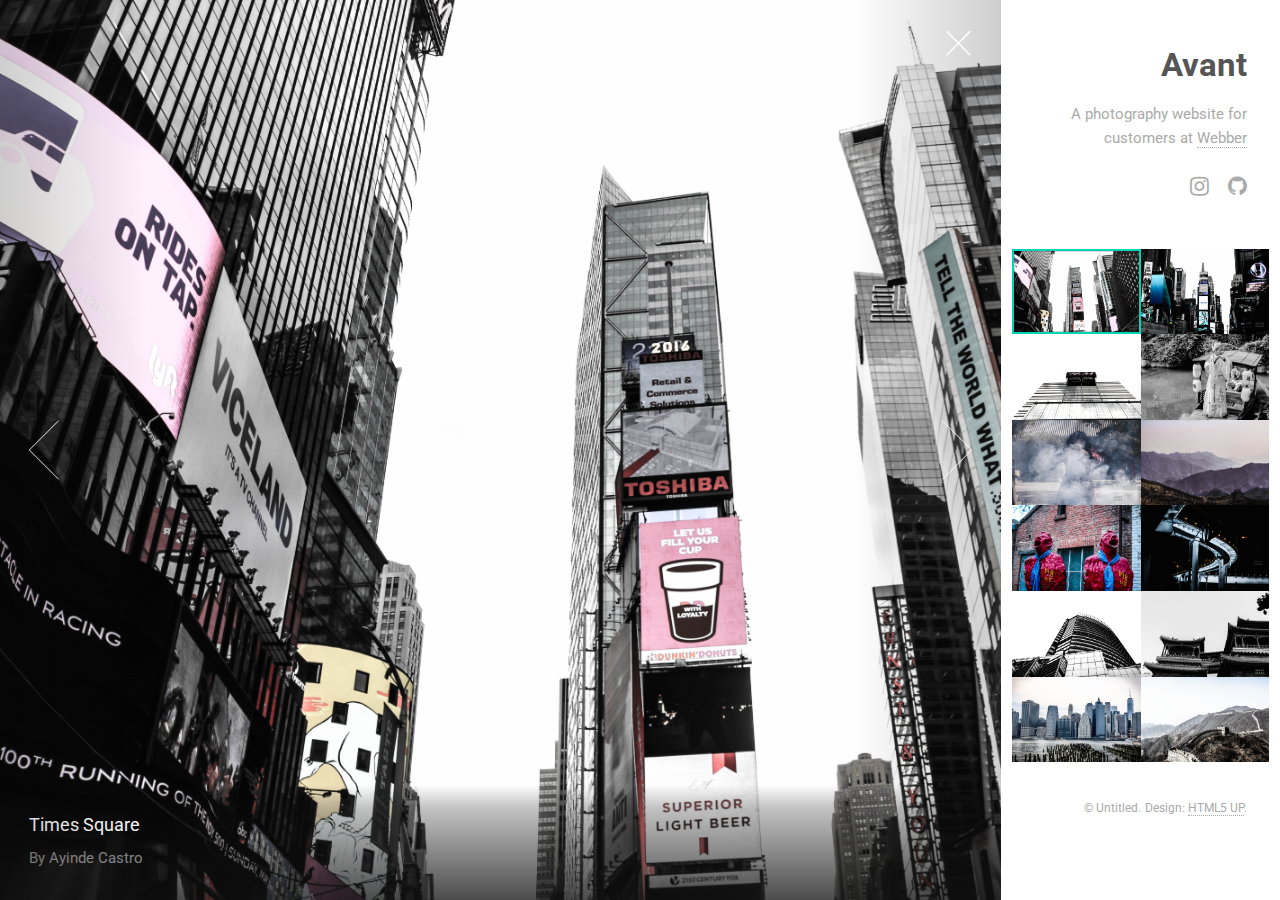
<file: LayoutOptions/AvantGarde/index.html>
<!DOCTYPE HTML>
<!--
	Lens by HTML5 UP
	html5up.net | @ajlkn
	Free for personal and commercial use under the CCA 3.0 license (html5up.net/license)
-->
<html>
	<head>
		<title>Avant for Webber</title>
		<meta charset="utf-8" />
		<meta name="viewport" content="width=device-width, initial-scale=1" />
		<!--[if lte IE 8]><script src="assets/js/ie/html5shiv.js"></script><![endif]-->
		<link rel="stylesheet" href="assets/css/main.css" />
		<!--[if lte IE 8]><link rel="stylesheet" href="assets/css/ie8.css" /><![endif]-->
		<!--[if lte IE 9]><link rel="stylesheet" href="assets/css/ie9.css" /><![endif]-->
		<noscript><link rel="stylesheet" href="assets/css/noscript.css" /></noscript>
	</head>
	<body class="is-loading-0 is-loading-1 is-loading-2">

		<!-- Main -->
			<div id="main">

				<!-- Header -->
					<header id="header">
						<h1>Avant</h1>
						<p>A photography website for customers at <a href="https://webberwebsites.github.io/Webber.github.io/">Webber</a></p>
						<ul class="icons">
							
							<li><a href="https://instagram.com/avantgarde.nyc " target="_blank" class="icon fa-instagram"><span class="label">Instagram</span></a></li>
							<li><a href="https://github.com/Ayindecastro/AyindeCastro-ComputerScience-Projects" class="icon fa-github"><span class="label">Github</span></a></li>
					
						</ul>
					</header>

				<!-- Thumbnail -->
					<section id="thumbnails">
						<article>
							<a class="thumbnail" href="images/fulls/pic1.jpg" data-position="left center"><img src="images/fulls/pic1.jpg" alt="" /></a>
							<h2>Times Square</h2>
							<p> By Ayinde Castro</p>
						</article>
						<article>
							<a class="thumbnail" href="images/fulls/pic2.jpg"><img src="images/fulls/pic2.jpg" alt="" /></a>
							<h2>Times Square</h2>
							<p> By Ayinde Castro</p>
						</article>
						<article>
							<a class="thumbnail" href="images/fulls/pic3.jpg" data-position="top center"><img src="images/fulls/pic3.jpg" alt="" /></a>
							<h2> Building</h2>
							<p> By Ayinde Castro</p>
						</article>
						<article>
							<a class="thumbnail" href="images/fulls/pic4.jpg"><img src="images/fulls/pic4.jpg" alt="" /></a>
							<h2>Flute Plauer</h2>
							<p> By Ayinde Castro</p>
						</article>
						<article>
							<a class="thumbnail" href="images/fulls/pic5.jpg" data-position="top center"><img src="images/fulls/pic5.jpg" alt="" /></a>
							<h2>Prayers</h2>
				            <p>By Ayinde Castro</p>
						</article>
						<article>
							<a class="thumbnail" href="images/fulls/pic6.jpg"><img src="images/fulls/pic6.jpg" alt="" /></a>
							<h2>The Great Wall of China</h2>
						  <p> By Ayinde Castro</p>
						</article>
						<article>
							<a class="thumbnail" href="images/fulls/pic7.jpg"><img src="images/fulls/pic7.jpg" alt="" /></a>
							<h2>Scream</h2>
							<p>By Ayinde Castro</p>
						</article>
						<article>
							<a class="thumbnail" href="images/fulls/pic8.jpg"><img src="images/fulls/pic8.jpg" alt="" /></a>
							<h2>Ultralight Beam</h2>
							<p>By Ayinde Castro</p>
						</article>
						<article>
							<a class="thumbnail" href="images/fulls/pic9.jpg"><img src="images/fulls/pic9.jpg" alt="" /></a>
							<h2>Building</h2>
							<p>By Ayinde Castro</p>
						</article>
						<article>
							<a class="thumbnail" href="images/fulls/pic10.jpg"><img src="images/fulls/pic10.jpg" alt="" /></a>
							<h2>Pagoda</h2>
							<p>By Ayinde Castro</p>
						</article>
						<article>
							<a class="thumbnail" href="images/fulls/pic11.jpg"><img src="images/fulls/pic11.jpg" alt="" /></a>
							<h2>NYC skyline</h2>
							<p>By Ayinde Castro</p>
						</article>
						<article>
							<a class="thumbnail" href="images/fulls/pic12.jpg"><img src="images/fulls/pic12.jpg" alt="" /></a>
							<h2>The Great Wall of China</h2>
							<p>By Ayinde Castro</p>
						</article>
					</section>

				<!-- Footer -->
					<footer id="footer">
						<ul class="copyright">
							<li>&copy; Untitled.</li><li>Design: <a href="http://html5up.net">HTML5 UP</a>.</li>
						</ul>
					</footer>

			</div>

		<!-- Scripts -->
			<script src="assets/js/jquery.min.js"></script>
			<script src="assets/js/skel.min.js"></script>
			<!--[if lte IE 8]><script src="assets/js/ie/respond.min.js"></script><![endif]-->
			<script src="assets/js/main.js"></script>

	</body>
</html>
</file>
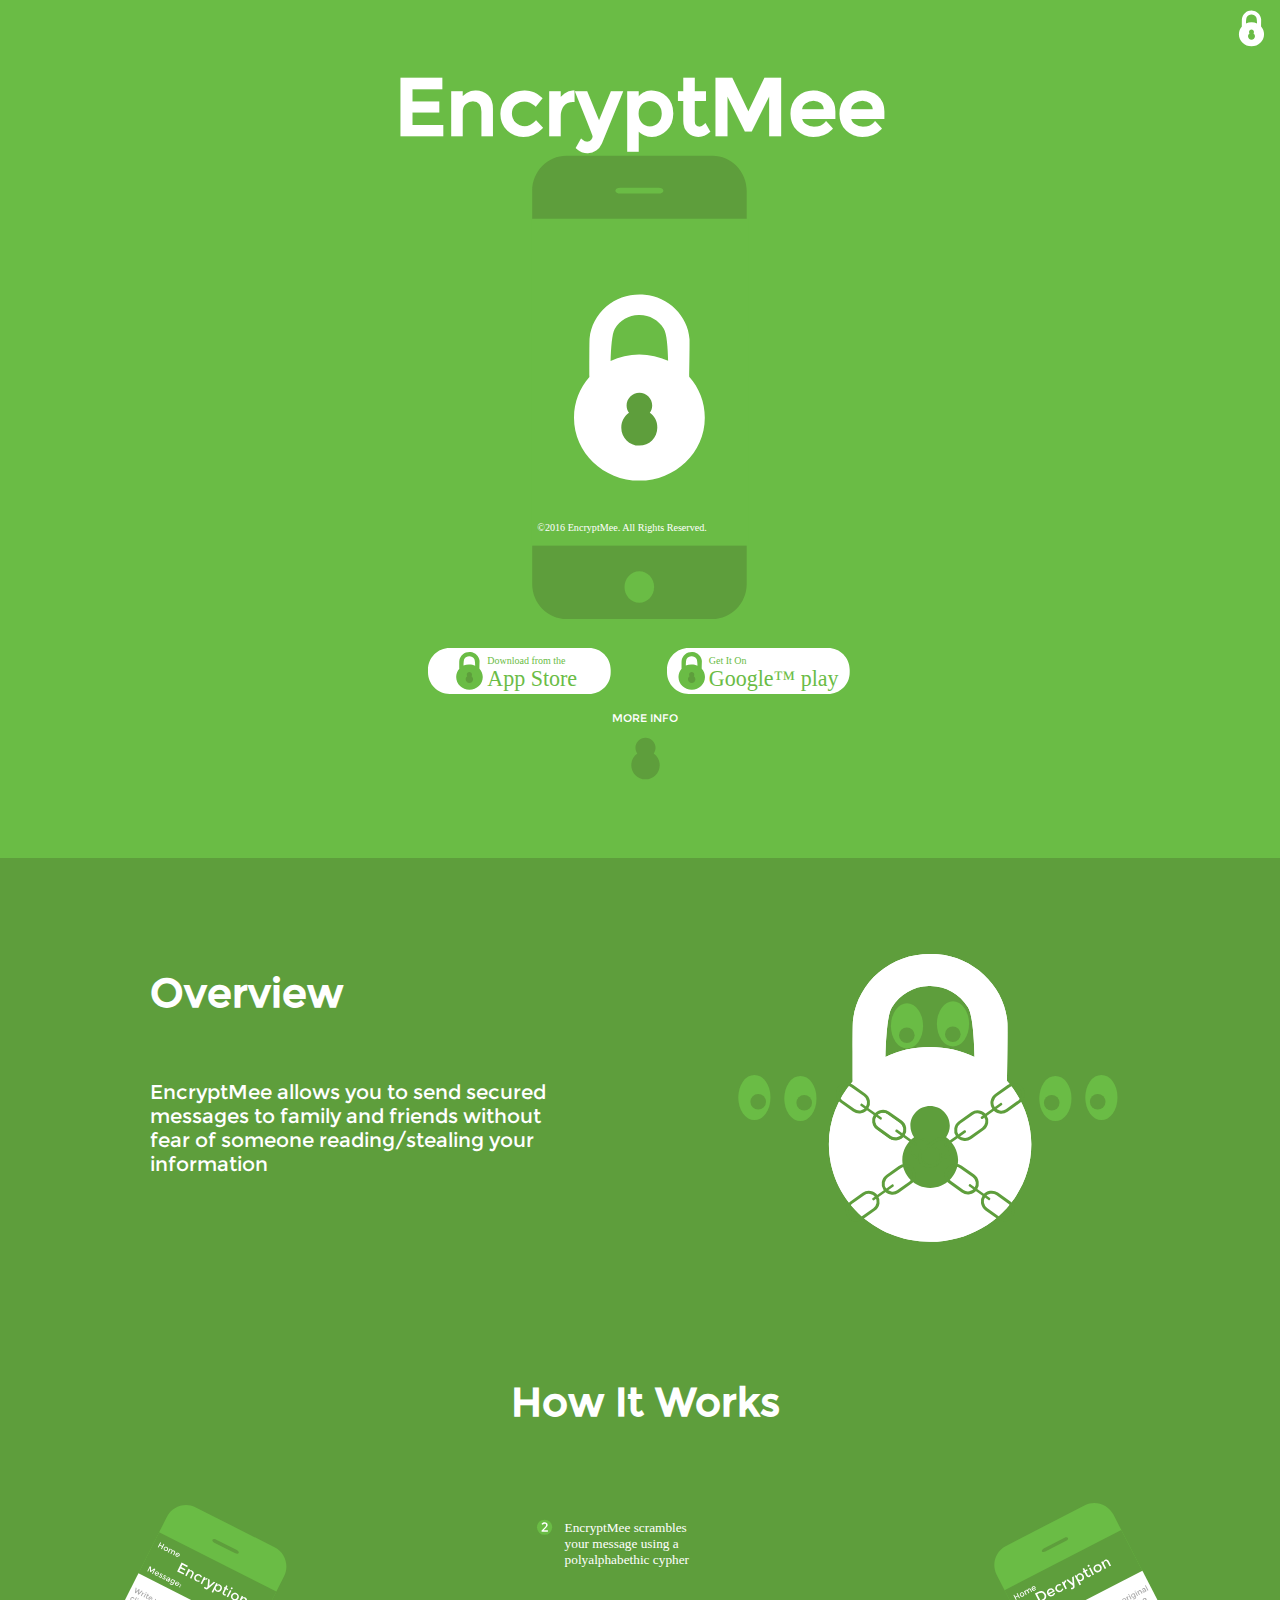
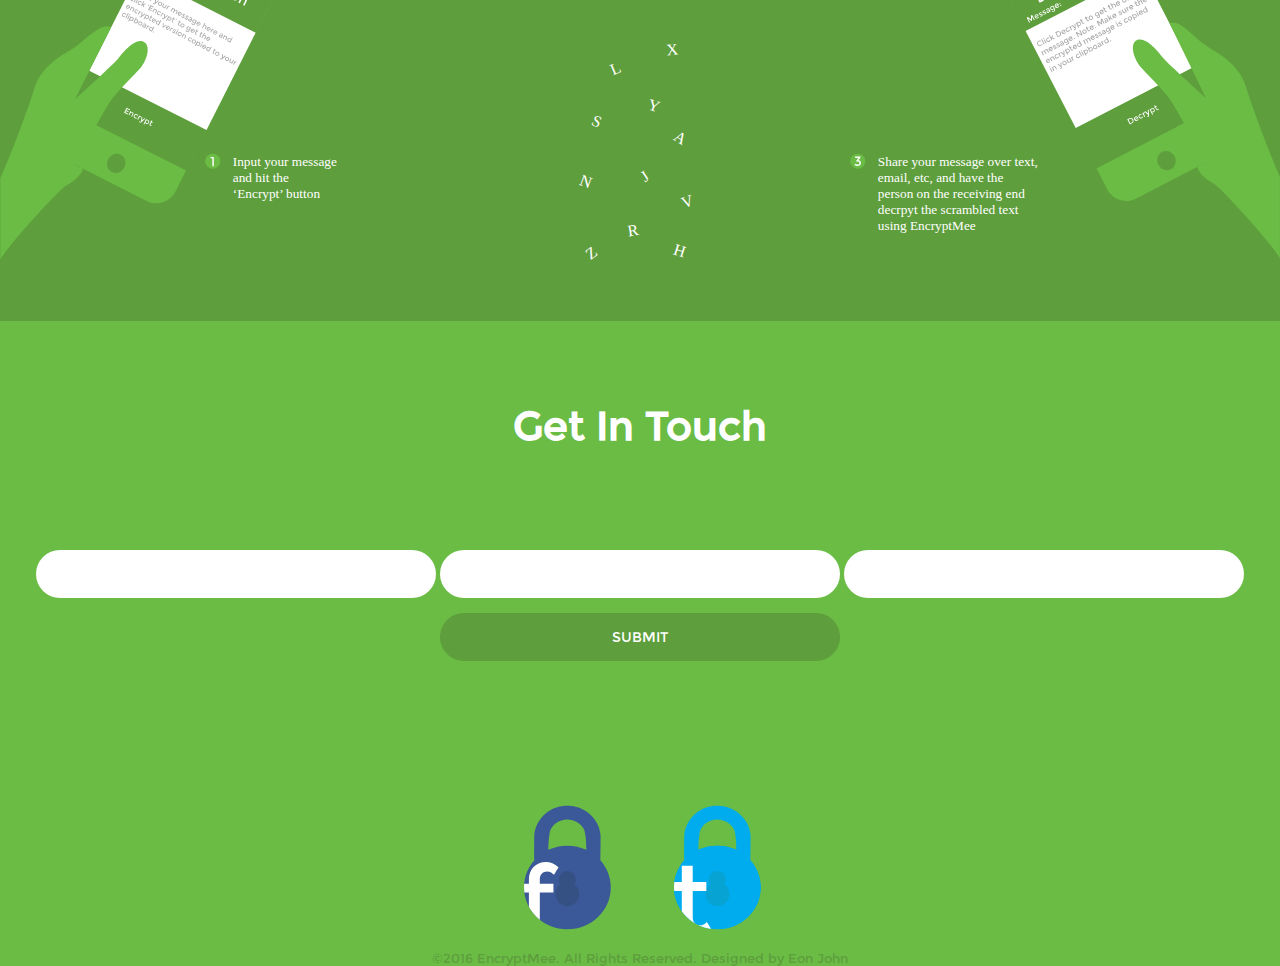
<file: LayoutOptions/Bizz/index.html>
<!DOCTYPE html>
<html >
  <head>
    <meta charset="UTF-8">
    <title>EncryptMee | Developed By Robert Vitali</title>
    
    <link rel='shortcut icon' type='image/x-icon' href='favicon.ico' />
    
    
        <link rel="stylesheet" href="css/style.css">

    
    
    
  </head>

  <body >
  <header class="site-header">
  <nav>
    <button class="dropdown-trigger" type="button">
      <span class="nav-icon"></span>
    </button>
    <div class="dropdown-nav">
      <a class="nav-item smoothScroll" href="#home">Home</a>
      <a class="nav-item smoothScroll" href="#more-info">Overview</a>
      <a class="nav-item smoothScroll" href="#how-it-works">How It Works</a>
      <a class="nav-item smoothScroll" href="#contact-rob">Get In Touch</a>
    </div>
  </nav>
</header>
 <! Home section starts-->
 <section id="home" class="home"> 
<h1 style="margin-top:10px;">EncryptMee</h1>
 
<div    class="center-buttons" >
 <img style="  max-width: 25em;
     display:block; margin: 0 auto; text-align:center;margin-top:-5em;" src="img/home.svg"/>
<apple>
<a href="https://itunes.apple.com/us/app/encryptmee/id1112796000?mt=8" target="_blank"><img src="img/apple.svg"/></a>  </apple>
<android><a href=""  ><img src="img/google.svg"/></a> </android>
</div>
<div id="scrolldown" >
  <p>More Info</p>
    <a href="#more-info" class="smoothScroll">
  <div class="mouse">
    <span></span>
      </div></a>
</div>
 </section>

   <! Home section ends-->  
      <! More-Info section starts--> 
     <section id="more-info" class="more-info" style="    max-width: 1000px;
" >
      <h2>Overview</h2>
      <div class="left-column"> <p> EncryptMee allows you to send secured messages to family and friends without fear of someone reading/stealing your information</p> </div>
      <div  class="right-column" style="   margin-top: -8em;
" ><p><img width="100%"  max-width="200px" src="img/screenshot.svg"></p></div >
       
    
       
  </section> 
   <section id="how-it-works"   style="margin-top:20em; margin-bottom:3em;" >
   
    
      <div  ><h2 style="background-color:transparent; text-align:center;">How It Works</h2> </div >
      <img style="padding:none;margin:0; width:100%;" src="img/hiw.svg"/>  
  </section> 

 <! More-Info section ends--> 
 <! Contact section starts--> 
<section id="contact-rob" class="contact">
<h1 style="text-align:center; font-size:40px; color:#fff; margin-top:2em;">Get In Touch</h1>
<form action="?" method="POST">

  <input type="text" placeholder="Name" name="name" required>

  <input type="email" placeholder="Email" name="email" required>

  <input  placeholder="Message" name="message" required></input>



  <input type="submit" type="submit" name="send" value="submit">

</form>
 <p id=“feedback”><?php echo $feedback;?></p>
</section>

 <! Contact section ends--> 


<! Footer starts--> 
<footer>

    <div class="footer-fixed" ><a href="put your facebook link here"> 
<img  src="img/facebook.svg"/></a><a href="put your twitter link here" ><img  src="img/twitter.svg"/></a>
      <p>©2016 <a href="index.html">EncryptMee</a>. All Rights Reserved. Designed by <a href="http://www.eonjohn.me"  target="_blank" >Eon John</a></p>

    </div>
 
</footer>
<! Footer ends--> 

<script type="text/javascript" src="js/jquery-2.2.0.min.js"></script>
 <script type="text/javascript" src="js/smoothscroll.js"></script>
    <script type="text/javascript">
     var global_nav = {
  
  init:function(){
    
    // if trigger is clicked...
    $('.dropdown-trigger').click(function(e){
      
      // prevent default behaviour
      e.preventDefault();
      
      // prevent bubbling
      e.stopPropagation();
      
      // toggle selected styling
      $(this).toggleClass('selected');
      
      // toggle the display of the dropdown navigation
      $('.dropdown-nav') .fadeIn( "fast", function() {
    // Animation complete
  }).toggleClass('open');

    });
    
    // if the dropdown navigation is clicked...
    $('.dropdown-nav').click(function(e){
      
      // prevent bubbling
      e.stopPropagation();
    });
    
    // if the document is clicked...
    $(document).click(function(){
      
      // remove selected styling
      $('.dropdown-trigger').removeClass('selected open');
      
      // remove the visibility of the dropdown navigation
      $('.dropdown-nav').removeClass('open').fadeOut( "fast", function() {
    // Animation complete
  });
    });
  }
}

global_nav.init(); 

    </script>

    
 
  </body>
</html>
</file>
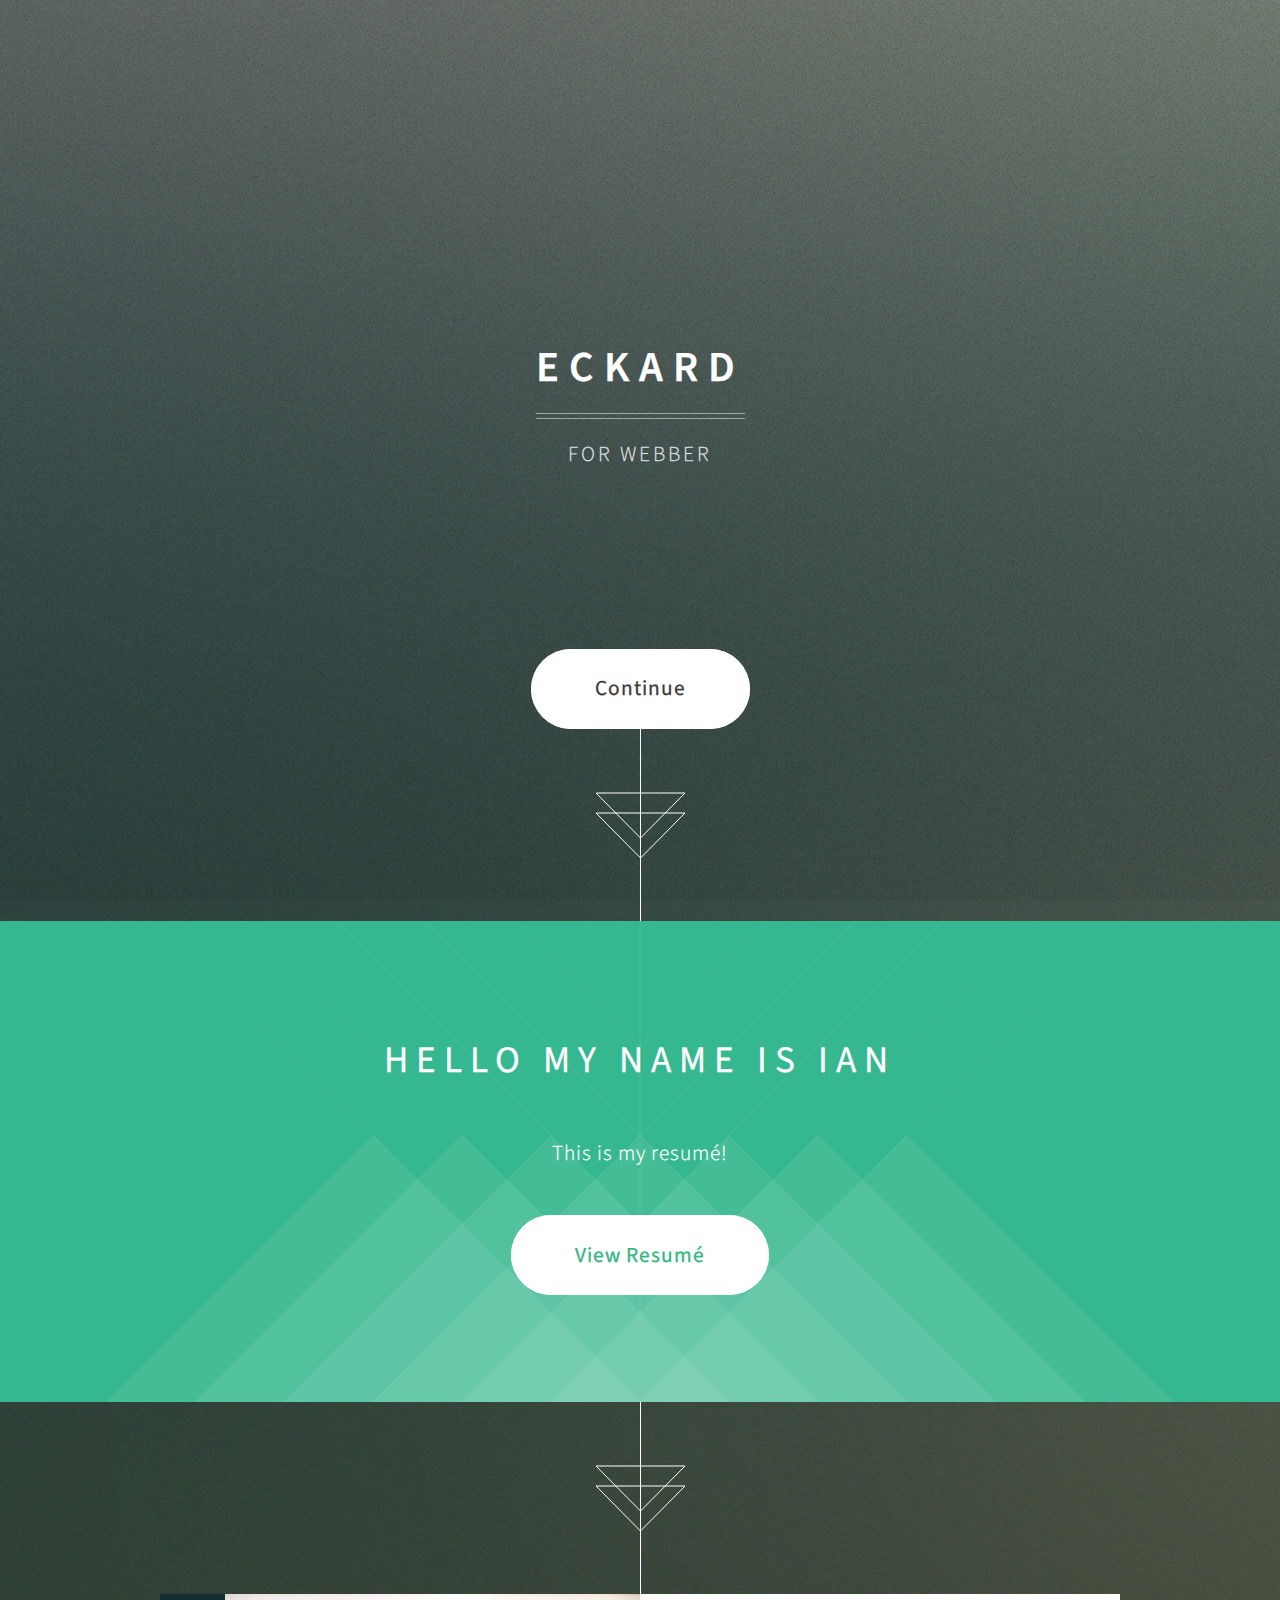
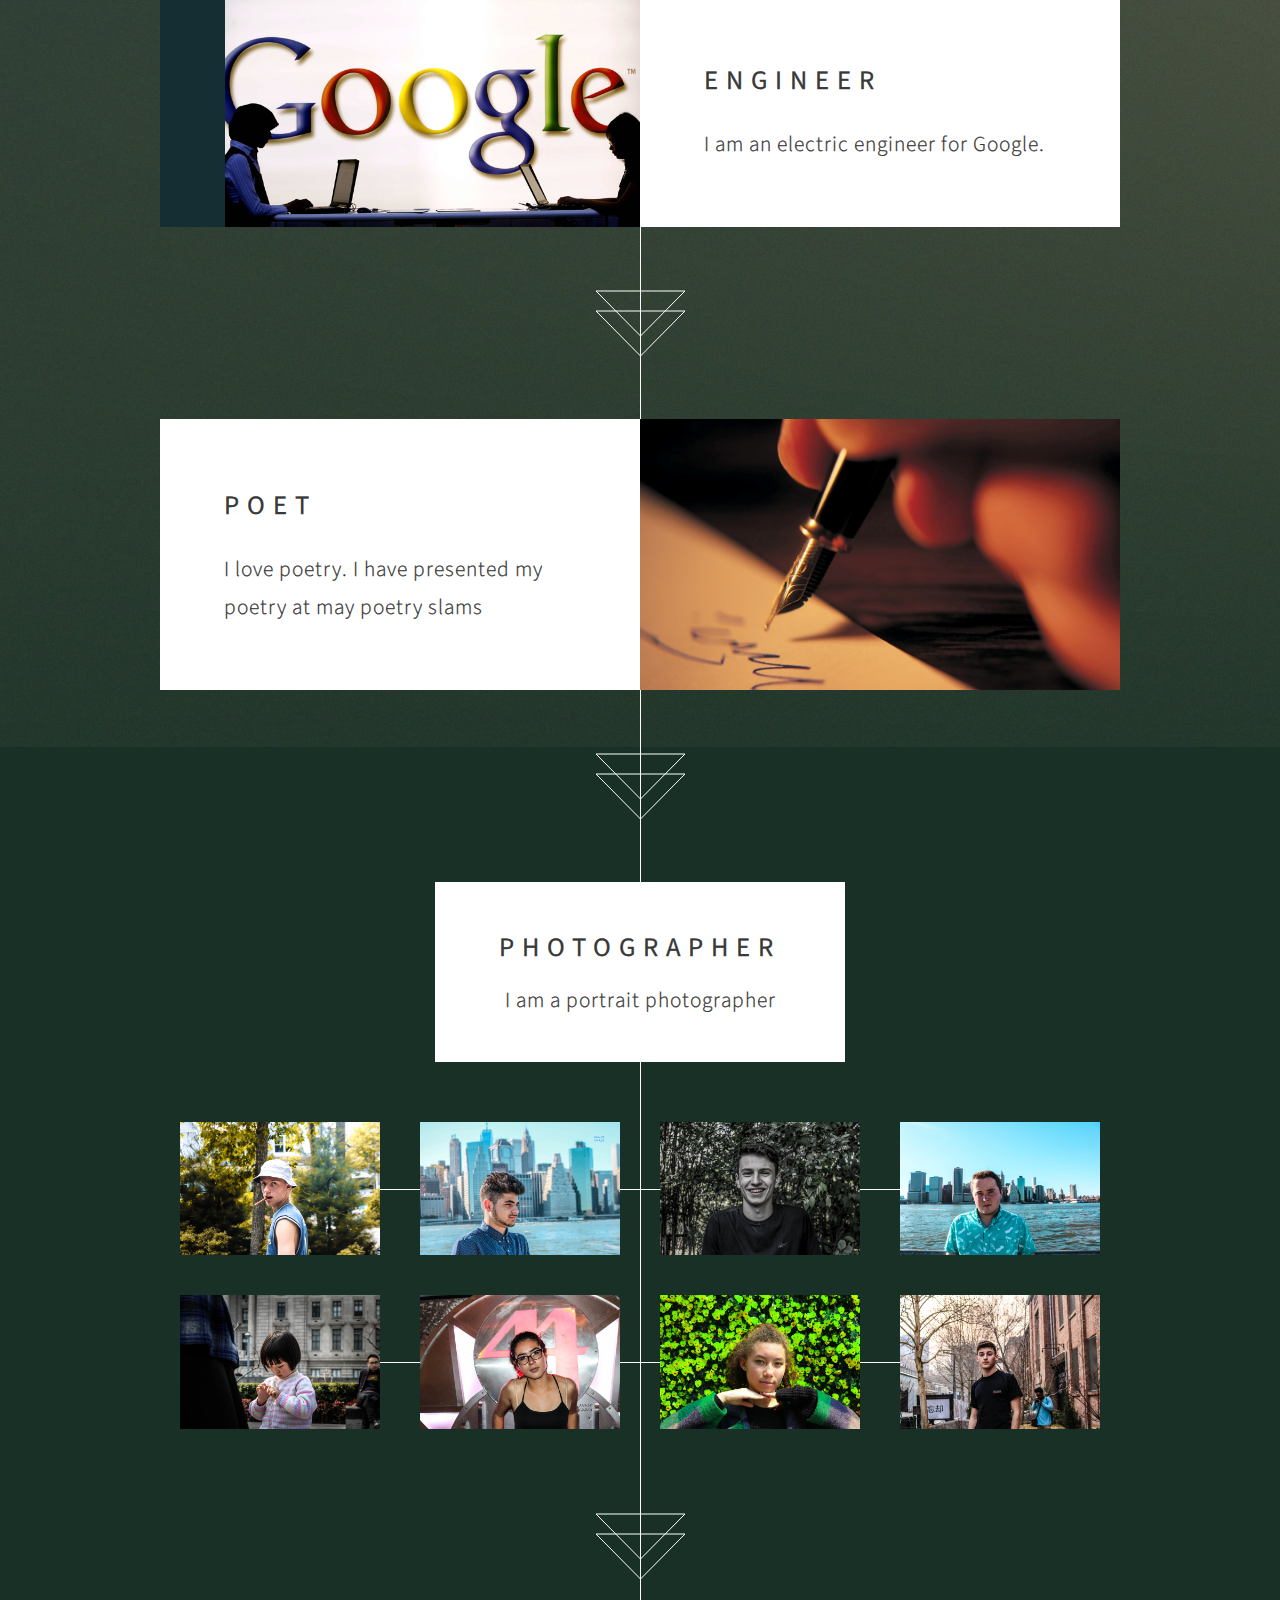
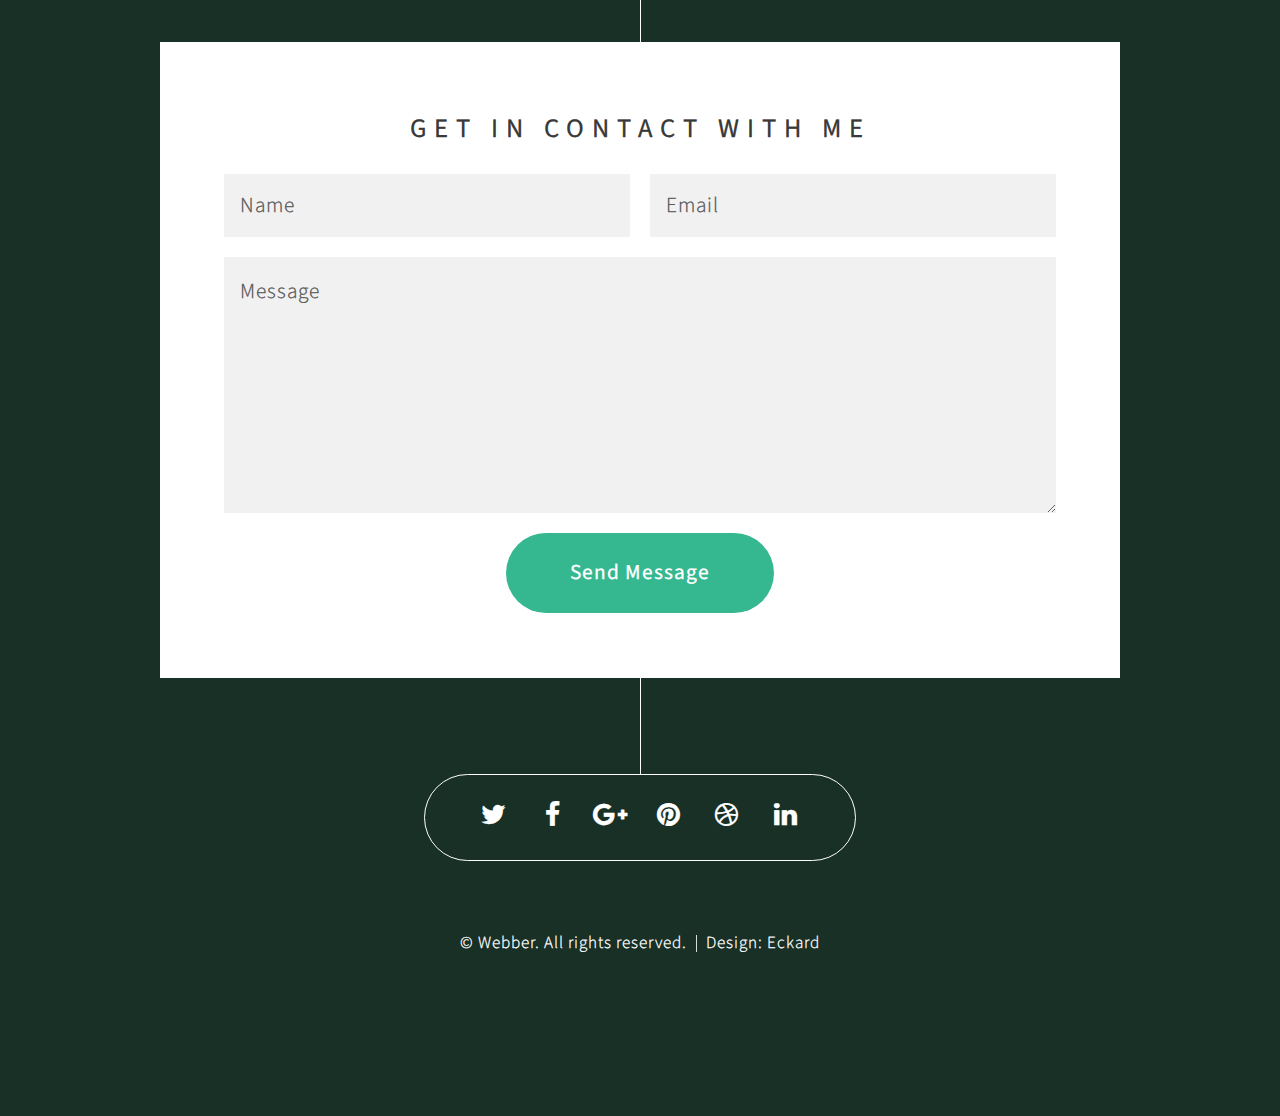
<file: LayoutOptions/Eckard/index.html>
<!DOCTYPE HTML>
<!--
	Overflow by HTML5 UP
	html5up.net | @ajlkn
	Free for personal and commercial use under the CCA 3.0 license (html5up.net/license)
-->
<html>
	<head>
		<title>Eckard for Webber</title>
		<meta charset="utf-8" />
		<meta name="viewport" content="width=device-width, initial-scale=1" />
		<!--[if lte IE 8]><script src="assets/js/ie/html5shiv.js"></script><![endif]-->
		<link rel="stylesheet" href="assets/css/main.css" />
		<!--[if lte IE 8]><link rel="stylesheet" href="assets/css/ie8.css" /><![endif]-->
	</head>
	<body>

		<!-- Header -->
			<section id="header">
				<header>
					<h1>Eckard</h1>
					<p>For Webber</p>
				</header>
				<footer>
					<a href="#banner" class="button style2 scrolly-middle">Continue</a>
				</footer>
			</section>

		<!-- Banner -->
			<section id="banner">
				<header>
					<h2>Hello My Name is Ian</h2>
				</header>
				<p>This is my resumé!</p>
				<footer>
					<a href="#first" class="button style2 scrolly">View Resumé</a>
				</footer>
			</section>

		<!-- Feature 1 -->
			<article id="first" class="container box style1 right">
				<a href="#" class="image fit"><img src="images/fulls/googleEngineer.jpg" alt="" /></a>
				<div class="inner">
					<header>
						<h2>Engineer</h2>
					</header>
					<p>I am an electric engineer for Google. </p>
				</div>
			</article>

		<!-- Feature 2 -->
			<article class="container box style1 left">
				<a href="#" class="image fit"><img src="images/fulls/poetryhand.jpg" alt="" /></a>
				<div class="inner">
					<header>
						<h2>Poet</h2>
					</header>
					<p>I love poetry. I have presented my poetry at may poetry slams</p>
				</div>
			</article>

		<!-- Portfolio -->
			<article class="container box style2">
				<header>
					<h2>Photographer</h2>
					<p>I am a portrait photographer </p>
				</header>
				<div class="inner gallery">
					<div class="row 0%">
						<div class="3u 12u(mobile)"><a href="images/fulls/eli.jpg" class="image fit"><img src="images/fulls/eli.jpg" alt="" title="Eli" /></a></div>
						<div class="3u 12u(mobile)"><a href="images/fulls/coletta.jpg" class="image fit"><img src="images/fulls/coletta.jpg" alt="" title="Matthew" /></a></div>
						<div class="3u 12u(mobile)"><a href="images/fulls/ian.jpg" class="image fit"><img src="images/fulls/ian.jpg" alt="" title="Ian" /></a></div>
						<div class="3u 12u(mobile)"><a href="images/fulls/joseph.jpg" class="image fit"><img src="images/fulls/joseph.jpg" alt="" title="Joseph" /></a></div>
					</div>
					<div class="row 0%">
						<div class="3u 12u(mobile)"><a href="images/fulls/littlegirl.jpg" class="image fit"><img src="images/fulls/littlegirl.jpg" alt="" title="Sarah" /></a></div>
						<div class="3u 12u(mobile)"><a href="images/fulls/ellie.jpg" class="image fit"><img src="images/fulls/ellie.jpg" alt="" title="Ellie" /></a></div>
						<div class="3u 12u(mobile)"><a href="images/fulls/georgia.jpg" class="image fit"><img src="images/fulls/georgia.jpg" alt="" title="Georgia" /></a></div>
						<div class="3u 12u(mobile)"><a href="images/fulls/dylan.jpg" class="image fit"><img src="images/fulls/dylan.jpg" alt="" title="Dylan" /></a></div>
					</div>
				</div>
			</article>

		<!-- Contact -->
			<article class="container box style3">
				<header>
					<h2>Get in contact with me</h2>
					
				</header>
				<form method="post" action="#">
					<div class="row 50%">
						<div class="6u 12u$(mobile)"><input type="text" class="text" name="name" placeholder="Name" /></div>
						<div class="6u$ 12u$(mobile)"><input type="text" class="text" name="email" placeholder="Email" /></div>
						<div class="12u$">
							<textarea name="message" placeholder="Message"></textarea>
						</div>
						<div class="12u$">
							<ul class="actions">
								<li><input type="submit" value="Send Message" /></li>
							</ul>
						</div>
					</div>
				</form>
			</article>

		<!-- Generic -->
		<!--
			<article class="container box style3">
				<header>
					<h2>Generic Box</h2>
					<p>Just a generic box. Nothing to see here.</p>
				</header>
				<section>
					<header>
						<h3>Paragraph</h3>
						<p>This is a subtitle</p>
					</header>
					<p>Phasellus nisl nisl, varius id <sup>porttitor sed pellentesque</sup> ac orci. Pellentesque
					habitant <strong>strong</strong> tristique <b>bold</b> et netus <i>italic</i> malesuada <em>emphasized</em> ac turpis egestas. Morbi
					leo suscipit ut. Praesent <sub>id turpis vitae</sub> turpis pretium ultricies. Vestibulum sit
					amet risus elit.</p>
				</section>
				<section>
					<header>
						<h3>Blockquote</h3>
					</header>
					<blockquote>Fringilla nisl. Donec accumsan interdum nisi, quis tincidunt felis sagittis eget.
					tempus euismod. Vestibulum ante ipsum primis in faucibus.</blockquote>
				</section>
				<section>
					<header>
						<h3>Divider</h3>
					</header>
					<p>Donec consectetur <a href="#">vestibulum dolor et pulvinar</a>. Etiam vel felis enim, at viverra
					ligula. Ut porttitor sagittis lorem, quis eleifend nisi ornare vel. Praesent nec orci
					facilisis leo magna. Cras sit amet urna eros, id egestas urna. Quisque aliquam
					tempus euismod. Vestibulum ante ipsum primis in faucibus orci luctus et ultrices
					posuere cubilia.</p>
					<hr />
					<p>Donec consectetur vestibulum dolor et pulvinar. Etiam vel felis enim, at viverra
					ligula. Ut porttitor sagittis lorem, quis eleifend nisi ornare vel. Praesent nec orci
					facilisis leo magna. Cras sit amet urna eros, id egestas urna. Quisque aliquam
					tempus euismod. Vestibulum ante ipsum primis in faucibus orci luctus et ultrices
					posuere cubilia.</p>
				</section>
				<section>
					<header>
						<h3>Unordered List</h3>
					</header>
					<ul class="default">
						<li>Donec consectetur vestibulum dolor et pulvinar. Etiam vel felis enim, at viverra ligula. Ut porttitor sagittis lorem, quis eleifend nisi ornare vel.</li>
						<li>Donec consectetur vestibulum dolor et pulvinar. Etiam vel felis enim, at viverra ligula. Ut porttitor sagittis lorem, quis eleifend nisi ornare vel.</li>
						<li>Donec consectetur vestibulum dolor et pulvinar. Etiam vel felis enim, at viverra ligula. Ut porttitor sagittis lorem, quis eleifend nisi ornare vel.</li>
						<li>Donec consectetur vestibulum dolor et pulvinar. Etiam vel felis enim, at viverra ligula. Ut porttitor sagittis lorem, quis eleifend nisi ornare vel.</li>
					</ul>
				</section>
				<section>
					<header>
						<h3>Ordered List</h3>
					</header>
					<ol class="default">
						<li>Donec consectetur vestibulum dolor et pulvinar. Etiam vel felis enim, at viverra ligula. Ut porttitor sagittis lorem, quis eleifend nisi ornare vel.</li>
						<li>Donec consectetur vestibulum dolor et pulvinar. Etiam vel felis enim, at viverra ligula. Ut porttitor sagittis lorem, quis eleifend nisi ornare vel.</li>
						<li>Donec consectetur vestibulum dolor et pulvinar. Etiam vel felis enim, at viverra ligula. Ut porttitor sagittis lorem, quis eleifend nisi ornare vel.</li>
						<li>Donec consectetur vestibulum dolor et pulvinar. Etiam vel felis enim, at viverra ligula. Ut porttitor sagittis lorem, quis eleifend nisi ornare vel.</li>
					</ol>
				</section>
				<section>
					<header>
						<h3>Table</h3>
					</header>
					<div class="table-wrapper">
						<table class="default">
							<thead>
								<tr>
									<th>ID</th>
									<th>Name</th>
									<th>Description</th>
									<th>Price</th>
								</tr>
							</thead>
							<tbody>
								<tr>
									<td>45815</td>
									<td>Something</td>
									<td>Ut porttitor sagittis lorem quis nisi ornare.</td>
									<td>29.99</td>
								</tr>
								<tr>
									<td>24524</td>
									<td>Nothing</td>
									<td>Ut porttitor sagittis lorem quis nisi ornare.</td>
									<td>19.99</td>
								</tr>
								<tr>
									<td>45815</td>
									<td>Something</td>
									<td>Ut porttitor sagittis lorem quis nisi ornare.</td>
									<td>29.99</td>
								</tr>
								<tr>
									<td>24524</td>
									<td>Nothing</td>
									<td>Ut porttitor sagittis lorem quis nisi ornare.</td>
									<td>19.99</td>
								</tr>
							</tbody>
							<tfoot>
								<tr>
									<td colspan="3"></td>
									<td>100.00</td>
								</tr>
							</tfoot>
						</table>
					</div>
				</section>
				<section>
					<header>
						<h3>Form</h3>
					</header>
					<form method="post" action="#">
						<div class="row">
							<div class="6u">
								<input class="text" type="text" name="name" id="name" value="" placeholder="John Doe" />
							</div>
							<div class="6u">
								<input class="text" type="text" name="email" id="email" value="" placeholder="johndoe@domain.tld" />
							</div>
						</div>
						<div class="row">
							<div class="12u">
								<select name="department" id="department">
									<option value="">Choose a department</option>
									<option value="1">Manufacturing</option>
									<option value="2">Administration</option>
									<option value="3">Support</option>
								</select>
							</div>
						</div>
						<div class="row">
							<div class="12u">
								<input class="text" type="text" name="subject" id="subject" value="" placeholder="Enter your subject" />
							</div>
						</div>
						<div class="row">
							<div class="12u">
								<textarea name="message" id="message" placeholder="Enter your message"></textarea>
							</div>
						</div>
						<div class="row">
							<div class="12u">
								<ul class="actions">
									<li><input type="submit" value="Submit" /></li>
									<li><input type="reset" class="style3" value="Clear Form" /></li>
								</ul>
							</div>
						</div>
					</form>
				</section>
			</article>
		-->

		<section id="footer">
			<ul class="icons">
				<li><a href="#" class="icon fa-twitter"><span class="label">Twitter</span></a></li>
				<li><a href="#" class="icon fa-facebook"><span class="label">Facebook</span></a></li>
				<li><a href="#" class="icon fa-google-plus"><span class="label">Google+</span></a></li>
				<li><a href="#" class="icon fa-pinterest"><span class="label">Pinterest</span></a></li>
				<li><a href="#" class="icon fa-dribbble"><span class="label">Dribbble</span></a></li>
				<li><a href="#" class="icon fa-linkedin"><span class="label">LinkedIn</span></a></li>
			</ul>
			<div class="copyright">
				<ul class="menu">
					<li>&copy; Webber. All rights reserved.</li><li>Design: Eckard</li>
				</ul>
			</div>
		</section>

		<!-- Scripts -->
			<script src="assets/js/jquery.min.js"></script>
			<script src="assets/js/jquery.scrolly.min.js"></script>
			<script src="assets/js/jquery.poptrox.min.js"></script>
			<script src="assets/js/skel.min.js"></script>
			<script src="assets/js/util.js"></script>
			<!--[if lte IE 8]><script src="assets/js/ie/respond.min.js"></script><![endif]-->
			<script src="assets/js/main.js"></script>

	</body>
</html>
</file>
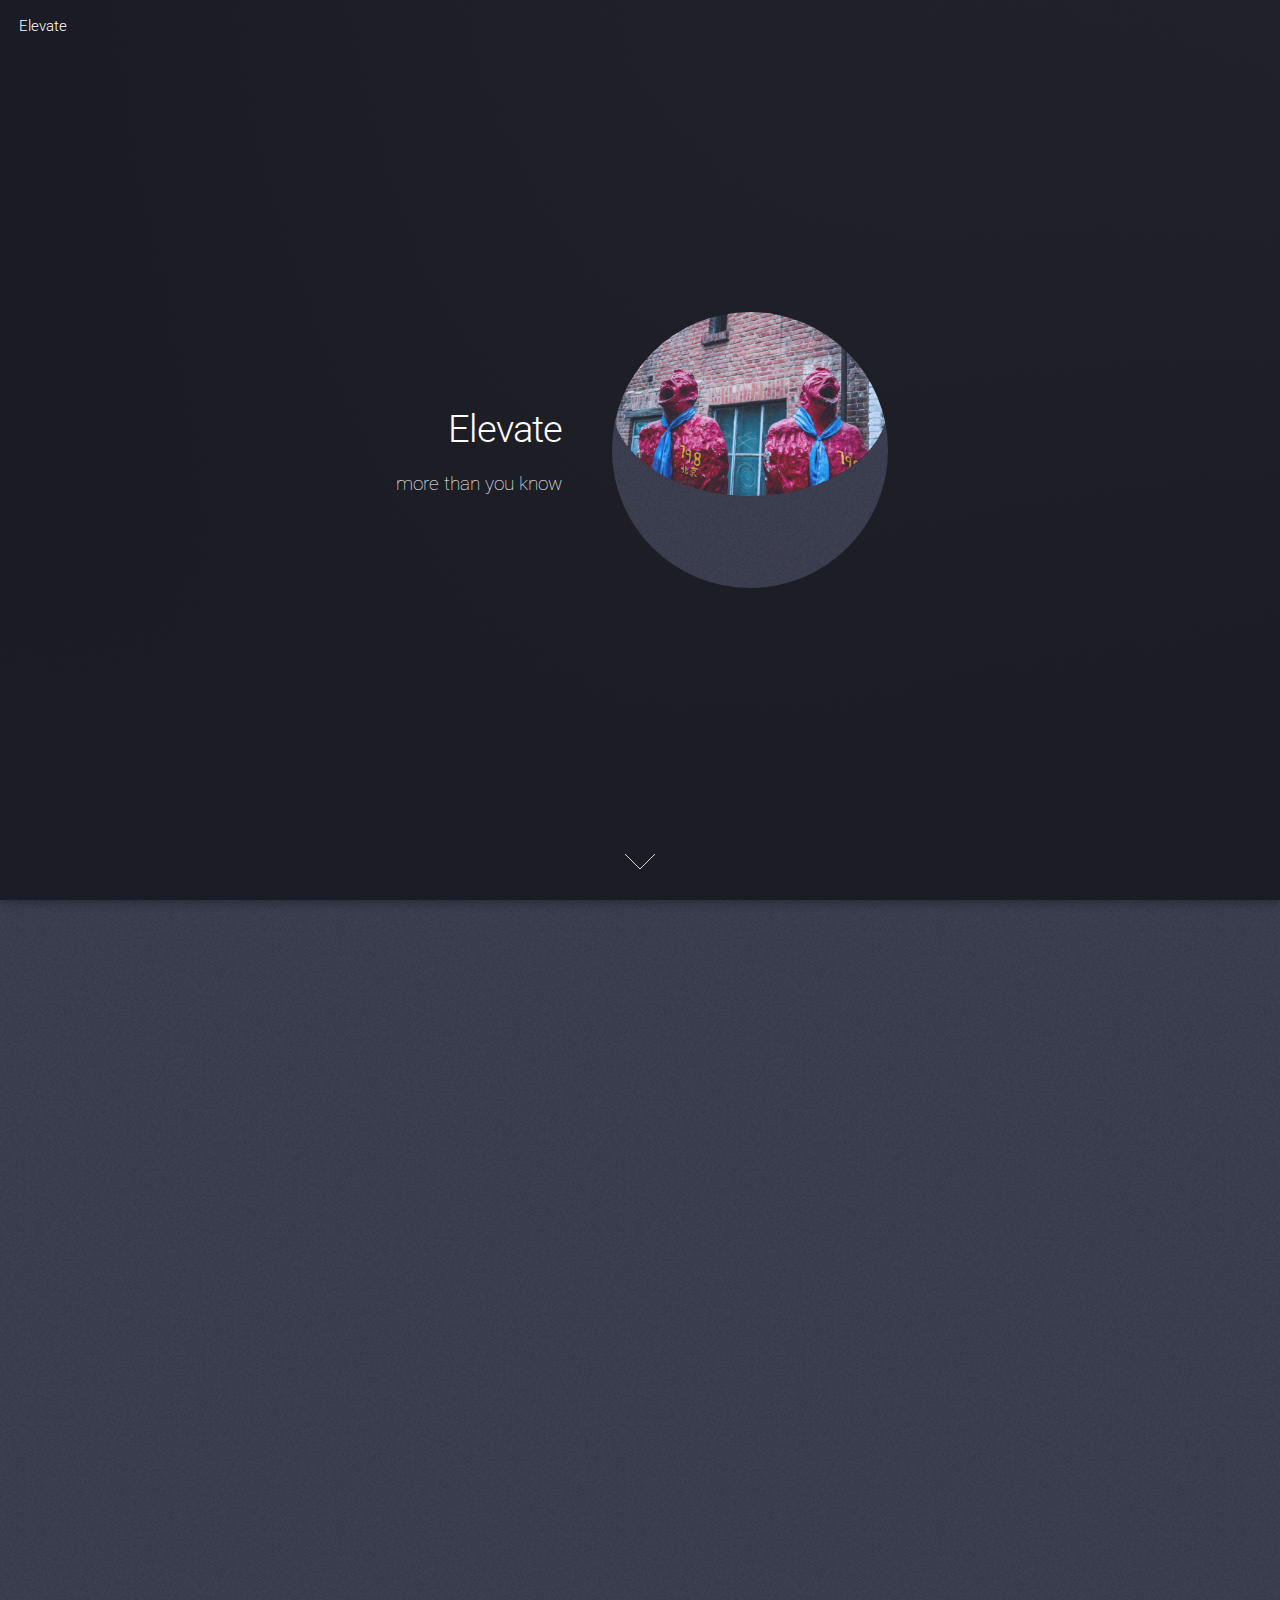
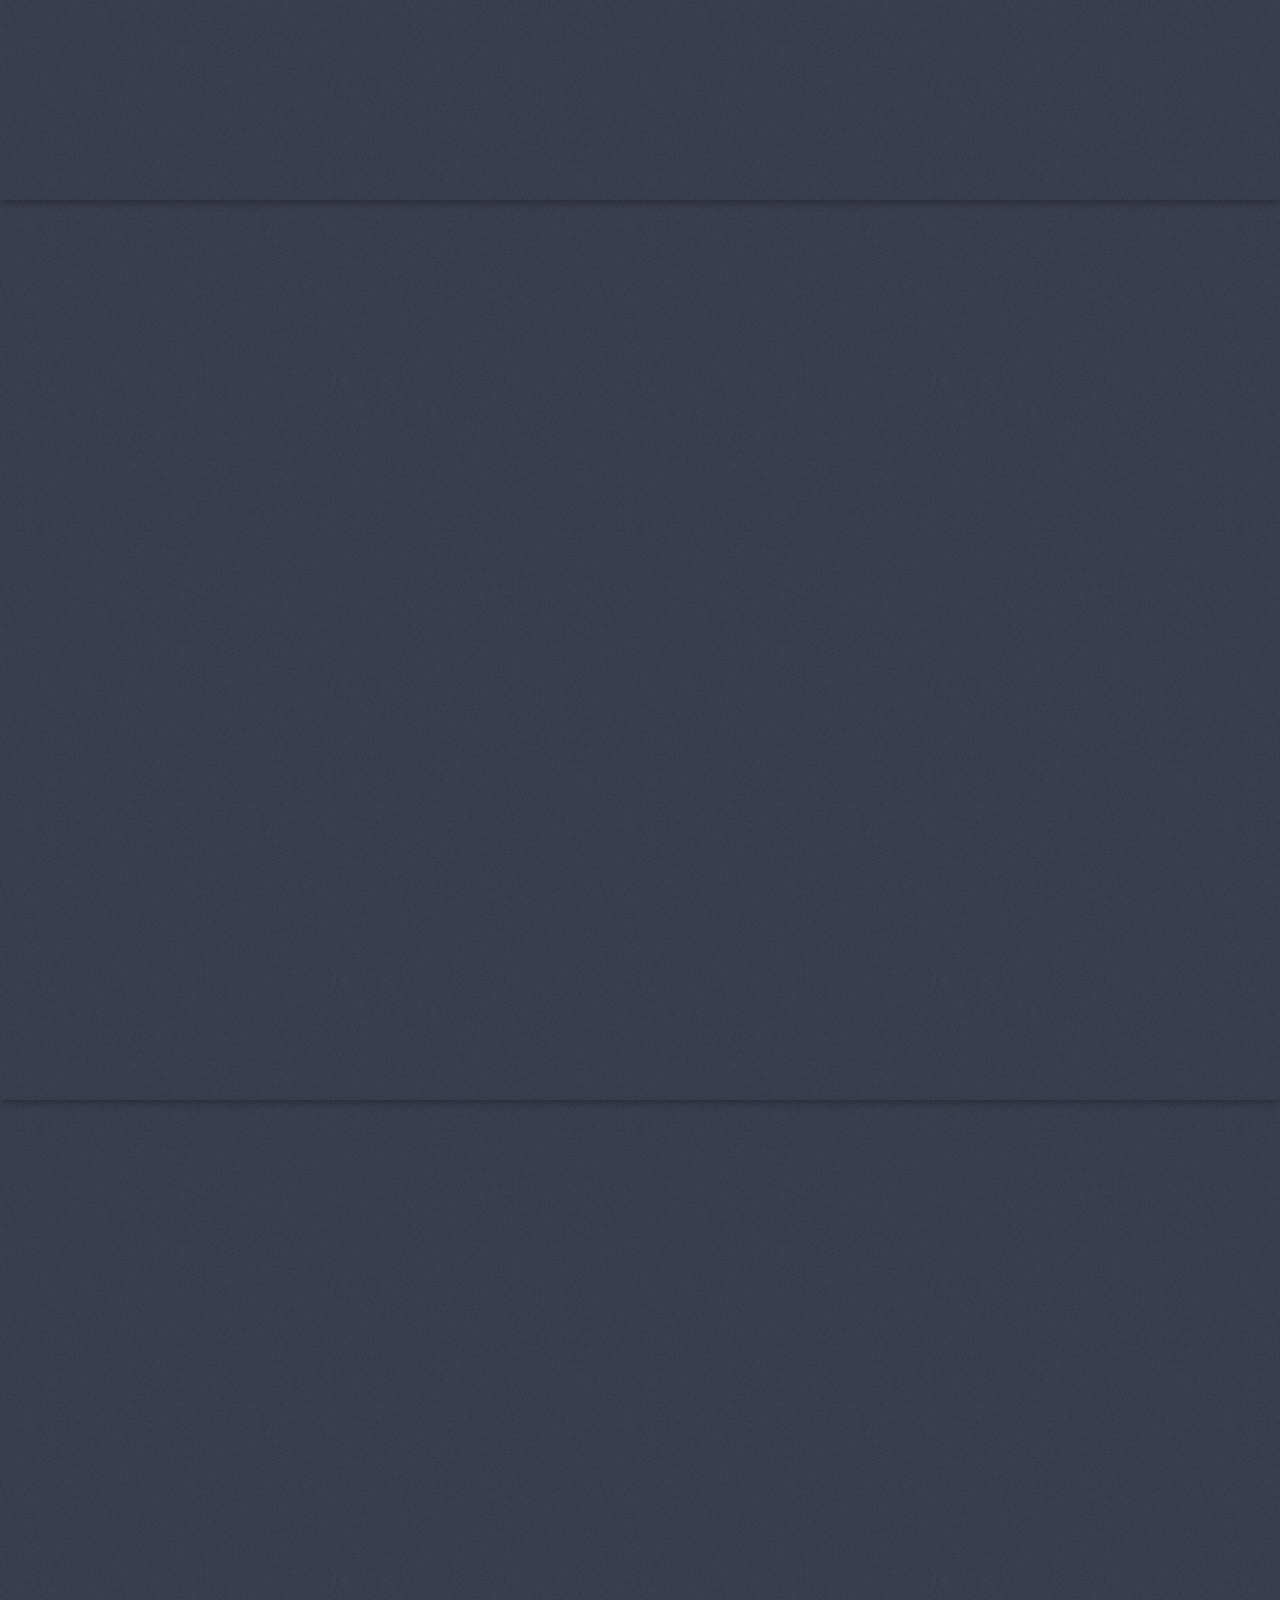
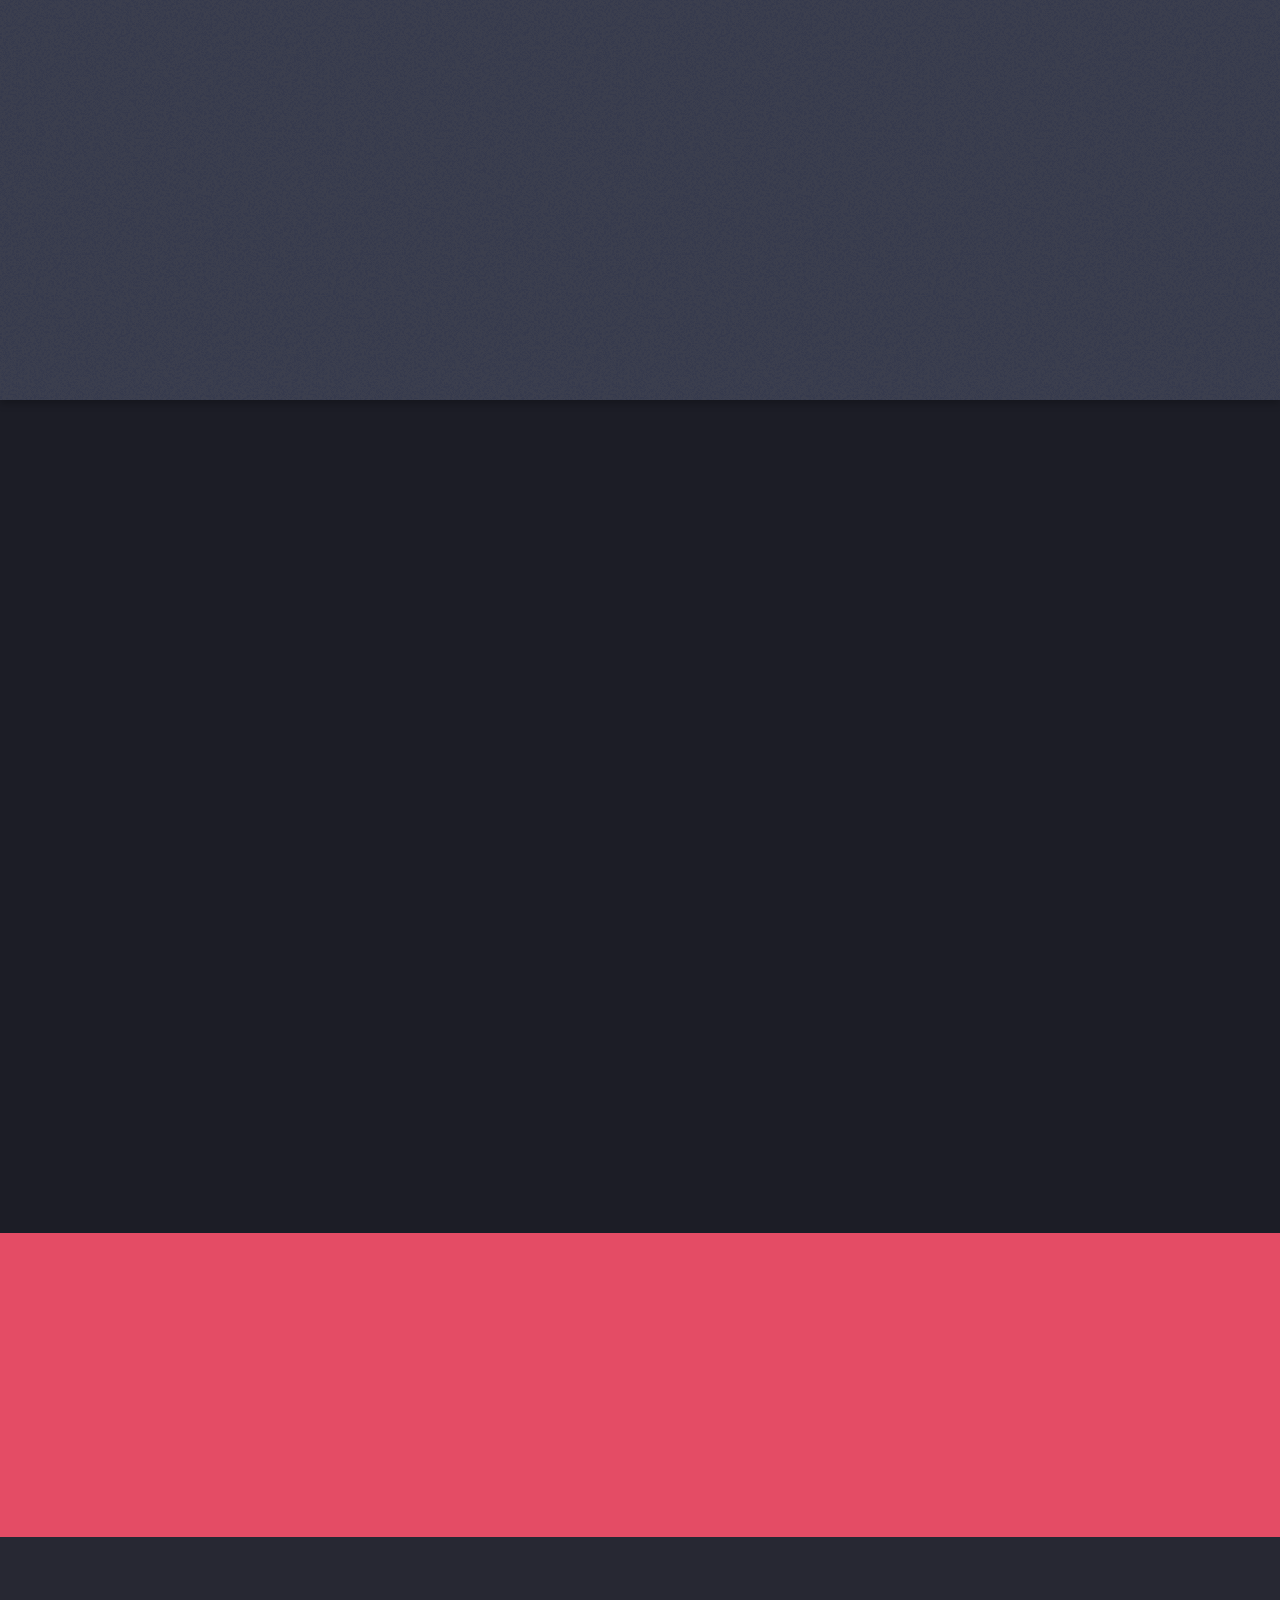
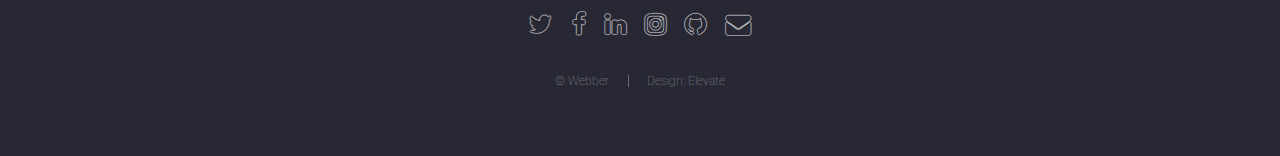
<file: LayoutOptions/Elevate/index.html>
<!DOCTYPE HTML>
<!--
	Landed by HTML5 UP
	html5up.net | @ajlkn
	Free for personal and commercial use under the CCA 3.0 license (html5up.net/license)
-->
<html>
	<head>
		<title>Elevate for Webber</title>
		<meta charset="utf-8" />
		<meta name="viewport" content="width=device-width, initial-scale=1" />
		<!--[if lte IE 8]><script src="assets/js/ie/html5shiv.js"></script><![endif]-->
		<link rel="stylesheet" href="assets/css/main.css" />
		<!--[if lte IE 9]><link rel="stylesheet" href="assets/css/ie9.css" /><![endif]-->
		<!--[if lte IE 8]><link rel="stylesheet" href="assets/css/ie8.css" /><![endif]-->
	</head>
	<body class="landing">
		<div id="page-wrapper">

			<!-- Header -->
				<header id="header">
					<h1 id="logo"><a href="index.html">Elevate</a></h1>
					<nav id="nav">
					
					</nav>
				</header>

			<!-- Banner -->
				<section id="banner">
					<div class="content">
						<header>
							<h2>Elevate</h2>
							<p>more than you know</p>
						</header>
						<span class="image"><img src="images/pic7.jpg" alt="" /></span>
					</div>
					<a href="#one" class="goto-next scrolly">Next</a>
				</section>

			<!-- One -->
				<section id="one" class="spotlight style1 bottom">
					<span class="image fit main"><img src="images/pic02.jpg" alt="" /></span>
					<div class="content">
						<div class="container">
							<div class="row">
								<div class="4u 12u$(medium)">
									<header>
										<h2>Johnsons Research Facilities</h2>
										<p>Where we discover the undiscovered.</p>
									</header>
								</div>
								<div class="4u 12u$(medium)">
									<p>Our motto is " We will find it"</p>
								</div>
								<div class="4u$ 12u$(medium)">
									<p>Join the team! You will learn a lot with your experience here</p>
								</div>
							</div>
						</div>
					</div>
					<a href="#two" class="goto-next scrolly">Next</a>
				</section>

			<!-- Two -->
				<section id="two" class="spotlight style2 right">
					<span class="image fit main"><img src="images/pic03.jpg" alt="" /></span>
					<div class="content">
						<header>
							<h2>Science is the the key to success</h2>
							<p>Our research facilities are the best of the best</p>
						</header>
						<p>We have twenty two research labs across the United States.</p>
						<ul class="actions">
							<li><a href="#" class="button">Learn More</a></li>
						</ul>
					</div>
					<a href="#three" class="goto-next scrolly">Next</a>
				</section>

			<!-- Three -->
				<section id="three" class="spotlight style3 left">
					<span class="image fit main bottom"><img src="images/pic04.jpg" alt="" /></span>
					<div class="content">
						<header>
							<h2>What we have discovered</h2>
							<p>We have discovered more meriodic elements</p>
						</header>
						<p>We combined Mercury with Beryllium.</p>
						<ul class="actions">
							<li><a href="#" class="button">Learn More</a></li>
						</ul>
					</div>
					<a href="#four" class="goto-next scrolly">Next</a>
				</section>

			<!-- Four -->
				<section id="four" class="wrapper style1 special fade-up">
					<div class="container">
						<header class="major">
							<h2>Johnson's research facilities</h2>
							<p></p>
						</header>
						<div class="box alt">
							<div class="row uniform">
								<section class="4u 6u(medium) 12u$(xsmall)">
									<span class="icon alt major fa-area-chart"></span>
									<h3>Charts</h3>
									<p>We will give you statistics on your progress. </p>
								</section>
								<section class="4u 6u$(medium) 12u$(xsmall)">
									<span class="icon alt major fa-comment"></span>
									<h3>Messages</h3>
									<p>You can message our staff if you have questions.</p>
								</section>
								<section class="4u$ 6u(medium) 12u$(xsmall)">
									<span class="icon alt major fa-flask"></span>
									<h3>Science</h3>
									<p> We promote new discoveries</p>
								</section>
								<section class="4u 6u$(medium) 12u$(xsmall)">
									<span class="icon alt major fa-paper-plane"></span>
									<h3>Email</h3>
									<p> You can email us to inquire about our services</p>
								</section>
								<section class="4u 6u(medium) 12u$(xsmall)">
									<span class="icon alt major fa-file"></span>
									<h3>Documents</h3>
									<p>We will write you personally.</p>
								</section>
								<section class="4u$ 6u$(medium) 12u$(xsmall)">
									<span class="icon alt major fa-lock"></span>
									<h3>Confedential</h3>
									<p>We are strictially confidential</p>
								</section>
							</div>
						</div>
						<footer class="major">
							<ul class="actions">
								<li><a href="#" class="button">Learn More</a></li>
							</ul>
						</footer>
					</div>
				</section>

			<!-- Five -->
				<section id="five" class="wrapper style2 special fade">
					<div class="container">
						<header>
							<h2>Contact us </h2>
							<p>We have personel waiting for your inquiry</p>
						</header>
						<form method="post" action="#" class="container 50%">
							<div class="row uniform 50%">
								<div class="8u 12u$(xsmall)"><input type="email" name="email" id="email" placeholder="Your Email Address" /></div>
								<div class="4u$ 12u$(xsmall)"><input type="submit" value="Get Started" class="fit special" /></div>
							</div>
						</form>
					</div>
				</section>

			<!-- Footer -->
				<footer id="footer">
					<ul class="icons">
						<li><a href="#" class="icon alt fa-twitter"><span class="label">Twitter</span></a></li>
						<li><a href="#" class="icon alt fa-facebook"><span class="label">Facebook</span></a></li>
						<li><a href="#" class="icon alt fa-linkedin"><span class="label">LinkedIn</span></a></li>
						<li><a href="#" class="icon alt fa-instagram"><span class="label">Instagram</span></a></li>
						<li><a href="#" class="icon alt fa-github"><span class="label">GitHub</span></a></li>
						<li><a href="#" class="icon alt fa-envelope"><span class="label">Email</span></a></li>
					</ul>
					<ul class="copyright">
						<li>&copy; Webber </li><li>Design: Elevate </li>
					</ul>
				</footer>

		</div>

		<!-- Scripts -->
			<script src="assets/js/jquery.min.js"></script>
			<script src="assets/js/jquery.scrolly.min.js"></script>
			<script src="assets/js/jquery.dropotron.min.js"></script>
			<script src="assets/js/jquery.scrollex.min.js"></script>
			<script src="assets/js/skel.min.js"></script>
			<script src="assets/js/util.js"></script>
			<!--[if lte IE 8]><script src="assets/js/ie/respond.min.js"></script><![endif]-->
			<script src="assets/js/main.js"></script>

	</body>
</html>
</file>
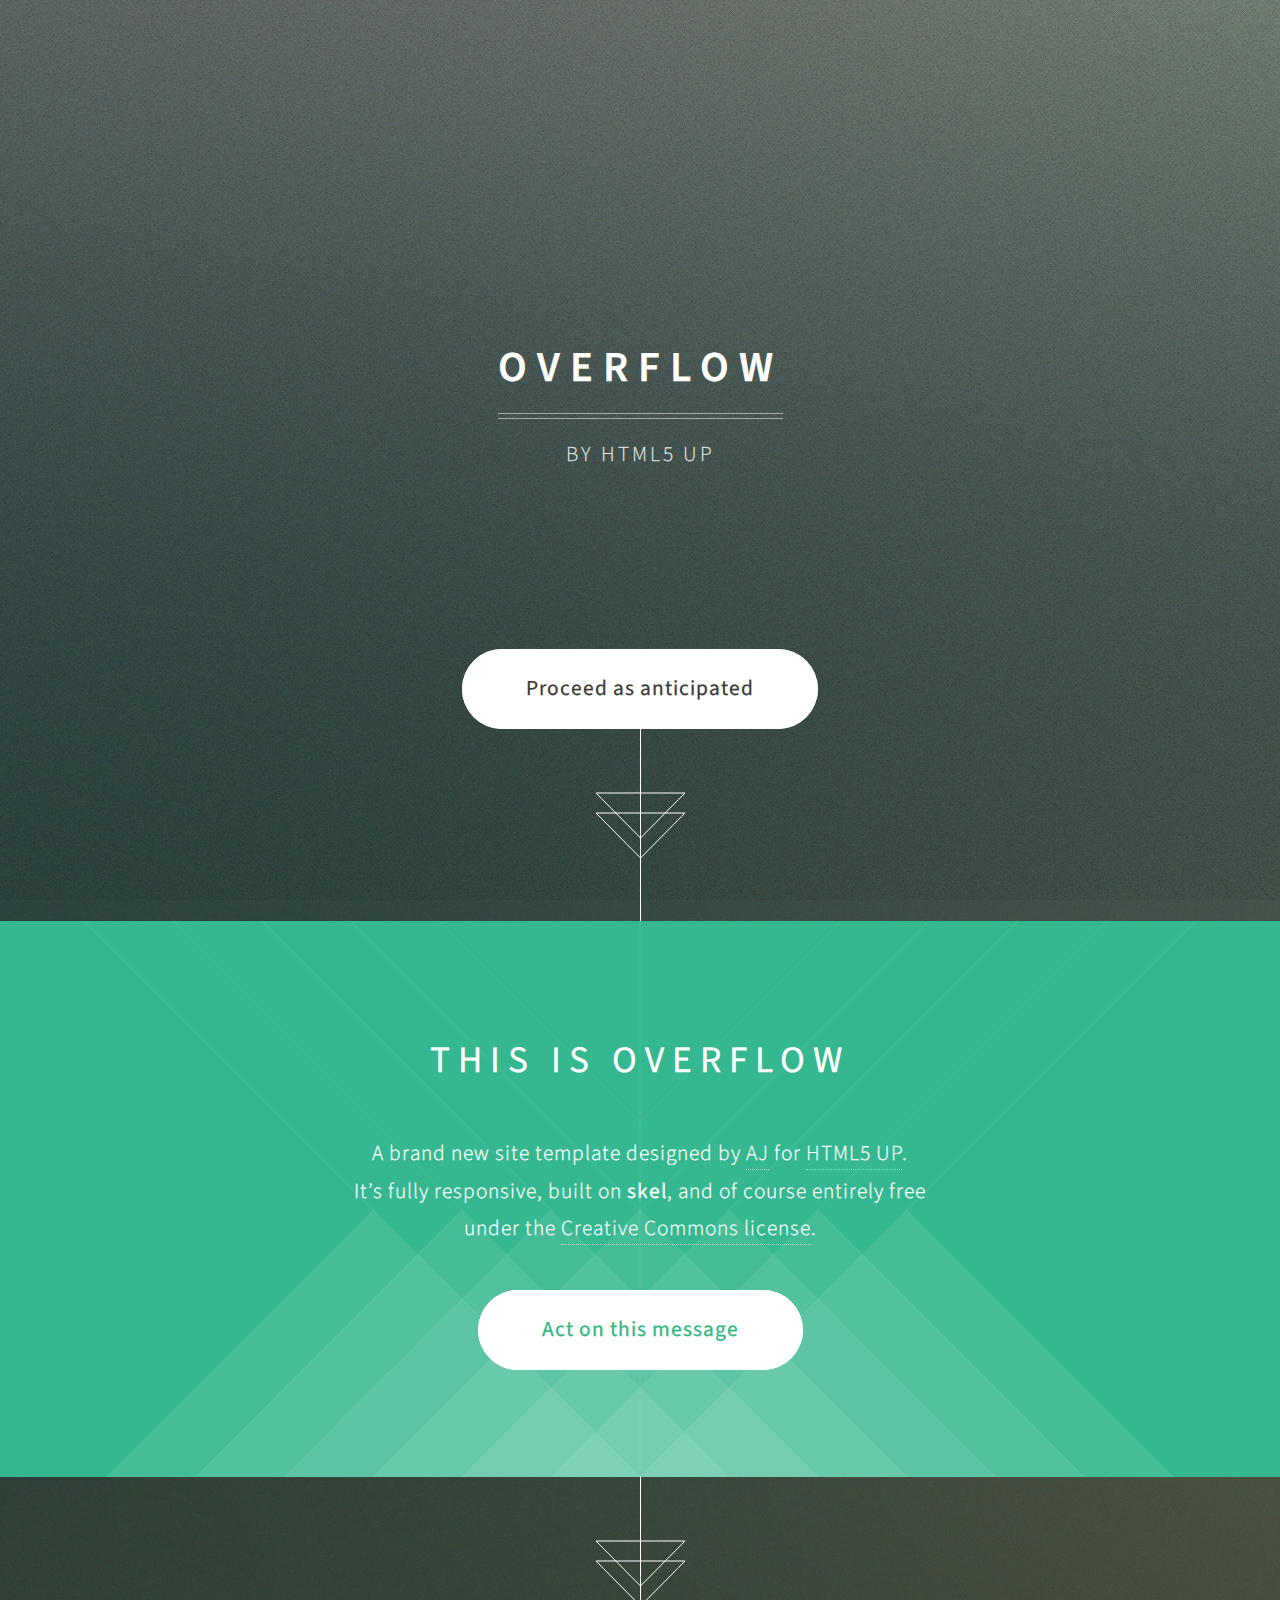
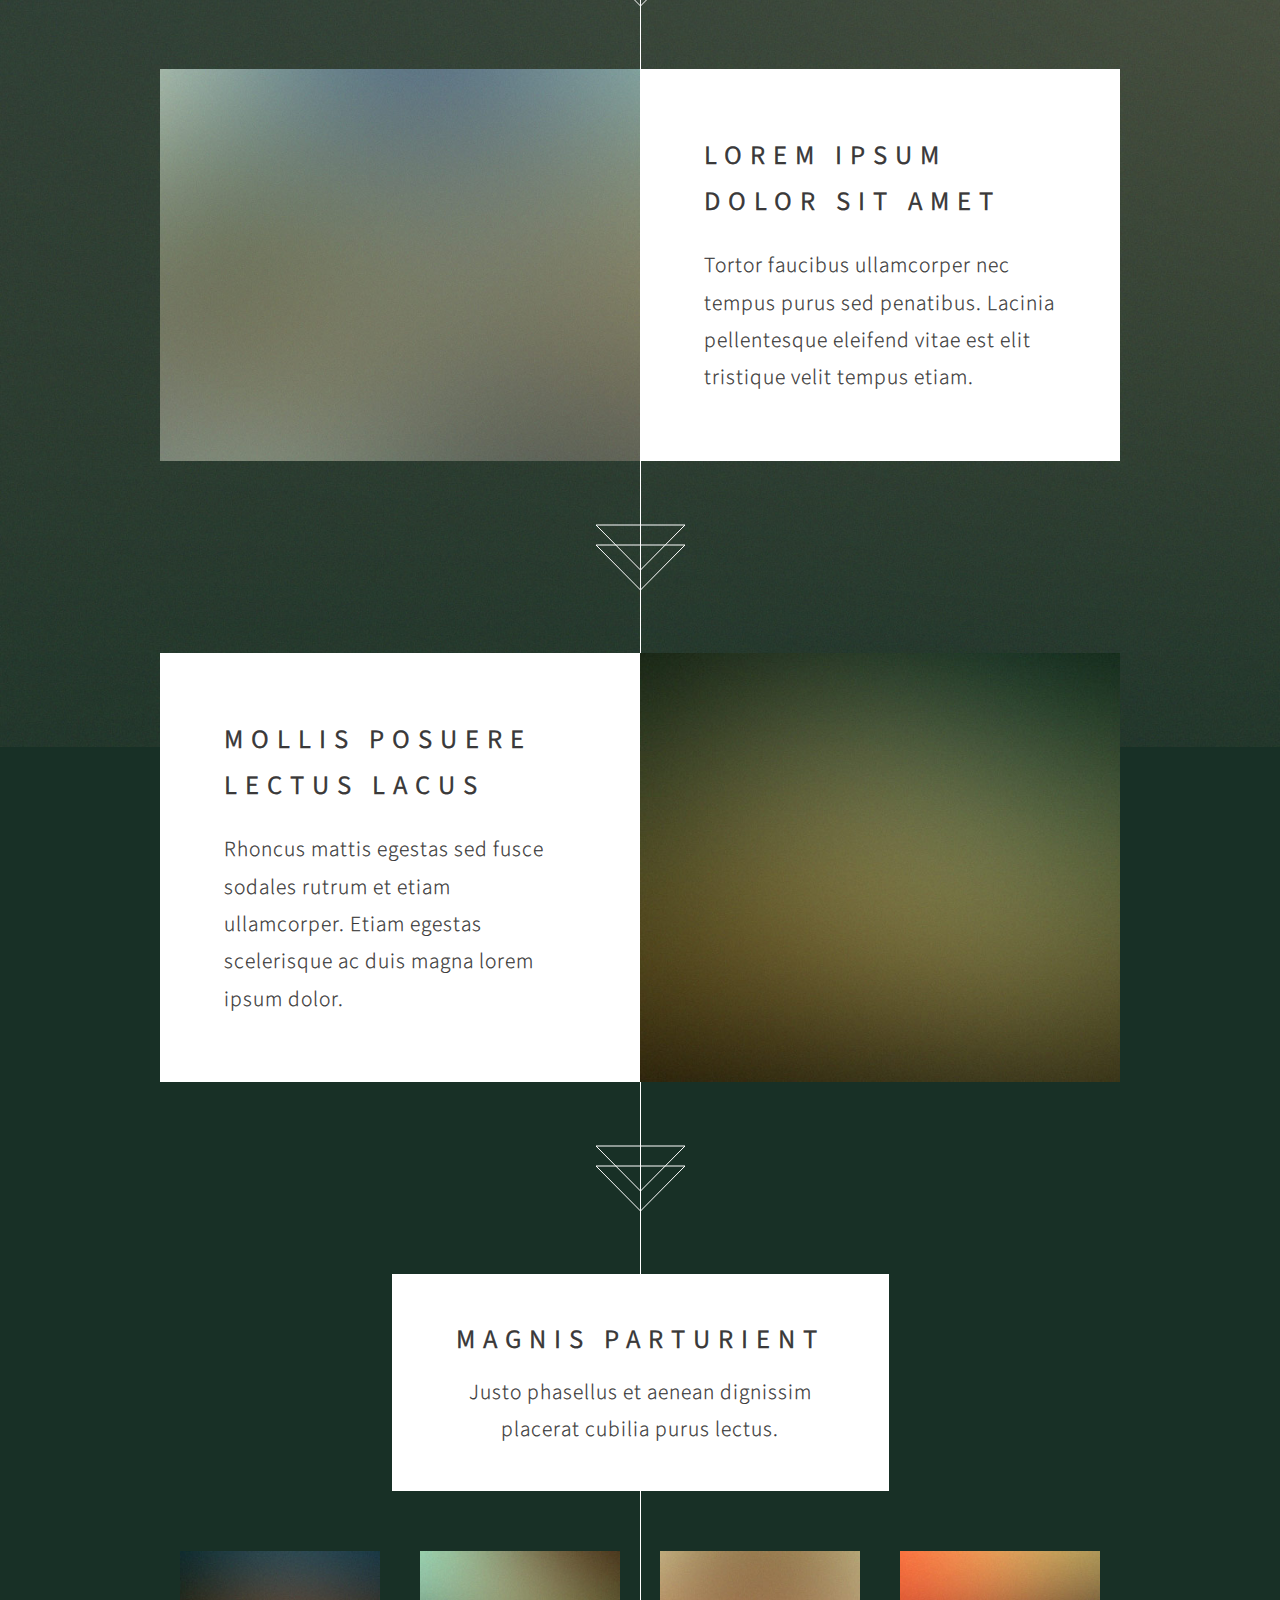
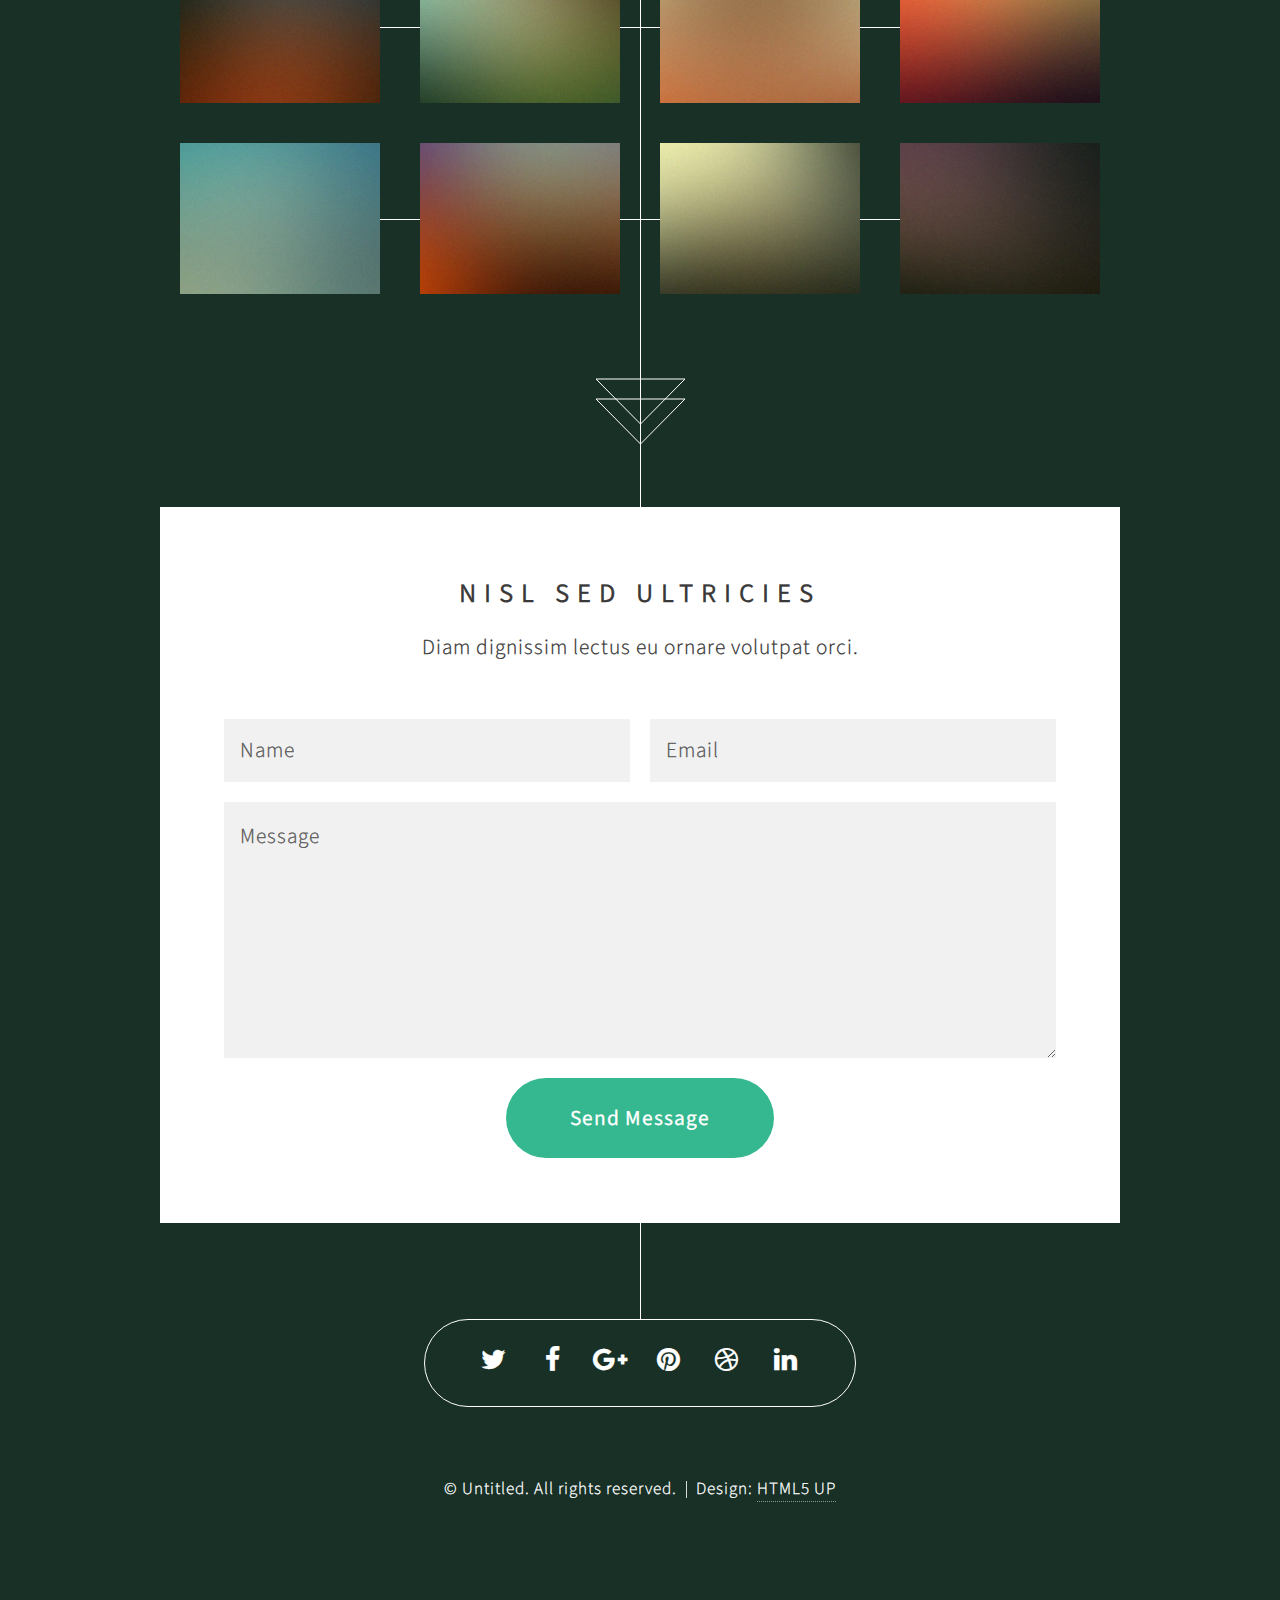
<file: LayoutOptions/Greta/index.html>
<!DOCTYPE HTML>
<!--
	Overflow by HTML5 UP
	html5up.net | @ajlkn
	Free for personal and commercial use under the CCA 3.0 license (html5up.net/license)
-->
<html>
	<head>
		<title>Overflow by HTML5 UP</title>
		<meta charset="utf-8" />
		<meta name="viewport" content="width=device-width, initial-scale=1" />
		<!--[if lte IE 8]><script src="assets/js/ie/html5shiv.js"></script><![endif]-->
		<link rel="stylesheet" href="assets/css/main.css" />
		<!--[if lte IE 8]><link rel="stylesheet" href="assets/css/ie8.css" /><![endif]-->
	</head>
	<body>

		<!-- Header -->
			<section id="header">
				<header>
					<h1>Overflow</h1>
					<p>By HTML5 UP</p>
				</header>
				<footer>
					<a href="#banner" class="button style2 scrolly-middle">Proceed as anticipated</a>
				</footer>
			</section>

		<!-- Banner -->
			<section id="banner">
				<header>
					<h2>This is Overflow</h2>
				</header>
				<p>A brand new site template designed by <a href="http://twitter.com/ajlkn">AJ</a> for <a href="http://html5up.net">HTML5 UP</a>.<br />
				It’s fully responsive, built on <strong>skel</strong>, and of course entirely free<br />
				under the <a href="http://html5up.net/license">Creative Commons license</a>.</p>
				<footer>
					<a href="#first" class="button style2 scrolly">Act on this message</a>
				</footer>
			</section>

		<!-- Feature 1 -->
			<article id="first" class="container box style1 right">
				<a href="#" class="image fit"><img src="images/pic01.jpg" alt="" /></a>
				<div class="inner">
					<header>
						<h2>Lorem ipsum<br />
						dolor sit amet</h2>
					</header>
					<p>Tortor faucibus ullamcorper nec tempus purus sed penatibus. Lacinia pellentesque eleifend vitae est elit tristique velit tempus etiam.</p>
				</div>
			</article>

		<!-- Feature 2 -->
			<article class="container box style1 left">
				<a href="#" class="image fit"><img src="images/pic02.jpg" alt="" /></a>
				<div class="inner">
					<header>
						<h2>Mollis posuere<br />
						lectus lacus</h2>
					</header>
					<p>Rhoncus mattis egestas sed fusce sodales rutrum et etiam ullamcorper. Etiam egestas scelerisque ac duis magna lorem ipsum dolor.</p>
				</div>
			</article>

		<!-- Portfolio -->
			<article class="container box style2">
				<header>
					<h2>Magnis parturient</h2>
					<p>Justo phasellus et aenean dignissim<br />
					placerat cubilia purus lectus.</p>
				</header>
				<div class="inner gallery">
					<div class="row 0%">
						<div class="3u 12u(mobile)"><a href="images/fulls/01.jpg" class="image fit"><img src="images/thumbs/01.jpg" alt="" title="Ad infinitum" /></a></div>
						<div class="3u 12u(mobile)"><a href="images/fulls/02.jpg" class="image fit"><img src="images/thumbs/02.jpg" alt="" title="Dressed in Clarity" /></a></div>
						<div class="3u 12u(mobile)"><a href="images/fulls/03.jpg" class="image fit"><img src="images/thumbs/03.jpg" alt="" title="Raven" /></a></div>
						<div class="3u 12u(mobile)"><a href="images/fulls/04.jpg" class="image fit"><img src="images/thumbs/04.jpg" alt="" title="I'll have a cup of Disneyland, please" /></a></div>
					</div>
					<div class="row 0%">
						<div class="3u 12u(mobile)"><a href="images/fulls/05.jpg" class="image fit"><img src="images/thumbs/05.jpg" alt="" title="Cherish" /></a></div>
						<div class="3u 12u(mobile)"><a href="images/fulls/06.jpg" class="image fit"><img src="images/thumbs/06.jpg" alt="" title="Different." /></a></div>
						<div class="3u 12u(mobile)"><a href="images/fulls/07.jpg" class="image fit"><img src="images/thumbs/07.jpg" alt="" title="History was made here" /></a></div>
						<div class="3u 12u(mobile)"><a href="images/fulls/08.jpg" class="image fit"><img src="images/thumbs/08.jpg" alt="" title="People come and go and walk away" /></a></div>
					</div>
				</div>
			</article>

		<!-- Contact -->
			<article class="container box style3">
				<header>
					<h2>Nisl sed ultricies</h2>
					<p>Diam dignissim lectus eu ornare volutpat orci.</p>
				</header>
				<form method="post" action="#">
					<div class="row 50%">
						<div class="6u 12u$(mobile)"><input type="text" class="text" name="name" placeholder="Name" /></div>
						<div class="6u$ 12u$(mobile)"><input type="text" class="text" name="email" placeholder="Email" /></div>
						<div class="12u$">
							<textarea name="message" placeholder="Message"></textarea>
						</div>
						<div class="12u$">
							<ul class="actions">
								<li><input type="submit" value="Send Message" /></li>
							</ul>
						</div>
					</div>
				</form>
			</article>

		<!-- Generic -->
		<!--
			<article class="container box style3">
				<header>
					<h2>Generic Box</h2>
					<p>Just a generic box. Nothing to see here.</p>
				</header>
				<section>
					<header>
						<h3>Paragraph</h3>
						<p>This is a subtitle</p>
					</header>
					<p>Phasellus nisl nisl, varius id <sup>porttitor sed pellentesque</sup> ac orci. Pellentesque
					habitant <strong>strong</strong> tristique <b>bold</b> et netus <i>italic</i> malesuada <em>emphasized</em> ac turpis egestas. Morbi
					leo suscipit ut. Praesent <sub>id turpis vitae</sub> turpis pretium ultricies. Vestibulum sit
					amet risus elit.</p>
				</section>
				<section>
					<header>
						<h3>Blockquote</h3>
					</header>
					<blockquote>Fringilla nisl. Donec accumsan interdum nisi, quis tincidunt felis sagittis eget.
					tempus euismod. Vestibulum ante ipsum primis in faucibus.</blockquote>
				</section>
				<section>
					<header>
						<h3>Divider</h3>
					</header>
					<p>Donec consectetur <a href="#">vestibulum dolor et pulvinar</a>. Etiam vel felis enim, at viverra
					ligula. Ut porttitor sagittis lorem, quis eleifend nisi ornare vel. Praesent nec orci
					facilisis leo magna. Cras sit amet urna eros, id egestas urna. Quisque aliquam
					tempus euismod. Vestibulum ante ipsum primis in faucibus orci luctus et ultrices
					posuere cubilia.</p>
					<hr />
					<p>Donec consectetur vestibulum dolor et pulvinar. Etiam vel felis enim, at viverra
					ligula. Ut porttitor sagittis lorem, quis eleifend nisi ornare vel. Praesent nec orci
					facilisis leo magna. Cras sit amet urna eros, id egestas urna. Quisque aliquam
					tempus euismod. Vestibulum ante ipsum primis in faucibus orci luctus et ultrices
					posuere cubilia.</p>
				</section>
				<section>
					<header>
						<h3>Unordered List</h3>
					</header>
					<ul class="default">
						<li>Donec consectetur vestibulum dolor et pulvinar. Etiam vel felis enim, at viverra ligula. Ut porttitor sagittis lorem, quis eleifend nisi ornare vel.</li>
						<li>Donec consectetur vestibulum dolor et pulvinar. Etiam vel felis enim, at viverra ligula. Ut porttitor sagittis lorem, quis eleifend nisi ornare vel.</li>
						<li>Donec consectetur vestibulum dolor et pulvinar. Etiam vel felis enim, at viverra ligula. Ut porttitor sagittis lorem, quis eleifend nisi ornare vel.</li>
						<li>Donec consectetur vestibulum dolor et pulvinar. Etiam vel felis enim, at viverra ligula. Ut porttitor sagittis lorem, quis eleifend nisi ornare vel.</li>
					</ul>
				</section>
				<section>
					<header>
						<h3>Ordered List</h3>
					</header>
					<ol class="default">
						<li>Donec consectetur vestibulum dolor et pulvinar. Etiam vel felis enim, at viverra ligula. Ut porttitor sagittis lorem, quis eleifend nisi ornare vel.</li>
						<li>Donec consectetur vestibulum dolor et pulvinar. Etiam vel felis enim, at viverra ligula. Ut porttitor sagittis lorem, quis eleifend nisi ornare vel.</li>
						<li>Donec consectetur vestibulum dolor et pulvinar. Etiam vel felis enim, at viverra ligula. Ut porttitor sagittis lorem, quis eleifend nisi ornare vel.</li>
						<li>Donec consectetur vestibulum dolor et pulvinar. Etiam vel felis enim, at viverra ligula. Ut porttitor sagittis lorem, quis eleifend nisi ornare vel.</li>
					</ol>
				</section>
				<section>
					<header>
						<h3>Table</h3>
					</header>
					<div class="table-wrapper">
						<table class="default">
							<thead>
								<tr>
									<th>ID</th>
									<th>Name</th>
									<th>Description</th>
									<th>Price</th>
								</tr>
							</thead>
							<tbody>
								<tr>
									<td>45815</td>
									<td>Something</td>
									<td>Ut porttitor sagittis lorem quis nisi ornare.</td>
									<td>29.99</td>
								</tr>
								<tr>
									<td>24524</td>
									<td>Nothing</td>
									<td>Ut porttitor sagittis lorem quis nisi ornare.</td>
									<td>19.99</td>
								</tr>
								<tr>
									<td>45815</td>
									<td>Something</td>
									<td>Ut porttitor sagittis lorem quis nisi ornare.</td>
									<td>29.99</td>
								</tr>
								<tr>
									<td>24524</td>
									<td>Nothing</td>
									<td>Ut porttitor sagittis lorem quis nisi ornare.</td>
									<td>19.99</td>
								</tr>
							</tbody>
							<tfoot>
								<tr>
									<td colspan="3"></td>
									<td>100.00</td>
								</tr>
							</tfoot>
						</table>
					</div>
				</section>
				<section>
					<header>
						<h3>Form</h3>
					</header>
					<form method="post" action="#">
						<div class="row">
							<div class="6u">
								<input class="text" type="text" name="name" id="name" value="" placeholder="John Doe" />
							</div>
							<div class="6u">
								<input class="text" type="text" name="email" id="email" value="" placeholder="johndoe@domain.tld" />
							</div>
						</div>
						<div class="row">
							<div class="12u">
								<select name="department" id="department">
									<option value="">Choose a department</option>
									<option value="1">Manufacturing</option>
									<option value="2">Administration</option>
									<option value="3">Support</option>
								</select>
							</div>
						</div>
						<div class="row">
							<div class="12u">
								<input class="text" type="text" name="subject" id="subject" value="" placeholder="Enter your subject" />
							</div>
						</div>
						<div class="row">
							<div class="12u">
								<textarea name="message" id="message" placeholder="Enter your message"></textarea>
							</div>
						</div>
						<div class="row">
							<div class="12u">
								<ul class="actions">
									<li><input type="submit" value="Submit" /></li>
									<li><input type="reset" class="style3" value="Clear Form" /></li>
								</ul>
							</div>
						</div>
					</form>
				</section>
			</article>
		-->

		<section id="footer">
			<ul class="icons">
				<li><a href="#" class="icon fa-twitter"><span class="label">Twitter</span></a></li>
				<li><a href="#" class="icon fa-facebook"><span class="label">Facebook</span></a></li>
				<li><a href="#" class="icon fa-google-plus"><span class="label">Google+</span></a></li>
				<li><a href="#" class="icon fa-pinterest"><span class="label">Pinterest</span></a></li>
				<li><a href="#" class="icon fa-dribbble"><span class="label">Dribbble</span></a></li>
				<li><a href="#" class="icon fa-linkedin"><span class="label">LinkedIn</span></a></li>
			</ul>
			<div class="copyright">
				<ul class="menu">
					<li>&copy; Untitled. All rights reserved.</li><li>Design: <a href="http://html5up.net">HTML5 UP</a></li>
				</ul>
			</div>
		</section>

		<!-- Scripts -->
			<script src="assets/js/jquery.min.js"></script>
			<script src="assets/js/jquery.scrolly.min.js"></script>
			<script src="assets/js/jquery.poptrox.min.js"></script>
			<script src="assets/js/skel.min.js"></script>
			<script src="assets/js/util.js"></script>
			<!--[if lte IE 8]><script src="assets/js/ie/respond.min.js"></script><![endif]-->
			<script src="assets/js/main.js"></script>

	</body>
</html>
</file>
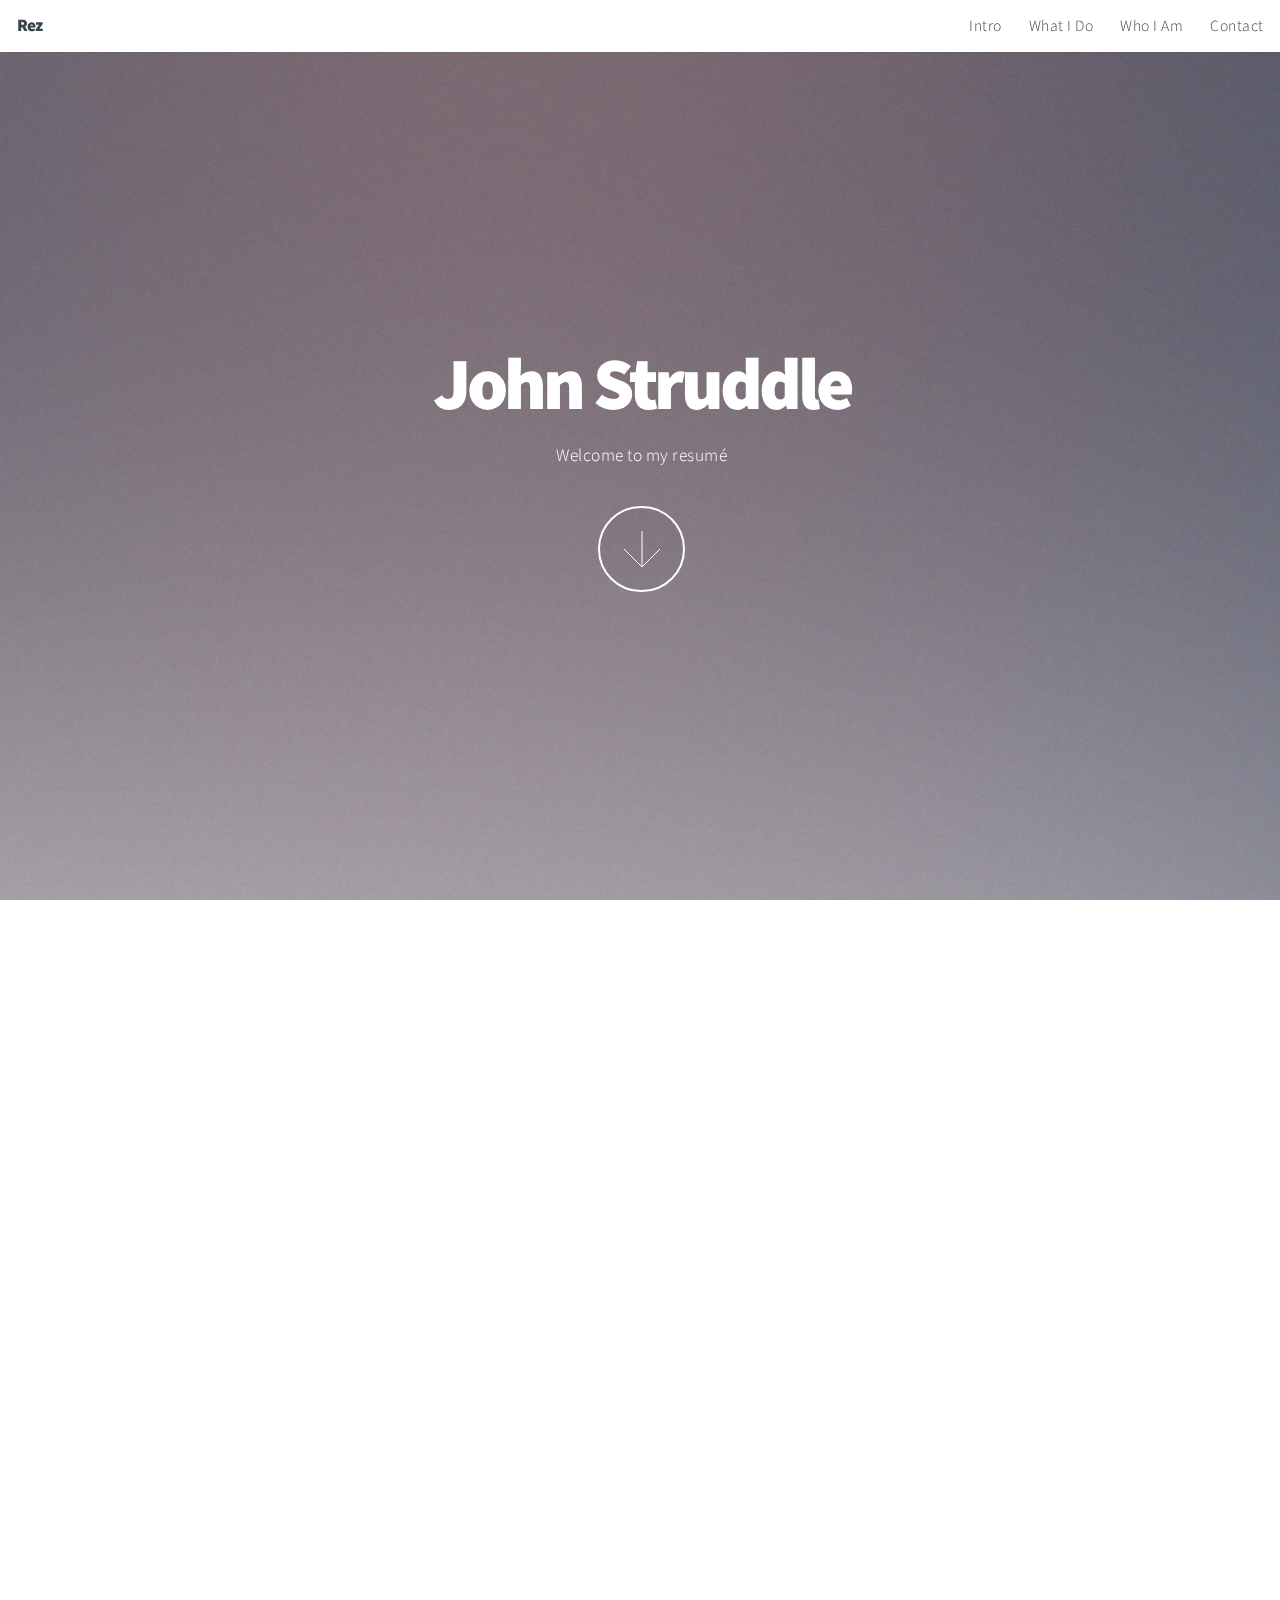
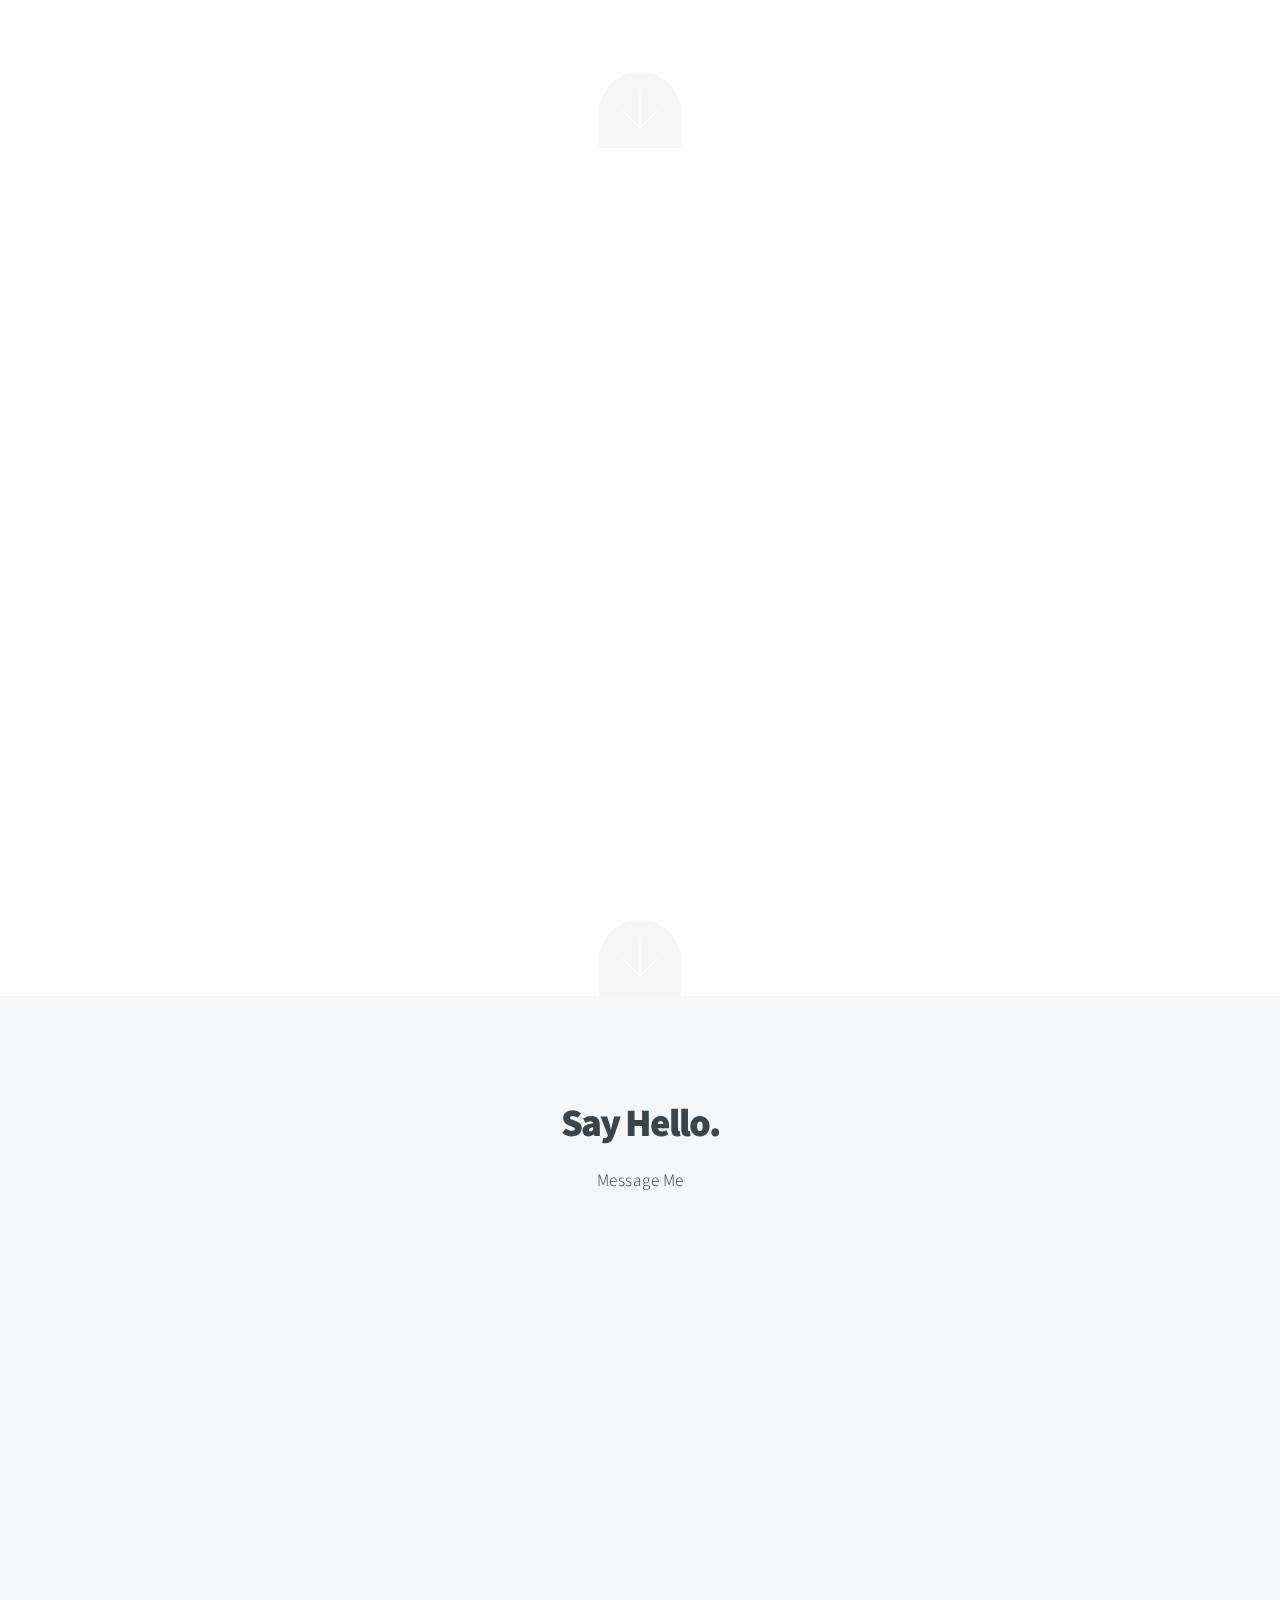
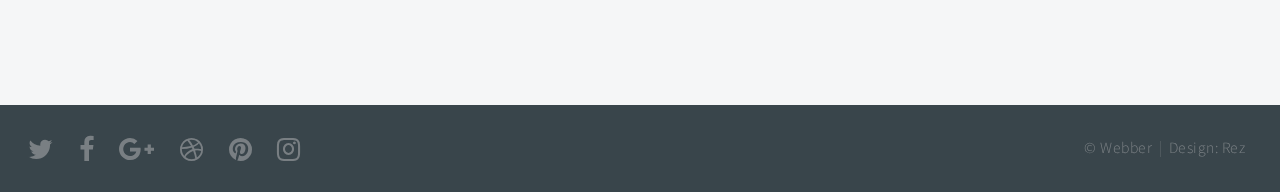
<file: LayoutOptions/Rez/index.html>
<!DOCTYPE HTML>
<!--
	Big Picture by HTML5 UP
	html5up.net | @ajlkn
	Free for personal and commercial use under the CCA 3.0 license (html5up.net/license)
-->
<html>
	<head>
		<title>Rez for Webber</title>
		<meta charset="utf-8" />
		<meta name="viewport" content="width=device-width, initial-scale=1" />
		<!--[if lte IE 8]><script src="assets/js/ie/html5shiv.js"></script><![endif]-->
		<link rel="stylesheet" href="assets/css/main.css" />
		<!--[if lte IE 8]><link rel="stylesheet" href="assets/css/ie8.css" /><![endif]-->
		<!--[if lte IE 9]><link rel="stylesheet" href="assets/css/ie9.css" /><![endif]-->
	</head>
	<body>

		<!-- Header -->
			<header id="header">

				<!-- Logo -->
					<h1 id="logo">Rez</h1>

				<!-- Nav -->
					<nav id="nav">
						<ul>
							<li><a href="#intro">Intro</a></li>
							<li><a href="#one">What I Do</a></li>
							<li><a href="#two">Who I Am</a></li>
							
							<li><a href="#contact">Contact</a></li>
						</ul>
					</nav>

			</header>

		<!-- Intro -->
			<section id="intro" class="main style1 dark fullscreen">
				<div class="content container 75%">
					<header>
						<h2>John Struddle</h2>
					</header>
					<p>Welcome to my resumé</p>
					<footer>
						<a href="#one" class="button style2 down">More</a>
					</footer>
				</div>
			</section>

		<!-- One -->
			<section id="one" class="main style2 right dark fullscreen">
				<div class="content box style2">
					<header>
						<h2>What I Do</h2>
					</header>
					<p>I code for Microsoft.</p>
				</div>
				<a href="#two" class="button style2 down anchored">Next</a>
			</section>

		<!-- Two -->
			<section id="two" class="main style2 left dark fullscreen">
				<div class="content box style2">
					<header>
						<h2>Who I Am</h2>
					</header>
					<p>I am 22 years old</p>
				</div>
				<a href="#work" class="button style2 down anchored">Next</a>
			</section>

		
		<!-- Contact -->
			<section id="contact" class="main style3 secondary">
				<div class="content container">
					<header>
						<h2>Say Hello.</h2>
						<p>Message Me</p>
					</header>
					<div class="box container 75%">

					<!-- Contact Form -->
							<form method="post" action="#">
								<div class="row 50%">
									<div class="6u 12u(mobile)"><input type="text" name="name" placeholder="Name" /></div>
									<div class="6u 12u(mobile)"><input type="email" name="email" placeholder="Email" /></div>
								</div>
								<div class="row 50%">
									<div class="12u"><textarea name="message" placeholder="Message" rows="6"></textarea></div>
								</div>
								<div class="row">
									<div class="12u">
										<ul class="actions">
											<li><input type="submit" value="Send Message" /></li>
										</ul>
									</div>
								</div>
							</form>

					</div>
				</div>
			</section>

		<!-- Footer -->
			<footer id="footer">

				<!-- Icons -->
					<ul class="actions">
						<li><a href="#" class="icon fa-twitter"><span class="label">Twitter</span></a></li>
						<li><a href="#" class="icon fa-facebook"><span class="label">Facebook</span></a></li>
						<li><a href="#" class="icon fa-google-plus"><span class="label">Google+</span></a></li>
						<li><a href="#" class="icon fa-dribbble"><span class="label">Dribbble</span></a></li>
						<li><a href="#" class="icon fa-pinterest"><span class="label">Pinterest</span></a></li>
						<li><a href="#" class="icon fa-instagram"><span class="label">Instagram</span></a></li>
					</ul>

				<!-- Menu -->
					<ul class="menu">
						<li>&copy; Webber</li><li>Design: Rez </li>
					</ul>

			</footer>

		<!-- Scripts -->
			<script src="assets/js/jquery.min.js"></script>
			<script src="assets/js/jquery.poptrox.min.js"></script>
			<script src="assets/js/jquery.scrolly.min.js"></script>
			<script src="assets/js/jquery.scrollex.min.js"></script>
			<script src="assets/js/skel.min.js"></script>
			<script src="assets/js/util.js"></script>
			<!--[if lte IE 8]><script src="assets/js/ie/respond.min.js"></script><![endif]-->
			<script src="assets/js/main.js"></script>

	</body>
</html>
</file>
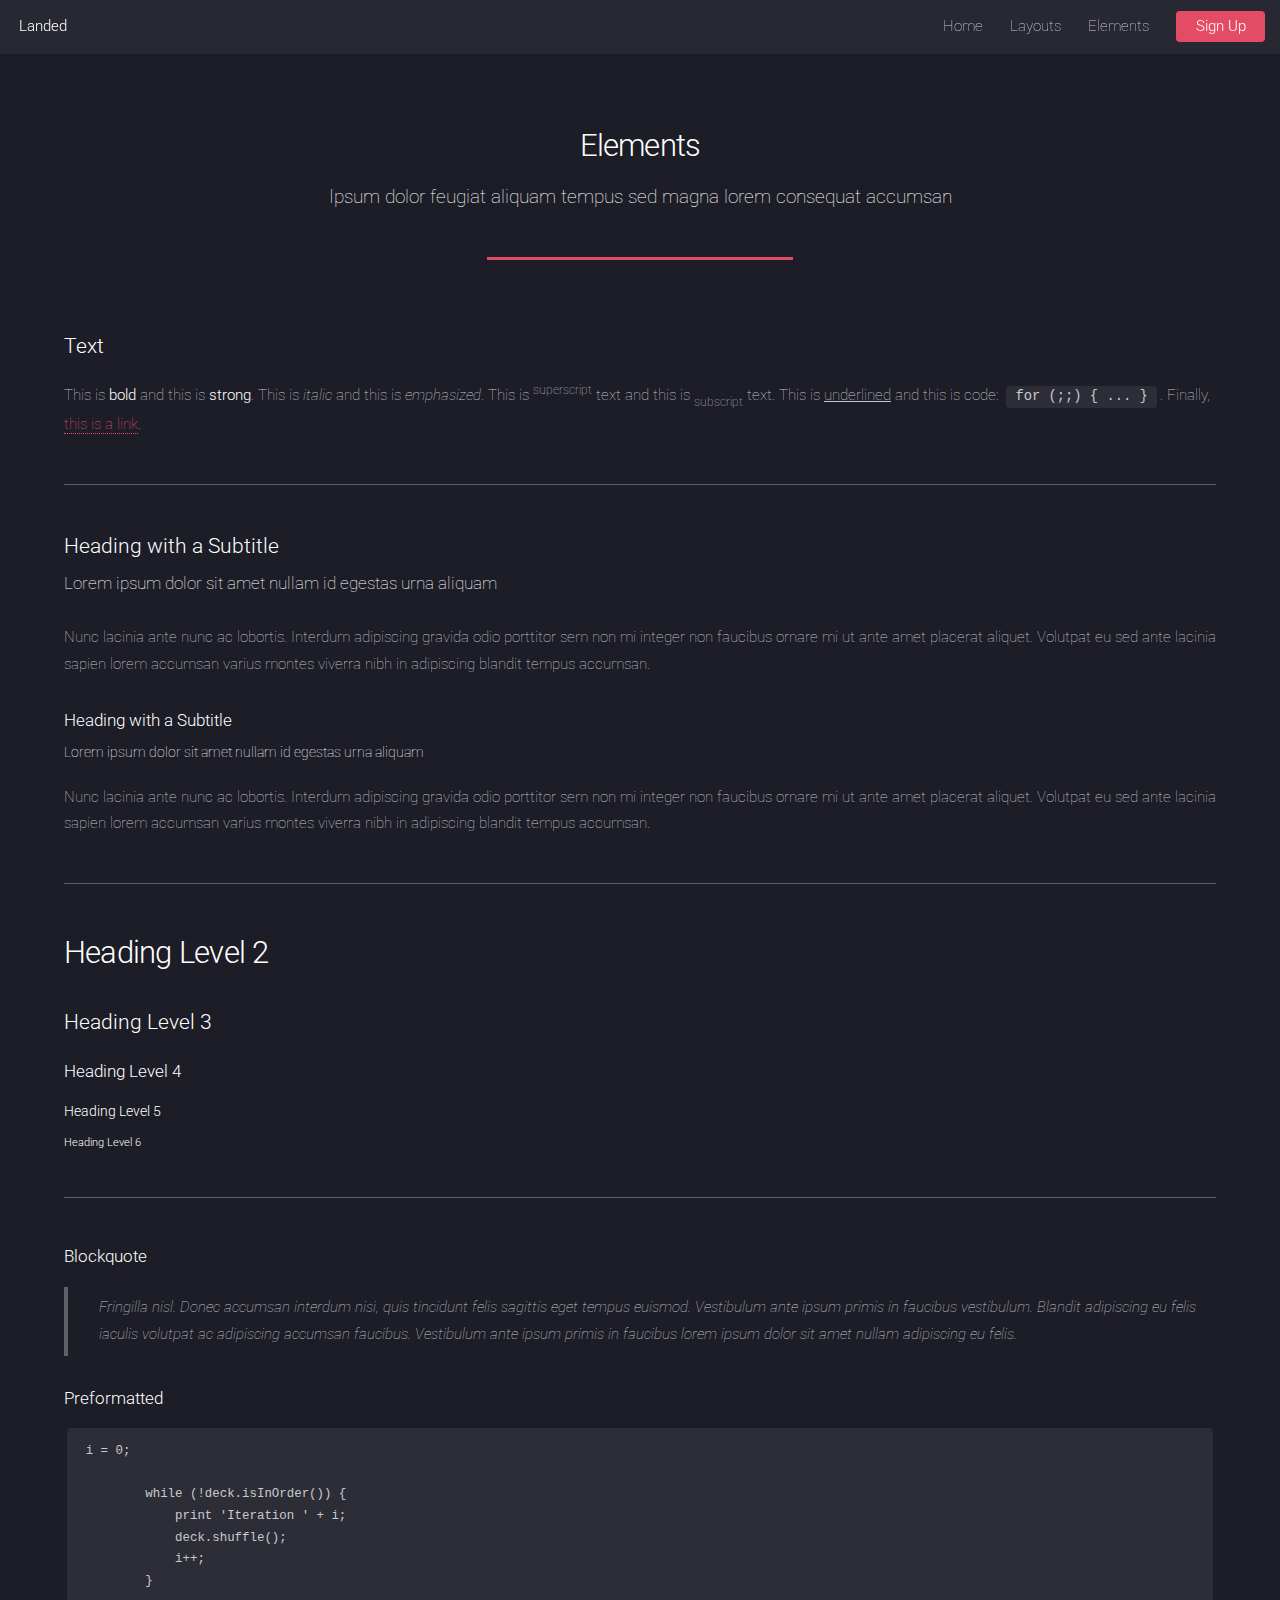
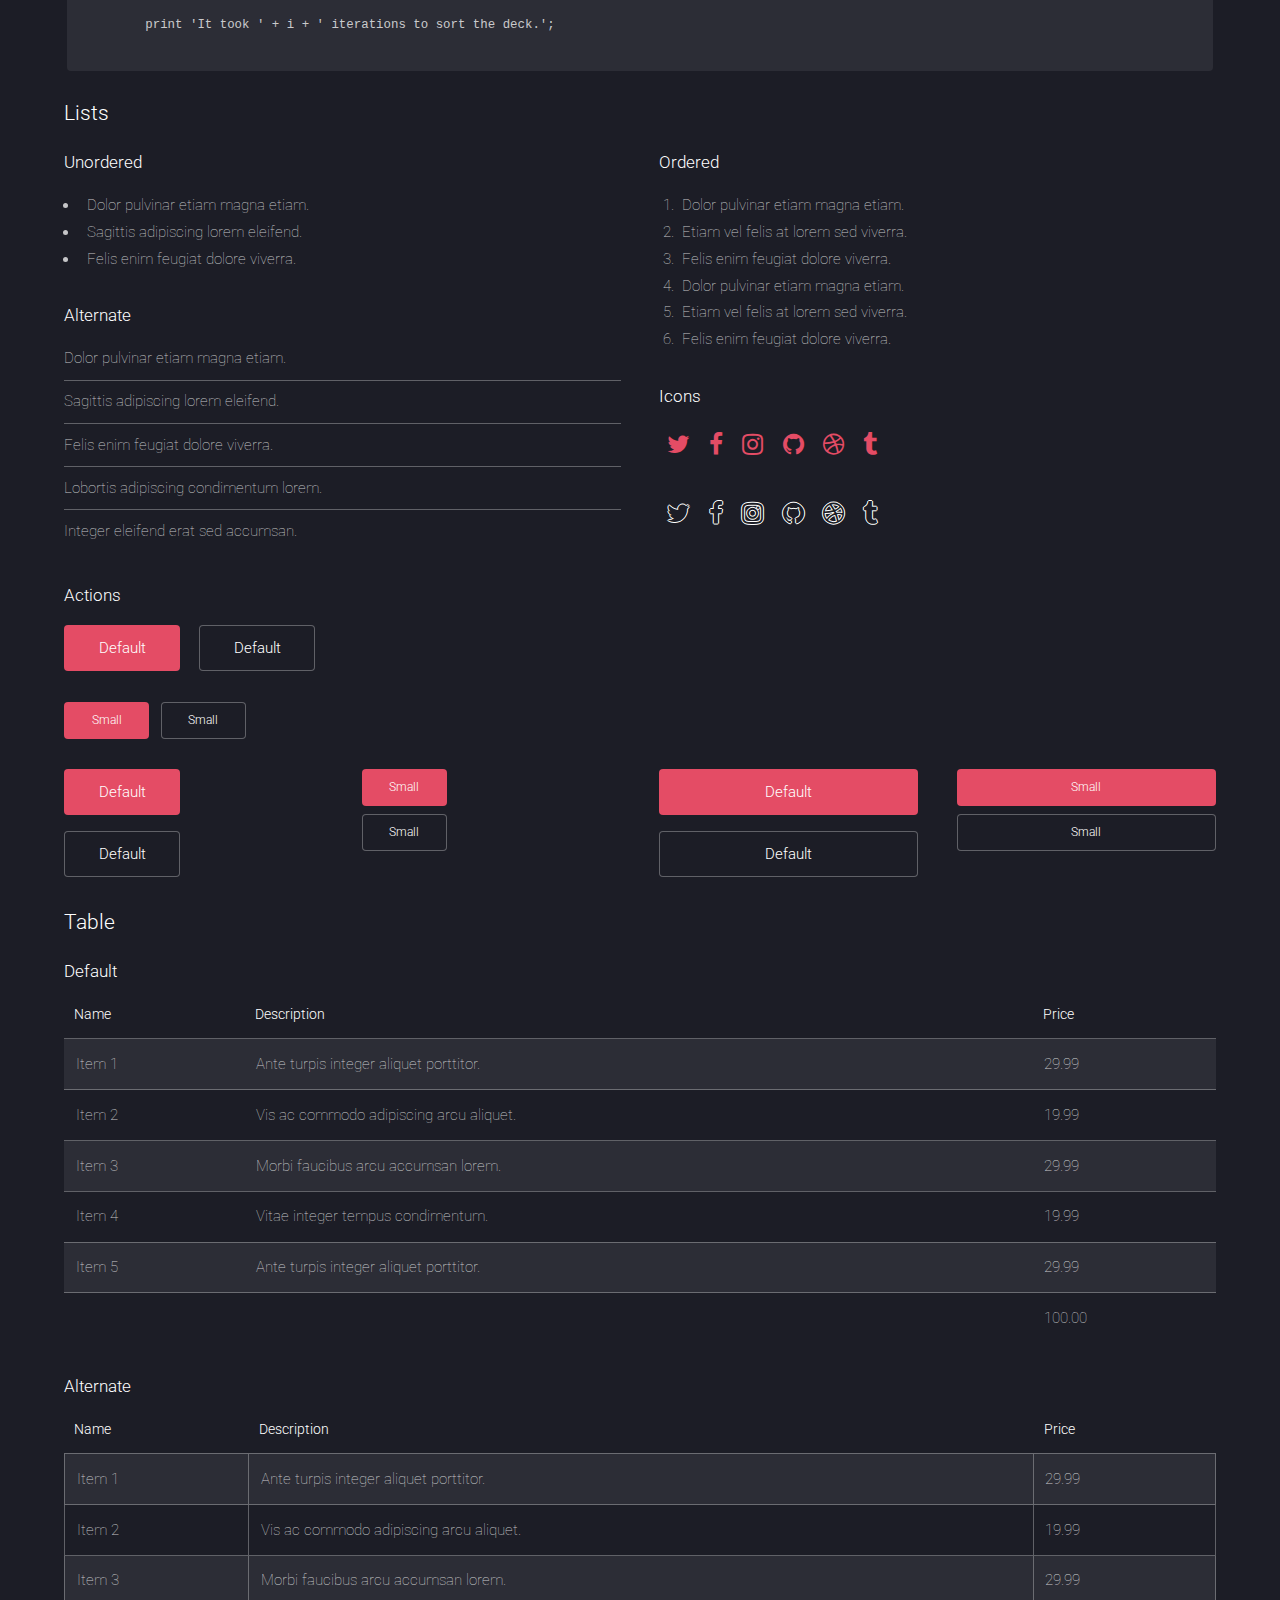
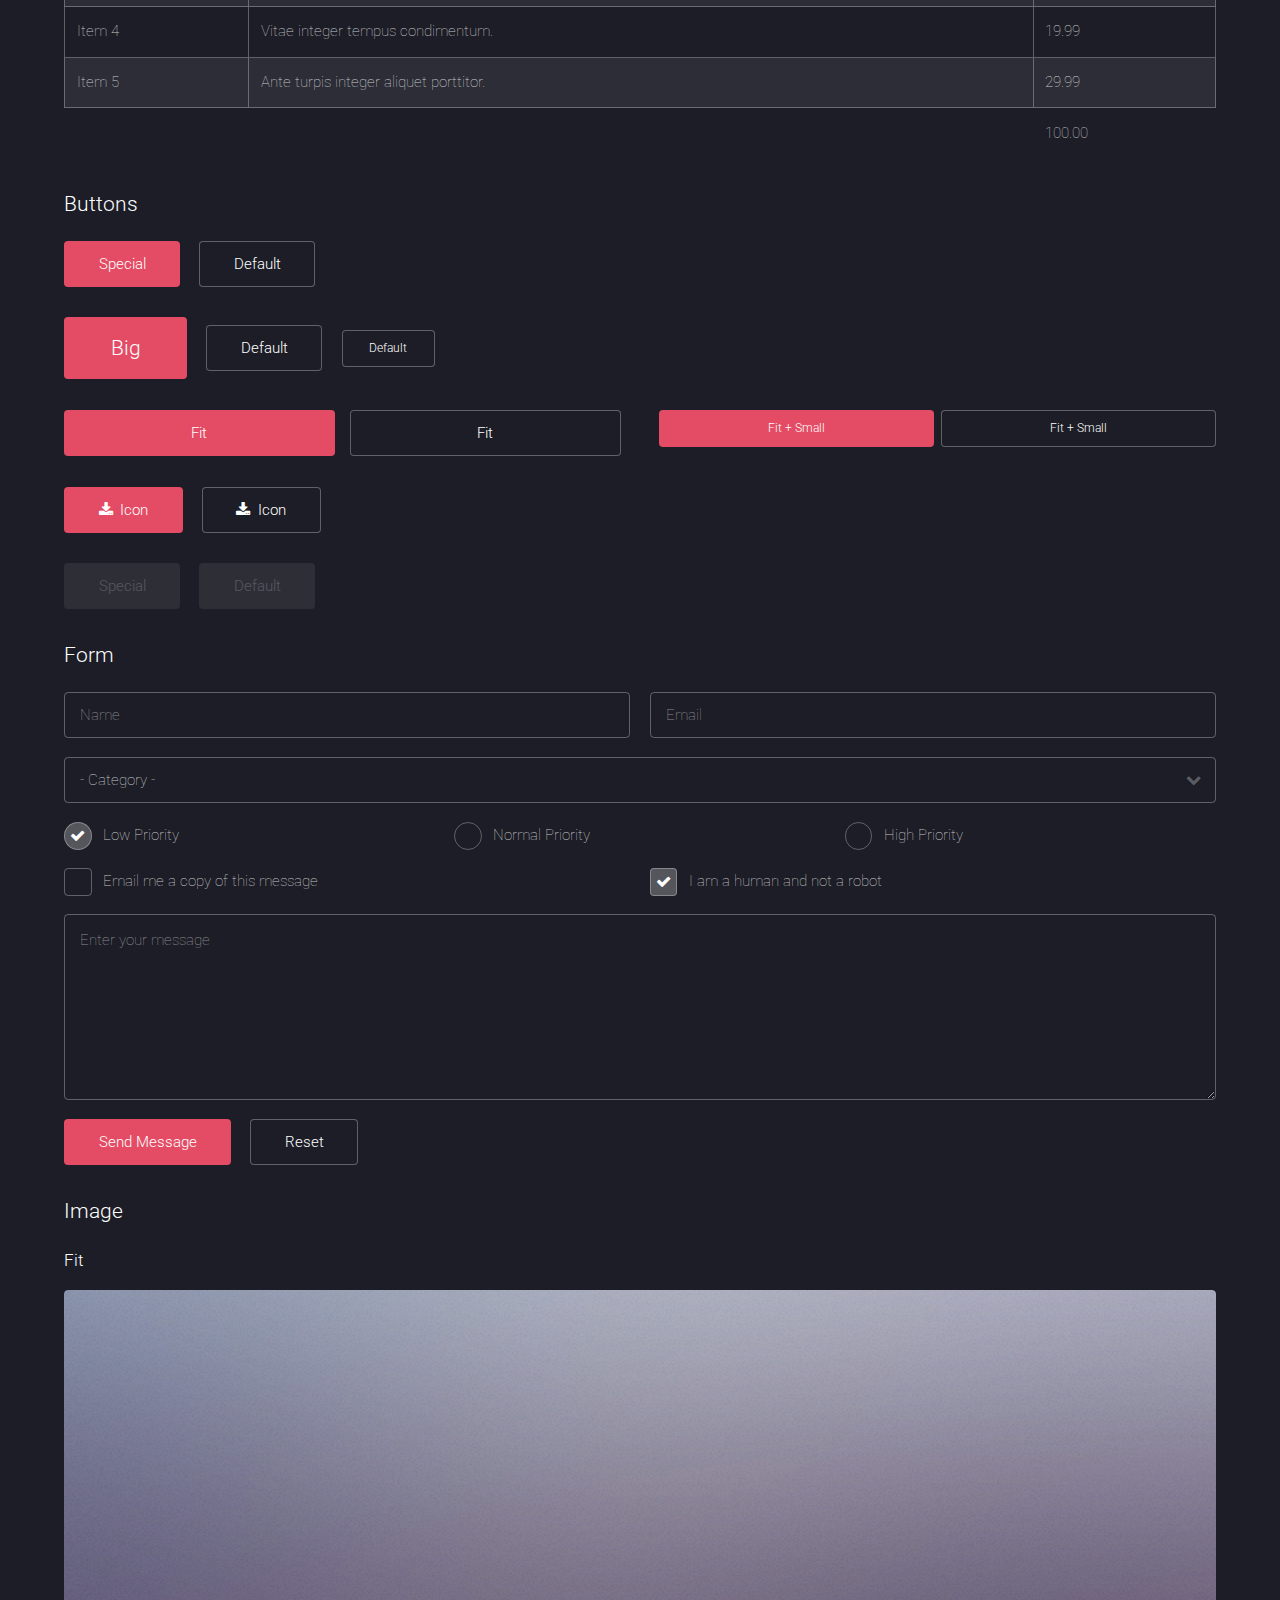
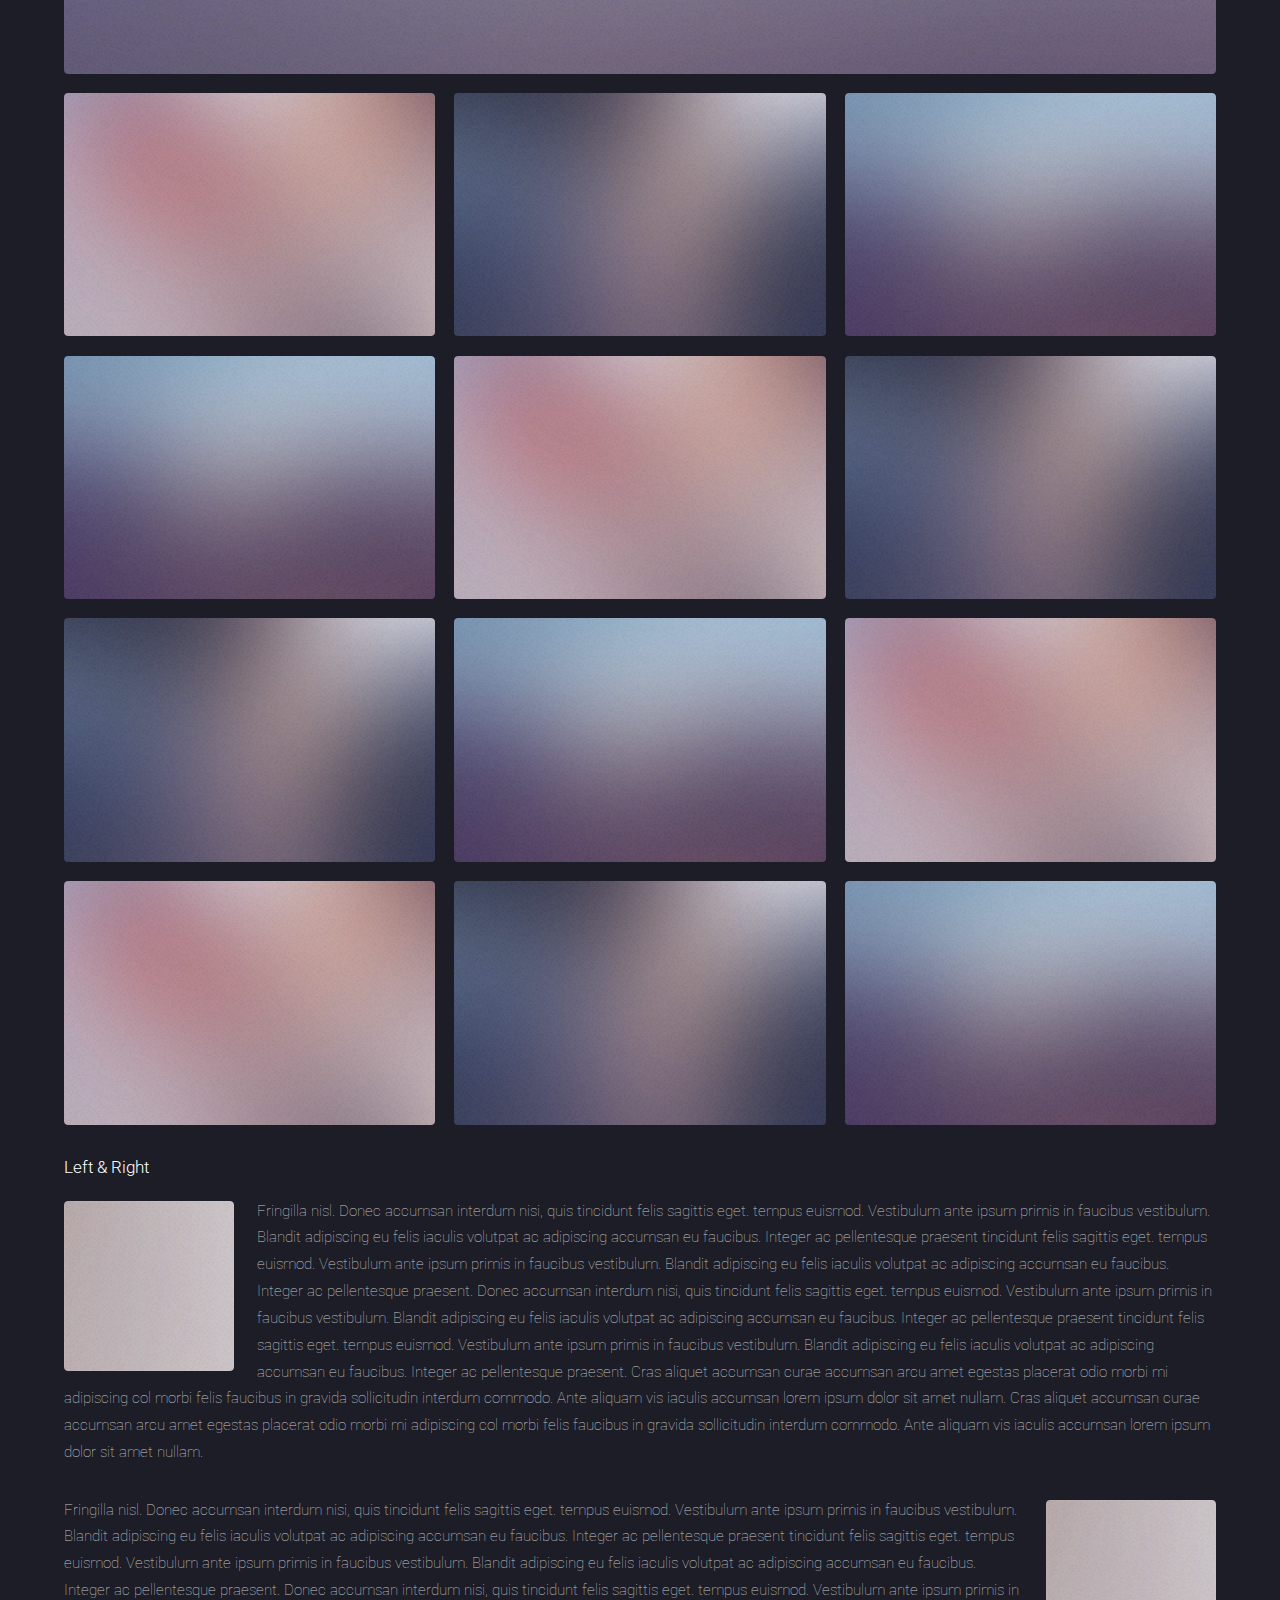
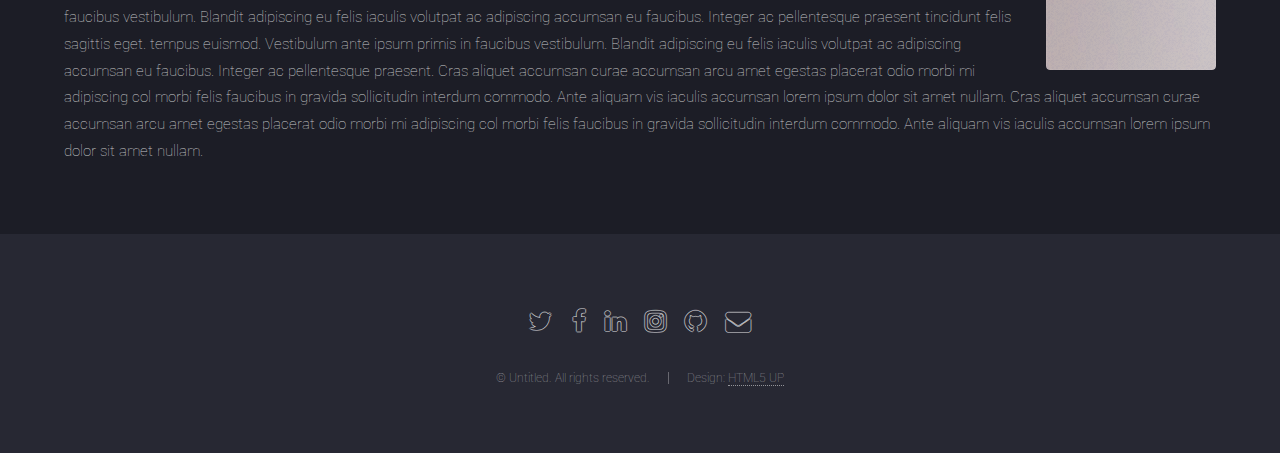
<file: LayoutOptions/Elevate/elements.html>
<!DOCTYPE HTML>
<!--
	Landed by HTML5 UP
	html5up.net | @ajlkn
	Free for personal and commercial use under the CCA 3.0 license (html5up.net/license)
-->
<html>
	<head>
		<title>Elements - Landed by HTML5 UP</title>
		<meta charset="utf-8" />
		<meta name="viewport" content="width=device-width, initial-scale=1" />
		<!--[if lte IE 8]><script src="assets/js/ie/html5shiv.js"></script><![endif]-->
		<link rel="stylesheet" href="assets/css/main.css" />
		<!--[if lte IE 9]><link rel="stylesheet" href="assets/css/ie9.css" /><![endif]-->
		<!--[if lte IE 8]><link rel="stylesheet" href="assets/css/ie8.css" /><![endif]-->
	</head>
	<body>
		<div id="page-wrapper">

			<!-- Header -->
				<header id="header">
					<h1 id="logo"><a href="index.html">Landed</a></h1>
					<nav id="nav">
						<ul>
							<li><a href="index.html">Home</a></li>
							<li>
								<a href="#">Layouts</a>
								<ul>
									<li><a href="left-sidebar.html">Left Sidebar</a></li>
									<li><a href="right-sidebar.html">Right Sidebar</a></li>
									<li><a href="no-sidebar.html">No Sidebar</a></li>
									<li>
										<a href="#">Submenu</a>
										<ul>
											<li><a href="#">Option 1</a></li>
											<li><a href="#">Option 2</a></li>
											<li><a href="#">Option 3</a></li>
											<li><a href="#">Option 4</a></li>
										</ul>
									</li>
								</ul>
							</li>
							<li><a href="elements.html">Elements</a></li>
							<li><a href="#" class="button special">Sign Up</a></li>
						</ul>
					</nav>
				</header>

			<!-- Main -->
				<div id="main" class="wrapper style1">
					<div class="container">
						<header class="major">
							<h2>Elements</h2>
							<p>Ipsum dolor feugiat aliquam tempus sed magna lorem consequat accumsan</p>
						</header>

						<!-- Text -->
							<section>
								<h3>Text</h3>
								<p>This is <b>bold</b> and this is <strong>strong</strong>. This is <i>italic</i> and this is <em>emphasized</em>.
								This is <sup>superscript</sup> text and this is <sub>subscript</sub> text.
								This is <u>underlined</u> and this is code: <code>for (;;) { ... }</code>. Finally, <a href="#">this is a link</a>.</p>

								<hr />

								<header>
									<h3>Heading with a Subtitle</h3>
									<p>Lorem ipsum dolor sit amet nullam id egestas urna aliquam</p>
								</header>
								<p>Nunc lacinia ante nunc ac lobortis. Interdum adipiscing gravida odio porttitor sem non mi integer non faucibus ornare mi ut ante amet placerat aliquet. Volutpat eu sed ante lacinia sapien lorem accumsan varius montes viverra nibh in adipiscing blandit tempus accumsan.</p>
								<header>
									<h4>Heading with a Subtitle</h4>
									<p>Lorem ipsum dolor sit amet nullam id egestas urna aliquam</p>
								</header>
								<p>Nunc lacinia ante nunc ac lobortis. Interdum adipiscing gravida odio porttitor sem non mi integer non faucibus ornare mi ut ante amet placerat aliquet. Volutpat eu sed ante lacinia sapien lorem accumsan varius montes viverra nibh in adipiscing blandit tempus accumsan.</p>

								<hr />

								<h2>Heading Level 2</h2>
								<h3>Heading Level 3</h3>
								<h4>Heading Level 4</h4>
								<h5>Heading Level 5</h5>
								<h6>Heading Level 6</h6>

								<hr />

								<h4>Blockquote</h4>
								<blockquote>Fringilla nisl. Donec accumsan interdum nisi, quis tincidunt felis sagittis eget tempus euismod. Vestibulum ante ipsum primis in faucibus vestibulum. Blandit adipiscing eu felis iaculis volutpat ac adipiscing accumsan faucibus. Vestibulum ante ipsum primis in faucibus lorem ipsum dolor sit amet nullam adipiscing eu felis.</blockquote>

								<h4>Preformatted</h4>
								<pre><code>i = 0;

	while (!deck.isInOrder()) {
	    print 'Iteration ' + i;
	    deck.shuffle();
	    i++;
	}

	print 'It took ' + i + ' iterations to sort the deck.';
	</code></pre>
							</section>

						<!-- Lists -->
							<section>
								<h3>Lists</h3>
								<div class="row">
									<div class="6u 12u(xsmall)">

										<h4>Unordered</h4>
										<ul>
											<li>Dolor pulvinar etiam magna etiam.</li>
											<li>Sagittis adipiscing lorem eleifend.</li>
											<li>Felis enim feugiat dolore viverra.</li>
										</ul>

										<h4>Alternate</h4>
										<ul class="alt">
											<li>Dolor pulvinar etiam magna etiam.</li>
											<li>Sagittis adipiscing lorem eleifend.</li>
											<li>Felis enim feugiat dolore viverra.</li>
											<li>Lobortis adipiscing condimentum lorem.</li>
											<li>Integer eleifend erat sed accumsan.</li>
										</ul>

									</div>
									<div class="6u 12u(xsmall)">

										<h4>Ordered</h4>
										<ol>
											<li>Dolor pulvinar etiam magna etiam.</li>
											<li>Etiam vel felis at lorem sed viverra.</li>
											<li>Felis enim feugiat dolore viverra.</li>
											<li>Dolor pulvinar etiam magna etiam.</li>
											<li>Etiam vel felis at lorem sed viverra.</li>
											<li>Felis enim feugiat dolore viverra.</li>
										</ol>

										<h4>Icons</h4>
										<ul class="icons">
											<li><a href="#" class="icon fa-twitter"><span class="label">Twitter</span></a></li>
											<li><a href="#" class="icon fa-facebook"><span class="label">Facebook</span></a></li>
											<li><a href="#" class="icon fa-instagram"><span class="label">Instagram</span></a></li>
											<li><a href="#" class="icon fa-github"><span class="label">Github</span></a></li>
											<li><a href="#" class="icon fa-dribbble"><span class="label">Dribbble</span></a></li>
											<li><a href="#" class="icon fa-tumblr"><span class="label">Tumblr</span></a></li>
										</ul>
										<ul class="icons">
											<li><a href="#" class="icon alt fa-twitter"><span class="label">Twitter</span></a></li>
											<li><a href="#" class="icon alt fa-facebook"><span class="label">Facebook</span></a></li>
											<li><a href="#" class="icon alt fa-instagram"><span class="label">Instagram</span></a></li>
											<li><a href="#" class="icon alt fa-github"><span class="label">Github</span></a></li>
											<li><a href="#" class="icon alt fa-dribbble"><span class="label">Dribbble</span></a></li>
											<li><a href="#" class="icon alt fa-tumblr"><span class="label">Tumblr</span></a></li>
										</ul>

									</div>
								</div>

								<h4>Actions</h4>
								<ul class="actions">
									<li><a href="#" class="button special">Default</a></li>
									<li><a href="#" class="button">Default</a></li>
								</ul>
								<ul class="actions small">
									<li><a href="#" class="button special small">Small</a></li>
									<li><a href="#" class="button small">Small</a></li>
								</ul>
								<div class="row">
									<div class="3u 6u(medium) 12u$(xsmall)">
										<ul class="actions vertical">
											<li><a href="#" class="button special">Default</a></li>
											<li><a href="#" class="button">Default</a></li>
										</ul>
									</div>
									<div class="3u 6u$(medium) 12u$(xsmall)">
										<ul class="actions vertical small">
											<li><a href="#" class="button special small">Small</a></li>
											<li><a href="#" class="button small">Small</a></li>
										</ul>
									</div>
									<div class="3u 6u(medium) 12u$(xsmall)">
										<ul class="actions vertical">
											<li><a href="#" class="button special fit">Default</a></li>
											<li><a href="#" class="button fit">Default</a></li>
										</ul>
									</div>
									<div class="3u$ 6u$(medium) 12u$(xsmall)">
										<ul class="actions vertical small">
											<li><a href="#" class="button special small fit">Small</a></li>
											<li><a href="#" class="button small fit">Small</a></li>
										</ul>
									</div>
								</div>
							</section>

						<!-- Table -->
							<section>
								<h3>Table</h3>
								<h4>Default</h4>
								<div class="table-wrapper">
									<table>
										<thead>
											<tr>
												<th>Name</th>
												<th>Description</th>
												<th>Price</th>
											</tr>
										</thead>
										<tbody>
											<tr>
												<td>Item 1</td>
												<td>Ante turpis integer aliquet porttitor.</td>
												<td>29.99</td>
											</tr>
											<tr>
												<td>Item 2</td>
												<td>Vis ac commodo adipiscing arcu aliquet.</td>
												<td>19.99</td>
											</tr>
											<tr>
												<td>Item 3</td>
												<td> Morbi faucibus arcu accumsan lorem.</td>
												<td>29.99</td>
											</tr>
											<tr>
												<td>Item 4</td>
												<td>Vitae integer tempus condimentum.</td>
												<td>19.99</td>
											</tr>
											<tr>
												<td>Item 5</td>
												<td>Ante turpis integer aliquet porttitor.</td>
												<td>29.99</td>
											</tr>
										</tbody>
										<tfoot>
											<tr>
												<td colspan="2"></td>
												<td>100.00</td>
											</tr>
										</tfoot>
									</table>
								</div>
								<h4>Alternate</h4>
								<div class="table-wrapper">
									<table class="alt">
										<thead>
											<tr>
												<th>Name</th>
												<th>Description</th>
												<th>Price</th>
											</tr>
										</thead>
										<tbody>
											<tr>
												<td>Item 1</td>
												<td>Ante turpis integer aliquet porttitor.</td>
												<td>29.99</td>
											</tr>
											<tr>
												<td>Item 2</td>
												<td>Vis ac commodo adipiscing arcu aliquet.</td>
												<td>19.99</td>
											</tr>
											<tr>
												<td>Item 3</td>
												<td> Morbi faucibus arcu accumsan lorem.</td>
												<td>29.99</td>
											</tr>
											<tr>
												<td>Item 4</td>
												<td>Vitae integer tempus condimentum.</td>
												<td>19.99</td>
											</tr>
											<tr>
												<td>Item 5</td>
												<td>Ante turpis integer aliquet porttitor.</td>
												<td>29.99</td>
											</tr>
										</tbody>
										<tfoot>
											<tr>
												<td colspan="2"></td>
												<td>100.00</td>
											</tr>
										</tfoot>
									</table>
								</div>
							</section>

						<!-- Buttons -->
							<section>
								<h3>Buttons</h3>
								<ul class="actions">
									<li><a href="#" class="button special">Special</a></li>
									<li><a href="#" class="button">Default</a></li>
								</ul>
								<ul class="actions">
									<li><a href="#" class="button special big">Big</a></li>
									<li><a href="#" class="button">Default</a></li>
									<li><a href="#" class="button small">Default</a></li>
								</ul>
								<div class="row">
									<div class="6u 12u$(xsmall)">
										<ul class="actions fit">
											<li><a href="#" class="button special fit">Fit</a></li>
											<li><a href="#" class="button fit">Fit</a></li>
										</ul>
									</div>
									<div class="6u$ 12u$(xsmall)">
										<ul class="actions fit small">
											<li><a href="#" class="button special fit small">Fit + Small</a></li>
											<li><a href="#" class="button fit small">Fit + Small</a></li>
										</ul>
									</div>
								</div>
								<ul class="actions">
									<li><a href="#" class="button special icon fa-download">Icon</a></li>
									<li><a href="#" class="button icon fa-download">Icon</a></li>
								</ul>
								<ul class="actions">
									<li><span class="button special disabled">Special</span></li>
									<li><span class="button disabled">Default</span></li>
								</ul>
							</section>

						<!-- Form -->
							<section>
								<h3>Form</h3>
								<form method="post" action="#">
									<div class="row uniform 50%">
										<div class="6u 12u$(xsmall)">
											<input type="text" name="name" id="name" value="" placeholder="Name" />
										</div>
										<div class="6u$ 12u$(xsmall)">
											<input type="email" name="email" id="email" value="" placeholder="Email" />
										</div>
										<div class="12u$">
											<div class="select-wrapper">
												<select name="category" id="category">
													<option value="">- Category -</option>
													<option value="1">Manufacturing</option>
													<option value="1">Shipping</option>
													<option value="1">Administration</option>
													<option value="1">Human Resources</option>
												</select>
											</div>
										</div>
										<div class="4u 12u$(medium)">
											<input type="radio" id="priority-low" name="priority" checked>
											<label for="priority-low">Low Priority</label>
										</div>
										<div class="4u 12u$(medium)">
											<input type="radio" id="priority-normal" name="priority">
											<label for="priority-normal">Normal Priority</label>
										</div>
										<div class="4u$ 12u$(medium)">
											<input type="radio" id="priority-high" name="priority">
											<label for="priority-high">High Priority</label>
										</div>
										<div class="6u 12u$(medium)">
											<input type="checkbox" id="copy" name="copy">
											<label for="copy">Email me a copy of this message</label>
										</div>
										<div class="6u$ 12u$(medium)">
											<input type="checkbox" id="human" name="human" checked>
											<label for="human">I am a human and not a robot</label>
										</div>
										<div class="12u$">
											<textarea name="message" id="message" placeholder="Enter your message" rows="6"></textarea>
										</div>
										<div class="12u$">
											<ul class="actions">
												<li><input type="submit" value="Send Message" class="special" /></li>
												<li><input type="reset" value="Reset" /></li>
											</ul>
										</div>
									</div>
								</form>
							</section>

						<!-- Image -->
							<section>
								<h3>Image</h3>
								<h4>Fit</h4>
								<div class="box alt">
									<div class="row 50% uniform">
										<div class="12u$"><span class="image fit"><img src="images/pic07.jpg" alt="" /></span></div>
										<div class="4u  6u(xsmall)"><span class="image fit"><img src="images/pic02.jpg" alt="" /></span></div>
										<div class="4u  6u$(xsmall)"><span class="image fit"><img src="images/pic03.jpg" alt="" /></span></div>
										<div class="4u$ 6u(xsmall)"><span class="image fit"><img src="images/pic04.jpg" alt="" /></span></div>
										<div class="4u  6u$(xsmall)"><span class="image fit"><img src="images/pic04.jpg" alt="" /></span></div>
										<div class="4u  6u(xsmall)"><span class="image fit"><img src="images/pic02.jpg" alt="" /></span></div>
										<div class="4u$ 6u$(xsmall)"><span class="image fit"><img src="images/pic03.jpg" alt="" /></span></div>
										<div class="4u  6u(xsmall)"><span class="image fit"><img src="images/pic03.jpg" alt="" /></span></div>
										<div class="4u  6u$(xsmall)"><span class="image fit"><img src="images/pic04.jpg" alt="" /></span></div>
										<div class="4u$ 6u(xsmall)"><span class="image fit"><img src="images/pic02.jpg" alt="" /></span></div>
										<div class="4u  6u$(xsmall)"><span class="image fit"><img src="images/pic02.jpg" alt="" /></span></div>
										<div class="4u  6u(xsmall)"><span class="image fit"><img src="images/pic03.jpg" alt="" /></span></div>
										<div class="4u$ 6u$(xsmall)"><span class="image fit"><img src="images/pic04.jpg" alt="" /></span></div>
									</div>
								</div>

								<h4>Left &amp; Right</h4>
								<p><span class="image left"><img src="images/pic08.jpg" alt="" /></span>Fringilla nisl. Donec accumsan interdum nisi, quis tincidunt felis sagittis eget. tempus euismod. Vestibulum ante ipsum primis in faucibus vestibulum. Blandit adipiscing eu felis iaculis volutpat ac adipiscing accumsan eu faucibus. Integer ac pellentesque praesent tincidunt felis sagittis eget. tempus euismod. Vestibulum ante ipsum primis in faucibus vestibulum. Blandit adipiscing eu felis iaculis volutpat ac adipiscing accumsan eu faucibus. Integer ac pellentesque praesent. Donec accumsan interdum nisi, quis tincidunt felis sagittis eget. tempus euismod. Vestibulum ante ipsum primis in faucibus vestibulum. Blandit adipiscing eu felis iaculis volutpat ac adipiscing accumsan eu faucibus. Integer ac pellentesque praesent tincidunt felis sagittis eget. tempus euismod. Vestibulum ante ipsum primis in faucibus vestibulum. Blandit adipiscing eu felis iaculis volutpat ac adipiscing accumsan eu faucibus. Integer ac pellentesque praesent. Cras aliquet accumsan curae accumsan arcu amet egestas placerat odio morbi mi adipiscing col morbi felis faucibus in gravida sollicitudin interdum commodo. Ante aliquam vis iaculis accumsan lorem ipsum dolor sit amet nullam. Cras aliquet accumsan curae accumsan arcu amet egestas placerat odio morbi mi adipiscing col morbi felis faucibus in gravida sollicitudin interdum commodo. Ante aliquam vis iaculis accumsan lorem ipsum dolor sit amet nullam.</p>
								<p><span class="image right"><img src="images/pic08.jpg" alt="" /></span>Fringilla nisl. Donec accumsan interdum nisi, quis tincidunt felis sagittis eget. tempus euismod. Vestibulum ante ipsum primis in faucibus vestibulum. Blandit adipiscing eu felis iaculis volutpat ac adipiscing accumsan eu faucibus. Integer ac pellentesque praesent tincidunt felis sagittis eget. tempus euismod. Vestibulum ante ipsum primis in faucibus vestibulum. Blandit adipiscing eu felis iaculis volutpat ac adipiscing accumsan eu faucibus. Integer ac pellentesque praesent. Donec accumsan interdum nisi, quis tincidunt felis sagittis eget. tempus euismod. Vestibulum ante ipsum primis in faucibus vestibulum. Blandit adipiscing eu felis iaculis volutpat ac adipiscing accumsan eu faucibus. Integer ac pellentesque praesent tincidunt felis sagittis eget. tempus euismod. Vestibulum ante ipsum primis in faucibus vestibulum. Blandit adipiscing eu felis iaculis volutpat ac adipiscing accumsan eu faucibus. Integer ac pellentesque praesent. Cras aliquet accumsan curae accumsan arcu amet egestas placerat odio morbi mi adipiscing col morbi felis faucibus in gravida sollicitudin interdum commodo. Ante aliquam vis iaculis accumsan lorem ipsum dolor sit amet nullam. Cras aliquet accumsan curae accumsan arcu amet egestas placerat odio morbi mi adipiscing col morbi felis faucibus in gravida sollicitudin interdum commodo. Ante aliquam vis iaculis accumsan lorem ipsum dolor sit amet nullam.</p>
							</section>

					</div>
				</div>

			<!-- Footer -->
				<footer id="footer">
					<ul class="icons">
						<li><a href="#" class="icon alt fa-twitter"><span class="label">Twitter</span></a></li>
						<li><a href="#" class="icon alt fa-facebook"><span class="label">Facebook</span></a></li>
						<li><a href="#" class="icon alt fa-linkedin"><span class="label">LinkedIn</span></a></li>
						<li><a href="#" class="icon alt fa-instagram"><span class="label">Instagram</span></a></li>
						<li><a href="#" class="icon alt fa-github"><span class="label">GitHub</span></a></li>
						<li><a href="#" class="icon alt fa-envelope"><span class="label">Email</span></a></li>
					</ul>
					<ul class="copyright">
						<li>&copy; Untitled. All rights reserved.</li><li>Design: <a href="http://html5up.net">HTML5 UP</a></li>
					</ul>
				</footer>

		</div>

		<!-- Scripts -->
			<script src="assets/js/jquery.min.js"></script>
			<script src="assets/js/jquery.scrolly.min.js"></script>
			<script src="assets/js/jquery.dropotron.min.js"></script>
			<script src="assets/js/jquery.scrollex.min.js"></script>
			<script src="assets/js/skel.min.js"></script>
			<script src="assets/js/util.js"></script>
			<!--[if lte IE 8]><script src="assets/js/ie/respond.min.js"></script><![endif]-->
			<script src="assets/js/main.js"></script>

	</body>
</html>
</file>
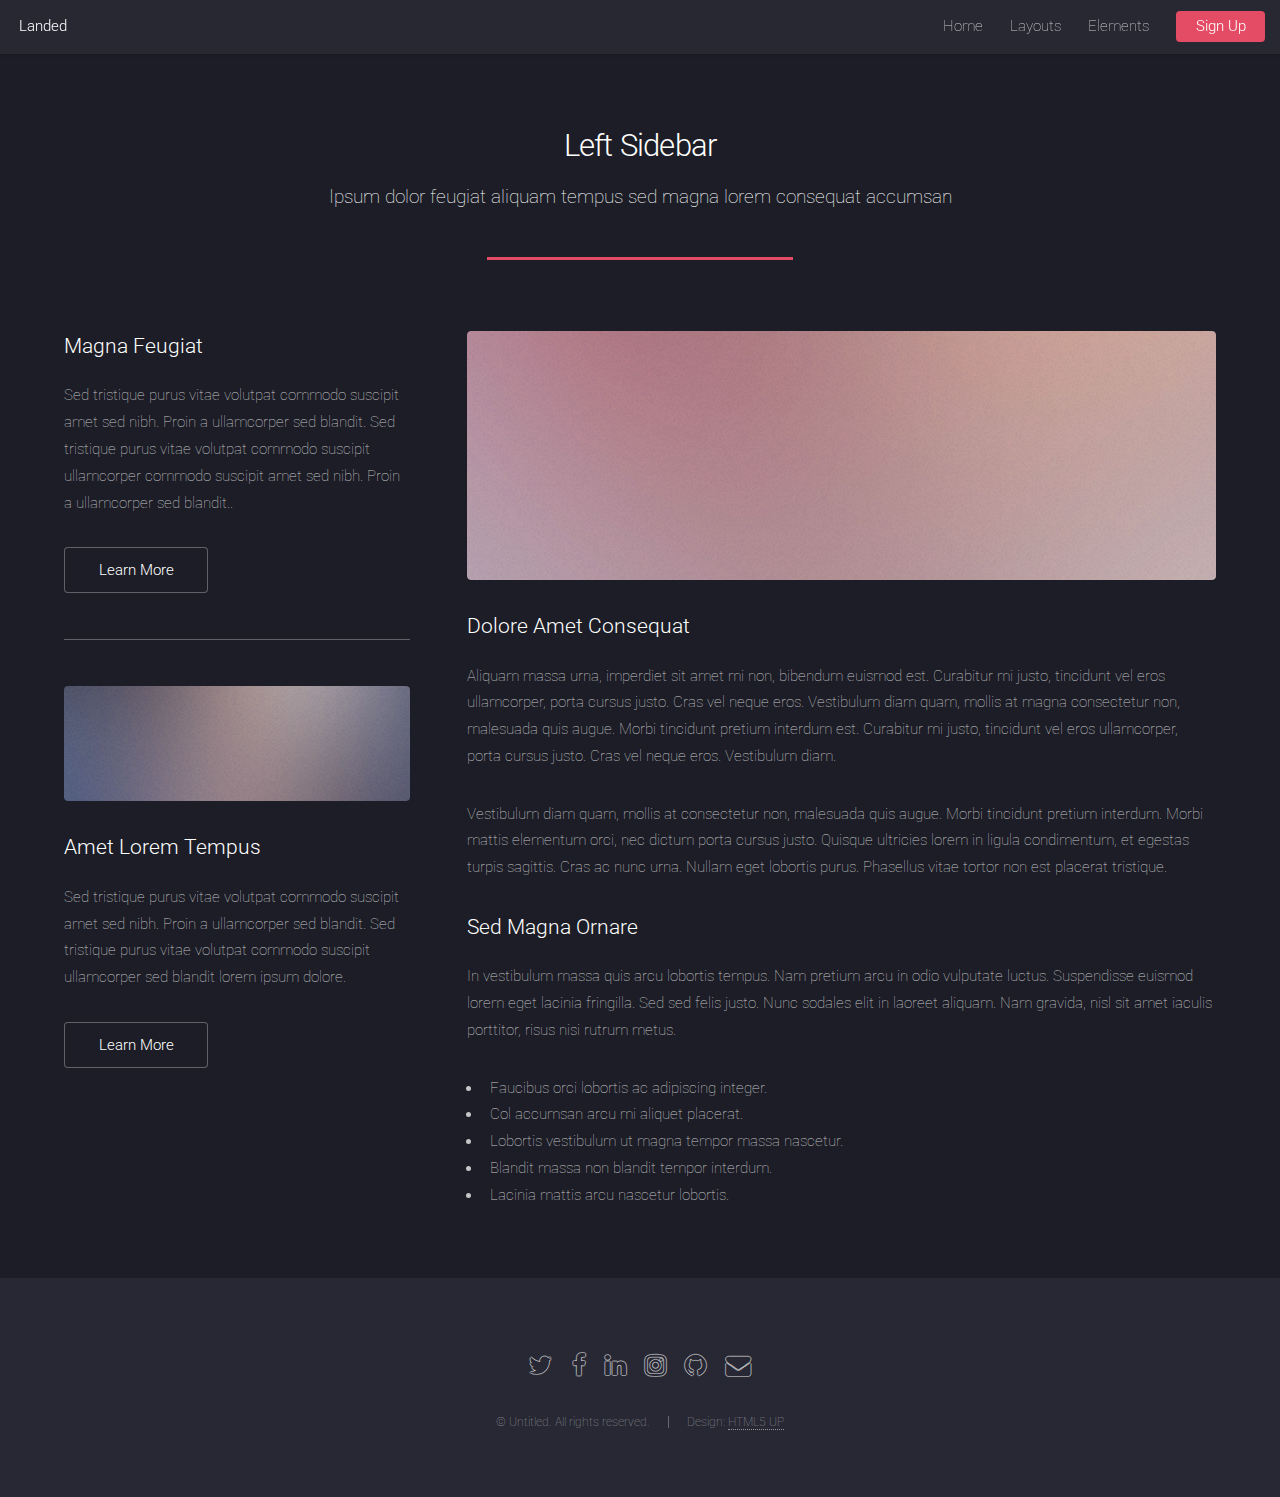
<file: LayoutOptions/Elevate/left-sidebar.html>
<!DOCTYPE HTML>
<!--
	Landed by HTML5 UP
	html5up.net | @ajlkn
	Free for personal and commercial use under the CCA 3.0 license (html5up.net/license)
-->
<html>
	<head>
		<title>Left Sidebar - Landed by HTML5 UP</title>
		<meta charset="utf-8" />
		<meta name="viewport" content="width=device-width, initial-scale=1" />
		<!--[if lte IE 8]><script src="assets/js/ie/html5shiv.js"></script><![endif]-->
		<link rel="stylesheet" href="assets/css/main.css" />
		<!--[if lte IE 9]><link rel="stylesheet" href="assets/css/ie9.css" /><![endif]-->
		<!--[if lte IE 8]><link rel="stylesheet" href="assets/css/ie8.css" /><![endif]-->
	</head>
	<body>
		<div id="page-wrapper">

			<!-- Header -->
				<header id="header">
					<h1 id="logo"><a href="index.html">Landed</a></h1>
					<nav id="nav">
						<ul>
							<li><a href="index.html">Home</a></li>
							<li>
								<a href="#">Layouts</a>
								<ul>
									<li><a href="left-sidebar.html">Left Sidebar</a></li>
									<li><a href="right-sidebar.html">Right Sidebar</a></li>
									<li><a href="no-sidebar.html">No Sidebar</a></li>
									<li>
										<a href="#">Submenu</a>
										<ul>
											<li><a href="#">Option 1</a></li>
											<li><a href="#">Option 2</a></li>
											<li><a href="#">Option 3</a></li>
											<li><a href="#">Option 4</a></li>
										</ul>
									</li>
								</ul>
							</li>
							<li><a href="elements.html">Elements</a></li>
							<li><a href="#" class="button special">Sign Up</a></li>
						</ul>
					</nav>
				</header>

			<!-- Main -->
				<div id="main" class="wrapper style1">
					<div class="container">
						<header class="major">
							<h2>Left Sidebar</h2>
							<p>Ipsum dolor feugiat aliquam tempus sed magna lorem consequat accumsan</p>
						</header>
						<div class="row 150%">
							<div class="4u 12u$(medium)">

								<!-- Sidebar -->
									<section id="sidebar">
										<section>
											<h3>Magna Feugiat</h3>
											<p>Sed tristique purus vitae volutpat commodo suscipit amet sed nibh. Proin a ullamcorper sed blandit. Sed tristique purus vitae volutpat commodo suscipit ullamcorper commodo suscipit amet sed nibh. Proin a ullamcorper sed blandit..</p>
											<footer>
												<ul class="actions">
													<li><a href="#" class="button">Learn More</a></li>
												</ul>
											</footer>
										</section>
										<hr />
										<section>
											<a href="#" class="image fit"><img src="images/pic06.jpg" alt="" /></a>
											<h3>Amet Lorem Tempus</h3>
											<p>Sed tristique purus vitae volutpat commodo suscipit amet sed nibh. Proin a ullamcorper sed blandit. Sed tristique purus vitae volutpat commodo suscipit ullamcorper sed blandit lorem ipsum dolore.</p>
											<footer>
												<ul class="actions">
													<li><a href="#" class="button">Learn More</a></li>
												</ul>
											</footer>
										</section>
									</section>

							</div>
							<div class="8u$ 12u$(medium) important(medium)">

								<!-- Content -->
									<section id="content">
										<a href="#" class="image fit"><img src="images/pic05.jpg" alt="" /></a>
										<h3>Dolore Amet Consequat</h3>
										<p>Aliquam massa urna, imperdiet sit amet mi non, bibendum euismod est. Curabitur mi justo, tincidunt vel eros ullamcorper, porta cursus justo. Cras vel neque eros. Vestibulum diam quam, mollis at magna consectetur non, malesuada quis augue. Morbi tincidunt pretium interdum est. Curabitur mi justo, tincidunt vel eros ullamcorper, porta cursus justo. Cras vel neque eros. Vestibulum diam.</p>
										<p>Vestibulum diam quam, mollis at consectetur non, malesuada quis augue. Morbi tincidunt pretium interdum. Morbi mattis elementum orci, nec dictum porta cursus justo. Quisque ultricies lorem in ligula condimentum, et egestas turpis sagittis. Cras ac nunc urna. Nullam eget lobortis purus. Phasellus vitae tortor non est placerat tristique.</p>
										<h3>Sed Magna Ornare</h3>
										<p>In vestibulum massa quis arcu lobortis tempus. Nam pretium arcu in odio vulputate luctus. Suspendisse euismod lorem eget lacinia fringilla. Sed sed felis justo. Nunc sodales elit in laoreet aliquam. Nam gravida, nisl sit amet iaculis porttitor, risus nisi rutrum metus.</p>
										<ul>
											<li>Faucibus orci lobortis ac adipiscing integer.</li>
											<li>Col accumsan arcu mi aliquet placerat.</li>
											<li>Lobortis vestibulum ut magna tempor massa nascetur.</li>
											<li>Blandit massa non blandit tempor interdum.</li>
											<li>Lacinia mattis arcu nascetur lobortis.</li>
										</ul>
									</section>

							</div>
						</div>
					</div>
				</div>

			<!-- Footer -->
				<footer id="footer">
					<ul class="icons">
						<li><a href="#" class="icon alt fa-twitter"><span class="label">Twitter</span></a></li>
						<li><a href="#" class="icon alt fa-facebook"><span class="label">Facebook</span></a></li>
						<li><a href="#" class="icon alt fa-linkedin"><span class="label">LinkedIn</span></a></li>
						<li><a href="#" class="icon alt fa-instagram"><span class="label">Instagram</span></a></li>
						<li><a href="#" class="icon alt fa-github"><span class="label">GitHub</span></a></li>
						<li><a href="#" class="icon alt fa-envelope"><span class="label">Email</span></a></li>
					</ul>
					<ul class="copyright">
						<li>&copy; Untitled. All rights reserved.</li><li>Design: <a href="http://html5up.net">HTML5 UP</a></li>
					</ul>
				</footer>

		</div>

		<!-- Scripts -->
			<script src="assets/js/jquery.min.js"></script>
			<script src="assets/js/jquery.scrolly.min.js"></script>
			<script src="assets/js/jquery.dropotron.min.js"></script>
			<script src="assets/js/jquery.scrollex.min.js"></script>
			<script src="assets/js/skel.min.js"></script>
			<script src="assets/js/util.js"></script>
			<!--[if lte IE 8]><script src="assets/js/ie/respond.min.js"></script><![endif]-->
			<script src="assets/js/main.js"></script>

	</body>
</html>
</file>
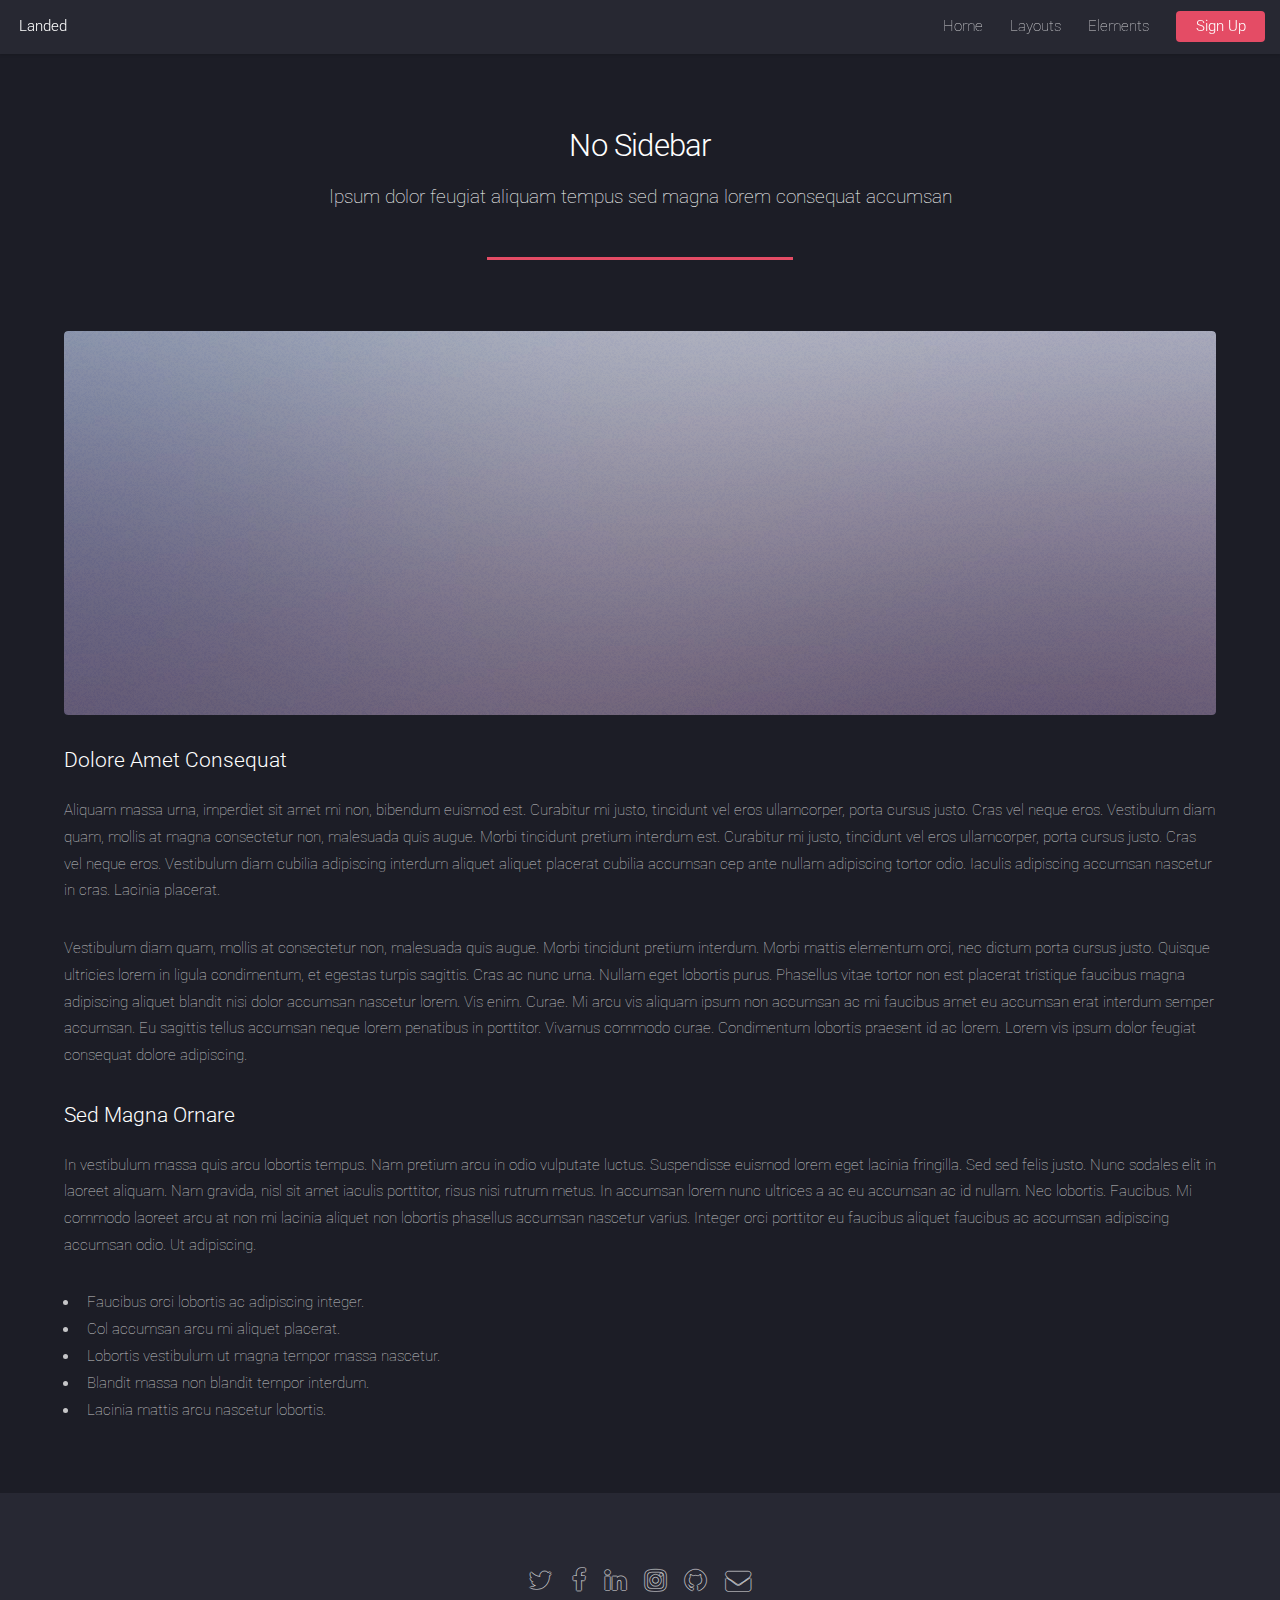
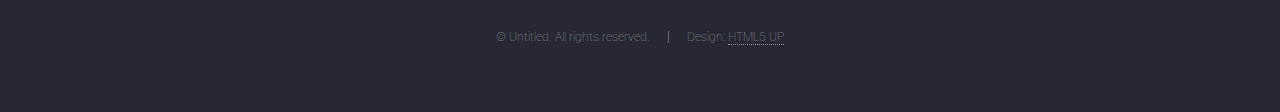
<file: LayoutOptions/Elevate/no-sidebar.html>
<!DOCTYPE HTML>
<!--
	Landed by HTML5 UP
	html5up.net | @ajlkn
	Free for personal and commercial use under the CCA 3.0 license (html5up.net/license)
-->
<html>
	<head>
		<title>No Sidebar - Landed by HTML5 UP</title>
		<meta charset="utf-8" />
		<meta name="viewport" content="width=device-width, initial-scale=1" />
		<!--[if lte IE 8]><script src="assets/js/ie/html5shiv.js"></script><![endif]-->
		<link rel="stylesheet" href="assets/css/main.css" />
		<!--[if lte IE 9]><link rel="stylesheet" href="assets/css/ie9.css" /><![endif]-->
		<!--[if lte IE 8]><link rel="stylesheet" href="assets/css/ie8.css" /><![endif]-->
	</head>
	<body>
		<div id="page-wrapper">

			<!-- Header -->
				<header id="header">
					<h1 id="logo"><a href="index.html">Landed</a></h1>
					<nav id="nav">
						<ul>
							<li><a href="index.html">Home</a></li>
							<li>
								<a href="#">Layouts</a>
								<ul>
									<li><a href="left-sidebar.html">Left Sidebar</a></li>
									<li><a href="right-sidebar.html">Right Sidebar</a></li>
									<li><a href="no-sidebar.html">No Sidebar</a></li>
									<li>
										<a href="#">Submenu</a>
										<ul>
											<li><a href="#">Option 1</a></li>
											<li><a href="#">Option 2</a></li>
											<li><a href="#">Option 3</a></li>
											<li><a href="#">Option 4</a></li>
										</ul>
									</li>
								</ul>
							</li>
							<li><a href="elements.html">Elements</a></li>
							<li><a href="#" class="button special">Sign Up</a></li>
						</ul>
					</nav>
				</header>

			<!-- Main -->
				<div id="main" class="wrapper style1">
					<div class="container">
						<header class="major">
							<h2>No Sidebar</h2>
							<p>Ipsum dolor feugiat aliquam tempus sed magna lorem consequat accumsan</p>
						</header>

						<!-- Content -->
							<section id="content">
								<a href="#" class="image fit"><img src="images/pic07.jpg" alt="" /></a>
								<h3>Dolore Amet Consequat</h3>
								<p>Aliquam massa urna, imperdiet sit amet mi non, bibendum euismod est. Curabitur mi justo, tincidunt vel eros ullamcorper, porta cursus justo. Cras vel neque eros. Vestibulum diam quam, mollis at magna consectetur non, malesuada quis augue. Morbi tincidunt pretium interdum est. Curabitur mi justo, tincidunt vel eros ullamcorper, porta cursus justo. Cras vel neque eros. Vestibulum diam cubilia adipiscing interdum aliquet aliquet placerat cubilia accumsan cep ante nullam adipiscing tortor odio. Iaculis adipiscing accumsan nascetur in cras. Lacinia placerat.</p>
								<p>Vestibulum diam quam, mollis at consectetur non, malesuada quis augue. Morbi tincidunt pretium interdum. Morbi mattis elementum orci, nec dictum porta cursus justo. Quisque ultricies lorem in ligula condimentum, et egestas turpis sagittis. Cras ac nunc urna. Nullam eget lobortis purus. Phasellus vitae tortor non est placerat tristique faucibus magna adipiscing aliquet blandit nisi dolor accumsan nascetur lorem. Vis enim. Curae. Mi arcu vis aliquam ipsum non accumsan ac mi faucibus amet eu accumsan erat interdum semper accumsan. Eu sagittis tellus accumsan neque lorem penatibus in porttitor. Vivamus commodo curae. Condimentum lobortis praesent id ac lorem. Lorem vis ipsum dolor feugiat consequat dolore adipiscing.</p>
								<h3>Sed Magna Ornare</h3>
								<p>In vestibulum massa quis arcu lobortis tempus. Nam pretium arcu in odio vulputate luctus. Suspendisse euismod lorem eget lacinia fringilla. Sed sed felis justo. Nunc sodales elit in laoreet aliquam. Nam gravida, nisl sit amet iaculis porttitor, risus nisi rutrum metus. In accumsan lorem nunc ultrices a ac eu accumsan ac id nullam. Nec lobortis. Faucibus. Mi commodo laoreet arcu at non mi lacinia aliquet non lobortis phasellus accumsan nascetur varius. Integer orci porttitor eu faucibus aliquet faucibus ac accumsan adipiscing accumsan odio. Ut adipiscing.</p>
								<ul>
									<li>Faucibus orci lobortis ac adipiscing integer.</li>
									<li>Col accumsan arcu mi aliquet placerat.</li>
									<li>Lobortis vestibulum ut magna tempor massa nascetur.</li>
									<li>Blandit massa non blandit tempor interdum.</li>
									<li>Lacinia mattis arcu nascetur lobortis.</li>
								</ul>
							</section>

					</div>
				</div>

			<!-- Footer -->
				<footer id="footer">
					<ul class="icons">
						<li><a href="#" class="icon alt fa-twitter"><span class="label">Twitter</span></a></li>
						<li><a href="#" class="icon alt fa-facebook"><span class="label">Facebook</span></a></li>
						<li><a href="#" class="icon alt fa-linkedin"><span class="label">LinkedIn</span></a></li>
						<li><a href="#" class="icon alt fa-instagram"><span class="label">Instagram</span></a></li>
						<li><a href="#" class="icon alt fa-github"><span class="label">GitHub</span></a></li>
						<li><a href="#" class="icon alt fa-envelope"><span class="label">Email</span></a></li>
					</ul>
					<ul class="copyright">
						<li>&copy; Untitled. All rights reserved.</li><li>Design: <a href="http://html5up.net">HTML5 UP</a></li>
					</ul>
				</footer>

		</div>

		<!-- Scripts -->
			<script src="assets/js/jquery.min.js"></script>
			<script src="assets/js/jquery.scrolly.min.js"></script>
			<script src="assets/js/jquery.dropotron.min.js"></script>
			<script src="assets/js/jquery.scrollex.min.js"></script>
			<script src="assets/js/skel.min.js"></script>
			<script src="assets/js/util.js"></script>
			<!--[if lte IE 8]><script src="assets/js/ie/respond.min.js"></script><![endif]-->
			<script src="assets/js/main.js"></script>

	</body>
</html>
</file>
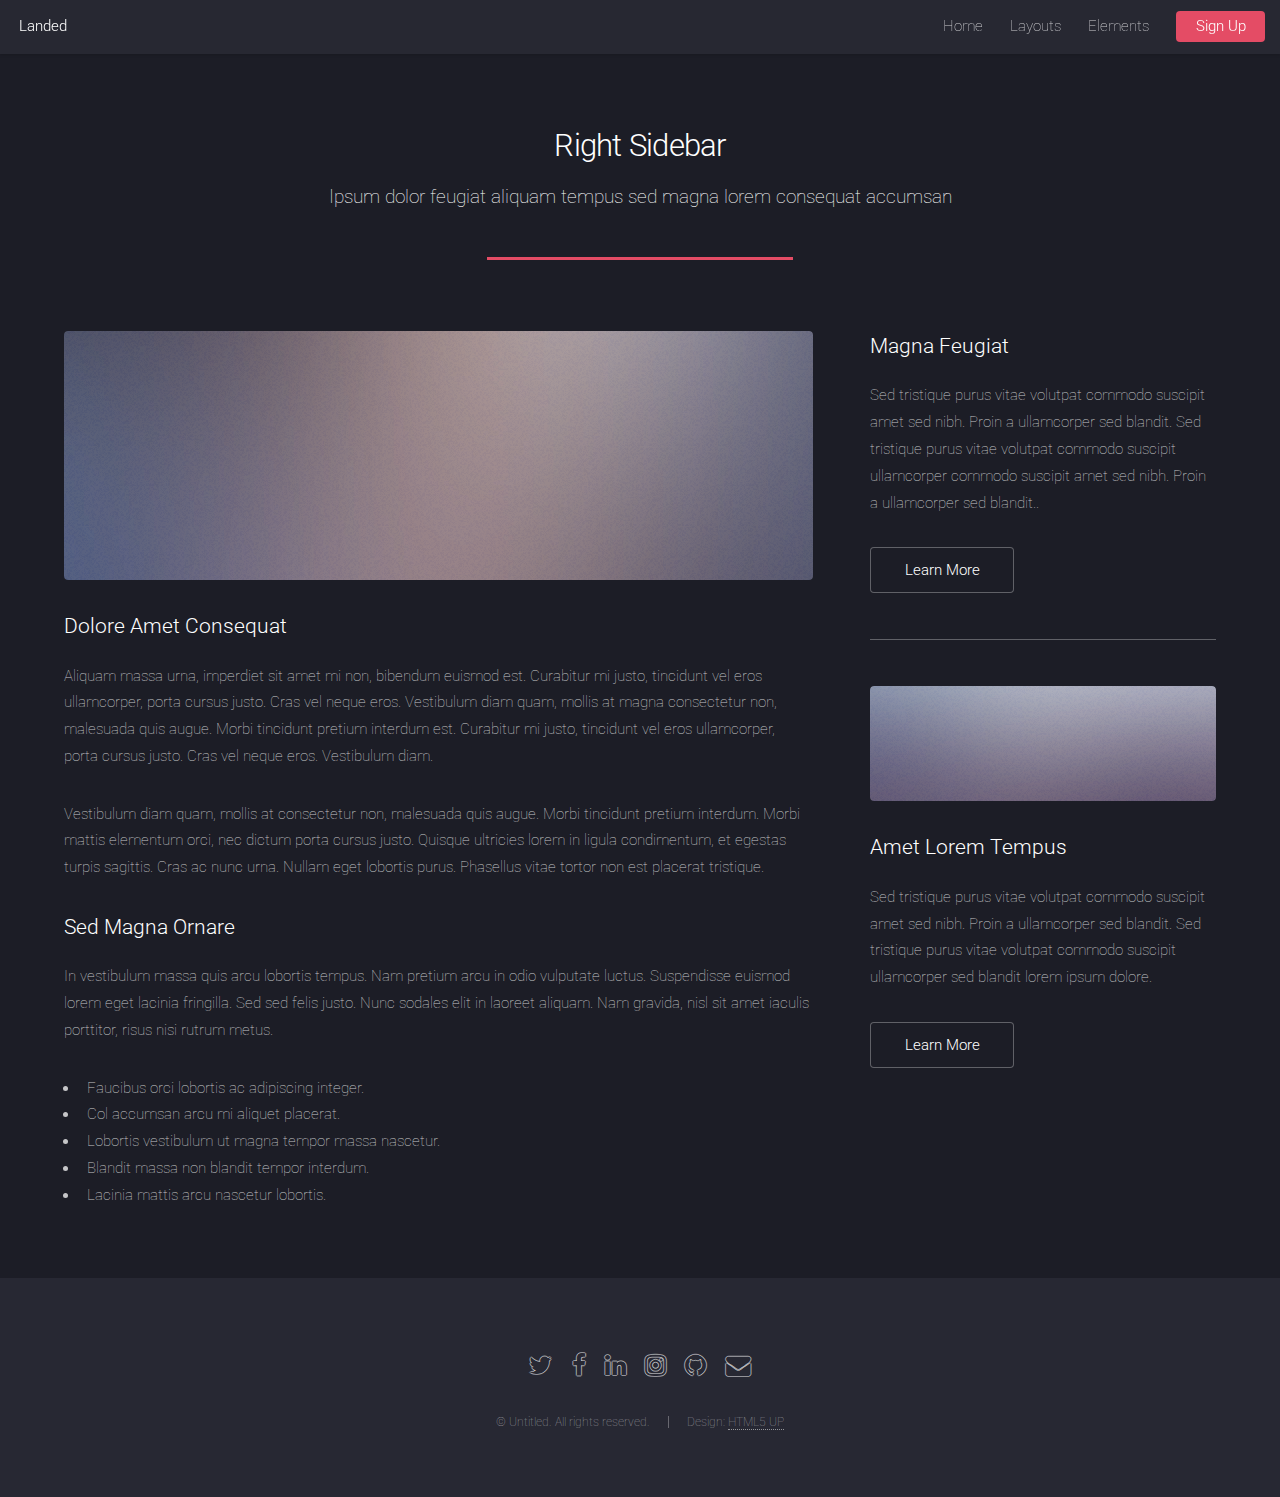
<file: LayoutOptions/Elevate/right-sidebar.html>
<!DOCTYPE HTML>
<!--
	Landed by HTML5 UP
	html5up.net | @ajlkn
	Free for personal and commercial use under the CCA 3.0 license (html5up.net/license)
-->
<html>
	<head>
		<title>Right Sidebar - Landed by HTML5 UP</title>
		<meta charset="utf-8" />
		<meta name="viewport" content="width=device-width, initial-scale=1" />
		<!--[if lte IE 8]><script src="assets/js/ie/html5shiv.js"></script><![endif]-->
		<link rel="stylesheet" href="assets/css/main.css" />
		<!--[if lte IE 9]><link rel="stylesheet" href="assets/css/ie9.css" /><![endif]-->
		<!--[if lte IE 8]><link rel="stylesheet" href="assets/css/ie8.css" /><![endif]-->
	</head>
	<body>
		<div id="page-wrapper">

			<!-- Header -->
				<header id="header">
					<h1 id="logo"><a href="index.html">Landed</a></h1>
					<nav id="nav">
						<ul>
							<li><a href="index.html">Home</a></li>
							<li>
								<a href="#">Layouts</a>
								<ul>
									<li><a href="left-sidebar.html">Left Sidebar</a></li>
									<li><a href="right-sidebar.html">Right Sidebar</a></li>
									<li><a href="no-sidebar.html">No Sidebar</a></li>
									<li>
										<a href="#">Submenu</a>
										<ul>
											<li><a href="#">Option 1</a></li>
											<li><a href="#">Option 2</a></li>
											<li><a href="#">Option 3</a></li>
											<li><a href="#">Option 4</a></li>
										</ul>
									</li>
								</ul>
							</li>
							<li><a href="elements.html">Elements</a></li>
							<li><a href="#" class="button special">Sign Up</a></li>
						</ul>
					</nav>
				</header>

			<!-- Main -->
				<div id="main" class="wrapper style1">
					<div class="container">
						<header class="major">
							<h2>Right Sidebar</h2>
							<p>Ipsum dolor feugiat aliquam tempus sed magna lorem consequat accumsan</p>
						</header>
						<div class="row 150%">
							<div class="8u 12u$(medium)">

								<!-- Content -->
									<section id="content">
										<a href="#" class="image fit"><img src="images/pic06.jpg" alt="" /></a>
										<h3>Dolore Amet Consequat</h3>
										<p>Aliquam massa urna, imperdiet sit amet mi non, bibendum euismod est. Curabitur mi justo, tincidunt vel eros ullamcorper, porta cursus justo. Cras vel neque eros. Vestibulum diam quam, mollis at magna consectetur non, malesuada quis augue. Morbi tincidunt pretium interdum est. Curabitur mi justo, tincidunt vel eros ullamcorper, porta cursus justo. Cras vel neque eros. Vestibulum diam.</p>
										<p>Vestibulum diam quam, mollis at consectetur non, malesuada quis augue. Morbi tincidunt pretium interdum. Morbi mattis elementum orci, nec dictum porta cursus justo. Quisque ultricies lorem in ligula condimentum, et egestas turpis sagittis. Cras ac nunc urna. Nullam eget lobortis purus. Phasellus vitae tortor non est placerat tristique.</p>
										<h3>Sed Magna Ornare</h3>
										<p>In vestibulum massa quis arcu lobortis tempus. Nam pretium arcu in odio vulputate luctus. Suspendisse euismod lorem eget lacinia fringilla. Sed sed felis justo. Nunc sodales elit in laoreet aliquam. Nam gravida, nisl sit amet iaculis porttitor, risus nisi rutrum metus.</p>
										<ul>
											<li>Faucibus orci lobortis ac adipiscing integer.</li>
											<li>Col accumsan arcu mi aliquet placerat.</li>
											<li>Lobortis vestibulum ut magna tempor massa nascetur.</li>
											<li>Blandit massa non blandit tempor interdum.</li>
											<li>Lacinia mattis arcu nascetur lobortis.</li>
										</ul>
									</section>

							</div>
							<div class="4u$ 12u$(medium)">

								<!-- Sidebar -->
									<section id="sidebar">
										<section>
											<h3>Magna Feugiat</h3>
											<p>Sed tristique purus vitae volutpat commodo suscipit amet sed nibh. Proin a ullamcorper sed blandit. Sed tristique purus vitae volutpat commodo suscipit ullamcorper commodo suscipit amet sed nibh. Proin a ullamcorper sed blandit..</p>
											<footer>
												<ul class="actions">
													<li><a href="#" class="button">Learn More</a></li>
												</ul>
											</footer>
										</section>
										<hr />
										<section>
											<a href="#" class="image fit"><img src="images/pic07.jpg" alt="" /></a>
											<h3>Amet Lorem Tempus</h3>
											<p>Sed tristique purus vitae volutpat commodo suscipit amet sed nibh. Proin a ullamcorper sed blandit. Sed tristique purus vitae volutpat commodo suscipit ullamcorper sed blandit lorem ipsum dolore.</p>
											<footer>
												<ul class="actions">
													<li><a href="#" class="button">Learn More</a></li>
												</ul>
											</footer>
										</section>
									</section>

							</div>
						</div>
					</div>
				</div>

			<!-- Footer -->
				<footer id="footer">
					<ul class="icons">
						<li><a href="#" class="icon alt fa-twitter"><span class="label">Twitter</span></a></li>
						<li><a href="#" class="icon alt fa-facebook"><span class="label">Facebook</span></a></li>
						<li><a href="#" class="icon alt fa-linkedin"><span class="label">LinkedIn</span></a></li>
						<li><a href="#" class="icon alt fa-instagram"><span class="label">Instagram</span></a></li>
						<li><a href="#" class="icon alt fa-github"><span class="label">GitHub</span></a></li>
						<li><a href="#" class="icon alt fa-envelope"><span class="label">Email</span></a></li>
					</ul>
					<ul class="copyright">
						<li>&copy; Untitled. All rights reserved.</li><li>Design: <a href="http://html5up.net">HTML5 UP</a></li>
					</ul>
				</footer>

		</div>

		<!-- Scripts -->
			<script src="assets/js/jquery.min.js"></script>
			<script src="assets/js/jquery.scrolly.min.js"></script>
			<script src="assets/js/jquery.dropotron.min.js"></script>
			<script src="assets/js/jquery.scrollex.min.js"></script>
			<script src="assets/js/skel.min.js"></script>
			<script src="assets/js/util.js"></script>
			<!--[if lte IE 8]><script src="assets/js/ie/respond.min.js"></script><![endif]-->
			<script src="assets/js/main.js"></script>

	</body>
</html>
</file>
<file: LayoutOptions/AvantGarde/assets/css/ie8.css>
/*
	Lens by HTML5 UP
	html5up.net | @ajlkn
	Free for personal and commercial use under the CCA 3.0 license (html5up.net/license)
*/

/* Viewer */

	#viewer {
		width: 100%;
	}
</file>
<file: LayoutOptions/AvantGarde/assets/css/ie9.css>
/*
	Lens by HTML5 UP
	html5up.net | @ajlkn
	Free for personal and commercial use under the CCA 3.0 license (html5up.net/license)
*/

/* Thumbnails */

	#thumbnails:after {
		content: '';
		display: block;
		clear: both;
	}

	#thumbnails article {
		float: left;
	}

/* Viewer */

	#viewer .inner {
		box-shadow: inset 0 0 9em 2em rgba(16, 16, 16, 0.2);
	}

		#viewer .inner:before {
			display: none;
		}

	#viewer .slide .caption {
		background-color: rgba(16, 16, 16, 0.5);
	}
</file>
<file: LayoutOptions/AvantGarde/assets/css/noscript.css>
/*
	Lens by HTML5 UP
	html5up.net | @ajlkn
	Free for personal and commercial use under the CCA 3.0 license (html5up.net/license)
*/

/* Main */

	#main {
		opacity: 1 !important;
		right: 0 !important;
	}

	body:before {
		content: 'Javascript is disabled :(';
		display: block;
		position: absolute;
		top: 50%;
		width: calc(100% - 22.5em * 0.333333333);
		height: 4em;
		margin-top: -2em;
		color: #272727;
		cursor: default;
		font-size: 3em;
		line-height: 4em;
		text-align: center;
		white-space: nowrap;
		left: 0;
	}
</file>
<file: LayoutOptions/Bizz/css/style.css>
/*Simply adding a font-family that will be used throughout the site*/

@font-face{
  font-family:montserrat;

  src:url(../font/Montserrat.ttf);
}
/*Adjusts the height and width of the entire page*/
html, body {
  width: 100%;
  height: 100%;
  margin:0 auto;
  font-family: 'montserrat';
 /*Stops the screen from scrolling to the left and right (basically the x-axis)*/
}
body{
    background-color: #5e9e3c;
        overflow-x: hidden; 

}
/*Navigation*/
.site-header {

    background-color: #fff;
}

.dropdown-trigger {
  padding: 0;
  width: 2.75em;
  height: 2.75em;
  border: none;
  background: url(../img/lock.svg);
  background-size: 100%;
  cursor: pointer;
  float: right;
  position: sticky;
  z-index: 20;
margin: 10px ;
}

.dropdown-trigger:focus {
  outline: none;
     background: url(../img/lock-open.svg);
       background-size: 100%;
-webkit-transition: all .2s ease-in-out;
  -moz-transition: all .2s ease-in-out;
  -o-transition: all .2s ease-in-out;
  transition: all .2s ease-in-out;

}
.dropdown-trigger.selected {
     background: url(../img/lock-open.svg);
       background-size: 100%;
  -webkit-transition: all .2s ease-in-out;
  -moz-transition: all .2s ease-in-out;
  -o-transition: all .2s ease-in-out;
  transition: all .2s ease-in-out;

}



.dropdown-nav {
  display: none;
  vertical-align: top;
  float: right;
margin: 10px;
}
.dropdown-nav.open {
  display: block;
}
@media (min-width: 600px) {
  .dropdown-nav.open {
    display: inline-block;
  }
}
.dropdown-nav .nav-item {
  display: block;
  padding: .5em  2em .5em .5em;
  text-decoration: none;
  color: #5e9e3c;

}
.dropdown-nav .nav-item ~ .nav-item {
  margin-top: .25em;
}
.dropdown-nav .nav-item:hover {
  color: #fff;
    -webkit-transition: all .2s ease-in-out;
  -moz-transition: all .2s ease-in-out;
  -o-transition: all .2s ease-in-out;
  transition: all .2s ease-in-out;
}
@media (min-width: 600px) {
  .dropdown-nav .nav-item {
    display: inline-block;
  }
  .dropdown-nav .nav-item ~ .nav-item {
    margin-top: 0;
  }
}

/*Home Section*/ 
.home{
  width: 100%;
  height: 250px;
  padding: 3em 0 30em 0;
   margin:0 auto;
  background-color: rgba(106, 188, 69,1); /*This is the rgb (106, 188, 169, 1); The
  "1" adjusts the opacity of the color.*/
  color: white;
}

/* h1, since it has no dot preceeding it, is considered an identifier/attribute (id). Anything such as .home is considered a class*/
.home h1 {  /*h1 is a global html id so I don't have to specify its display as you'll I've done for the rob attribute below*/
 font-size: 103px;
  text-align: center;
 }
rob {   
  text-align: center;
  display: block;
 margin:-35px 0 0 0;  /*this adjusts how far up, to the right, down, and to the left your object (in this case text) is from another object
 could also be the page itself. To see what I'm talking about delete the margin:0 auto; line in the html attribute
 all the way at the top and then add it in back again*/
}
.home rob { /*rob  is an attribute. Attributes can also be expressed as id='rob' */
 font-size: 40px;
  text-align: center;
}
.contact{  
    background-color: rgba(106, 188, 69,1);
  height: 480px;
  width: 100%;
 
    float: left;
    font-family: 'montserrat';

}
.center-buttons{
 
 
 
 
        text-align:center;
        position:relative;
 }
apple{

  border-radius: 3rem; /* makes the button circular. anything above 3rem (root em) will not make a difference*/
 
   
 margin-right: 3em;
 
       display:inline-block;
 
}
apple:hover{
  opacity: 0.9;
 
}
a{
  text-decoration: none;
  color: #fff;
  outline: none;
}
android{
  border-radius: 3rem; /* makes the button circular. anything above 3rem (root em) will not make a difference*/

       display:inline-block;
}
android:hover{
    opacity: 0.9;
 
}
.twitter {
  background-image:url(../img/twitter.svg) no-repeat;
  background-size: 100%;

}
.twitter:hover{
background-image: url(../img/twiiter-hover.svg) no-repeat;
background-size: 100%;
    -webkit-transition: all .2s ease-in-out;
  -moz-transition: all .2s ease-in-out;
  -o-transition: all .2s ease-in-out;
  transition: all .2s ease-in-out;
}
 
.more-info div {
    width: 40%;
 color: #fff;
 height: 100%;
 margin: 0 auto;

 display: block;
 padding:10px;
  
  }
  h2{
    margin-top: 70px;
     color: #fff;
     padding-top: 40px;
     padding-left: 10px;
     font-size: 40px;
  }
  .more-info .right-column {
    margin-right: 0;

    float: right;
margin-top:-50px;
 
    ;
  }
  .more-info .left-column {
    margin-left: 0;
    font-size:20px;
    float: left;
 font-family: 'montserrat';font-weight: 500;
 
  }

 
   @media only screen and (min-width: 400px) {
                    .home h1 { font-size:50px; text-align: center;}
 
}
     
    @media only screen and (min-width: 700px) {
      .home{
          padding: 3em 0 35em 0;

      }
                    .home h1 { font-size:80px; }
                     .home rob{ font-size:20px;  margin:-75px 0 0 0;  
                     }
        } 


  @media screen and (min-width: 36em) {
  .more-info{
    width: 100%;
     margin: 0 auto;
     padding: 0;
      background-color: #5e9e3c;
 
  }
}
  footer {
    position: relative;
    clear: both;
     color: #5e9e3c;

    font-size: 13px;
   background-color:rgba(106, 188, 69,1);

}
footer img{
  
width:150px;
  }

 footer a{

text-decoration:none;
     
 color: #5e9e3c;
    }
     footer a:hover{
color: #fff;
    }
    
footer .footer-fixed {
 
margin:0 auto;
    text-align: center;
}

#scrolldown {
  bottom: -45px;
  height: 100px;
  margin-left: -50px;
  position: relative;
  left: 50%;
  text-align: center;
  width: 100px;
margin-top: -45px;
   
}
#scrolldown a {
cursor: pointer;
}
#scrolldown p {

  font-size: 0.7em;
  animation-duration: 1.5s;
   animation-fill-mode: both;
  animation-iteration-count: infinite;
  animation-name: scroll;
  color: #fff;

    text-align: center;
}
#scrolldown > p {
  text-transform: uppercase;
  text-indent: 10px;
 
}
.mouse { 
  display: block;
  height: 65px;
  left: 50%;
  margin: 0 0 0 -13px;
  position: relative;
  width: 37px;
}
 
.mouse span {
  display: block;
  
  margin: 0;
      
  height: 100%;
    background: url(../img/more-info.svg) no-repeat;

    border-radius:4rem;
      animation-duration: 1.5s;
  background-size: 100%;
  animation-fill-mode: both;
  animation-iteration-count: infinite;
  animation-name: scroll;
 
}
@keyframes scroll {
  0% {
    opacity: 1;
    transform: translateY(0px);
  }
  100% {
    opacity: 0;
    transform: translateY(10px);
  }
}
   form {
 
  margin: 100px  auto;
     width: 100%;
 
  text-align: center;
  }

input, textarea {
font-family: "montserrat";
  outline: 0;
  background: #fff;
  width: 100%;
 
   border-style: none;
  margin: 0 0 15px;
  padding: 15px;
   max-width: 400px;
  box-sizing: border-box;
  border-radius: 3rem;
  font-size: 14px;
}
input[type=submit], textarea[type=submit] {
  background-color: #5e9e3c;
 font-family: "montserrat" ;
  text-transform: uppercase;
  outline: 0;
  width: 100%;
  border: 0;
  border-radius: 3rem; /*You can remove this if you it to be box, but was trying to stay 
  somewhat consistant since I did the android and ios buttons with a border radius*/
  padding: 15px;
  color: #FFFFFF;
  font-size: 14px;
  -webkit-transition: all 0.3 ease;
  transition: all 0.3 ease;
  cursor: pointer;
}
input::placeholder, textarea::placeholder {
  color: #fff;
}
input.error, textarea.error {
  background: #AD4747;
  color: #fff;
}
input.error::placeholder, textarea.error::placeholder {
  color: #fff;
}

textarea {
  height: 10rem;
}

.captcha {
  float: left;
}
.captcha input {
  float: right;
}
.captcha input[name=question] {
  width: 4rem;
  border-top-right-radius: 0;
  border-bottom-right-radius: 0;
  text-align: right;
  padding-right: 0;
}
.captcha [name=captcha] {
  width: 5rem;
  border-top-left-radius: 0;
  border-bottom-left-radius: 0;
  padding-left: 0.5rem;
}
.captcha [name=captcha]::placeholder {
  text-align: center;
}
form img{
  width: 20px;
}
 form img:hover{

 }
</file>
<file: LayoutOptions/Eckard/assets/css/ie8.css>
/*
	Overflow by HTML5 UP
	html5up.net | @ajlkn
	Free for personal and commercial use under the CCA 3.0 license (html5up.net/license)
*/

/* Basic */

	body {
		background-image: url("../../images/bg.jpg");
		background-repeat: no-repeat;
		background-size: cover;
		background-position: auto;
		background-attachment: scroll;
		-ms-behavior: url("assets/js/ie/backgroundsize.min.htc");
	}

/* Section/Article */

	section > .last-child,
	article > .last-child,
	section.last-child,
	article.last-child {
		margin-bottom: 0;
	}

/* Button */

	input[type="button"],
	input[type="submit"],
	input[type="reset"],
	button,
	.button {
		position: relative;
		-ms-behavior: url("assets/js/ie/PIE.htc");
	}

		input[type="button"].style2:hover,
		input[type="submit"].style2:hover,
		input[type="reset"].style2:hover,
		button.style2:hover,
		.button.style2:hover {
			color: #35b88f !important;
		}

		input[type="button"].style3,
		input[type="submit"].style3,
		input[type="reset"].style3,
		button.style3,
		.button.style3 {
			background: #fefefe;
			border: solid 1px #dad9d9;
		}

/* Footer */

	#footer .icons {
		position: relative;
		-ms-behavior: url("assets/js/ie/PIE.htc");
	}

/* Header */

	#header header p {
		border-top: solid 1px #888;
	}
</file>
<file: LayoutOptions/Elevate/assets/css/ie9.css>
/*
	Landed by HTML5 UP
	html5up.net | @ajlkn
	Free for personal and commercial use under the CCA 3.0 license (html5up.net/license)
*/

/* Loader */

	body.landing:before, body.landing:after {
		display: none !important;
	}

/* Icon */

	.icon.alt {
		color: inherit !important;
	}

	.icon.major.alt:before {
		color: #ffffff !important;
	}

/* Banner */

	#banner:after {
		background-color: rgba(23, 24, 32, 0.95);
	}

/* Footer */

	#footer .icons .icon.alt:before {
		color: #ffffff !important;
	}
</file>
<file: LayoutOptions/Elevate/assets/css/ie8.css>
/*
	Landed by HTML5 UP
	html5up.net | @ajlkn
	Free for personal and commercial use under the CCA 3.0 license (html5up.net/license)
*/

/* Basic */

	body {
		color: #ffffff;
	}

	body, html, #page-wrapper {
		height: 100%;
	}

	blockquote {
		border-left: solid 4px #606067;
	}

	code {
		background: #32333b;
	}

	hr {
		border-bottom: solid 1px #606067;
	}

/* Icon */

	.icon.major {
		-ms-behavior: url("assets/js/ie/PIE.htc");
	}

/* Image */

	.image {
		position: relative;
		-ms-behavior: url("assets/js/ie/PIE.htc");
	}

		.image:before {
			display: none;
		}

		.image img {
			position: relative;
			-ms-behavior: url("assets/js/ie/PIE.htc");
		}

/* Form */

	input[type="text"],
	input[type="password"],
	input[type="email"],
	select,
	textarea {
		position: relative;
		-ms-behavior: url("assets/js/ie/PIE.htc");
	}

		input[type="text"]:focus,
		input[type="password"]:focus,
		input[type="email"]:focus,
		select:focus,
		textarea:focus {
			-ms-behavior: url("assets/js/ie/PIE.htc");
		}

	input[type="text"],
	input[type="password"],
	input[type="email"] {
		line-height: 3em;
	}

	input[type="checkbox"],
	input[type="radio"] {
		font-size: 3em;
	}

		input[type="checkbox"] + label:before,
		input[type="radio"] + label:before {
			display: none;
		}

/* Table */

	table tbody tr {
		border: solid 1px #606067;
	}

	table thead {
		border-bottom: solid 1px #606067;
	}

	table tfoot {
		border-top: solid 1px #606067;
	}

	table.alt tbody tr td {
		border: solid 1px #606067;
	}

/* Button */

	input[type="submit"],
	input[type="reset"],
	input[type="button"],
	.button {
		border: solid 1px #ffffff !important;
	}

		input[type="submit"].special,
		input[type="reset"].special,
		input[type="button"].special,
		.button.special {
			border: 0 !important;
		}

/* Goto Next */

	.goto-next {
		display: none;
	}

/* Spotlight */

	.spotlight {
		height: 100%;
	}

		.spotlight .content {
			background: #272833;
		}

/* Wrapper */

	.wrapper.style2 input[type="text"]:focus,
	.wrapper.style2 input[type="password"]:focus,
	.wrapper.style2 input[type="email"]:focus,
	.wrapper.style2 select:focus,
	.wrapper.style2 textarea:focus {
		border-color: #ffffff;
	}

	.wrapper.style2 input[type="submit"].special:hover, .wrapper.style2 input[type="submit"].special:active,
	.wrapper.style2 input[type="reset"].special:hover,
	.wrapper.style2 input[type="reset"].special:active,
	.wrapper.style2 input[type="button"].special:hover,
	.wrapper.style2 input[type="button"].special:active,
	.wrapper.style2 .button.special:hover,
	.wrapper.style2 .button.special:active {
		color: #e44c65 !important;
	}

/* Dropotron */

	.dropotron {
		background: #272833;
		box-shadow: none !important;
		-ms-behavior: url("assets/js/ie/PIE.htc");
	}

		.dropotron > li a, .dropotron > li span {
			color: #ffffff !important;
		}

		.dropotron.level-0 {
			margin-top: 0;
		}

			.dropotron.level-0:before {
				display: none;
			}

/* Header */

	#header {
		background: #272833;
	}

/* Banner */

	#banner {
		height: 100%;
	}

		#banner:before {
			height: 100%;
		}

		#banner:after {
			background-image: url("images/ie/banner-overlay.png");
		}
</file>
<file: LayoutOptions/Greta/assets/css/ie8.css>
/*
	Overflow by HTML5 UP
	html5up.net | @ajlkn
	Free for personal and commercial use under the CCA 3.0 license (html5up.net/license)
*/

/* Basic */

	body {
		background-image: url("../../images/bg.jpg");
		background-repeat: no-repeat;
		background-size: cover;
		background-position: auto;
		background-attachment: scroll;
		-ms-behavior: url("assets/js/ie/backgroundsize.min.htc");
	}

/* Section/Article */

	section > .last-child,
	article > .last-child,
	section.last-child,
	article.last-child {
		margin-bottom: 0;
	}

/* Button */

	input[type="button"],
	input[type="submit"],
	input[type="reset"],
	button,
	.button {
		position: relative;
		-ms-behavior: url("assets/js/ie/PIE.htc");
	}

		input[type="button"].style2:hover,
		input[type="submit"].style2:hover,
		input[type="reset"].style2:hover,
		button.style2:hover,
		.button.style2:hover {
			color: #35b88f !important;
		}

		input[type="button"].style3,
		input[type="submit"].style3,
		input[type="reset"].style3,
		button.style3,
		.button.style3 {
			background: #fefefe;
			border: solid 1px #dad9d9;
		}

/* Footer */

	#footer .icons {
		position: relative;
		-ms-behavior: url("assets/js/ie/PIE.htc");
	}

/* Header */

	#header header p {
		border-top: solid 1px #888;
	}
</file>
<file: LayoutOptions/Rez/assets/css/ie8.css>
/*
	Big Picture by HTML5 UP
	html5up.net | @ajlkn
	Free for personal and commercial use under the CCA 3.0 license (html5up.net/license)
*/

/* Section/Article */

	section > .last-child,
	article > .last-child,
	section.last-child,
	article.last-child {
		margin-bottom: 0;
	}

/* Form */

	form input[type="text"],
	form input[type="email"],
	form input[type="password"],
	form select,
	form textarea {
		position: relative;
		-ms-behavior: url("assets/js/ie/PIE.htc");
		border: solid 1px #ccc;
	}

/* Button */

	input[type="button"],
	input[type="submit"],
	input[type="reset"],
	.button,
	button {
		position: relative;
		-ms-behavior: url("assets/js/ie/PIE.htc");
	}

		input[type="button"].down,
		input[type="submit"].down,
		input[type="reset"].down,
		.button.down,
		button.down {
			text-indent: 0;
		}

/* Intro */

	#intro {
		-ms-behavior: url("assets/js/ie/backgroundsize.min.htc");
		background: url("../../images/intro.jpg");
		background-size: cover;
	}

		#intro .content {
			position: relative;
			z-index: 1;
		}

		#intro:after {
			content: '';
			background: url("images/overlay.png");
			width: 100%;
			height: 100%;
			position: absolute;
			left: 0;
			top: 0;
		}

/* One */

	#one {
		-ms-behavior: url("assets/js/ie/backgroundsize.min.htc");
		background: url("../../images/one.jpg");
		background-size: cover;
	}

		#one .content {
			position: relative;
			z-index: 1;
		}

		#one.left:before, #one.right:after {
			content: '';
			background: url("images/overlay.png");
			width: 100%;
			height: 100%;
			position: absolute;
			left: 0;
			top: 0;
		}

/* Two */

	#two {
		-ms-behavior: url("assets/js/ie/backgroundsize.min.htc");
		background: url("../../images/two.jpg");
		background-size: cover;
	}

		#two .content {
			position: relative;
			z-index: 1;
		}

		#two.left:before, #two.right:after {
			content: '';
			background: url("images/overlay.png");
			width: 100%;
			height: 100%;
			position: absolute;
			left: 0;
			top: 0;
		}
</file>
<file: LayoutOptions/Rez/assets/css/ie9.css>
/*
	Big Picture by HTML5 UP
	html5up.net | @ajlkn
	Free for personal and commercial use under the CCA 3.0 license (html5up.net/license)
*/

/* Loader */

	body:before, body:after {
		display: none !important;
	}

/* Poptrox */

	.poptrox-popup .loader {
		display: none !important;
	}
</file>
<file: LayoutOptions/AvantGarde/assets/css/main.css>
@import url(font-awesome.min.css);
@import url("http://fonts.googleapis.com/css?family=Roboto:400,700");

/*
	Lens by HTML5 UP
	html5up.net | @ajlkn
	Free for personal and commercial use under the CCA 3.0 license (html5up.net/license)
*/

/* Reset */

	html, body, div, span, applet, object, iframe, h1, h2, h3, h4, h5, h6, p, blockquote, pre, a, abbr, acronym, address, big, cite, code, del, dfn, em, img, ins, kbd, q, s, samp, small, strike, strong, sub, sup, tt, var, b, u, i, center, dl, dt, dd, ol, ul, li, fieldset, form, label, legend, table, caption, tbody, tfoot, thead, tr, th, td, article, aside, canvas, details, embed, figure, figcaption, footer, header, hgroup, menu, nav, output, ruby, section, summary, time, mark, audio, video {
		margin: 0;
		padding: 0;
		border: 0;
		font-size: 100%;
		font: inherit;
		vertical-align: baseline;
	}

	article, aside, details, figcaption, figure, footer, header, hgroup, menu, nav, section {
		display: block;
	}

	body {
		line-height: 1;
	}

	ol, ul {
		list-style: none;
	}

	blockquote, q {
		quotes: none;
	}

	blockquote:before, blockquote:after, q:before, q:after {
		content: '';
		content: none;
	}

	table {
		border-collapse: collapse;
		border-spacing: 0;
	}

	body {
		-webkit-text-size-adjust: none;
	}

/* Box Model */

	*, *:before, *:after {
		-moz-box-sizing: border-box;
		-webkit-box-sizing: border-box;
		box-sizing: border-box;
	}

/* Basic */

	/*
		@-ms-viewport {
			width: device-width;
		}

	*/

	@media screen and (max-width: 480px) {

		html, body {
			min-width: 320px;
		}

	}

	body.is-loading-0 *, body.is-loading-0 *:before, body.is-loading-0 *:after {
		-moz-animation: none !important;
		-webkit-animation: none !important;
		-ms-animation: none !important;
		animation: none !important;
		-moz-transition: none !important;
		-webkit-transition: none !important;
		-ms-transition: none !important;
		transition: none !important;
	}

	html, body {
		background-color: #101010;
		overflow: hidden;
	}

/* Type */

	html {
		font-size: 16pt;
	}

		@media screen and (max-width: 1680px) {

			html {
				font-size: 12pt;
			}

		}

		@media screen and (max-width: 1280px) {

			html {
				font-size: 11pt;
			}

		}

	body {
		background-color: #fff;
		color: #aaa;
	}

	body, input, select, textarea {
		font-family: "Roboto", Helvetica, sans-serif;
		font-weight: 400;
		line-height: 1.65;
		font-size: 1em;
		color: #aaa;
	}

	a {
		-moz-transition: color 0.25s ease, border-bottom-color 0.25s ease;
		-webkit-transition: color 0.25s ease, border-bottom-color 0.25s ease;
		-ms-transition: color 0.25s ease, border-bottom-color 0.25s ease;
		transition: color 0.25s ease, border-bottom-color 0.25s ease;
		border-bottom: dotted 1px;
		color: inherit;
		text-decoration: none;
	}

		a:hover {
			border-bottom-color: transparent;
			color: #00D3B7;
		}

	strong, b {
		font-weight: 400;
		color: #555;
	}

	em, i {
		font-style: italic;
	}

	p {
		margin: 0 0 1.25em 0;
	}

	h1, h2, h3, h4, h5, h6 {
		font-weight: 400;
		line-height: 1.25;
		margin: 0 0 0.5em 0;
		color: #555;
	}

		h1 a, h2 a, h3 a, h4 a, h5 a, h6 a {
			color: inherit;
			text-decoration: none;
		}

	h2 {
		font-size: 1.25em;
	}

	h3 {
		font-size: 1em;
	}

	h4 {
		font-size: 0.9em;
	}

	h5 {
		font-size: 0.8em;
	}

	h6 {
		font-size: 0.7em;
	}

	sub {
		font-size: 0.8em;
		position: relative;
		top: 0.5em;
	}

	sup {
		font-size: 0.8em;
		position: relative;
		top: -0.5em;
	}

	blockquote {
		border-left: solid 4px #ccc;
		font-style: italic;
		margin: 0 0 1.25em 0;
		padding: 0.3125em 0 0.3125em 1.25em;
	}

	code {
		border-radius: 4px;
		border: solid 1px;
		font-family: "Courier New", monospace;
		font-size: 0.9em;
		margin: 0 0.25em;
		padding: 0.25em 0.65em;
		border-color: #ccc;
	}

	pre {
		-webkit-overflow-scrolling: touch;
		font-family: "Courier New", monospace;
		font-size: 0.9em;
		margin: 0 0 1.25em 0;
	}

		pre code {
			display: block;
			padding: 1em 1.5em;
			overflow-x: auto;
		}

	hr {
		border: 0;
		border-bottom: solid 1px #ccc;
		margin: 1.25em 0;
	}

		hr.major {
			margin: 1.875em 0;
		}

	.align-left {
		text-align: left;
	}

	.align-center {
		text-align: center;
	}

	.align-right {
		text-align: right;
	}

/* Button */

	input[type="submit"],
	input[type="reset"],
	input[type="button"],
	button,
	.button {
		-moz-appearance: none;
		-webkit-appearance: none;
		-ms-appearance: none;
		appearance: none;
		-moz-transition: background-color 0.25s ease-in-out, border-color 0.25s ease-in-out, color 0.25s ease-in-out;
		-webkit-transition: background-color 0.25s ease-in-out, border-color 0.25s ease-in-out, color 0.25s ease-in-out;
		-ms-transition: background-color 0.25s ease-in-out, border-color 0.25s ease-in-out, color 0.25s ease-in-out;
		transition: background-color 0.25s ease-in-out, border-color 0.25s ease-in-out, color 0.25s ease-in-out;
		background-color: transparent;
		border-radius: 4px;
		border: solid 1px #ccc;
		color: #555;
		cursor: pointer;
		display: inline-block;
		line-height: 1;
		padding: 0.75em 1.5em;
		text-align: center;
		text-decoration: none;
		white-space: nowrap;
	}

		input[type="submit"]:hover,
		input[type="reset"]:hover,
		input[type="button"]:hover,
		button:hover,
		.button:hover {
			border-color: #00D3B7;
			color: #00D3B7;
		}

			input[type="submit"]:hover:active,
			input[type="reset"]:hover:active,
			input[type="button"]:hover:active,
			button:hover:active,
			.button:hover:active {
				background-color: rgba(0, 211, 183, 0.15);
			}

		input[type="submit"].icon,
		input[type="reset"].icon,
		input[type="button"].icon,
		button.icon,
		.button.icon {
			padding-left: 1.35em;
		}

			input[type="submit"].icon:before,
			input[type="reset"].icon:before,
			input[type="button"].icon:before,
			button.icon:before,
			.button.icon:before {
				margin-right: 0.5em;
			}

		input[type="submit"].fit,
		input[type="reset"].fit,
		input[type="button"].fit,
		button.fit,
		.button.fit {
			display: block;
			margin: 0 0 0.625em 0;
			width: 100%;
		}

		input[type="submit"].small,
		input[type="reset"].small,
		input[type="button"].small,
		button.small,
		.button.small {
			font-size: 0.8em;
		}

		input[type="submit"].big,
		input[type="reset"].big,
		input[type="button"].big,
		button.big,
		.button.big {
			font-size: 1.35em;
		}

		input[type="submit"].disabled, input[type="submit"]:disabled,
		input[type="reset"].disabled,
		input[type="reset"]:disabled,
		input[type="button"].disabled,
		input[type="button"]:disabled,
		button.disabled,
		button:disabled,
		.button.disabled,
		.button:disabled {
			-moz-pointer-events: none;
			-webkit-pointer-events: none;
			-ms-pointer-events: none;
			pointer-events: none;
			opacity: 0.25;
		}

/* Form */

	form {
		margin: 0 0 1.25em 0;
	}

	label {
		color: #555;
		display: block;
		font-size: 0.9em;
		font-weight: 400;
		margin: 0 0 0.625em 0;
	}

	input[type="text"],
	input[type="password"],
	input[type="email"],
	select,
	textarea {
		-moz-appearance: none;
		-webkit-appearance: none;
		-ms-appearance: none;
		appearance: none;
		background-color: transparent;
		border-radius: 4px;
		border: solid 1px #ccc;
		color: inherit;
		display: block;
		outline: 0;
		padding: 0 0.75em;
		text-decoration: none;
		width: 100%;
	}

		input[type="text"]:invalid,
		input[type="password"]:invalid,
		input[type="email"]:invalid,
		select:invalid,
		textarea:invalid {
			box-shadow: none;
		}

		input[type="text"]:focus,
		input[type="password"]:focus,
		input[type="email"]:focus,
		select:focus,
		textarea:focus {
			border-color: #00D3B7;
		}

	.select-wrapper {
		text-decoration: none;
		display: block;
		position: relative;
	}

		.select-wrapper:before {
			-moz-osx-font-smoothing: grayscale;
			-webkit-font-smoothing: antialiased;
			font-family: FontAwesome;
			font-style: normal;
			font-weight: normal;
			text-transform: none !important;
		}

		.select-wrapper:before {
			color: #ccc;
			content: '\f107';
			display: block;
			height: 2.75em;
			line-height: 2.75em;
			pointer-events: none;
			position: absolute;
			right: 0;
			text-align: center;
			top: 0;
			width: 2.75em;
		}

		.select-wrapper select::-ms-expand {
			display: none;
		}

	input[type="text"],
	input[type="password"],
	input[type="email"],
	select {
		height: 2.75em;
	}

	textarea {
		padding: 0.75em 1em;
	}

	input[type="checkbox"],
	input[type="radio"] {
		-moz-appearance: none;
		-webkit-appearance: none;
		-ms-appearance: none;
		appearance: none;
		display: block;
		float: left;
		margin-right: -2em;
		opacity: 0;
		width: 1em;
		z-index: -1;
	}

		input[type="checkbox"] + label,
		input[type="radio"] + label {
			text-decoration: none;
			color: #aaa;
			cursor: pointer;
			display: inline-block;
			font-size: 1em;
			font-weight: 400;
			margin: 0;
			padding-left: 2.4em;
			padding-right: 0.75em;
			position: relative;
		}

			input[type="checkbox"] + label:before,
			input[type="radio"] + label:before {
				-moz-osx-font-smoothing: grayscale;
				-webkit-font-smoothing: antialiased;
				font-family: FontAwesome;
				font-style: normal;
				font-weight: normal;
				text-transform: none !important;
			}

			input[type="checkbox"] + label:before,
			input[type="radio"] + label:before {
				background: transparent;
				border-radius: 4px;
				border: solid 1px #ccc;
				content: '';
				display: inline-block;
				height: 1.65em;
				left: 0;
				line-height: 1.58125em;
				position: absolute;
				text-align: center;
				top: 0;
				width: 1.65em;
			}

		input[type="checkbox"]:checked + label:before,
		input[type="radio"]:checked + label:before {
			background-color: #555;
			border-color: #555;
			color: #fff;
			content: '\f00c';
		}

		input[type="checkbox"]:focus + label:before,
		input[type="radio"]:focus + label:before {
			border-color: #00D3B7;
		}

	input[type="checkbox"] + label:before {
		border-radius: 4px;
	}

	input[type="radio"] + label:before {
		border-radius: 100%;
	}

	::-webkit-input-placeholder {
		opacity: 1.0;
		color: #ccc !important;
	}

	:-moz-placeholder {
		opacity: 1.0;
		color: #ccc !important;
	}

	::-moz-placeholder {
		opacity: 1.0;
		color: #ccc !important;
	}

	:-ms-input-placeholder {
		opacity: 1.0;
		color: #ccc !important;
	}

	.formerize-placeholder {
		opacity: 1.0;
		color: #ccc !important;
	}

	.field {
		margin: 0 0 1.25em 0;
	}

/* Icon */

	.icon {
		text-decoration: none;
		border-bottom: none;
		position: relative;
	}

		.icon:before {
			-moz-osx-font-smoothing: grayscale;
			-webkit-font-smoothing: antialiased;
			font-family: FontAwesome;
			font-style: normal;
			font-weight: normal;
			text-transform: none !important;
		}

		.icon > .label {
			display: none;
		}

/* List */

	ol {
		list-style: decimal;
		margin: 0 0 1.25em 0;
		padding-left: 1.25em;
	}

		ol li {
			padding-left: 0.25em;
		}

	ul {
		list-style: disc;
		margin: 0 0 1.25em 0;
		padding-left: 1em;
	}

		ul li {
			padding-left: 0.5em;
		}

		ul.alt {
			list-style: none;
			padding-left: 0;
		}

			ul.alt li {
				border-top: solid 1px #ccc;
				padding: 0.5em 0;
			}

				ul.alt li:first-child {
					border-top: 0;
					padding-top: 0;
				}

		ul.icons {
			cursor: default;
			list-style: none;
			padding-left: 0;
		}

			ul.icons li {
				display: inline-block;
				padding: 0 1em 0 0;
			}

				ul.icons li:last-child {
					padding-right: 0;
				}

				ul.icons li .icon:before {
					font-size: 1.5rem;
				}

		ul.actions {
			cursor: default;
			list-style: none;
			padding-left: 0;
		}

			ul.actions li {
				display: inline-block;
				padding: 0 0.625em 0 0;
				vertical-align: middle;
			}

				ul.actions li:last-child {
					padding-right: 0;
				}

			ul.actions.small li {
				padding: 0 0.3125em 0 0;
			}

			ul.actions.vertical li {
				display: block;
				padding: 0.625em 0 0 0;
			}

				ul.actions.vertical li:first-child {
					padding-top: 0;
				}

				ul.actions.vertical li > * {
					margin-bottom: 0;
				}

			ul.actions.vertical.small li {
				padding: 0.3125em 0 0 0;
			}

				ul.actions.vertical.small li:first-child {
					padding-top: 0;
				}

			ul.actions.fit {
				display: table;
				margin-left: -0.625em;
				padding: 0;
				table-layout: fixed;
				width: calc(100% + 0.625em);
			}

				ul.actions.fit li {
					display: table-cell;
					padding: 0 0 0 0.625em;
				}

					ul.actions.fit li > * {
						margin-bottom: 0;
					}

				ul.actions.fit.small {
					margin-left: -0.3125em;
					width: calc(100% + 0.3125em);
				}

					ul.actions.fit.small li {
						padding: 0 0 0 0.3125em;
					}

	dl {
		margin: 0 0 1.25em 0;
	}

		dl dt {
			display: block;
			font-weight: 400;
			margin: 0 0 0.625em 0;
		}

		dl dd {
			margin-left: 1.25em;
		}

/* Main */

	#main {
		-moz-transition: opacity 0.75s ease, right 0.75s ease, left 0.75s ease, visibility 0.75s;
		-webkit-transition: opacity 0.75s ease, right 0.75s ease, left 0.75s ease, visibility 0.75s;
		-ms-transition: opacity 0.75s ease, right 0.75s ease, left 0.75s ease, visibility 0.75s;
		transition: opacity 0.75s ease, right 0.75s ease, left 0.75s ease, visibility 0.75s;
		-webkit-overflow-scrolling: touch;
		position: fixed;
		top: 0;
		width: 22.5em;
		height: 100%;
		background: #fff;
		outline: 0;
		overflow-x: hidden;
		overflow-y: auto;
		text-align: right;
		visibility: visible;
		z-index: 10000;
		right: 0;
	}

		#main .toggle {
			-webkit-tap-highlight-color: transparent;
			position: absolute;
			top: 0;
			width: 4em;
			height: 4em;
			background-image: url("images/close-small-alt.svg");
			background-repeat: no-repeat;
			background-size: 32px 32px;
			cursor: pointer;
			display: none;
			z-index: 1;
			background-position: 0.5em 0.5em;
			left: 0;
		}

		body.fullscreen #main {
			visibility: hidden;
			right: -22.5em;
		}

		body.is-loading-1 #main {
			opacity: 0;
			right: -2em;
		}

		@media screen and (max-width: 1280px) {

			#main {
				width: 19em;
			}

				body.fullscreen #main {
					right: -19em;
				}

		}

		@media screen and (max-width: 980px) {

			#main {
				background: rgba(255, 255, 255, 0.925);
			}

				#main .toggle {
					display: block;
				}

		}

		@media screen and (max-width: 480px) {

			#main {
				-moz-transition: opacity 0.5s ease, visibility 0.5s;
				-webkit-transition: opacity 0.5s ease, visibility 0.5s;
				-ms-transition: opacity 0.5s ease, visibility 0.5s;
				transition: opacity 0.5s ease, visibility 0.5s;
				width: 100%;
				background: #fff;
				text-align: center;
			}

				body.is-loading-1 #main {
					left: auto !important;
					right: auto !important;
				}

				body.fullscreen #main {
					left: auto !important;
					right: auto !important;
					opacity: 0;
				}

				#main .toggle {
					display: none;
				}

		}

/* Header */

	#header {
		padding: 3em 2.25em 1.75em 2.25em ;
	}

		#header h1 {
			font-size: 2.25em;
			font-weight: 700;
		}

/* Footer */

	#footer {
		padding: 2.25em 2.25em 1em 2.25em ;
	}

		#footer .copyright {
			list-style: none;
			padding: 0;
		}

			#footer .copyright li {
				display: inline-block;
				font-size: 0.8em;
				margin-left: 0.35em;
				padding: 0;
			}

				#footer .copyright li:first-child {
					margin-left: 0;
				}

/* Thumbnails */

	#thumbnails {
		display: -moz-flex;
		display: -webkit-flex;
		display: -ms-flex;
		display: flex;
		-moz-flex-wrap: wrap;
		-webkit-flex-wrap: wrap;
		-ms-flex-wrap: wrap;
		flex-wrap: wrap;
		padding: 0 0.75em;
	}

		#thumbnails article {
			position: relative;
			width: 50%;
			background: #101010;
			outline: 0;
		}

			#thumbnails article .thumbnail {
				-webkit-tap-highlight-color: transparent;
				display: block;
				position: relative;
				border: 0;
				outline: 0;
			}

				#thumbnails article .thumbnail img {
					display: block;
					width: 100%;
				}

				#thumbnails article .thumbnail:before {
					-moz-pointer-events: none;
					-webkit-pointer-events: none;
					-ms-pointer-events: none;
					pointer-events: none;
					-moz-transition: opacity 0.25s ease;
					-webkit-transition: opacity 0.25s ease;
					-ms-transition: opacity 0.25s ease;
					transition: opacity 0.25s ease;
					content: '';
					position: absolute;
					left: 0;
					top: 0;
					width: 100%;
					height: 100%;
					box-shadow: inset 0 0 0 2px #00D3B7, inset 0 0 0px 3px rgba(0, 0, 0, 0.15);
					opacity: 0;
					z-index: 1;
				}

				#thumbnails article .thumbnail:focus:before {
					opacity: 0.5;
				}

			#thumbnails article h2, #thumbnails article p {
				display: none;
			}

			#thumbnails article.active .thumbnail:before {
				opacity: 1;
			}

		@media screen and (max-width: 480px) {

			#thumbnails article .thumbnail:before {
				display: none;
			}

		}

/* Viewer */

	@-moz-keyframes spinner {
		0% {
			-moz-transform: rotate(0deg);
			-webkit-transform: rotate(0deg);
			-ms-transform: rotate(0deg);
			transform: rotate(0deg);
		}

		100% {
			-moz-transform: rotate(360deg);
			-webkit-transform: rotate(360deg);
			-ms-transform: rotate(360deg);
			transform: rotate(360deg);
		}
	}

	@-webkit-keyframes spinner {
		0% {
			-moz-transform: rotate(0deg);
			-webkit-transform: rotate(0deg);
			-ms-transform: rotate(0deg);
			transform: rotate(0deg);
		}

		100% {
			-moz-transform: rotate(360deg);
			-webkit-transform: rotate(360deg);
			-ms-transform: rotate(360deg);
			transform: rotate(360deg);
		}
	}

	@-ms-keyframes spinner {
		0% {
			-moz-transform: rotate(0deg);
			-webkit-transform: rotate(0deg);
			-ms-transform: rotate(0deg);
			transform: rotate(0deg);
		}

		100% {
			-moz-transform: rotate(360deg);
			-webkit-transform: rotate(360deg);
			-ms-transform: rotate(360deg);
			transform: rotate(360deg);
		}
	}

	@keyframes spinner {
		0% {
			-moz-transform: rotate(0deg);
			-webkit-transform: rotate(0deg);
			-ms-transform: rotate(0deg);
			transform: rotate(0deg);
		}

		100% {
			-moz-transform: rotate(360deg);
			-webkit-transform: rotate(360deg);
			-ms-transform: rotate(360deg);
			transform: rotate(360deg);
		}
	}

	#viewer {
		-moz-transition: opacity 0.75s ease, width 0.75s ease;
		-webkit-transition: opacity 0.75s ease, width 0.75s ease;
		-ms-transition: opacity 0.75s ease, width 0.75s ease;
		transition: opacity 0.75s ease, width 0.75s ease;
		position: absolute;
		top: 0;
		width: calc(100% - 22.5em);
		height: 100%;
		left: 0;
	}

		#viewer .inner {
			-moz-pointer-events: none;
			-webkit-pointer-events: none;
			-ms-pointer-events: none;
			pointer-events: none;
			position: absolute;
			top: 0;
			left: 0;
			width: 100%;
			height: 100%;
			z-index: 2;
		}

			#viewer .inner > * {
				-moz-pointer-events: auto;
				-webkit-pointer-events: auto;
				-ms-pointer-events: auto;
				pointer-events: auto;
			}

			#viewer .inner:before {
				background-image: -moz-linear-gradient(left, rgba(16,16,16,0.2), rgba(16,16,16,0) 10em, rgba(16,16,16,0)), -moz-linear-gradient(right, rgba(16,16,16,0.2), rgba(16,16,16,0) 10em, rgba(16,16,16,0));
				background-image: -webkit-linear-gradient(left, rgba(16,16,16,0.2), rgba(16,16,16,0) 10em, rgba(16,16,16,0)), -webkit-linear-gradient(right, rgba(16,16,16,0.2), rgba(16,16,16,0) 10em, rgba(16,16,16,0));
				background-image: -ms-linear-gradient(left, rgba(16,16,16,0.2), rgba(16,16,16,0) 10em, rgba(16,16,16,0)), -ms-linear-gradient(right, rgba(16,16,16,0.2), rgba(16,16,16,0) 10em, rgba(16,16,16,0));
				background-image: linear-gradient(left, rgba(16,16,16,0.2), rgba(16,16,16,0) 10em, rgba(16,16,16,0)), linear-gradient(right, rgba(16,16,16,0.2), rgba(16,16,16,0) 10em, rgba(16,16,16,0));
				content: '';
				display: block;
				position: absolute;
				top: 0;
				left: 0;
				width: 100%;
				height: 100%;
			}

			#viewer .inner .toggle {
				-webkit-tap-highlight-color: transparent;
				position: absolute;
				top: 0;
				width: 4em;
				height: 4em;
				background-image: url("images/close.svg");
				background-repeat: no-repeat;
				background-size: 64px 64px;
				cursor: pointer;
				z-index: 1;
				right: 0;
				background-position: calc(100% - 0.75em) 0.75em;
			}

			#viewer .inner .nav-next,
			#viewer .inner .nav-previous {
				-webkit-tap-highlight-color: transparent;
				position: absolute;
				top: 50%;
				width: 6em;
				height: 6em;
				margin-top: -3em;
				background-image: url("images/arrow.svg");
				background-position: center;
				background-repeat: no-repeat;
				background-size: contain;
				cursor: pointer;
			}

			#viewer .inner .nav-previous {
				-moz-transform: scaleX(-1);
				-webkit-transform: scaleX(-1);
				-ms-transform: scaleX(-1);
				transform: scaleX(-1);
				left: 0;
			}

			#viewer .inner .nav-next {
				right: 0;
			}

		#viewer .slide {
			-moz-transition: opacity 0.5s ease-in-out;
			-webkit-transition: opacity 0.5s ease-in-out;
			-ms-transition: opacity 0.5s ease-in-out;
			transition: opacity 0.5s ease-in-out;
			position: absolute;
			top: 0;
			left: 0;
			width: 100%;
			height: 100%;
			opacity: 1;
			z-index: 1;
		}

			#viewer .slide .caption {
				background-image: -moz-linear-gradient(bottom, rgba(16,16,16,0.75), rgba(16,16,16,0.25) 80%, rgba(16,16,16,0));
				background-image: -webkit-linear-gradient(bottom, rgba(16,16,16,0.75), rgba(16,16,16,0.25) 80%, rgba(16,16,16,0));
				background-image: -ms-linear-gradient(bottom, rgba(16,16,16,0.75), rgba(16,16,16,0.25) 80%, rgba(16,16,16,0));
				background-image: linear-gradient(bottom, rgba(16,16,16,0.75), rgba(16,16,16,0.25) 80%, rgba(16,16,16,0));
				padding: 2em 2em 0.75em 2em ;
				position: absolute;
				bottom: 0;
				left: 0;
				width: 100%;
				color: rgba(255, 255, 255, 0.5);
				z-index: 1;
			}

				#viewer .slide .caption h2, #viewer .slide .caption h3, #viewer .slide .caption h4, #viewer .slide .caption h5, #viewer .slide .caption h6 {
					color: #fff;
				}

			#viewer .slide .image {
				-moz-transition: opacity 0.5s ease-in-out;
				-webkit-transition: opacity 0.5s ease-in-out;
				-ms-transition: opacity 0.5s ease-in-out;
				transition: opacity 0.5s ease-in-out;
				position: absolute;
				top: 0;
				left: 0;
				width: 100%;
				height: 100%;
				background-repeat: no-repeat;
				background-size: cover;
				opacity: 0;
			}

			#viewer .slide:before {
				-moz-animation: spinner 1s linear infinite;
				-webkit-animation: spinner 1s linear infinite;
				-ms-animation: spinner 1s linear infinite;
				animation: spinner 1s linear infinite;
				-moz-transition: opacity 0.5s ease-in-out;
				-webkit-transition: opacity 0.5s ease-in-out;
				-ms-transition: opacity 0.5s ease-in-out;
				transition: opacity 0.5s ease-in-out;
				content: '';
				display: block;
				position: absolute;
				top: 50%;
				left: 50%;
				width: 3em;
				height: 3em;
				background-image: url("images/spinner.svg");
				background-position: center;
				background-repeat: no-repeat;
				background-size: contain;
				margin: -1.5em 0 0 -1.5em;
				opacity: 0;
			}

			#viewer .slide.loading:before {
				opacity: 1;
			}

			#viewer .slide.active .image {
				opacity: 1;
			}

		body.fullscreen #viewer {
			width: 100%;
		}

			body.fullscreen #viewer .inner .toggle {
				background-image: url("images/open.svg");
			}

		body.is-loading-1 #viewer {
			opacity: 0;
		}

		body.is-loading-2 #viewer .slide {
			opacity: 0;
		}

		@media screen and (max-width: 1280px) {

			#viewer {
				width: calc(100% - 19em);
			}

		}

		@media screen and (max-width: 980px) {

			#viewer {
				width: 100%;
			}

				#viewer .inner .toggle {
					-moz-transition: opacity 0.75s ease;
					-webkit-transition: opacity 0.75s ease;
					-ms-transition: opacity 0.75s ease;
					transition: opacity 0.75s ease;
					background-image: url("images/open.svg");
					opacity: 0;
					right: 0;
				}

				body.fullscreen #viewer .inner .toggle {
					opacity: 1;
				}

		}

		@media screen and (max-width: 736px) {

			#viewer .inner .toggle {
				background-size: 32px 32px;
			}

			#viewer .inner .nav-next,
			#viewer .inner .nav-previous {
				background-image: url("images/arrow-small.svg");
				background-size: 32px 32px;
			}

			body.fullscreen #viewer .inner .toggle {
				background-image: url("images/open-small.svg");
			}

		}

		@media screen and (max-width: 480px) {

			#viewer {
				-moz-transition: opacity 0.5s ease;
				-webkit-transition: opacity 0.5s ease;
				-ms-transition: opacity 0.5s ease;
				transition: opacity 0.5s ease;
				-moz-transition-delay: 0s;
				-webkit-transition-delay: 0s;
				-ms-transition-delay: 0s;
				transition-delay: 0s;
				opacity: 0;
			}

				#viewer .inner .toggle {
					background-image: url("images/close-small.svg") !important;
					background-size: 32px 32px;
				}

				body.fullscreen #viewer {
					-moz-transition-delay: 0.5s;
					-webkit-transition-delay: 0.5s;
					-ms-transition-delay: 0.5s;
					transition-delay: 0.5s;
					opacity: 1;
				}

		}
</file>
<file: LayoutOptions/Eckard/assets/css/main.css>
@import url("http://fonts.googleapis.com/css?family=Source+Sans+Pro:300,300italic,400,600");
@import url("font-awesome.min.css");

/*
	Overflow by HTML5 UP
	html5up.net | @ajlkn
	Free for personal and commercial use under the CCA 3.0 license (html5up.net/license)
*/

/* Reset */

	html, body, div, span, applet, object, iframe, h1, h2, h3, h4, h5, h6, p, blockquote, pre, a, abbr, acronym, address, big, cite, code, del, dfn, em, img, ins, kbd, q, s, samp, small, strike, strong, sub, sup, tt, var, b, u, i, center, dl, dt, dd, ol, ul, li, fieldset, form, label, legend, table, caption, tbody, tfoot, thead, tr, th, td, article, aside, canvas, details, embed, figure, figcaption, footer, header, hgroup, menu, nav, output, ruby, section, summary, time, mark, audio, video {
		margin: 0;
		padding: 0;
		border: 0;
		font-size: 100%;
		font: inherit;
		vertical-align: baseline;
	}

	article, aside, details, figcaption, figure, footer, header, hgroup, menu, nav, section {
		display: block;
	}

	body {
		line-height: 1;
	}

	ol, ul {
		list-style: none;
	}

	blockquote, q {
		quotes: none;
	}

	blockquote:before, blockquote:after, q:before, q:after {
		content: '';
		content: none;
	}

	table {
		border-collapse: collapse;
		border-spacing: 0;
	}

	body {
		-webkit-text-size-adjust: none;
	}

/* Box Model */

	*, *:before, *:after {
		-moz-box-sizing: border-box;
		-webkit-box-sizing: border-box;
		box-sizing: border-box;
	}

/* Containers */

	.container {
		margin-left: auto;
		margin-right: auto;
	}

	.container.\31 25\25 {
		width: 100%;
		max-width: 1425px;
		min-width: 1140px;
	}

	.container.\37 5\25 {
		width: 855px;
	}

	.container.\35 0\25 {
		width: 570px;
	}

	.container.\32 5\25 {
		width: 285px;
	}

	.container {
		width: 1140px;
	}

	@media screen and (max-width: 1680px) {

		.container.\31 25\25 {
			width: 100%;
			max-width: 1200px;
			min-width: 960px;
		}

		.container.\37 5\25 {
			width: 720px;
		}

		.container.\35 0\25 {
			width: 480px;
		}

		.container.\32 5\25 {
			width: 240px;
		}

		.container {
			width: 960px;
		}

	}

	@media screen and (max-width: 1080px) {

		.container.\31 25\25 {
			width: 100%;
			max-width: 118.75%;
			min-width: 95%;
		}

		.container.\37 5\25 {
			width: 71.25%;
		}

		.container.\35 0\25 {
			width: 47.5%;
		}

		.container.\32 5\25 {
			width: 23.75%;
		}

		.container {
			width: 95%;
		}

	}

	@media screen and (max-width: 840px) {

		.container.\31 25\25 {
			width: 100%;
			max-width: 118.75%;
			min-width: 95%;
		}

		.container.\37 5\25 {
			width: 71.25%;
		}

		.container.\35 0\25 {
			width: 47.5%;
		}

		.container.\32 5\25 {
			width: 23.75%;
		}

		.container {
			width: 95%;
		}

	}

	@media screen and (max-width: 736px) {

		.container.\31 25\25 {
			width: 100%;
			max-width: 118.75%;
			min-width: 95%;
		}

		.container.\37 5\25 {
			width: 71.25%;
		}

		.container.\35 0\25 {
			width: 47.5%;
		}

		.container.\32 5\25 {
			width: 23.75%;
		}

		.container {
			width: 95% !important;
		}

	}

/* Grid */

	.row {
		border-bottom: solid 1px transparent;
		-moz-box-sizing: border-box;
		-webkit-box-sizing: border-box;
		box-sizing: border-box;
	}

	.row > * {
		float: left;
		-moz-box-sizing: border-box;
		-webkit-box-sizing: border-box;
		box-sizing: border-box;
	}

	.row:after, .row:before {
		content: '';
		display: block;
		clear: both;
		height: 0;
	}

	.row.uniform > * > :first-child {
		margin-top: 0;
	}

	.row.uniform > * > :last-child {
		margin-bottom: 0;
	}

	.row.\30 \25 > * {
		padding: 0px 0 0 0px;
	}

	.row.\30 \25 {
		margin: 0px 0 -1px 0px;
	}

	.row.uniform.\30 \25 > * {
		padding: 0px 0 0 0px;
	}

	.row.uniform.\30 \25 {
		margin: 0px 0 -1px 0px;
	}

	.row > * {
		padding: 40px 0 0 40px;
	}

	.row {
		margin: -40px 0 -1px -40px;
	}

	.row.uniform > * {
		padding: 40px 0 0 40px;
	}

	.row.uniform {
		margin: -40px 0 -1px -40px;
	}

	.row.\32 00\25 > * {
		padding: 80px 0 0 80px;
	}

	.row.\32 00\25 {
		margin: -80px 0 -1px -80px;
	}

	.row.uniform.\32 00\25 > * {
		padding: 80px 0 0 80px;
	}

	.row.uniform.\32 00\25 {
		margin: -80px 0 -1px -80px;
	}

	.row.\31 50\25 > * {
		padding: 60px 0 0 60px;
	}

	.row.\31 50\25 {
		margin: -60px 0 -1px -60px;
	}

	.row.uniform.\31 50\25 > * {
		padding: 60px 0 0 60px;
	}

	.row.uniform.\31 50\25 {
		margin: -60px 0 -1px -60px;
	}

	.row.\35 0\25 > * {
		padding: 20px 0 0 20px;
	}

	.row.\35 0\25 {
		margin: -20px 0 -1px -20px;
	}

	.row.uniform.\35 0\25 > * {
		padding: 20px 0 0 20px;
	}

	.row.uniform.\35 0\25 {
		margin: -20px 0 -1px -20px;
	}

	.row.\32 5\25 > * {
		padding: 10px 0 0 10px;
	}

	.row.\32 5\25 {
		margin: -10px 0 -1px -10px;
	}

	.row.uniform.\32 5\25 > * {
		padding: 10px 0 0 10px;
	}

	.row.uniform.\32 5\25 {
		margin: -10px 0 -1px -10px;
	}

	.\31 2u, .\31 2u\24 {
		width: 100%;
		clear: none;
		margin-left: 0;
	}

	.\31 1u, .\31 1u\24 {
		width: 91.6666666667%;
		clear: none;
		margin-left: 0;
	}

	.\31 0u, .\31 0u\24 {
		width: 83.3333333333%;
		clear: none;
		margin-left: 0;
	}

	.\39 u, .\39 u\24 {
		width: 75%;
		clear: none;
		margin-left: 0;
	}

	.\38 u, .\38 u\24 {
		width: 66.6666666667%;
		clear: none;
		margin-left: 0;
	}

	.\37 u, .\37 u\24 {
		width: 58.3333333333%;
		clear: none;
		margin-left: 0;
	}

	.\36 u, .\36 u\24 {
		width: 50%;
		clear: none;
		margin-left: 0;
	}

	.\35 u, .\35 u\24 {
		width: 41.6666666667%;
		clear: none;
		margin-left: 0;
	}

	.\34 u, .\34 u\24 {
		width: 33.3333333333%;
		clear: none;
		margin-left: 0;
	}

	.\33 u, .\33 u\24 {
		width: 25%;
		clear: none;
		margin-left: 0;
	}

	.\32 u, .\32 u\24 {
		width: 16.6666666667%;
		clear: none;
		margin-left: 0;
	}

	.\31 u, .\31 u\24 {
		width: 8.3333333333%;
		clear: none;
		margin-left: 0;
	}

	.\31 2u\24 + *,
	.\31 1u\24 + *,
	.\31 0u\24 + *,
	.\39 u\24 + *,
	.\38 u\24 + *,
	.\37 u\24 + *,
	.\36 u\24 + *,
	.\35 u\24 + *,
	.\34 u\24 + *,
	.\33 u\24 + *,
	.\32 u\24 + *,
	.\31 u\24 + * {
		clear: left;
	}

	.\-11u {
		margin-left: 91.66667%;
	}

	.\-10u {
		margin-left: 83.33333%;
	}

	.\-9u {
		margin-left: 75%;
	}

	.\-8u {
		margin-left: 66.66667%;
	}

	.\-7u {
		margin-left: 58.33333%;
	}

	.\-6u {
		margin-left: 50%;
	}

	.\-5u {
		margin-left: 41.66667%;
	}

	.\-4u {
		margin-left: 33.33333%;
	}

	.\-3u {
		margin-left: 25%;
	}

	.\-2u {
		margin-left: 16.66667%;
	}

	.\-1u {
		margin-left: 8.33333%;
	}

	@media screen and (max-width: 1680px) {

		.row > * {
			padding: 40px 0 0 40px;
		}

		.row {
			margin: -40px 0 -1px -40px;
		}

		.row.uniform > * {
			padding: 40px 0 0 40px;
		}

		.row.uniform {
			margin: -40px 0 -1px -40px;
		}

		.row.\32 00\25 > * {
			padding: 80px 0 0 80px;
		}

		.row.\32 00\25 {
			margin: -80px 0 -1px -80px;
		}

		.row.uniform.\32 00\25 > * {
			padding: 80px 0 0 80px;
		}

		.row.uniform.\32 00\25 {
			margin: -80px 0 -1px -80px;
		}

		.row.\31 50\25 > * {
			padding: 60px 0 0 60px;
		}

		.row.\31 50\25 {
			margin: -60px 0 -1px -60px;
		}

		.row.uniform.\31 50\25 > * {
			padding: 60px 0 0 60px;
		}

		.row.uniform.\31 50\25 {
			margin: -60px 0 -1px -60px;
		}

		.row.\35 0\25 > * {
			padding: 20px 0 0 20px;
		}

		.row.\35 0\25 {
			margin: -20px 0 -1px -20px;
		}

		.row.uniform.\35 0\25 > * {
			padding: 20px 0 0 20px;
		}

		.row.uniform.\35 0\25 {
			margin: -20px 0 -1px -20px;
		}

		.row.\32 5\25 > * {
			padding: 10px 0 0 10px;
		}

		.row.\32 5\25 {
			margin: -10px 0 -1px -10px;
		}

		.row.uniform.\32 5\25 > * {
			padding: 10px 0 0 10px;
		}

		.row.uniform.\32 5\25 {
			margin: -10px 0 -1px -10px;
		}

		.\31 2u\28wide\29, .\31 2u\24\28wide\29 {
			width: 100%;
			clear: none;
			margin-left: 0;
		}

		.\31 1u\28wide\29, .\31 1u\24\28wide\29 {
			width: 91.6666666667%;
			clear: none;
			margin-left: 0;
		}

		.\31 0u\28wide\29, .\31 0u\24\28wide\29 {
			width: 83.3333333333%;
			clear: none;
			margin-left: 0;
		}

		.\39 u\28wide\29, .\39 u\24\28wide\29 {
			width: 75%;
			clear: none;
			margin-left: 0;
		}

		.\38 u\28wide\29, .\38 u\24\28wide\29 {
			width: 66.6666666667%;
			clear: none;
			margin-left: 0;
		}

		.\37 u\28wide\29, .\37 u\24\28wide\29 {
			width: 58.3333333333%;
			clear: none;
			margin-left: 0;
		}

		.\36 u\28wide\29, .\36 u\24\28wide\29 {
			width: 50%;
			clear: none;
			margin-left: 0;
		}

		.\35 u\28wide\29, .\35 u\24\28wide\29 {
			width: 41.6666666667%;
			clear: none;
			margin-left: 0;
		}

		.\34 u\28wide\29, .\34 u\24\28wide\29 {
			width: 33.3333333333%;
			clear: none;
			margin-left: 0;
		}

		.\33 u\28wide\29, .\33 u\24\28wide\29 {
			width: 25%;
			clear: none;
			margin-left: 0;
		}

		.\32 u\28wide\29, .\32 u\24\28wide\29 {
			width: 16.6666666667%;
			clear: none;
			margin-left: 0;
		}

		.\31 u\28wide\29, .\31 u\24\28wide\29 {
			width: 8.3333333333%;
			clear: none;
			margin-left: 0;
		}

		.\31 2u\24\28wide\29 + *,
		.\31 1u\24\28wide\29 + *,
		.\31 0u\24\28wide\29 + *,
		.\39 u\24\28wide\29 + *,
		.\38 u\24\28wide\29 + *,
		.\37 u\24\28wide\29 + *,
		.\36 u\24\28wide\29 + *,
		.\35 u\24\28wide\29 + *,
		.\34 u\24\28wide\29 + *,
		.\33 u\24\28wide\29 + *,
		.\32 u\24\28wide\29 + *,
		.\31 u\24\28wide\29 + * {
			clear: left;
		}

		.\-11u\28wide\29 {
			margin-left: 91.66667%;
		}

		.\-10u\28wide\29 {
			margin-left: 83.33333%;
		}

		.\-9u\28wide\29 {
			margin-left: 75%;
		}

		.\-8u\28wide\29 {
			margin-left: 66.66667%;
		}

		.\-7u\28wide\29 {
			margin-left: 58.33333%;
		}

		.\-6u\28wide\29 {
			margin-left: 50%;
		}

		.\-5u\28wide\29 {
			margin-left: 41.66667%;
		}

		.\-4u\28wide\29 {
			margin-left: 33.33333%;
		}

		.\-3u\28wide\29 {
			margin-left: 25%;
		}

		.\-2u\28wide\29 {
			margin-left: 16.66667%;
		}

		.\-1u\28wide\29 {
			margin-left: 8.33333%;
		}

	}

	@media screen and (max-width: 1080px) {

		.row > * {
			padding: 40px 0 0 40px;
		}

		.row {
			margin: -40px 0 -1px -40px;
		}

		.row.uniform > * {
			padding: 40px 0 0 40px;
		}

		.row.uniform {
			margin: -40px 0 -1px -40px;
		}

		.row.\32 00\25 > * {
			padding: 80px 0 0 80px;
		}

		.row.\32 00\25 {
			margin: -80px 0 -1px -80px;
		}

		.row.uniform.\32 00\25 > * {
			padding: 80px 0 0 80px;
		}

		.row.uniform.\32 00\25 {
			margin: -80px 0 -1px -80px;
		}

		.row.\31 50\25 > * {
			padding: 60px 0 0 60px;
		}

		.row.\31 50\25 {
			margin: -60px 0 -1px -60px;
		}

		.row.uniform.\31 50\25 > * {
			padding: 60px 0 0 60px;
		}

		.row.uniform.\31 50\25 {
			margin: -60px 0 -1px -60px;
		}

		.row.\35 0\25 > * {
			padding: 20px 0 0 20px;
		}

		.row.\35 0\25 {
			margin: -20px 0 -1px -20px;
		}

		.row.uniform.\35 0\25 > * {
			padding: 20px 0 0 20px;
		}

		.row.uniform.\35 0\25 {
			margin: -20px 0 -1px -20px;
		}

		.row.\32 5\25 > * {
			padding: 10px 0 0 10px;
		}

		.row.\32 5\25 {
			margin: -10px 0 -1px -10px;
		}

		.row.uniform.\32 5\25 > * {
			padding: 10px 0 0 10px;
		}

		.row.uniform.\32 5\25 {
			margin: -10px 0 -1px -10px;
		}

		.\31 2u\28normal\29, .\31 2u\24\28normal\29 {
			width: 100%;
			clear: none;
			margin-left: 0;
		}

		.\31 1u\28normal\29, .\31 1u\24\28normal\29 {
			width: 91.6666666667%;
			clear: none;
			margin-left: 0;
		}

		.\31 0u\28normal\29, .\31 0u\24\28normal\29 {
			width: 83.3333333333%;
			clear: none;
			margin-left: 0;
		}

		.\39 u\28normal\29, .\39 u\24\28normal\29 {
			width: 75%;
			clear: none;
			margin-left: 0;
		}

		.\38 u\28normal\29, .\38 u\24\28normal\29 {
			width: 66.6666666667%;
			clear: none;
			margin-left: 0;
		}

		.\37 u\28normal\29, .\37 u\24\28normal\29 {
			width: 58.3333333333%;
			clear: none;
			margin-left: 0;
		}

		.\36 u\28normal\29, .\36 u\24\28normal\29 {
			width: 50%;
			clear: none;
			margin-left: 0;
		}

		.\35 u\28normal\29, .\35 u\24\28normal\29 {
			width: 41.6666666667%;
			clear: none;
			margin-left: 0;
		}

		.\34 u\28normal\29, .\34 u\24\28normal\29 {
			width: 33.3333333333%;
			clear: none;
			margin-left: 0;
		}

		.\33 u\28normal\29, .\33 u\24\28normal\29 {
			width: 25%;
			clear: none;
			margin-left: 0;
		}

		.\32 u\28normal\29, .\32 u\24\28normal\29 {
			width: 16.6666666667%;
			clear: none;
			margin-left: 0;
		}

		.\31 u\28normal\29, .\31 u\24\28normal\29 {
			width: 8.3333333333%;
			clear: none;
			margin-left: 0;
		}

		.\31 2u\24\28normal\29 + *,
		.\31 1u\24\28normal\29 + *,
		.\31 0u\24\28normal\29 + *,
		.\39 u\24\28normal\29 + *,
		.\38 u\24\28normal\29 + *,
		.\37 u\24\28normal\29 + *,
		.\36 u\24\28normal\29 + *,
		.\35 u\24\28normal\29 + *,
		.\34 u\24\28normal\29 + *,
		.\33 u\24\28normal\29 + *,
		.\32 u\24\28normal\29 + *,
		.\31 u\24\28normal\29 + * {
			clear: left;
		}

		.\-11u\28normal\29 {
			margin-left: 91.66667%;
		}

		.\-10u\28normal\29 {
			margin-left: 83.33333%;
		}

		.\-9u\28normal\29 {
			margin-left: 75%;
		}

		.\-8u\28normal\29 {
			margin-left: 66.66667%;
		}

		.\-7u\28normal\29 {
			margin-left: 58.33333%;
		}

		.\-6u\28normal\29 {
			margin-left: 50%;
		}

		.\-5u\28normal\29 {
			margin-left: 41.66667%;
		}

		.\-4u\28normal\29 {
			margin-left: 33.33333%;
		}

		.\-3u\28normal\29 {
			margin-left: 25%;
		}

		.\-2u\28normal\29 {
			margin-left: 16.66667%;
		}

		.\-1u\28normal\29 {
			margin-left: 8.33333%;
		}

	}

	@media screen and (max-width: 840px) {

		.row > * {
			padding: 30px 0 0 30px;
		}

		.row {
			margin: -30px 0 -1px -30px;
		}

		.row.uniform > * {
			padding: 30px 0 0 30px;
		}

		.row.uniform {
			margin: -30px 0 -1px -30px;
		}

		.row.\32 00\25 > * {
			padding: 60px 0 0 60px;
		}

		.row.\32 00\25 {
			margin: -60px 0 -1px -60px;
		}

		.row.uniform.\32 00\25 > * {
			padding: 60px 0 0 60px;
		}

		.row.uniform.\32 00\25 {
			margin: -60px 0 -1px -60px;
		}

		.row.\31 50\25 > * {
			padding: 45px 0 0 45px;
		}

		.row.\31 50\25 {
			margin: -45px 0 -1px -45px;
		}

		.row.uniform.\31 50\25 > * {
			padding: 45px 0 0 45px;
		}

		.row.uniform.\31 50\25 {
			margin: -45px 0 -1px -45px;
		}

		.row.\35 0\25 > * {
			padding: 15px 0 0 15px;
		}

		.row.\35 0\25 {
			margin: -15px 0 -1px -15px;
		}

		.row.uniform.\35 0\25 > * {
			padding: 15px 0 0 15px;
		}

		.row.uniform.\35 0\25 {
			margin: -15px 0 -1px -15px;
		}

		.row.\32 5\25 > * {
			padding: 7.5px 0 0 7.5px;
		}

		.row.\32 5\25 {
			margin: -7.5px 0 -1px -7.5px;
		}

		.row.uniform.\32 5\25 > * {
			padding: 7.5px 0 0 7.5px;
		}

		.row.uniform.\32 5\25 {
			margin: -7.5px 0 -1px -7.5px;
		}

		.\31 2u\28narrow\29, .\31 2u\24\28narrow\29 {
			width: 100%;
			clear: none;
			margin-left: 0;
		}

		.\31 1u\28narrow\29, .\31 1u\24\28narrow\29 {
			width: 91.6666666667%;
			clear: none;
			margin-left: 0;
		}

		.\31 0u\28narrow\29, .\31 0u\24\28narrow\29 {
			width: 83.3333333333%;
			clear: none;
			margin-left: 0;
		}

		.\39 u\28narrow\29, .\39 u\24\28narrow\29 {
			width: 75%;
			clear: none;
			margin-left: 0;
		}

		.\38 u\28narrow\29, .\38 u\24\28narrow\29 {
			width: 66.6666666667%;
			clear: none;
			margin-left: 0;
		}

		.\37 u\28narrow\29, .\37 u\24\28narrow\29 {
			width: 58.3333333333%;
			clear: none;
			margin-left: 0;
		}

		.\36 u\28narrow\29, .\36 u\24\28narrow\29 {
			width: 50%;
			clear: none;
			margin-left: 0;
		}

		.\35 u\28narrow\29, .\35 u\24\28narrow\29 {
			width: 41.6666666667%;
			clear: none;
			margin-left: 0;
		}

		.\34 u\28narrow\29, .\34 u\24\28narrow\29 {
			width: 33.3333333333%;
			clear: none;
			margin-left: 0;
		}

		.\33 u\28narrow\29, .\33 u\24\28narrow\29 {
			width: 25%;
			clear: none;
			margin-left: 0;
		}

		.\32 u\28narrow\29, .\32 u\24\28narrow\29 {
			width: 16.6666666667%;
			clear: none;
			margin-left: 0;
		}

		.\31 u\28narrow\29, .\31 u\24\28narrow\29 {
			width: 8.3333333333%;
			clear: none;
			margin-left: 0;
		}

		.\31 2u\24\28narrow\29 + *,
		.\31 1u\24\28narrow\29 + *,
		.\31 0u\24\28narrow\29 + *,
		.\39 u\24\28narrow\29 + *,
		.\38 u\24\28narrow\29 + *,
		.\37 u\24\28narrow\29 + *,
		.\36 u\24\28narrow\29 + *,
		.\35 u\24\28narrow\29 + *,
		.\34 u\24\28narrow\29 + *,
		.\33 u\24\28narrow\29 + *,
		.\32 u\24\28narrow\29 + *,
		.\31 u\24\28narrow\29 + * {
			clear: left;
		}

		.\-11u\28narrow\29 {
			margin-left: 91.66667%;
		}

		.\-10u\28narrow\29 {
			margin-left: 83.33333%;
		}

		.\-9u\28narrow\29 {
			margin-left: 75%;
		}

		.\-8u\28narrow\29 {
			margin-left: 66.66667%;
		}

		.\-7u\28narrow\29 {
			margin-left: 58.33333%;
		}

		.\-6u\28narrow\29 {
			margin-left: 50%;
		}

		.\-5u\28narrow\29 {
			margin-left: 41.66667%;
		}

		.\-4u\28narrow\29 {
			margin-left: 33.33333%;
		}

		.\-3u\28narrow\29 {
			margin-left: 25%;
		}

		.\-2u\28narrow\29 {
			margin-left: 16.66667%;
		}

		.\-1u\28narrow\29 {
			margin-left: 8.33333%;
		}

	}

	@media screen and (max-width: 736px) {

		.row > * {
			padding: 20px 0 0 20px;
		}

		.row {
			margin: -20px 0 -1px -20px;
		}

		.row.uniform > * {
			padding: 20px 0 0 20px;
		}

		.row.uniform {
			margin: -20px 0 -1px -20px;
		}

		.row.\32 00\25 > * {
			padding: 40px 0 0 40px;
		}

		.row.\32 00\25 {
			margin: -40px 0 -1px -40px;
		}

		.row.uniform.\32 00\25 > * {
			padding: 40px 0 0 40px;
		}

		.row.uniform.\32 00\25 {
			margin: -40px 0 -1px -40px;
		}

		.row.\31 50\25 > * {
			padding: 30px 0 0 30px;
		}

		.row.\31 50\25 {
			margin: -30px 0 -1px -30px;
		}

		.row.uniform.\31 50\25 > * {
			padding: 30px 0 0 30px;
		}

		.row.uniform.\31 50\25 {
			margin: -30px 0 -1px -30px;
		}

		.row.\35 0\25 > * {
			padding: 10px 0 0 10px;
		}

		.row.\35 0\25 {
			margin: -10px 0 -1px -10px;
		}

		.row.uniform.\35 0\25 > * {
			padding: 10px 0 0 10px;
		}

		.row.uniform.\35 0\25 {
			margin: -10px 0 -1px -10px;
		}

		.row.\32 5\25 > * {
			padding: 5px 0 0 5px;
		}

		.row.\32 5\25 {
			margin: -5px 0 -1px -5px;
		}

		.row.uniform.\32 5\25 > * {
			padding: 5px 0 0 5px;
		}

		.row.uniform.\32 5\25 {
			margin: -5px 0 -1px -5px;
		}

		.\31 2u\28mobile\29, .\31 2u\24\28mobile\29 {
			width: 100%;
			clear: none;
			margin-left: 0;
		}

		.\31 1u\28mobile\29, .\31 1u\24\28mobile\29 {
			width: 91.6666666667%;
			clear: none;
			margin-left: 0;
		}

		.\31 0u\28mobile\29, .\31 0u\24\28mobile\29 {
			width: 83.3333333333%;
			clear: none;
			margin-left: 0;
		}

		.\39 u\28mobile\29, .\39 u\24\28mobile\29 {
			width: 75%;
			clear: none;
			margin-left: 0;
		}

		.\38 u\28mobile\29, .\38 u\24\28mobile\29 {
			width: 66.6666666667%;
			clear: none;
			margin-left: 0;
		}

		.\37 u\28mobile\29, .\37 u\24\28mobile\29 {
			width: 58.3333333333%;
			clear: none;
			margin-left: 0;
		}

		.\36 u\28mobile\29, .\36 u\24\28mobile\29 {
			width: 50%;
			clear: none;
			margin-left: 0;
		}

		.\35 u\28mobile\29, .\35 u\24\28mobile\29 {
			width: 41.6666666667%;
			clear: none;
			margin-left: 0;
		}

		.\34 u\28mobile\29, .\34 u\24\28mobile\29 {
			width: 33.3333333333%;
			clear: none;
			margin-left: 0;
		}

		.\33 u\28mobile\29, .\33 u\24\28mobile\29 {
			width: 25%;
			clear: none;
			margin-left: 0;
		}

		.\32 u\28mobile\29, .\32 u\24\28mobile\29 {
			width: 16.6666666667%;
			clear: none;
			margin-left: 0;
		}

		.\31 u\28mobile\29, .\31 u\24\28mobile\29 {
			width: 8.3333333333%;
			clear: none;
			margin-left: 0;
		}

		.\31 2u\24\28mobile\29 + *,
		.\31 1u\24\28mobile\29 + *,
		.\31 0u\24\28mobile\29 + *,
		.\39 u\24\28mobile\29 + *,
		.\38 u\24\28mobile\29 + *,
		.\37 u\24\28mobile\29 + *,
		.\36 u\24\28mobile\29 + *,
		.\35 u\24\28mobile\29 + *,
		.\34 u\24\28mobile\29 + *,
		.\33 u\24\28mobile\29 + *,
		.\32 u\24\28mobile\29 + *,
		.\31 u\24\28mobile\29 + * {
			clear: left;
		}

		.\-11u\28mobile\29 {
			margin-left: 91.66667%;
		}

		.\-10u\28mobile\29 {
			margin-left: 83.33333%;
		}

		.\-9u\28mobile\29 {
			margin-left: 75%;
		}

		.\-8u\28mobile\29 {
			margin-left: 66.66667%;
		}

		.\-7u\28mobile\29 {
			margin-left: 58.33333%;
		}

		.\-6u\28mobile\29 {
			margin-left: 50%;
		}

		.\-5u\28mobile\29 {
			margin-left: 41.66667%;
		}

		.\-4u\28mobile\29 {
			margin-left: 33.33333%;
		}

		.\-3u\28mobile\29 {
			margin-left: 25%;
		}

		.\-2u\28mobile\29 {
			margin-left: 16.66667%;
		}

		.\-1u\28mobile\29 {
			margin-left: 8.33333%;
		}

	}

/* Basic */

	body {
		background-color: #183026;
		background-image: url("images/overlay.png"), url("../../images/bg.jpg");
		background-repeat: repeat, no-repeat;
		background-size: auto, cover;
		background-position: top left, center 0;
		background-attachment: fixed, fixed;
		font-family: 'Source Sans Pro', sans-serif;
		font-size: 18pt;
		line-height: 1.75em;
		font-weight: 300;
		letter-spacing: 1px;
		color: #3a3939;
		text-shadow: 0 0 0.5px rgba(58, 57, 57, 0.25);
		-webkit-text-stroke: 0.25px;
	}

		body.is-scroll {
			background-attachment: scroll, scroll;
			background-size: auto, 100% auto;
		}

		body.is-loading * {
			-moz-transition: none !important;
			-webkit-transition: none !important;
			-ms-transition: none !important;
			transition: none !important;
			-moz-animation: none !important;
			-webkit-animation: none !important;
			-ms-animation: none !important;
			animation: none !important;
		}

	input, textarea, select {
		font-family: 'Source Sans Pro', sans-serif;
		font-size: 18pt;
		line-height: 1.75em;
		font-weight: 300;
		letter-spacing: 1px;
		color: #3a3939;
		text-shadow: 0 0 0.5px rgba(58, 57, 57, 0.25);
		-webkit-text-stroke: 0.25px;
	}

	h1, h2, h3, h4, h5, h6 {
		font-weight: 400;
		text-transform: uppercase;
		line-height: 1.75em;
	}

	h1 a, h2 a, h3 a, h4 a, h5 a, h6 a {
		color: inherit;
		text-decoration: none;
	}

	h2 {
		font-size: 1.25em;
		letter-spacing: 8px;
	}

	h3 {
		font-size: 1em;
		letter-spacing: 5px;
	}

	strong, b {
		font-weight: 400;
	}

	em, i {
		font-style: italic;
	}

	a {
		-moz-transition: border-color 0.35s ease-in-out, color 0.35s ease-in-out;
		-webkit-transition: border-color 0.35s ease-in-out, color 0.35s ease-in-out;
		-ms-transition: border-color 0.35s ease-in-out, color 0.35s ease-in-out;
		transition: border-color 0.35s ease-in-out, color 0.35s ease-in-out;
		color: #35b88f;
		text-shadow: 0 0 0.5px rgba(53, 184, 143, 0.25);
		text-decoration: none;
		border-bottom: dotted 1px rgba(53, 184, 143, 0.5);
	}

		a:hover {
			border-bottom-color: rgba(53, 184, 143, 0);
		}

	sub {
		position: relative;
		top: 0.5em;
		font-size: 0.8em;
	}

	sup {
		position: relative;
		top: -0.5em;
		font-size: 0.8em;
	}

	hr {
		border: 0;
		border-top: solid 1px #dad9d9;
		margin: 2em 0 2em 0;
	}

	blockquote {
		border-left: solid 0.5em #eae9e9;
		padding: 1em 0 1em 2em;
		font-style: italic;
	}

	p, ul, ol, dl, table {
		margin-bottom: 1em;
	}

	header {
		margin-bottom: 1em;
	}

		header p {
			display: block;
			margin: 0.5em 0 0 0;
			padding: 0 0 1.5em 0;
		}

	footer {
		margin-top: 1em;
	}

	br.clear {
		clear: both;
	}

/* Sections/Article */

	section, article {
		margin-bottom: 3em;
	}

	section > :last-child,
	article > :last-child,
	section:last-child,
	article:last-child {
		margin-bottom: 0;
	}

	.row > section, .row > article {
		margin-bottom: 0;
	}

/* Image */

	.image {
		display: inline-block;
		border: 0;
	}

		.image img {
			display: block;
			width: 100%;
		}

		.image.featured {
			display: block;
			width: 100%;
			margin: 0 0 2em 0;
		}

		.image.fit {
			display: block;
			width: 100%;
		}

		.image.left {
			float: left;
			margin: 0 2em 2em 0;
		}

		.image.centered {
			display: block;
			margin: 0 0 2em 0;
		}

			.image.centered img {
				margin: 0 auto;
				width: auto;
			}

/* List */

	ul.default {
		list-style: disc;
		padding-left: 1em;
	}

		ul.default li {
			padding-left: 1.5em;
			margin-top: 1.5em;
		}

			ul.default li:first-child {
				margin-top: 0;
			}

	ul.icons {
		cursor: default;
	}

		ul.icons li {
			display: inline-block;
		}

		ul.icons a {
			display: inline-block;
			width: 2.5em;
			height: 2.5em;
			line-height: 2.5em;
			text-align: center;
			border: 0;
		}

	ul.menu {
		cursor: default;
	}

		ul.menu li {
			display: inline-block;
			line-height: 1em;
			border-left: solid 1px #dad9d9;
			padding: 0 0 0 0.5em;
			margin: 0 0 0 0.5em;
		}

			ul.menu li:first-child {
				border-left: 0;
				padding-left: 0;
				margin-left: 0;
			}

	ul.actions {
		cursor: default;
	}

		ul.actions li {
			display: inline-block;
			margin: 0 0 0 0.5em;
		}

			ul.actions li:first-child {
				margin-left: 0;
			}

	ol.default {
		list-style: decimal;
		padding-left: 1.25em;
	}

		ol.default li {
			padding-left: 1.25em;
			margin-top: 1.5em;
		}

/* Form */

	form label {
		display: block;
		margin: 0 0 0.5em 0;
	}

	form input[type="text"],
	form input[type="email"],
	form input[type="password"],
	form select,
	form textarea {
		-moz-transition: background-color 0.35s ease-in-out;
		-webkit-transition: background-color 0.35s ease-in-out;
		-ms-transition: background-color 0.35s ease-in-out;
		transition: background-color 0.35s ease-in-out;
		-webkit-appearance: none;
		display: block;
		border: 0;
		background: #f1f1f1;
		width: 100%;
		padding: 0.75em;
	}

		form input[type="text"]:focus,
		form input[type="email"]:focus,
		form input[type="password"]:focus,
		form select:focus,
		form textarea:focus {
			background: #f8f8f8;
		}

	form input[type="text"],
	form input[type="email"],
	form input[type="password"],
	form select {
		line-height: 1em;
	}

	form textarea {
		min-height: 12em;
	}

	form .formerize-placeholder {
		color: #5a5959 !important;
	}

	form ::-webkit-input-placeholder {
		color: #5a5959 !important;
	}

	form :-moz-placeholder {
		color: #5a5959 !important;
	}

	form ::-moz-placeholder {
		color: #5a5959 !important;
	}

	form :-ms-input-placeholder {
		color: #5a5959 !important;
	}

	form ::-moz-focus-inner {
		border: 0;
	}

	form ul.actions {
		margin-bottom: 0;
		text-align: center;
	}

/* Table */

	.table-wrapper {
		width: 100%;
		overflow-x: auto;
		-webkit-overflow-scrolling: touch;
	}

	table {
		width: 100%;
	}

		table.default {
			width: 100%;
		}

			table.default tbody tr {
				border-top: solid 1px #eae9e9;
			}

				table.default tbody tr:first-child {
					border-top: 0;
				}

			table.default td {
				padding: 0.75em 1.25em 0.75em 1.25em;
			}

			table.default th {
				text-align: left;
				font-weight: 400;
				padding: 0.75em 1.25em 0.75em 1.25em;
			}

			table.default thead {
				background: #f5f5f5;
			}

/* Button */

	input[type="button"],
	input[type="submit"],
	input[type="reset"],
	button,
	.button {
		-moz-transition: background-color 0.35s ease-in-out, color 0.35s ease-in-out;
		-webkit-transition: background-color 0.35s ease-in-out, color 0.35s ease-in-out;
		-ms-transition: background-color 0.35s ease-in-out, color 0.35s ease-in-out;
		transition: background-color 0.35s ease-in-out, color 0.35s ease-in-out;
		-webkit-appearance: none;
		position: relative;
		display: inline-block;
		border: 0;
		background: #35b88f;
		color: #fff;
		text-shadow: 0 0 0.5px rgba(255, 255, 255, 0.25);
		cursor: pointer;
		text-decoration: none;
		outline: 0;
		padding: 1em 3em 1em 3em;
		text-align: center;
		border-radius: 3em;
		font-weight: 400;
	}

		input[type="button"]:hover,
		input[type="submit"]:hover,
		input[type="reset"]:hover,
		button:hover,
		.button:hover {
			background: #45c89f;
		}

		input[type="button"].style2,
		input[type="submit"].style2,
		input[type="reset"].style2,
		button.style2,
		.button.style2 {
			color: #3a3939;
			background: #fff;
			box-shadow: inset 0 0 0 1px #fff;
		}

			input[type="button"].style2:hover,
			input[type="submit"].style2:hover,
			input[type="reset"].style2:hover,
			button.style2:hover,
			.button.style2:hover {
				background: rgba(255, 255, 255, 0.1);
				color: #fff !important;
				text-shadow: 0 0 0.5px rgba(255, 255, 255, 0.25) !important;
			}

		input[type="button"].style3,
		input[type="submit"].style3,
		input[type="reset"].style3,
		button.style3,
		.button.style3 {
			background: none;
			color: #3a3939;
			box-shadow: inset 0 0 0 1px #dad9d9;
		}

			input[type="button"].style3:hover,
			input[type="submit"].style3:hover,
			input[type="reset"].style3:hover,
			button.style3:hover,
			.button.style3:hover {
				background: rgba(58, 57, 57, 0.025);
			}

/* Box */

	.box {
		position: relative;
		margin-top: 9em;
		margin-bottom: 0;
	}

		.box:after {
			content: '';
			display: block;
			position: absolute;
			top: -9em;
			left: 50%;
			height: 9em;
			border-left: solid 1px #fff;
		}

		.box:before {
			content: '';
			display: block;
			width: 90px;
			height: 66px;
			position: absolute;
			left: 50%;
			top: -4.5em;
			margin-left: -45px;
			margin-top: -33px;
			background: url("images/arrow.svg") no-repeat;
		}

		.box :last-child {
			margin-bottom: 0;
		}

		.box.style1 {
			background: #fff;
			padding: 3em;
		}

			.box.style1 .image {
				display: block;
				position: absolute;
				top: 0;
				width: 50%;
				height: 100%;
				background: #152E33;
				overflow: hidden;
			}

				.box.style1 .image img {
					position: absolute;
					top: 0;
					height: 100%;
					width: auto;
				}

			.box.style1 .inner > :last-child {
				margin: 0;
			}

			.box.style1.right .image {
				left: 0;
			}

				.box.style1.right .image img {
					right: 0;
				}

			.box.style1.right .inner {
				margin-left: 50%;
				padding-left: 3em;
			}

			.box.style1.left .image {
				right: 0;
			}

				.box.style1.left .image img {
					left: 0;
				}

			.box.style1.left .inner {
				margin-right: 50%;
				padding-right: 3em;
			}

		.box.style2 {
			text-align: center;
		}

			.box.style2 header {
				display: inline-block;
				background: #fff;
				padding: 2em 3em 2em 3em;
				margin: 0;
			}

				.box.style2 header p {
					padding: 0;
				}

			.box.style2 .inner {
				position: relative;
				padding: 40px 0 0px 0;
			}

				.box.style2 .inner:after {
					content: '';
					display: block;
					position: absolute;
					top: 0;
					left: 50%;
					height: 100%;
					border-left: solid 1px #fff;
				}

				.box.style2 .inner .row {
					position: relative;
				}

					.box.style2 .inner .row:before {
						content: '';
						display: block;
						position: absolute;
						top: 50%;
						left: 20px;
						width: calc(100% - 40px);
						border-bottom: solid 1px #fff;
					}

				.box.style2 .inner .image {
					position: relative;
					z-index: 1;
					padding: 20px;
				}

		.box.style3 {
			background: #fff;
			padding: 3em;
		}

			.box.style3 header {
				text-align: center;
			}

/* Icons */

	.icon {
		text-decoration: none;
	}

		.icon:before {
			display: inline-block;
			font-family: FontAwesome;
			font-size: 1.25em;
			text-decoration: none;
			font-style: normal;
			font-weight: normal;
			line-height: 1;
			-webkit-font-smoothing: antialiased;
			-moz-osx-font-smoothing: grayscale;
		}

		.icon > .label {
			display: none;
		}

/* Header */

	#header {
		position: relative;
		color: #fff;
		text-shadow: 0 0 0.5px rgba(255, 255, 255, 0.25);
		text-align: center;
		margin: 0;
		padding: 14em 0 14em 0;
		cursor: default;
	}

		#header header {
			display: inline-block;
			padding: 0 0 4.5em 0;
		}

			#header header h1 {
				font-weight: 600;
				font-size: 2em;
				letter-spacing: 10px;
			}

			#header header p {
				border-top: solid 1px rgba(255, 255, 255, 0.5);
				color: rgba(255, 255, 255, 0.75);
				text-shadow: 0 0 0.5px rgba(255, 255, 255, 0.1875);
				font-size: 1em;
				text-transform: uppercase;
				letter-spacing: 3px;
				padding: 0;
				margin-top: 0.35em;
			}

				#header header p:before {
					content: '';
					display: block;
					border-top: solid 1px rgba(255, 255, 255, 0.5);
					margin: 4px 0 0.8em 0;
				}

		#header footer {
			position: absolute;
			bottom: 9em;
			margin: 0;
			width: 100%;
		}

			#header footer:after {
				content: '';
				display: block;
				position: absolute;
				bottom: -9em;
				left: 50%;
				height: 9em;
				border-left: solid 1px #fff;
			}

			#header footer:before {
				content: '';
				display: block;
				width: 90px;
				height: 66px;
				position: absolute;
				left: 50%;
				bottom: -4.5em;
				margin-left: -45px;
				margin-bottom: -33px;
				background: url("images/arrow.svg") no-repeat;
			}

/* Banner */

	#banner {
		position: relative;
		color: #fff;
		text-shadow: 0 0 0.5px rgba(255, 255, 255, 0.25);
		text-align: center;
		background: #35b88f url("images/banner.svg") bottom center no-repeat;
		padding: 5em 0 5em 0;
		margin: 0;
		background-size: 125% auto;
	}

		#banner .button {
			color: #35b882;
			text-shadow: 0 0 0.5px rgba(53, 184, 130, 0.25);
		}

		#banner header {
			margin: 0 0 2em 0;
		}

			#banner header h2 {
				font-weight: 400;
				font-size: 1.75em;
				letter-spacing: 8px;
			}

		#banner p {
			margin: 0;
		}

		#banner footer {
			margin: 2em 0 0 0;
		}

		#banner a {
			color: inherit;
			border-bottom-color: rgba(255, 255, 255, 0.5);
		}

			#banner a:hover {
				border-bottom-color: rgba(255, 255, 255, 0);
			}

/* Footer */

	#footer {
		position: relative;
		color: #fff;
		text-shadow: 0 0 0.5px rgba(255, 255, 255, 0.25);
		text-align: center;
		margin: 4.5em 0 0 0;
	}

		#footer:after {
			content: '';
			display: block;
			position: absolute;
			top: -4.5em;
			left: 50%;
			height: 4.5em;
			border-left: solid 1px #fff;
		}

		#footer a {
			color: #fff;
			text-shadow: 0 0 0.5px rgba(255, 255, 255, 0.25);
			border-bottom-color: rgba(255, 255, 255, 0.5);
		}

			#footer a:hover {
				color: #35b88f;
				text-shadow: 0 0 0.5px rgba(69, 200, 159, 0.25);
				border-bottom-color: rgba(53, 184, 143, 0.5);
			}

		#footer .icons {
			padding: 0.75em 2em 0.75em 2em;
			border-radius: 3em;
			border: solid 1px #fff;
			display: inline-block;
			margin: 0 0 3em 0;
		}

		#footer .copyright {
			margin: 0 0 9em 0;
			font-size: 0.8em;
		}

/* Poptrox */

	.poptrox-popup {
		-moz-box-sizing: content-box;
		-webkit-box-sizing: content-box;
		-ms-box-sizing: content-box;
		box-sizing: content-box;
		background: #fff;
		padding-bottom: 3em;
	}

		.poptrox-popup .loader {
			width: 48px;
			height: 48px;
			background: url("images/loader.gif");
			position: absolute;
			top: 50%;
			left: 50%;
			margin: -24px 0 0 -24px;
		}

		.poptrox-popup .caption {
			position: absolute;
			bottom: 0;
			left: 0;
			background: #fff;
			width: 100%;
			height: 3em;
			line-height: 3em;
			text-align: center;
			cursor: default;
			z-index: 1;
		}

		.poptrox-popup .nav-next,
		.poptrox-popup .nav-previous {
			-moz-transition: opacity 0.5s ease-in-out;
			-webkit-transition: opacity 0.5s ease-in-out;
			-ms-transition: opacity 0.5s ease-in-out;
			transition: opacity 0.5s ease-in-out;
			position: absolute;
			top: 0;
			width: 50%;
			height: 100%;
			opacity: 0;
			cursor: pointer;
			background: rgba(0, 0, 0, 0.01);
			-webkit-tap-highlight-color: rgba(255, 255, 255, 0);
		}

			.poptrox-popup .nav-next:before,
			.poptrox-popup .nav-previous:before {
				content: '';
				position: absolute;
				width: 96px;
				height: 64px;
				background: url("images/poptrox-nav.svg");
				top: calc(50% - 1.5em);
				margin: -32px 0 0 0;
			}

		.poptrox-popup:hover .nav-next,
		.poptrox-popup:hover .nav-previous {
			opacity: 0.5;
		}

			.poptrox-popup:hover .nav-next:hover,
			.poptrox-popup:hover .nav-previous:hover {
				opacity: 1.0;
			}

		.poptrox-popup .nav-next {
			right: 0;
		}

			.poptrox-popup .nav-next:before {
				right: 0;
			}

		.poptrox-popup .nav-previous {
			left: 0;
		}

			.poptrox-popup .nav-previous:before {
				-moz-transform: scaleX(-1);
				-webkit-transform: scaleX(-1);
				-ms-transform: scaleX(-1);
				transform: scaleX(-1);
				left: 0;
				-ms-filter: "FlipH";
				filter: FlipH;
			}

		.poptrox-popup .closer {
			-moz-transition: opacity 0.5s ease-in-out;
			-webkit-transition: opacity 0.5s ease-in-out;
			-ms-transition: opacity 0.5s ease-in-out;
			transition: opacity 0.5s ease-in-out;
			position: absolute;
			top: 0;
			right: 0;
			width: 64px;
			height: 64px;
			text-indent: -9999px;
			z-index: 2;
			opacity: 0;
			-webkit-tap-highlight-color: rgba(255, 255, 255, 0);
		}

			.poptrox-popup .closer:before {
				-moz-transition: background-color 0.5s ease-in-out;
				-webkit-transition: background-color 0.5s ease-in-out;
				-ms-transition: background-color 0.5s ease-in-out;
				transition: background-color 0.5s ease-in-out;
				content: '';
				display: block;
				position: absolute;
				right: 16px;
				top: 16px;
				width: 40px;
				height: 40px;
				border-radius: 100%;
				box-shadow: inset 0 0 0 1px #fff;
				background: rgba(255, 255, 255, 0.1) url("images/poptrox-closer.svg") center center;
				color: #fff !important;
			}

		.poptrox-popup:hover .closer {
			opacity: 0.5;
		}

			.poptrox-popup:hover .closer:hover {
				opacity: 1.0;
			}

/* Wide */

	@media screen and (max-width: 1680px) {

		/* Basic */

			body, input, textarea, select {
				font-size: 16pt;
			}

	}

/* Normal */

	@media screen and (max-width: 1080px) {

		/* Banner */

			#banner {
				padding: 4em 0 4em 0;
				background-size: auto, 175% auto;
			}

	}

/* Narrow */

	@media screen and (max-width: 840px) {

		/* Basic */

			body {
				background-color: #203936;
				background-image: url("images/overlay.png"), url("../../images/bg-alt.jpg");
				background-repeat: repeat, no-repeat;
				background-size: auto, 100% auto;
				background-position: top left, top center;
				background-attachment: scroll, scroll;
				font-size: 14pt;
			}

			input, textarea, select {
				font-size: 14pt;
			}

			h1, h2, h3, h4, h5, h6 {
				line-height: 1.5em;
			}

			header p {
				margin: 0.25em 0 0 0;
				padding: 0 0 0.5em 0;
			}

		/* Box */

			.box {
				position: relative;
			}

				.box section {
					margin: 0 0 2em 0;
				}

				.box.style1 {
					padding: 2.5em 2em 2.5em 2em;
				}

					.box.style1.right .inner {
						padding-left: 2em;
					}

					.box.style1.left .inner {
						padding-right: 2em;
					}

				.box.style2 header {
					padding: 2em;
				}

				.box.style2 .inner {
					position: relative;
					padding: 30px 0 0 0;
				}

				.box.style3 {
					padding: 2.5em 2em 2.5em 2em;
				}

		/* Banner */

			#banner {
				padding: 3.5em;
				background-size: 200% auto;
			}

				#banner br {
					display: none;
				}

	}

/* Mobile */

	@media screen and (max-width: 736px) {

		/* Basic */

			* {
				text-shadow: none !important;
			}

			body, input, textarea, select {
				line-height: 1.5em;
				font-size: 12pt;
				letter-spacing: 0;
			}

			h2, h3, h4, h5, h6 {
				font-size: 1em;
			}

			h2 {
				font-size: 1.25em;
				letter-spacing: 4px;
			}

		/* List */

			ul.default li {
				padding-left: 0.5em;
			}

			ul.icons a {
				width: 2em;
				height: 2em;
				line-height: 2em;
			}

			ul.menu li {
				display: block;
				padding: 0;
				border: 0;
				margin: 1em 0 0 0;
			}

				ul.menu li:first-child {
					margin-top: 0;
				}

			ul.actions li {
				display: block;
				margin: 1em 0 0 0;
			}

				ul.actions li:first-child {
					margin-top: 0;
				}

			ol.default li {
				padding-left: 0.25em;
			}

		/* Button */

			input[type="button"],
			input[type="submit"],
			input[type="reset"],
			button,
			.button {
				padding: 0.75em 0 0.75em 0;
				width: 100%;
				max-width: 320px;
			}

		/* Box */

			.box {
				margin-top: 4.5em;
			}

				.box:after {
					top: -4.5em;
					height: 4.5em;
				}

				.box:before {
					width: 45px;
					height: 33px;
					top: -2.25em;
					margin-left: -22.5px;
					margin-top: -16.5px;
					background-size: 45px 33px;
				}

				.box.style1 {
					padding: 0;
					text-align: center;
				}

					.box.style1 .image {
						position: relative !important;
						left: 0 !important;
						width: 100% !important;
						height: auto !important;
					}

						.box.style1 .image img {
							position: relative;
							height: auto;
							width: 100%;
						}

					.box.style1 .inner {
						margin: 0 !important;
						padding: 2em 1.25em 2em 1.25em !important;
					}

				.box.style2 .inner .row:before {
					display: none;
				}

				.box.style2 .inner .image {
					padding: 0;
					max-width: 250px;
					margin: 0 auto 20px auto;
				}

				.box.style3 {
					padding: 2em 1.25em 2em 1.25em;
				}

		/* Header */

			#header {
				padding: 6em 0 6em 0;
			}

				#header header {
					padding-left: 2em;
					padding-right: 2em;
				}

					#header header h1 {
						font-size: 1.75em;
						letter-spacing: 6px;
					}

				#header footer {
					bottom: 4.5em;
					padding: 0 2em 0 2em;
				}

					#header footer:after {
						bottom: -4.5em;
						left: 50%;
						height: 4.5em;
					}

					#header footer:before {
						width: 45px;
						height: 33px;
						bottom: -2.25em;
						margin-left: -22.5px;
						margin-bottom: -16.5px;
						background-size: 45px 33px;
					}

		/* Banner */

			#banner {
				padding: 3em 2em 3em 2em;
				background-size: auto 150%;
			}

				#banner header {
					margin: 0 0 1em 0;
				}

					#banner header h2 {
						font-size: 1.5em;
						letter-spacing: 6px;
					}

		/* Footer */

			#footer .icons {
				padding: 0.5em 1.25em 0.5em 1.25em;
			}

			#footer .copyright {
				font-size: 1em;
				margin: 0 0 4em 0;
			}

		/* Poptrox */

			.poptrox-popup .nav-next,
			.poptrox-popup .nav-previous {
				opacity: 1.0;
			}

				.poptrox-popup .nav-next:before,
				.poptrox-popup .nav-previous:before {
					display: none;
				}

			.poptrox-popup .closer {
				opacity: 0.5;
			}

	}
</file>
<file: LayoutOptions/Elevate/assets/css/main.css>
@import url("font-awesome.min.css");
@import url("http://fonts.googleapis.com/css?family=Roboto:100,300,100italic,300italic");

/*
	Landed by HTML5 UP
	html5up.net | @ajlkn
	Free for personal and commercial use under the CCA 3.0 license (html5up.net/license)
*/

/* Reset */

	html, body, div, span, applet, object, iframe, h1, h2, h3, h4, h5, h6, p, blockquote, pre, a, abbr, acronym, address, big, cite, code, del, dfn, em, img, ins, kbd, q, s, samp, small, strike, strong, sub, sup, tt, var, b, u, i, center, dl, dt, dd, ol, ul, li, fieldset, form, label, legend, table, caption, tbody, tfoot, thead, tr, th, td, article, aside, canvas, details, embed, figure, figcaption, footer, header, hgroup, menu, nav, output, ruby, section, summary, time, mark, audio, video {
		margin: 0;
		padding: 0;
		border: 0;
		font-size: 100%;
		font: inherit;
		vertical-align: baseline;
	}

	article, aside, details, figcaption, figure, footer, header, hgroup, menu, nav, section {
		display: block;
	}

	body {
		line-height: 1;
	}

	ol, ul {
		list-style: none;
	}

	blockquote, q {
		quotes: none;
	}

	blockquote:before, blockquote:after, q:before, q:after {
		content: '';
		content: none;
	}

	table {
		border-collapse: collapse;
		border-spacing: 0;
	}

	body {
		-webkit-text-size-adjust: none;
	}

/* Box Model */

	*, *:before, *:after {
		-moz-box-sizing: border-box;
		-webkit-box-sizing: border-box;
		box-sizing: border-box;
	}

/* Containers */

	.container {
		margin-left: auto;
		margin-right: auto;
	}

	.container.\31 25\25 {
		width: 100%;
		max-width: 87.5em;
		min-width: 70em;
	}

	.container.\37 5\25 {
		width: 52.5em;
	}

	.container.\35 0\25 {
		width: 35em;
	}

	.container.\32 5\25 {
		width: 17.5em;
	}

	.container {
		width: 70em;
	}

	@media screen and (max-width: 1680px) {

		.container.\31 25\25 {
			width: 100%;
			max-width: 87.5em;
			min-width: 70em;
		}

		.container.\37 5\25 {
			width: 52.5em;
		}

		.container.\35 0\25 {
			width: 35em;
		}

		.container.\32 5\25 {
			width: 17.5em;
		}

		.container {
			width: 70em;
		}

	}

	@media screen and (max-width: 1280px) {

		.container.\31 25\25 {
			width: 100%;
			max-width: 112.5%;
			min-width: 90%;
		}

		.container.\37 5\25 {
			width: 67.5%;
		}

		.container.\35 0\25 {
			width: 45%;
		}

		.container.\32 5\25 {
			width: 22.5%;
		}

		.container {
			width: 90%;
		}

	}

	@media screen and (max-width: 980px) {

		.container.\31 25\25 {
			width: 100%;
			max-width: 125%;
			min-width: 100%;
		}

		.container.\37 5\25 {
			width: 75%;
		}

		.container.\35 0\25 {
			width: 50%;
		}

		.container.\32 5\25 {
			width: 25%;
		}

		.container {
			width: 100% !important;
		}

	}

	@media screen and (max-width: 736px) {

		.container.\31 25\25 {
			width: 100%;
			max-width: 125%;
			min-width: 100%;
		}

		.container.\37 5\25 {
			width: 75%;
		}

		.container.\35 0\25 {
			width: 50%;
		}

		.container.\32 5\25 {
			width: 25%;
		}

		.container {
			width: 100% !important;
		}

	}

	@media screen and (max-width: 480px) {

		.container.\31 25\25 {
			width: 100%;
			max-width: 125%;
			min-width: 100%;
		}

		.container.\37 5\25 {
			width: 75%;
		}

		.container.\35 0\25 {
			width: 50%;
		}

		.container.\32 5\25 {
			width: 25%;
		}

		.container {
			width: 100% !important;
		}

	}

/* Grid */

	.row {
		border-bottom: solid 1px transparent;
		-moz-box-sizing: border-box;
		-webkit-box-sizing: border-box;
		box-sizing: border-box;
	}

	.row > * {
		float: left;
		-moz-box-sizing: border-box;
		-webkit-box-sizing: border-box;
		box-sizing: border-box;
	}

	.row:after, .row:before {
		content: '';
		display: block;
		clear: both;
		height: 0;
	}

	.row.uniform > * > :first-child {
		margin-top: 0;
	}

	.row.uniform > * > :last-child {
		margin-bottom: 0;
	}

	.row.\30 \25 > * {
		padding: 0 0 0 0em;
	}

	.row.\30 \25 {
		margin: 0 0 -1px 0em;
	}

	.row.uniform.\30 \25 > * {
		padding: 0em 0 0 0em;
	}

	.row.uniform.\30 \25 {
		margin: 0em 0 -1px 0em;
	}

	.row > * {
		padding: 0 0 0 2.5em;
	}

	.row {
		margin: 0 0 -1px -2.5em;
	}

	.row.uniform > * {
		padding: 2.5em 0 0 2.5em;
	}

	.row.uniform {
		margin: -2.5em 0 -1px -2.5em;
	}

	.row.\32 00\25 > * {
		padding: 0 0 0 5em;
	}

	.row.\32 00\25 {
		margin: 0 0 -1px -5em;
	}

	.row.uniform.\32 00\25 > * {
		padding: 5em 0 0 5em;
	}

	.row.uniform.\32 00\25 {
		margin: -5em 0 -1px -5em;
	}

	.row.\31 50\25 > * {
		padding: 0 0 0 3.75em;
	}

	.row.\31 50\25 {
		margin: 0 0 -1px -3.75em;
	}

	.row.uniform.\31 50\25 > * {
		padding: 3.75em 0 0 3.75em;
	}

	.row.uniform.\31 50\25 {
		margin: -3.75em 0 -1px -3.75em;
	}

	.row.\35 0\25 > * {
		padding: 0 0 0 1.25em;
	}

	.row.\35 0\25 {
		margin: 0 0 -1px -1.25em;
	}

	.row.uniform.\35 0\25 > * {
		padding: 1.25em 0 0 1.25em;
	}

	.row.uniform.\35 0\25 {
		margin: -1.25em 0 -1px -1.25em;
	}

	.row.\32 5\25 > * {
		padding: 0 0 0 0.625em;
	}

	.row.\32 5\25 {
		margin: 0 0 -1px -0.625em;
	}

	.row.uniform.\32 5\25 > * {
		padding: 0.625em 0 0 0.625em;
	}

	.row.uniform.\32 5\25 {
		margin: -0.625em 0 -1px -0.625em;
	}

	.\31 2u, .\31 2u\24 {
		width: 100%;
		clear: none;
		margin-left: 0;
	}

	.\31 1u, .\31 1u\24 {
		width: 91.6666666667%;
		clear: none;
		margin-left: 0;
	}

	.\31 0u, .\31 0u\24 {
		width: 83.3333333333%;
		clear: none;
		margin-left: 0;
	}

	.\39 u, .\39 u\24 {
		width: 75%;
		clear: none;
		margin-left: 0;
	}

	.\38 u, .\38 u\24 {
		width: 66.6666666667%;
		clear: none;
		margin-left: 0;
	}

	.\37 u, .\37 u\24 {
		width: 58.3333333333%;
		clear: none;
		margin-left: 0;
	}

	.\36 u, .\36 u\24 {
		width: 50%;
		clear: none;
		margin-left: 0;
	}

	.\35 u, .\35 u\24 {
		width: 41.6666666667%;
		clear: none;
		margin-left: 0;
	}

	.\34 u, .\34 u\24 {
		width: 33.3333333333%;
		clear: none;
		margin-left: 0;
	}

	.\33 u, .\33 u\24 {
		width: 25%;
		clear: none;
		margin-left: 0;
	}

	.\32 u, .\32 u\24 {
		width: 16.6666666667%;
		clear: none;
		margin-left: 0;
	}

	.\31 u, .\31 u\24 {
		width: 8.3333333333%;
		clear: none;
		margin-left: 0;
	}

	.\31 2u\24 + *,
	.\31 1u\24 + *,
	.\31 0u\24 + *,
	.\39 u\24 + *,
	.\38 u\24 + *,
	.\37 u\24 + *,
	.\36 u\24 + *,
	.\35 u\24 + *,
	.\34 u\24 + *,
	.\33 u\24 + *,
	.\32 u\24 + *,
	.\31 u\24 + * {
		clear: left;
	}

	.\-11u {
		margin-left: 91.66667%;
	}

	.\-10u {
		margin-left: 83.33333%;
	}

	.\-9u {
		margin-left: 75%;
	}

	.\-8u {
		margin-left: 66.66667%;
	}

	.\-7u {
		margin-left: 58.33333%;
	}

	.\-6u {
		margin-left: 50%;
	}

	.\-5u {
		margin-left: 41.66667%;
	}

	.\-4u {
		margin-left: 33.33333%;
	}

	.\-3u {
		margin-left: 25%;
	}

	.\-2u {
		margin-left: 16.66667%;
	}

	.\-1u {
		margin-left: 8.33333%;
	}

	@media screen and (max-width: 1680px) {

		.row > * {
			padding: 0 0 0 2.5em;
		}

		.row {
			margin: 0 0 -1px -2.5em;
		}

		.row.uniform > * {
			padding: 2.5em 0 0 2.5em;
		}

		.row.uniform {
			margin: -2.5em 0 -1px -2.5em;
		}

		.row.\32 00\25 > * {
			padding: 0 0 0 5em;
		}

		.row.\32 00\25 {
			margin: 0 0 -1px -5em;
		}

		.row.uniform.\32 00\25 > * {
			padding: 5em 0 0 5em;
		}

		.row.uniform.\32 00\25 {
			margin: -5em 0 -1px -5em;
		}

		.row.\31 50\25 > * {
			padding: 0 0 0 3.75em;
		}

		.row.\31 50\25 {
			margin: 0 0 -1px -3.75em;
		}

		.row.uniform.\31 50\25 > * {
			padding: 3.75em 0 0 3.75em;
		}

		.row.uniform.\31 50\25 {
			margin: -3.75em 0 -1px -3.75em;
		}

		.row.\35 0\25 > * {
			padding: 0 0 0 1.25em;
		}

		.row.\35 0\25 {
			margin: 0 0 -1px -1.25em;
		}

		.row.uniform.\35 0\25 > * {
			padding: 1.25em 0 0 1.25em;
		}

		.row.uniform.\35 0\25 {
			margin: -1.25em 0 -1px -1.25em;
		}

		.row.\32 5\25 > * {
			padding: 0 0 0 0.625em;
		}

		.row.\32 5\25 {
			margin: 0 0 -1px -0.625em;
		}

		.row.uniform.\32 5\25 > * {
			padding: 0.625em 0 0 0.625em;
		}

		.row.uniform.\32 5\25 {
			margin: -0.625em 0 -1px -0.625em;
		}

		.\31 2u\28xlarge\29, .\31 2u\24\28xlarge\29 {
			width: 100%;
			clear: none;
			margin-left: 0;
		}

		.\31 1u\28xlarge\29, .\31 1u\24\28xlarge\29 {
			width: 91.6666666667%;
			clear: none;
			margin-left: 0;
		}

		.\31 0u\28xlarge\29, .\31 0u\24\28xlarge\29 {
			width: 83.3333333333%;
			clear: none;
			margin-left: 0;
		}

		.\39 u\28xlarge\29, .\39 u\24\28xlarge\29 {
			width: 75%;
			clear: none;
			margin-left: 0;
		}

		.\38 u\28xlarge\29, .\38 u\24\28xlarge\29 {
			width: 66.6666666667%;
			clear: none;
			margin-left: 0;
		}

		.\37 u\28xlarge\29, .\37 u\24\28xlarge\29 {
			width: 58.3333333333%;
			clear: none;
			margin-left: 0;
		}

		.\36 u\28xlarge\29, .\36 u\24\28xlarge\29 {
			width: 50%;
			clear: none;
			margin-left: 0;
		}

		.\35 u\28xlarge\29, .\35 u\24\28xlarge\29 {
			width: 41.6666666667%;
			clear: none;
			margin-left: 0;
		}

		.\34 u\28xlarge\29, .\34 u\24\28xlarge\29 {
			width: 33.3333333333%;
			clear: none;
			margin-left: 0;
		}

		.\33 u\28xlarge\29, .\33 u\24\28xlarge\29 {
			width: 25%;
			clear: none;
			margin-left: 0;
		}

		.\32 u\28xlarge\29, .\32 u\24\28xlarge\29 {
			width: 16.6666666667%;
			clear: none;
			margin-left: 0;
		}

		.\31 u\28xlarge\29, .\31 u\24\28xlarge\29 {
			width: 8.3333333333%;
			clear: none;
			margin-left: 0;
		}

		.\31 2u\24\28xlarge\29 + *,
		.\31 1u\24\28xlarge\29 + *,
		.\31 0u\24\28xlarge\29 + *,
		.\39 u\24\28xlarge\29 + *,
		.\38 u\24\28xlarge\29 + *,
		.\37 u\24\28xlarge\29 + *,
		.\36 u\24\28xlarge\29 + *,
		.\35 u\24\28xlarge\29 + *,
		.\34 u\24\28xlarge\29 + *,
		.\33 u\24\28xlarge\29 + *,
		.\32 u\24\28xlarge\29 + *,
		.\31 u\24\28xlarge\29 + * {
			clear: left;
		}

		.\-11u\28xlarge\29 {
			margin-left: 91.66667%;
		}

		.\-10u\28xlarge\29 {
			margin-left: 83.33333%;
		}

		.\-9u\28xlarge\29 {
			margin-left: 75%;
		}

		.\-8u\28xlarge\29 {
			margin-left: 66.66667%;
		}

		.\-7u\28xlarge\29 {
			margin-left: 58.33333%;
		}

		.\-6u\28xlarge\29 {
			margin-left: 50%;
		}

		.\-5u\28xlarge\29 {
			margin-left: 41.66667%;
		}

		.\-4u\28xlarge\29 {
			margin-left: 33.33333%;
		}

		.\-3u\28xlarge\29 {
			margin-left: 25%;
		}

		.\-2u\28xlarge\29 {
			margin-left: 16.66667%;
		}

		.\-1u\28xlarge\29 {
			margin-left: 8.33333%;
		}

	}

	@media screen and (max-width: 1280px) {

		.row > * {
			padding: 0 0 0 2.5em;
		}

		.row {
			margin: 0 0 -1px -2.5em;
		}

		.row.uniform > * {
			padding: 2.5em 0 0 2.5em;
		}

		.row.uniform {
			margin: -2.5em 0 -1px -2.5em;
		}

		.row.\32 00\25 > * {
			padding: 0 0 0 5em;
		}

		.row.\32 00\25 {
			margin: 0 0 -1px -5em;
		}

		.row.uniform.\32 00\25 > * {
			padding: 5em 0 0 5em;
		}

		.row.uniform.\32 00\25 {
			margin: -5em 0 -1px -5em;
		}

		.row.\31 50\25 > * {
			padding: 0 0 0 3.75em;
		}

		.row.\31 50\25 {
			margin: 0 0 -1px -3.75em;
		}

		.row.uniform.\31 50\25 > * {
			padding: 3.75em 0 0 3.75em;
		}

		.row.uniform.\31 50\25 {
			margin: -3.75em 0 -1px -3.75em;
		}

		.row.\35 0\25 > * {
			padding: 0 0 0 1.25em;
		}

		.row.\35 0\25 {
			margin: 0 0 -1px -1.25em;
		}

		.row.uniform.\35 0\25 > * {
			padding: 1.25em 0 0 1.25em;
		}

		.row.uniform.\35 0\25 {
			margin: -1.25em 0 -1px -1.25em;
		}

		.row.\32 5\25 > * {
			padding: 0 0 0 0.625em;
		}

		.row.\32 5\25 {
			margin: 0 0 -1px -0.625em;
		}

		.row.uniform.\32 5\25 > * {
			padding: 0.625em 0 0 0.625em;
		}

		.row.uniform.\32 5\25 {
			margin: -0.625em 0 -1px -0.625em;
		}

		.\31 2u\28large\29, .\31 2u\24\28large\29 {
			width: 100%;
			clear: none;
			margin-left: 0;
		}

		.\31 1u\28large\29, .\31 1u\24\28large\29 {
			width: 91.6666666667%;
			clear: none;
			margin-left: 0;
		}

		.\31 0u\28large\29, .\31 0u\24\28large\29 {
			width: 83.3333333333%;
			clear: none;
			margin-left: 0;
		}

		.\39 u\28large\29, .\39 u\24\28large\29 {
			width: 75%;
			clear: none;
			margin-left: 0;
		}

		.\38 u\28large\29, .\38 u\24\28large\29 {
			width: 66.6666666667%;
			clear: none;
			margin-left: 0;
		}

		.\37 u\28large\29, .\37 u\24\28large\29 {
			width: 58.3333333333%;
			clear: none;
			margin-left: 0;
		}

		.\36 u\28large\29, .\36 u\24\28large\29 {
			width: 50%;
			clear: none;
			margin-left: 0;
		}

		.\35 u\28large\29, .\35 u\24\28large\29 {
			width: 41.6666666667%;
			clear: none;
			margin-left: 0;
		}

		.\34 u\28large\29, .\34 u\24\28large\29 {
			width: 33.3333333333%;
			clear: none;
			margin-left: 0;
		}

		.\33 u\28large\29, .\33 u\24\28large\29 {
			width: 25%;
			clear: none;
			margin-left: 0;
		}

		.\32 u\28large\29, .\32 u\24\28large\29 {
			width: 16.6666666667%;
			clear: none;
			margin-left: 0;
		}

		.\31 u\28large\29, .\31 u\24\28large\29 {
			width: 8.3333333333%;
			clear: none;
			margin-left: 0;
		}

		.\31 2u\24\28large\29 + *,
		.\31 1u\24\28large\29 + *,
		.\31 0u\24\28large\29 + *,
		.\39 u\24\28large\29 + *,
		.\38 u\24\28large\29 + *,
		.\37 u\24\28large\29 + *,
		.\36 u\24\28large\29 + *,
		.\35 u\24\28large\29 + *,
		.\34 u\24\28large\29 + *,
		.\33 u\24\28large\29 + *,
		.\32 u\24\28large\29 + *,
		.\31 u\24\28large\29 + * {
			clear: left;
		}

		.\-11u\28large\29 {
			margin-left: 91.66667%;
		}

		.\-10u\28large\29 {
			margin-left: 83.33333%;
		}

		.\-9u\28large\29 {
			margin-left: 75%;
		}

		.\-8u\28large\29 {
			margin-left: 66.66667%;
		}

		.\-7u\28large\29 {
			margin-left: 58.33333%;
		}

		.\-6u\28large\29 {
			margin-left: 50%;
		}

		.\-5u\28large\29 {
			margin-left: 41.66667%;
		}

		.\-4u\28large\29 {
			margin-left: 33.33333%;
		}

		.\-3u\28large\29 {
			margin-left: 25%;
		}

		.\-2u\28large\29 {
			margin-left: 16.66667%;
		}

		.\-1u\28large\29 {
			margin-left: 8.33333%;
		}

	}

	@media screen and (max-width: 980px) {

		.row > * {
			padding: 0 0 0 2.5em;
		}

		.row {
			margin: 0 0 -1px -2.5em;
		}

		.row.uniform > * {
			padding: 2.5em 0 0 2.5em;
		}

		.row.uniform {
			margin: -2.5em 0 -1px -2.5em;
		}

		.row.\32 00\25 > * {
			padding: 0 0 0 5em;
		}

		.row.\32 00\25 {
			margin: 0 0 -1px -5em;
		}

		.row.uniform.\32 00\25 > * {
			padding: 5em 0 0 5em;
		}

		.row.uniform.\32 00\25 {
			margin: -5em 0 -1px -5em;
		}

		.row.\31 50\25 > * {
			padding: 0 0 0 3.75em;
		}

		.row.\31 50\25 {
			margin: 0 0 -1px -3.75em;
		}

		.row.uniform.\31 50\25 > * {
			padding: 3.75em 0 0 3.75em;
		}

		.row.uniform.\31 50\25 {
			margin: -3.75em 0 -1px -3.75em;
		}

		.row.\35 0\25 > * {
			padding: 0 0 0 1.25em;
		}

		.row.\35 0\25 {
			margin: 0 0 -1px -1.25em;
		}

		.row.uniform.\35 0\25 > * {
			padding: 1.25em 0 0 1.25em;
		}

		.row.uniform.\35 0\25 {
			margin: -1.25em 0 -1px -1.25em;
		}

		.row.\32 5\25 > * {
			padding: 0 0 0 0.625em;
		}

		.row.\32 5\25 {
			margin: 0 0 -1px -0.625em;
		}

		.row.uniform.\32 5\25 > * {
			padding: 0.625em 0 0 0.625em;
		}

		.row.uniform.\32 5\25 {
			margin: -0.625em 0 -1px -0.625em;
		}

		.\31 2u\28medium\29, .\31 2u\24\28medium\29 {
			width: 100%;
			clear: none;
			margin-left: 0;
		}

		.\31 1u\28medium\29, .\31 1u\24\28medium\29 {
			width: 91.6666666667%;
			clear: none;
			margin-left: 0;
		}

		.\31 0u\28medium\29, .\31 0u\24\28medium\29 {
			width: 83.3333333333%;
			clear: none;
			margin-left: 0;
		}

		.\39 u\28medium\29, .\39 u\24\28medium\29 {
			width: 75%;
			clear: none;
			margin-left: 0;
		}

		.\38 u\28medium\29, .\38 u\24\28medium\29 {
			width: 66.6666666667%;
			clear: none;
			margin-left: 0;
		}

		.\37 u\28medium\29, .\37 u\24\28medium\29 {
			width: 58.3333333333%;
			clear: none;
			margin-left: 0;
		}

		.\36 u\28medium\29, .\36 u\24\28medium\29 {
			width: 50%;
			clear: none;
			margin-left: 0;
		}

		.\35 u\28medium\29, .\35 u\24\28medium\29 {
			width: 41.6666666667%;
			clear: none;
			margin-left: 0;
		}

		.\34 u\28medium\29, .\34 u\24\28medium\29 {
			width: 33.3333333333%;
			clear: none;
			margin-left: 0;
		}

		.\33 u\28medium\29, .\33 u\24\28medium\29 {
			width: 25%;
			clear: none;
			margin-left: 0;
		}

		.\32 u\28medium\29, .\32 u\24\28medium\29 {
			width: 16.6666666667%;
			clear: none;
			margin-left: 0;
		}

		.\31 u\28medium\29, .\31 u\24\28medium\29 {
			width: 8.3333333333%;
			clear: none;
			margin-left: 0;
		}

		.\31 2u\24\28medium\29 + *,
		.\31 1u\24\28medium\29 + *,
		.\31 0u\24\28medium\29 + *,
		.\39 u\24\28medium\29 + *,
		.\38 u\24\28medium\29 + *,
		.\37 u\24\28medium\29 + *,
		.\36 u\24\28medium\29 + *,
		.\35 u\24\28medium\29 + *,
		.\34 u\24\28medium\29 + *,
		.\33 u\24\28medium\29 + *,
		.\32 u\24\28medium\29 + *,
		.\31 u\24\28medium\29 + * {
			clear: left;
		}

		.\-11u\28medium\29 {
			margin-left: 91.66667%;
		}

		.\-10u\28medium\29 {
			margin-left: 83.33333%;
		}

		.\-9u\28medium\29 {
			margin-left: 75%;
		}

		.\-8u\28medium\29 {
			margin-left: 66.66667%;
		}

		.\-7u\28medium\29 {
			margin-left: 58.33333%;
		}

		.\-6u\28medium\29 {
			margin-left: 50%;
		}

		.\-5u\28medium\29 {
			margin-left: 41.66667%;
		}

		.\-4u\28medium\29 {
			margin-left: 33.33333%;
		}

		.\-3u\28medium\29 {
			margin-left: 25%;
		}

		.\-2u\28medium\29 {
			margin-left: 16.66667%;
		}

		.\-1u\28medium\29 {
			margin-left: 8.33333%;
		}

	}

	@media screen and (max-width: 736px) {

		.row > * {
			padding: 0 0 0 2.5em;
		}

		.row {
			margin: 0 0 -1px -2.5em;
		}

		.row.uniform > * {
			padding: 2.5em 0 0 2.5em;
		}

		.row.uniform {
			margin: -2.5em 0 -1px -2.5em;
		}

		.row.\32 00\25 > * {
			padding: 0 0 0 5em;
		}

		.row.\32 00\25 {
			margin: 0 0 -1px -5em;
		}

		.row.uniform.\32 00\25 > * {
			padding: 5em 0 0 5em;
		}

		.row.uniform.\32 00\25 {
			margin: -5em 0 -1px -5em;
		}

		.row.\31 50\25 > * {
			padding: 0 0 0 3.75em;
		}

		.row.\31 50\25 {
			margin: 0 0 -1px -3.75em;
		}

		.row.uniform.\31 50\25 > * {
			padding: 3.75em 0 0 3.75em;
		}

		.row.uniform.\31 50\25 {
			margin: -3.75em 0 -1px -3.75em;
		}

		.row.\35 0\25 > * {
			padding: 0 0 0 1.25em;
		}

		.row.\35 0\25 {
			margin: 0 0 -1px -1.25em;
		}

		.row.uniform.\35 0\25 > * {
			padding: 1.25em 0 0 1.25em;
		}

		.row.uniform.\35 0\25 {
			margin: -1.25em 0 -1px -1.25em;
		}

		.row.\32 5\25 > * {
			padding: 0 0 0 0.625em;
		}

		.row.\32 5\25 {
			margin: 0 0 -1px -0.625em;
		}

		.row.uniform.\32 5\25 > * {
			padding: 0.625em 0 0 0.625em;
		}

		.row.uniform.\32 5\25 {
			margin: -0.625em 0 -1px -0.625em;
		}

		.\31 2u\28small\29, .\31 2u\24\28small\29 {
			width: 100%;
			clear: none;
			margin-left: 0;
		}

		.\31 1u\28small\29, .\31 1u\24\28small\29 {
			width: 91.6666666667%;
			clear: none;
			margin-left: 0;
		}

		.\31 0u\28small\29, .\31 0u\24\28small\29 {
			width: 83.3333333333%;
			clear: none;
			margin-left: 0;
		}

		.\39 u\28small\29, .\39 u\24\28small\29 {
			width: 75%;
			clear: none;
			margin-left: 0;
		}

		.\38 u\28small\29, .\38 u\24\28small\29 {
			width: 66.6666666667%;
			clear: none;
			margin-left: 0;
		}

		.\37 u\28small\29, .\37 u\24\28small\29 {
			width: 58.3333333333%;
			clear: none;
			margin-left: 0;
		}

		.\36 u\28small\29, .\36 u\24\28small\29 {
			width: 50%;
			clear: none;
			margin-left: 0;
		}

		.\35 u\28small\29, .\35 u\24\28small\29 {
			width: 41.6666666667%;
			clear: none;
			margin-left: 0;
		}

		.\34 u\28small\29, .\34 u\24\28small\29 {
			width: 33.3333333333%;
			clear: none;
			margin-left: 0;
		}

		.\33 u\28small\29, .\33 u\24\28small\29 {
			width: 25%;
			clear: none;
			margin-left: 0;
		}

		.\32 u\28small\29, .\32 u\24\28small\29 {
			width: 16.6666666667%;
			clear: none;
			margin-left: 0;
		}

		.\31 u\28small\29, .\31 u\24\28small\29 {
			width: 8.3333333333%;
			clear: none;
			margin-left: 0;
		}

		.\31 2u\24\28small\29 + *,
		.\31 1u\24\28small\29 + *,
		.\31 0u\24\28small\29 + *,
		.\39 u\24\28small\29 + *,
		.\38 u\24\28small\29 + *,
		.\37 u\24\28small\29 + *,
		.\36 u\24\28small\29 + *,
		.\35 u\24\28small\29 + *,
		.\34 u\24\28small\29 + *,
		.\33 u\24\28small\29 + *,
		.\32 u\24\28small\29 + *,
		.\31 u\24\28small\29 + * {
			clear: left;
		}

		.\-11u\28small\29 {
			margin-left: 91.66667%;
		}

		.\-10u\28small\29 {
			margin-left: 83.33333%;
		}

		.\-9u\28small\29 {
			margin-left: 75%;
		}

		.\-8u\28small\29 {
			margin-left: 66.66667%;
		}

		.\-7u\28small\29 {
			margin-left: 58.33333%;
		}

		.\-6u\28small\29 {
			margin-left: 50%;
		}

		.\-5u\28small\29 {
			margin-left: 41.66667%;
		}

		.\-4u\28small\29 {
			margin-left: 33.33333%;
		}

		.\-3u\28small\29 {
			margin-left: 25%;
		}

		.\-2u\28small\29 {
			margin-left: 16.66667%;
		}

		.\-1u\28small\29 {
			margin-left: 8.33333%;
		}

	}

	@media screen and (max-width: 480px) {

		.row > * {
			padding: 0 0 0 2.5em;
		}

		.row {
			margin: 0 0 -1px -2.5em;
		}

		.row.uniform > * {
			padding: 2.5em 0 0 2.5em;
		}

		.row.uniform {
			margin: -2.5em 0 -1px -2.5em;
		}

		.row.\32 00\25 > * {
			padding: 0 0 0 5em;
		}

		.row.\32 00\25 {
			margin: 0 0 -1px -5em;
		}

		.row.uniform.\32 00\25 > * {
			padding: 5em 0 0 5em;
		}

		.row.uniform.\32 00\25 {
			margin: -5em 0 -1px -5em;
		}

		.row.\31 50\25 > * {
			padding: 0 0 0 3.75em;
		}

		.row.\31 50\25 {
			margin: 0 0 -1px -3.75em;
		}

		.row.uniform.\31 50\25 > * {
			padding: 3.75em 0 0 3.75em;
		}

		.row.uniform.\31 50\25 {
			margin: -3.75em 0 -1px -3.75em;
		}

		.row.\35 0\25 > * {
			padding: 0 0 0 1.25em;
		}

		.row.\35 0\25 {
			margin: 0 0 -1px -1.25em;
		}

		.row.uniform.\35 0\25 > * {
			padding: 1.25em 0 0 1.25em;
		}

		.row.uniform.\35 0\25 {
			margin: -1.25em 0 -1px -1.25em;
		}

		.row.\32 5\25 > * {
			padding: 0 0 0 0.625em;
		}

		.row.\32 5\25 {
			margin: 0 0 -1px -0.625em;
		}

		.row.uniform.\32 5\25 > * {
			padding: 0.625em 0 0 0.625em;
		}

		.row.uniform.\32 5\25 {
			margin: -0.625em 0 -1px -0.625em;
		}

		.\31 2u\28xsmall\29, .\31 2u\24\28xsmall\29 {
			width: 100%;
			clear: none;
			margin-left: 0;
		}

		.\31 1u\28xsmall\29, .\31 1u\24\28xsmall\29 {
			width: 91.6666666667%;
			clear: none;
			margin-left: 0;
		}

		.\31 0u\28xsmall\29, .\31 0u\24\28xsmall\29 {
			width: 83.3333333333%;
			clear: none;
			margin-left: 0;
		}

		.\39 u\28xsmall\29, .\39 u\24\28xsmall\29 {
			width: 75%;
			clear: none;
			margin-left: 0;
		}

		.\38 u\28xsmall\29, .\38 u\24\28xsmall\29 {
			width: 66.6666666667%;
			clear: none;
			margin-left: 0;
		}

		.\37 u\28xsmall\29, .\37 u\24\28xsmall\29 {
			width: 58.3333333333%;
			clear: none;
			margin-left: 0;
		}

		.\36 u\28xsmall\29, .\36 u\24\28xsmall\29 {
			width: 50%;
			clear: none;
			margin-left: 0;
		}

		.\35 u\28xsmall\29, .\35 u\24\28xsmall\29 {
			width: 41.6666666667%;
			clear: none;
			margin-left: 0;
		}

		.\34 u\28xsmall\29, .\34 u\24\28xsmall\29 {
			width: 33.3333333333%;
			clear: none;
			margin-left: 0;
		}

		.\33 u\28xsmall\29, .\33 u\24\28xsmall\29 {
			width: 25%;
			clear: none;
			margin-left: 0;
		}

		.\32 u\28xsmall\29, .\32 u\24\28xsmall\29 {
			width: 16.6666666667%;
			clear: none;
			margin-left: 0;
		}

		.\31 u\28xsmall\29, .\31 u\24\28xsmall\29 {
			width: 8.3333333333%;
			clear: none;
			margin-left: 0;
		}

		.\31 2u\24\28xsmall\29 + *,
		.\31 1u\24\28xsmall\29 + *,
		.\31 0u\24\28xsmall\29 + *,
		.\39 u\24\28xsmall\29 + *,
		.\38 u\24\28xsmall\29 + *,
		.\37 u\24\28xsmall\29 + *,
		.\36 u\24\28xsmall\29 + *,
		.\35 u\24\28xsmall\29 + *,
		.\34 u\24\28xsmall\29 + *,
		.\33 u\24\28xsmall\29 + *,
		.\32 u\24\28xsmall\29 + *,
		.\31 u\24\28xsmall\29 + * {
			clear: left;
		}

		.\-11u\28xsmall\29 {
			margin-left: 91.66667%;
		}

		.\-10u\28xsmall\29 {
			margin-left: 83.33333%;
		}

		.\-9u\28xsmall\29 {
			margin-left: 75%;
		}

		.\-8u\28xsmall\29 {
			margin-left: 66.66667%;
		}

		.\-7u\28xsmall\29 {
			margin-left: 58.33333%;
		}

		.\-6u\28xsmall\29 {
			margin-left: 50%;
		}

		.\-5u\28xsmall\29 {
			margin-left: 41.66667%;
		}

		.\-4u\28xsmall\29 {
			margin-left: 33.33333%;
		}

		.\-3u\28xsmall\29 {
			margin-left: 25%;
		}

		.\-2u\28xsmall\29 {
			margin-left: 16.66667%;
		}

		.\-1u\28xsmall\29 {
			margin-left: 8.33333%;
		}

	}

/* Basic */

	html, body {
		background: #1c1d26;
	}

	body.is-loading *, body.is-loading *:before, body.is-loading *:after {
		-moz-animation: none !important;
		-webkit-animation: none !important;
		-ms-animation: none !important;
		animation: none !important;
		-moz-transition: none !important;
		-webkit-transition: none !important;
		-ms-transition: none !important;
		transition: none !important;
	}

	body, input, select, textarea {
		color: rgba(255, 255, 255, 0.75);
		font-family: "Roboto", Helvetica, sans-serif;
		font-size: 15pt;
		font-weight: 100;
		line-height: 1.75em;
	}

	a {
		-moz-transition: border-color 0.2s ease-in-out, color 0.2s ease-in-out;
		-webkit-transition: border-color 0.2s ease-in-out, color 0.2s ease-in-out;
		-ms-transition: border-color 0.2s ease-in-out, color 0.2s ease-in-out;
		transition: border-color 0.2s ease-in-out, color 0.2s ease-in-out;
		border-bottom: dotted 1px;
		color: #e44c65;
		text-decoration: none;
	}

		a:hover {
			color: #e44c65 !important;
			border-bottom-color: transparent;
		}

	strong, b {
		color: #ffffff;
		font-weight: 300;
	}

	em, i {
		font-style: italic;
	}

	p {
		margin: 0 0 2em 0;
	}

	h1, h2, h3, h4, h5, h6 {
		color: #ffffff;
		font-weight: 300;
		line-height: 1em;
		margin: 0 0 1em 0;
	}

		h1 a, h2 a, h3 a, h4 a, h5 a, h6 a {
			color: inherit;
			border: 0;
		}

	h2 {
		font-size: 2em;
		line-height: 1.5em;
		letter-spacing: -0.025em;
	}

	h3 {
		font-size: 1.35em;
		line-height: 1.5em;
	}

	h4 {
		font-size: 1.1em;
		line-height: 1.5em;
	}

	h5 {
		font-size: 0.9em;
		line-height: 1.5em;
	}

	h6 {
		font-size: 0.7em;
		line-height: 1.5em;
	}

	sub {
		font-size: 0.8em;
		position: relative;
		top: 0.5em;
	}

	sup {
		font-size: 0.8em;
		position: relative;
		top: -0.5em;
	}

	hr {
		border: 0;
		border-bottom: solid 1px rgba(255, 255, 255, 0.3);
		margin: 3em 0;
	}

		hr.major {
			margin: 4em 0;
		}

	blockquote {
		border-left: solid 4px rgba(255, 255, 255, 0.3);
		font-style: italic;
		margin: 0 0 2em 0;
		padding: 0.5em 0 0.5em 2em;
	}

	code {
		background: rgba(255, 255, 255, 0.075);
		border-radius: 4px;
		font-family: "Courier New", monospace;
		font-size: 0.9em;
		margin: 0 0.25em;
		padding: 0.25em 0.65em;
	}

	pre {
		-webkit-overflow-scrolling: touch;
		font-family: "Courier New", monospace;
		font-size: 0.9em;
		margin: 0 0 2em 0;
	}

		pre code {
			display: block;
			line-height: 1.75em;
			padding: 1em 1.5em;
			overflow-x: auto;
		}

	.align-left {
		text-align: left;
	}

	.align-center {
		text-align: center;
	}

	.align-right {
		text-align: right;
	}

/* Loader */

	@-moz-keyframes spinner-show {
		0% {
			opacity: 0;
		}

		100% {
			opacity: 1;
		}
	}

	@-webkit-keyframes spinner-show {
		0% {
			opacity: 0;
		}

		100% {
			opacity: 1;
		}
	}

	@-ms-keyframes spinner-show {
		0% {
			opacity: 0;
		}

		100% {
			opacity: 1;
		}
	}

	@keyframes spinner-show {
		0% {
			opacity: 0;
		}

		100% {
			opacity: 1;
		}
	}

	@-moz-keyframes spinner-hide {
		0% {
			color: rgba(255, 255, 255, 0.15);
			z-index: 100001;
			-moz-transform: scale(1) rotate(0deg);
			-webkit-transform: scale(1) rotate(0deg);
			-ms-transform: scale(1) rotate(0deg);
			transform: scale(1) rotate(0deg);
		}

		99% {
			color: #1c1d26;
			z-index: 100001;
			-moz-transform: scale(0.5) rotate(360deg);
			-webkit-transform: scale(0.5) rotate(360deg);
			-ms-transform: scale(0.5) rotate(360deg);
			transform: scale(0.5) rotate(360deg);
		}

		100% {
			color: #1c1d26;
			z-index: -1;
			-moz-transform: scale(0.5) rotate(360deg);
			-webkit-transform: scale(0.5) rotate(360deg);
			-ms-transform: scale(0.5) rotate(360deg);
			transform: scale(0.5) rotate(360deg);
		}
	}

	@-webkit-keyframes spinner-hide {
		0% {
			color: rgba(255, 255, 255, 0.15);
			z-index: 100001;
			-moz-transform: scale(1) rotate(0deg);
			-webkit-transform: scale(1) rotate(0deg);
			-ms-transform: scale(1) rotate(0deg);
			transform: scale(1) rotate(0deg);
		}

		99% {
			color: #1c1d26;
			z-index: 100001;
			-moz-transform: scale(0.5) rotate(360deg);
			-webkit-transform: scale(0.5) rotate(360deg);
			-ms-transform: scale(0.5) rotate(360deg);
			transform: scale(0.5) rotate(360deg);
		}

		100% {
			color: #1c1d26;
			z-index: -1;
			-moz-transform: scale(0.5) rotate(360deg);
			-webkit-transform: scale(0.5) rotate(360deg);
			-ms-transform: scale(0.5) rotate(360deg);
			transform: scale(0.5) rotate(360deg);
		}
	}

	@-ms-keyframes spinner-hide {
		0% {
			color: rgba(255, 255, 255, 0.15);
			z-index: 100001;
			-moz-transform: scale(1) rotate(0deg);
			-webkit-transform: scale(1) rotate(0deg);
			-ms-transform: scale(1) rotate(0deg);
			transform: scale(1) rotate(0deg);
		}

		99% {
			color: #1c1d26;
			z-index: 100001;
			-moz-transform: scale(0.5) rotate(360deg);
			-webkit-transform: scale(0.5) rotate(360deg);
			-ms-transform: scale(0.5) rotate(360deg);
			transform: scale(0.5) rotate(360deg);
		}

		100% {
			color: #1c1d26;
			z-index: -1;
			-moz-transform: scale(0.5) rotate(360deg);
			-webkit-transform: scale(0.5) rotate(360deg);
			-ms-transform: scale(0.5) rotate(360deg);
			transform: scale(0.5) rotate(360deg);
		}
	}

	@keyframes spinner-hide {
		0% {
			color: rgba(255, 255, 255, 0.15);
			z-index: 100001;
			-moz-transform: scale(1) rotate(0deg);
			-webkit-transform: scale(1) rotate(0deg);
			-ms-transform: scale(1) rotate(0deg);
			transform: scale(1) rotate(0deg);
		}

		99% {
			color: #1c1d26;
			z-index: 100001;
			-moz-transform: scale(0.5) rotate(360deg);
			-webkit-transform: scale(0.5) rotate(360deg);
			-ms-transform: scale(0.5) rotate(360deg);
			transform: scale(0.5) rotate(360deg);
		}

		100% {
			color: #1c1d26;
			z-index: -1;
			-moz-transform: scale(0.5) rotate(360deg);
			-webkit-transform: scale(0.5) rotate(360deg);
			-ms-transform: scale(0.5) rotate(360deg);
			transform: scale(0.5) rotate(360deg);
		}
	}

	@-moz-keyframes spinner-rotate {
		0% {
			-moz-transform: scale(1) rotate(0deg);
			-webkit-transform: scale(1) rotate(0deg);
			-ms-transform: scale(1) rotate(0deg);
			transform: scale(1) rotate(0deg);
		}

		100% {
			-moz-transform: scale(1) rotate(360deg);
			-webkit-transform: scale(1) rotate(360deg);
			-ms-transform: scale(1) rotate(360deg);
			transform: scale(1) rotate(360deg);
		}
	}

	@-webkit-keyframes spinner-rotate {
		0% {
			-moz-transform: scale(1) rotate(0deg);
			-webkit-transform: scale(1) rotate(0deg);
			-ms-transform: scale(1) rotate(0deg);
			transform: scale(1) rotate(0deg);
		}

		100% {
			-moz-transform: scale(1) rotate(360deg);
			-webkit-transform: scale(1) rotate(360deg);
			-ms-transform: scale(1) rotate(360deg);
			transform: scale(1) rotate(360deg);
		}
	}

	@-ms-keyframes spinner-rotate {
		0% {
			-moz-transform: scale(1) rotate(0deg);
			-webkit-transform: scale(1) rotate(0deg);
			-ms-transform: scale(1) rotate(0deg);
			transform: scale(1) rotate(0deg);
		}

		100% {
			-moz-transform: scale(1) rotate(360deg);
			-webkit-transform: scale(1) rotate(360deg);
			-ms-transform: scale(1) rotate(360deg);
			transform: scale(1) rotate(360deg);
		}
	}

	@keyframes spinner-rotate {
		0% {
			-moz-transform: scale(1) rotate(0deg);
			-webkit-transform: scale(1) rotate(0deg);
			-ms-transform: scale(1) rotate(0deg);
			transform: scale(1) rotate(0deg);
		}

		100% {
			-moz-transform: scale(1) rotate(360deg);
			-webkit-transform: scale(1) rotate(360deg);
			-ms-transform: scale(1) rotate(360deg);
			transform: scale(1) rotate(360deg);
		}
	}

	@-moz-keyframes overlay-hide {
		0% {
			opacity: 1;
			z-index: 100000;
		}

		15% {
			opacity: 1;
			z-index: 100000;
		}

		99% {
			opacity: 0;
			z-index: 100000;
		}

		100% {
			opacity: 0;
			z-index: -1;
		}
	}

	@-webkit-keyframes overlay-hide {
		0% {
			opacity: 1;
			z-index: 100000;
		}

		15% {
			opacity: 1;
			z-index: 100000;
		}

		99% {
			opacity: 0;
			z-index: 100000;
		}

		100% {
			opacity: 0;
			z-index: -1;
		}
	}

	@-ms-keyframes overlay-hide {
		0% {
			opacity: 1;
			z-index: 100000;
		}

		15% {
			opacity: 1;
			z-index: 100000;
		}

		99% {
			opacity: 0;
			z-index: 100000;
		}

		100% {
			opacity: 0;
			z-index: -1;
		}
	}

	@keyframes overlay-hide {
		0% {
			opacity: 1;
			z-index: 100000;
		}

		15% {
			opacity: 1;
			z-index: 100000;
		}

		99% {
			opacity: 0;
			z-index: 100000;
		}

		100% {
			opacity: 0;
			z-index: -1;
		}
	}

	body.landing {
		text-decoration: none;
	}

		body.landing:before {
			-moz-osx-font-smoothing: grayscale;
			-webkit-font-smoothing: antialiased;
			font-family: FontAwesome;
			font-style: normal;
			font-weight: normal;
			text-transform: none !important;
		}

		body.landing:before {
			-moz-animation: spinner-show 1.5s 1 0.25s ease forwards, spinner-hide 0.25s ease-in-out forwards !important;
			-webkit-animation: spinner-show 1.5s 1 0.25s ease forwards, spinner-hide 0.25s ease-in-out forwards !important;
			-ms-animation: spinner-show 1.5s 1 0.25s ease forwards, spinner-hide 0.25s ease-in-out forwards !important;
			animation: spinner-show 1.5s 1 0.25s ease forwards, spinner-hide 0.25s ease-in-out forwards !important;
			-moz-transform-origin: 50% 50%;
			-webkit-transform-origin: 50% 50%;
			-ms-transform-origin: 50% 50%;
			transform-origin: 50% 50%;
			color: rgba(255, 255, 255, 0.15);
			content: '\f1ce';
			cursor: default;
			display: block;
			font-size: 2em;
			height: 2em;
			left: 50%;
			line-height: 2em;
			margin: -1em 0 0 -1em;
			opacity: 0;
			position: fixed;
			text-align: center;
			top: 50%;
			width: 2em;
			z-index: -1;
		}

		body.landing:after {
			-moz-animation: overlay-hide 1.5s ease-in forwards !important;
			-webkit-animation: overlay-hide 1.5s ease-in forwards !important;
			-ms-animation: overlay-hide 1.5s ease-in forwards !important;
			animation: overlay-hide 1.5s ease-in forwards !important;
			background: #1c1d26;
			content: '';
			display: block;
			height: 100%;
			left: 0;
			opacity: 0;
			position: fixed;
			top: 0;
			width: 100%;
			z-index: -1;
		}

		body.landing.is-loading:before {
			-moz-animation: spinner-show 1.5s 1 0.25s ease forwards, spinner-rotate 0.75s infinite linear !important;
			-webkit-animation: spinner-show 1.5s 1 0.25s ease forwards, spinner-rotate 0.75s infinite linear !important;
			-ms-animation: spinner-show 1.5s 1 0.25s ease forwards, spinner-rotate 0.75s infinite linear !important;
			animation: spinner-show 1.5s 1 0.25s ease forwards, spinner-rotate 0.75s infinite linear !important;
			z-index: 100001;
		}

		body.landing.is-loading:after {
			-moz-animation: none !important;
			-webkit-animation: none !important;
			-ms-animation: none !important;
			animation: none !important;
			opacity: 1;
			z-index: 100000;
		}

	@media (-webkit-min-device-pixel-ratio: 2) {

		body.landing:before {
			line-height: 2.025em;
		}

	}

/* Section/Article */

	section.special, article.special {
		text-align: center;
	}

	header p {
		color: #ffffff;
		position: relative;
		margin: 0 0 1.5em 0;
	}

	header h2 + p {
		font-size: 1.25em;
		margin-top: -1em;
		line-height: 1.75em;
	}

	header h3 + p {
		font-size: 1.1em;
		margin-top: -0.8em;
		line-height: 1.75em;
	}

	header h4 + p,
	header h5 + p,
	header h6 + p {
		font-size: 0.9em;
		margin-top: -0.6em;
		line-height: 1.5em;
	}

	header.major {
		margin: 0 0 4em 0;
		position: relative;
		text-align: center;
	}

		header.major:after {
			background: #e44c65;
			content: '';
			display: inline-block;
			height: 0.2em;
			max-width: 20em;
			width: 75%;
		}

	footer.major {
		margin: 4em 0 0 0;
	}

/* Form */

	form {
		margin: 0 0 2em 0;
	}

	label {
		color: #ffffff;
		display: block;
		font-size: 0.9em;
		font-weight: 300;
		margin: 0 0 1em 0;
	}

	input[type="text"],
	input[type="password"],
	input[type="email"],
	select,
	textarea {
		-moz-appearance: none;
		-webkit-appearance: none;
		-ms-appearance: none;
		appearance: none;
		-moz-transition: border-color 0.2s ease-in-out;
		-webkit-transition: border-color 0.2s ease-in-out;
		-ms-transition: border-color 0.2s ease-in-out;
		transition: border-color 0.2s ease-in-out;
		background: transparent;
		border-radius: 4px;
		border: solid 1px rgba(255, 255, 255, 0.3);
		color: inherit;
		display: block;
		outline: 0;
		padding: 0 1em;
		text-decoration: none;
		width: 100%;
	}

		input[type="text"]:invalid,
		input[type="password"]:invalid,
		input[type="email"]:invalid,
		select:invalid,
		textarea:invalid {
			box-shadow: none;
		}

		input[type="text"]:focus,
		input[type="password"]:focus,
		input[type="email"]:focus,
		select:focus,
		textarea:focus {
			border-color: #e44c65;
		}

	.select-wrapper {
		text-decoration: none;
		display: block;
		position: relative;
	}

		.select-wrapper:before {
			-moz-osx-font-smoothing: grayscale;
			-webkit-font-smoothing: antialiased;
			font-family: FontAwesome;
			font-style: normal;
			font-weight: normal;
			text-transform: none !important;
		}

		.select-wrapper:before {
			color: rgba(255, 255, 255, 0.3);
			content: '\f078';
			display: block;
			height: 3em;
			line-height: 3em;
			pointer-events: none;
			position: absolute;
			right: 0;
			text-align: center;
			top: 0;
			width: 3em;
		}

		.select-wrapper select::-ms-expand {
			display: none;
		}

	input[type="text"],
	input[type="password"],
	input[type="email"],
	select {
		height: 3em;
	}

	textarea {
		padding: 0.75em 1em;
	}

	select option {
		background-color: #1c1d26;
		color: #ffffff;
	}

	select:focus::-ms-value {
		background: transparent;
	}

	input[type="checkbox"],
	input[type="radio"] {
		-moz-appearance: none;
		-webkit-appearance: none;
		-ms-appearance: none;
		appearance: none;
		display: block;
		float: left;
		margin-right: -2em;
		opacity: 0;
		width: 1em;
		z-index: -1;
	}

		input[type="checkbox"] + label,
		input[type="radio"] + label {
			text-decoration: none;
			color: rgba(255, 255, 255, 0.75);
			cursor: pointer;
			display: inline-block;
			font-size: 1em;
			font-weight: 100;
			padding-left: 2.55em;
			padding-right: 0.75em;
			position: relative;
		}

			input[type="checkbox"] + label:before,
			input[type="radio"] + label:before {
				-moz-osx-font-smoothing: grayscale;
				-webkit-font-smoothing: antialiased;
				font-family: FontAwesome;
				font-style: normal;
				font-weight: normal;
				text-transform: none !important;
			}

			input[type="checkbox"] + label:before,
			input[type="radio"] + label:before {
				border-radius: 4px;
				border: solid 1px rgba(255, 255, 255, 0.3);
				content: '';
				display: inline-block;
				height: 1.8em;
				left: 0;
				line-height: 1.725em;
				position: absolute;
				text-align: center;
				top: 0;
				width: 1.8em;
			}

		input[type="checkbox"]:checked + label:before,
		input[type="radio"]:checked + label:before {
			background: rgba(255, 255, 255, 0.25);
			color: #ffffff;
			content: '\f00c';
		}

		input[type="checkbox"]:focus + label:before,
		input[type="radio"]:focus + label:before {
			border-color: #e44c65;
		}

	input[type="checkbox"] + label:before {
		border-radius: 4px;
	}

	input[type="radio"] + label:before {
		border-radius: 100%;
	}

	::-webkit-input-placeholder {
		color: rgba(255, 255, 255, 0.5) !important;
		opacity: 1.0;
	}

	:-moz-placeholder {
		color: rgba(255, 255, 255, 0.5) !important;
		opacity: 1.0;
	}

	::-moz-placeholder {
		color: rgba(255, 255, 255, 0.5) !important;
		opacity: 1.0;
	}

	:-ms-input-placeholder {
		color: rgba(255, 255, 255, 0.5) !important;
		opacity: 1.0;
	}

	.formerize-placeholder {
		color: rgba(255, 255, 255, 0.5) !important;
		opacity: 1.0;
	}

/* Box */

	.box {
		border-radius: 4px;
		border: solid 1px rgba(255, 255, 255, 0.3);
		margin-bottom: 2em;
		padding: 1.5em;
	}

		.box > :last-child,
		.box > :last-child > :last-child,
		.box > :last-child > :last-child > :last-child {
			margin-bottom: 0;
		}

		.box.alt {
			border: 0;
			border-radius: 0;
			padding: 0;
		}

/* Icon */

	.icon {
		text-decoration: none;
		border-bottom: none;
		position: relative;
	}

		.icon:before {
			-moz-osx-font-smoothing: grayscale;
			-webkit-font-smoothing: antialiased;
			font-family: FontAwesome;
			font-style: normal;
			font-weight: normal;
			text-transform: none !important;
		}

		.icon > .label {
			display: none;
		}

		.icon.alt {
			text-decoration: none;
		}

			.icon.alt:before {
				-moz-osx-font-smoothing: grayscale;
				-webkit-font-smoothing: antialiased;
				font-family: FontAwesome;
				font-style: normal;
				font-weight: normal;
				text-transform: none !important;
			}

			.icon.alt:before {
				color: #1c1d26 !important;
				text-shadow: 1px 0 0 #ffffff, -1px 0 0 #ffffff, 0 1px 0 #ffffff, 0 -1px 0 #ffffff;
			}

		.icon.major {
			background: #272833;
			border-radius: 100%;
			cursor: default;
			display: inline-block;
			height: 6em;
			line-height: 6em;
			margin: 0 0 2em 0;
			text-align: center;
			width: 6em;
		}

			.icon.major:before {
				font-size: 2.25em;
			}

			.icon.major.alt {
				text-decoration: none;
			}

				.icon.major.alt:before {
					-moz-osx-font-smoothing: grayscale;
					-webkit-font-smoothing: antialiased;
					font-family: FontAwesome;
					font-style: normal;
					font-weight: normal;
					text-transform: none !important;
				}

				.icon.major.alt:before {
					color: #272833 !important;
					text-shadow: 1px 0 0 #ffffff, -1px 0 0 #ffffff, 0 1px 0 #ffffff, 0 -1px 0 #ffffff;
				}

/* Image */

	.image {
		border-radius: 4px;
		border: 0;
		display: inline-block;
		position: relative;
		overflow: hidden;
	}

		.image:before {
			content: '';
			display: block;
			position: absolute;
			left: 0;
			top: 0;
			background-image: url("images/overlay.png");
			width: 100%;
			height: 100%;
			z-index: 1;
		}

		.image img {
			border-radius: 4px;
			display: block;
		}

		.image.left {
			float: left;
			margin: 0 1.5em 1em 0;
			top: 0.25em;
		}

		.image.right {
			float: right;
			margin: 0 0 1em 1.5em;
			top: 0.25em;
		}

		.image.left, .image.right {
			max-width: 40%;
		}

			.image.left img, .image.right img {
				width: 100%;
			}

		.image.fit {
			display: block;
			margin: 0 0 2em 0;
			width: 100%;
		}

			.image.fit img {
				width: 100%;
			}

/* List */

	ol {
		list-style: decimal;
		margin: 0 0 2em 0;
		padding-left: 1.25em;
	}

		ol li {
			padding-left: 0.25em;
		}

	ul {
		list-style: disc;
		margin: 0 0 2em 0;
		padding-left: 1em;
	}

		ul li {
			padding-left: 0.5em;
		}

		ul.alt {
			list-style: none;
			padding-left: 0;
		}

			ul.alt li {
				border-top: solid 1px rgba(255, 255, 255, 0.3);
				padding: 0.5em 0;
			}

				ul.alt li:first-child {
					border-top: 0;
					padding-top: 0;
				}

		ul.icons {
			cursor: default;
			list-style: none;
			padding-left: 0;
		}

			ul.icons li {
				display: inline-block;
				height: 2.5em;
				line-height: 2.5em;
				padding: 0 0.5em;
			}

				ul.icons li .icon {
					font-size: 0.8em;
				}

					ul.icons li .icon:before {
						font-size: 2em;
					}

		ul.actions {
			cursor: default;
			list-style: none;
			padding-left: 0;
		}

			ul.actions li {
				display: inline-block;
				padding: 0 1em 0 0;
				vertical-align: middle;
			}

				ul.actions li:last-child {
					padding-right: 0;
				}

			ul.actions.small li {
				padding: 0 0.5em 0 0;
			}

			ul.actions.vertical li {
				display: block;
				padding: 1em 0 0 0;
			}

				ul.actions.vertical li:first-child {
					padding-top: 0;
				}

				ul.actions.vertical li > * {
					margin-bottom: 0;
				}

			ul.actions.vertical.small li {
				padding: 0.5em 0 0 0;
			}

				ul.actions.vertical.small li:first-child {
					padding-top: 0;
				}

			ul.actions.fit {
				display: table;
				margin-left: -1em;
				padding: 0;
				table-layout: fixed;
				width: calc(100% + 1em);
			}

				ul.actions.fit li {
					display: table-cell;
					padding: 0 0 0 1em;
				}

					ul.actions.fit li > * {
						margin-bottom: 0;
					}

				ul.actions.fit.small {
					margin-left: -0.5em;
					width: calc(100% + 0.5em);
				}

					ul.actions.fit.small li {
						padding: 0 0 0 0.5em;
					}

	dl {
		margin: 0 0 2em 0;
	}

/* Table */

	.table-wrapper {
		-webkit-overflow-scrolling: touch;
		overflow-x: auto;
	}

	table {
		margin: 0 0 2em 0;
		width: 100%;
	}

		table tbody tr {
			border: solid 1px rgba(255, 255, 255, 0.3);
			border-left: 0;
			border-right: 0;
		}

			table tbody tr:nth-child(2n + 1) {
				background-color: rgba(255, 255, 255, 0.075);
			}

		table td {
			padding: 0.75em 0.75em;
		}

		table th {
			color: #ffffff;
			font-size: 0.9em;
			font-weight: 300;
			padding: 0 0.75em 0.75em 0.75em;
			text-align: left;
		}

		table thead {
			border-bottom: solid 1px rgba(255, 255, 255, 0.3);
		}

		table tfoot {
			border-top: solid 1px rgba(255, 255, 255, 0.3);
		}

		table.alt {
			border-collapse: separate;
		}

			table.alt tbody tr td {
				border: solid 1px rgba(255, 255, 255, 0.3);
				border-left-width: 0;
				border-top-width: 0;
			}

				table.alt tbody tr td:first-child {
					border-left-width: 1px;
				}

			table.alt tbody tr:first-child td {
				border-top-width: 1px;
			}

			table.alt thead {
				border-bottom: 0;
			}

			table.alt tfoot {
				border-top: 0;
			}

/* Button */

	input[type="submit"],
	input[type="reset"],
	input[type="button"],
	.button {
		-moz-appearance: none;
		-webkit-appearance: none;
		-ms-appearance: none;
		appearance: none;
		-moz-transition: background-color 0.2s ease-in-out, color 0.2s ease-in-out, box-shadow 0.2s ease-in-out;
		-webkit-transition: background-color 0.2s ease-in-out, color 0.2s ease-in-out, box-shadow 0.2s ease-in-out;
		-ms-transition: background-color 0.2s ease-in-out, color 0.2s ease-in-out, box-shadow 0.2s ease-in-out;
		transition: background-color 0.2s ease-in-out, color 0.2s ease-in-out, box-shadow 0.2s ease-in-out;
		background-color: transparent;
		border-radius: 4px;
		border: 0;
		box-shadow: inset 0 0 0 1px rgba(255, 255, 255, 0.3);
		color: #ffffff !important;
		cursor: pointer;
		display: inline-block;
		font-weight: 300;
		height: 3em;
		line-height: 3em;
		padding: 0 2.25em;
		text-align: center;
		text-decoration: none;
		white-space: nowrap;
	}

		input[type="submit"]:hover, input[type="submit"]:active,
		input[type="reset"]:hover,
		input[type="reset"]:active,
		input[type="button"]:hover,
		input[type="button"]:active,
		.button:hover,
		.button:active {
			box-shadow: inset 0 0 0 1px #e44c65;
			color: #e44c65 !important;
		}

		input[type="submit"]:active,
		input[type="reset"]:active,
		input[type="button"]:active,
		.button:active {
			background-color: rgba(228, 76, 101, 0.15);
		}

		input[type="submit"].icon:before,
		input[type="reset"].icon:before,
		input[type="button"].icon:before,
		.button.icon:before {
			margin-right: 0.5em;
		}

		input[type="submit"].fit,
		input[type="reset"].fit,
		input[type="button"].fit,
		.button.fit {
			display: block;
			margin: 0 0 1em 0;
			width: 100%;
		}

		input[type="submit"].small,
		input[type="reset"].small,
		input[type="button"].small,
		.button.small {
			font-size: 0.8em;
		}

		input[type="submit"].big,
		input[type="reset"].big,
		input[type="button"].big,
		.button.big {
			font-size: 1.35em;
		}

		input[type="submit"].special,
		input[type="reset"].special,
		input[type="button"].special,
		.button.special {
			background-color: #e44c65;
			box-shadow: none;
			color: #ffffff !important;
		}

			input[type="submit"].special:hover,
			input[type="reset"].special:hover,
			input[type="button"].special:hover,
			.button.special:hover {
				background-color: #e76278;
			}

			input[type="submit"].special:active,
			input[type="reset"].special:active,
			input[type="button"].special:active,
			.button.special:active {
				background-color: #e13652;
			}

		input[type="submit"].disabled, input[type="submit"]:disabled,
		input[type="reset"].disabled,
		input[type="reset"]:disabled,
		input[type="button"].disabled,
		input[type="button"]:disabled,
		.button.disabled,
		.button:disabled {
			background-color: rgba(255, 255, 255, 0.3) !important;
			box-shadow: none !important;
			color: #ffffff !important;
			cursor: default;
			opacity: 0.25;
		}

/* Goto Next */

	.goto-next {
		border: 0;
		bottom: 0;
		display: block;
		height: 5em;
		left: 50%;
		margin: 0 0 0 -5em;
		overflow: hidden;
		position: absolute;
		text-indent: 10em;
		white-space: nowrap;
		width: 10em;
		z-index: 1;
	}

		.goto-next:before {
			background-image: url("images/arrow.svg");
			background-position: center center;
			background-repeat: no-repeat;
			background-size: contain;
			content: '';
			display: block;
			height: 1.5em;
			left: 50%;
			margin: -0.75em 0 0 -1em;
			position: absolute;
			top: 50%;
			width: 2em;
			z-index: 1;
		}

/* Spotlight */

	.spotlight {
		background-attachment: fixed;
		background-position: center center;
		background-size: cover;
		box-shadow: 0 0.25em 0.5em 0 rgba(0, 0, 0, 0.25);
		height: 100vh;
		overflow: hidden;
		position: relative;
	}

		.spotlight:nth-last-of-type(1) {
			z-index: 1;
		}

		.spotlight:nth-last-of-type(2) {
			z-index: 2;
		}

		.spotlight:nth-last-of-type(3) {
			z-index: 3;
		}

		.spotlight:nth-last-of-type(4) {
			z-index: 4;
		}

		.spotlight:nth-last-of-type(5) {
			z-index: 5;
		}

		.spotlight:nth-last-of-type(6) {
			z-index: 6;
		}

		.spotlight:nth-last-of-type(7) {
			z-index: 7;
		}

		.spotlight:nth-last-of-type(8) {
			z-index: 8;
		}

		.spotlight:nth-last-of-type(9) {
			z-index: 9;
		}

		.spotlight:nth-last-of-type(10) {
			z-index: 10;
		}

		.spotlight:nth-last-of-type(11) {
			z-index: 11;
		}

		.spotlight:nth-last-of-type(12) {
			z-index: 12;
		}

		.spotlight:nth-last-of-type(13) {
			z-index: 13;
		}

		.spotlight:nth-last-of-type(14) {
			z-index: 14;
		}

		.spotlight:nth-last-of-type(15) {
			z-index: 15;
		}

		.spotlight:nth-last-of-type(16) {
			z-index: 16;
		}

		.spotlight:nth-last-of-type(17) {
			z-index: 17;
		}

		.spotlight:nth-last-of-type(18) {
			z-index: 18;
		}

		.spotlight:nth-last-of-type(19) {
			z-index: 19;
		}

		.spotlight:nth-last-of-type(20) {
			z-index: 20;
		}

		.spotlight:before {
			background-image: url("images/overlay.png");
			content: '';
			display: block;
			height: 100%;
			left: 0;
			top: 0;
			width: 100%;
		}

		.spotlight .image.main {
			display: none;
		}

			.spotlight .image.main img {
				position: relative;
			}

		.spotlight .content {
			-moz-transform: translate(0,0);
			-webkit-transform: translate(0,0);
			-ms-transform: translate(0,0);
			transform: translate(0,0);
			-moz-transition: -moz-transform 1s ease, opacity 1s ease;
			-webkit-transition: -webkit-transform 1s ease, opacity 1s ease;
			-ms-transition: -ms-transform 1s ease, opacity 1s ease;
			transition: transform 1s ease, opacity 1s ease;
			background: rgba(23, 24, 32, 0.95);
			border-style: solid;
			opacity: 1;
			position: absolute;
		}

		.spotlight .goto-next {
			-moz-transform: translate(0,0);
			-webkit-transform: translate(0,0);
			-ms-transform: translate(0,0);
			transform: translate(0,0);
			-moz-transition: -moz-transform 0.75s ease, opacity 1s ease-in;
			-webkit-transition: -webkit-transform 0.75s ease, opacity 1s ease-in;
			-ms-transition: -ms-transform 0.75s ease, opacity 1s ease-in;
			transition: transform 0.75s ease, opacity 1s ease-in;
			-moz-transition-delay: 0.5s;
			-webkit-transition-delay: 0.5s;
			-ms-transition-delay: 0.5s;
			transition-delay: 0.5s;
			opacity: 1;
		}

		.spotlight.top .content, .spotlight.bottom .content {
			left: 0;
			padding: 5.1em 0 3.1em 0;
			width: 100%;
		}

		.spotlight.top .content {
			border-bottom-width: 0.35em;
			top: 0;
		}

		.spotlight.bottom .content {
			border-top-width: 0.35em;
			bottom: 0;
		}

		.spotlight.left .content, .spotlight.right .content {
			height: 101%;
			padding: 6em 3em;
			top: 0;
			width: 28em;
		}

		.spotlight.left .content {
			border-right-width: 0.35em;
			left: 0;
		}

		.spotlight.right .content {
			border-left-width: 0.35em;
			right: 0;
		}

		.spotlight.style1 .content {
			border-color: #e44c65;
		}

		.spotlight.style2 .content {
			border-color: #5480f1;
		}

		.spotlight.style3 .content {
			border-color: #39c088;
		}

		.spotlight.inactive .content {
			opacity: 0;
		}

		.spotlight.inactive .goto-next {
			-moz-transform: translate(0,1.5em);
			-webkit-transform: translate(0,1.5em);
			-ms-transform: translate(0,1.5em);
			transform: translate(0,1.5em);
			opacity: 0;
		}

		.spotlight.inactive.top .content {
			-moz-transform: translate(0,-5em);
			-webkit-transform: translate(0,-5em);
			-ms-transform: translate(0,-5em);
			transform: translate(0,-5em);
		}

		.spotlight.inactive.bottom .content {
			-moz-transform: translate(0,5em);
			-webkit-transform: translate(0,5em);
			-ms-transform: translate(0,5em);
			transform: translate(0,5em);
		}

		.spotlight.inactive.left .content {
			-moz-transform: translate(-5em,0);
			-webkit-transform: translate(-5em,0);
			-ms-transform: translate(-5em,0);
			transform: translate(-5em,0);
		}

		.spotlight.inactive.right .content {
			-moz-transform: translate(5em,0);
			-webkit-transform: translate(5em,0);
			-ms-transform: translate(5em,0);
			transform: translate(5em,0);
		}

	body.is-touch .spotlight {
		background-attachment: scroll;
	}

/* Wrapper */

	.wrapper {
		padding: 6em 0 4em 0;
	}

		.wrapper.style2 {
			background: #e44c65;
		}

			.wrapper.style2 input[type="text"]:focus,
			.wrapper.style2 input[type="password"]:focus,
			.wrapper.style2 input[type="email"]:focus,
			.wrapper.style2 select:focus,
			.wrapper.style2 textarea:focus {
				border-color: rgba(255, 255, 255, 0.5);
			}

			.wrapper.style2 input[type="submit"]:hover, .wrapper.style2 input[type="submit"]:active,
			.wrapper.style2 input[type="reset"]:hover,
			.wrapper.style2 input[type="reset"]:active,
			.wrapper.style2 input[type="button"]:hover,
			.wrapper.style2 input[type="button"]:active,
			.wrapper.style2 .button:hover,
			.wrapper.style2 .button:active {
				background-color: rgba(255, 255, 255, 0.075) !important;
				box-shadow: inset 0 0 0 1px rgba(255, 255, 255, 0.5) !important;
				color: #ffffff !important;
			}

			.wrapper.style2 input[type="submit"]:active,
			.wrapper.style2 input[type="reset"]:active,
			.wrapper.style2 input[type="button"]:active,
			.wrapper.style2 .button:active {
				background-color: rgba(255, 255, 255, 0.25) !important;
			}

			.wrapper.style2 input[type="submit"].special,
			.wrapper.style2 input[type="reset"].special,
			.wrapper.style2 input[type="button"].special,
			.wrapper.style2 .button.special {
				background-color: #ffffff;
				color: #e44c65 !important;
			}

				.wrapper.style2 input[type="submit"].special:hover, .wrapper.style2 input[type="submit"].special:active,
				.wrapper.style2 input[type="reset"].special:hover,
				.wrapper.style2 input[type="reset"].special:active,
				.wrapper.style2 input[type="button"].special:hover,
				.wrapper.style2 input[type="button"].special:active,
				.wrapper.style2 .button.special:hover,
				.wrapper.style2 .button.special:active {
					background-color: rgba(255, 255, 255, 0.075) !important;
					box-shadow: inset 0 0 0 1px rgba(255, 255, 255, 0.5) !important;
					color: #ffffff !important;
				}

				.wrapper.style2 input[type="submit"].special:active,
				.wrapper.style2 input[type="reset"].special:active,
				.wrapper.style2 input[type="button"].special:active,
				.wrapper.style2 .button.special:active {
					background-color: rgba(255, 255, 255, 0.25) !important;
				}

		.wrapper.fade-down > .container {
			-moz-transform: translate(0,0);
			-webkit-transform: translate(0,0);
			-ms-transform: translate(0,0);
			transform: translate(0,0);
			-moz-transition: -moz-transform 1s ease, opacity 1s ease;
			-webkit-transition: -webkit-transform 1s ease, opacity 1s ease;
			-ms-transition: -ms-transform 1s ease, opacity 1s ease;
			transition: transform 1s ease, opacity 1s ease;
			opacity: 1;
		}

		.wrapper.fade-down.inactive > .container {
			-moz-transform: translate(0,-1em);
			-webkit-transform: translate(0,-1em);
			-ms-transform: translate(0,-1em);
			transform: translate(0,-1em);
			opacity: 0;
		}

		.wrapper.fade-up > .container {
			-moz-transform: translate(0,0);
			-webkit-transform: translate(0,0);
			-ms-transform: translate(0,0);
			transform: translate(0,0);
			-moz-transition: -moz-transform 1s ease, opacity 1s ease;
			-webkit-transition: -webkit-transform 1s ease, opacity 1s ease;
			-ms-transition: -ms-transform 1s ease, opacity 1s ease;
			transition: transform 1s ease, opacity 1s ease;
			opacity: 1;
		}

		.wrapper.fade-up.inactive > .container {
			-moz-transform: translate(0,1em);
			-webkit-transform: translate(0,1em);
			-ms-transform: translate(0,1em);
			transform: translate(0,1em);
			opacity: 0;
		}

		.wrapper.fade > .container {
			-moz-transition: opacity 1s ease;
			-webkit-transition: opacity 1s ease;
			-ms-transition: opacity 1s ease;
			transition: opacity 1s ease;
			opacity: 1;
		}

		.wrapper.fade.inactive > .container {
			opacity: 0;
		}

/* Dropotron */

	.dropotron {
		background: rgba(39, 40, 51, 0.965);
		border-radius: 4px;
		box-shadow: 0 0.075em 0.35em 0 rgba(0, 0, 0, 0.125);
		list-style: none;
		margin-top: calc(-0.25em + 1px);
		min-width: 12em;
		padding: 0.25em 0;
	}

		.dropotron > li {
			border-top: solid 1px rgba(255, 255, 255, 0.035);
			padding: 0;
		}

			.dropotron > li a, .dropotron > li span {
				border: 0;
				color: rgba(255, 255, 255, 0.75);
				display: block;
				padding: 0.1em 1em;
				text-decoration: none;
			}

			.dropotron > li:first-child {
				border-top: 0;
			}

			.dropotron > li.active > a, .dropotron > li.active > span {
				color: #e44c65;
			}

		.dropotron.level-0 {
			font-size: 0.8em;
			margin-top: 1em;
		}

			.dropotron.level-0:before {
				-moz-transform: rotate(45deg);
				-webkit-transform: rotate(45deg);
				-ms-transform: rotate(45deg);
				transform: rotate(45deg);
				background: #272833;
				content: '';
				display: block;
				height: 1em;
				position: absolute;
				right: 1.5em;
				top: -0.5em;
				width: 1em;
			}

	body.landing .dropotron.level-0 {
		margin-top: 0;
	}

/* Header */

	#page-wrapper {
		padding-top: 3.5em;
	}

	#header {
		background: rgba(39, 40, 51, 0.965);
		box-shadow: 0 0 0.25em 0 rgba(0, 0, 0, 0.25);
		cursor: default;
		height: 3.5em;
		left: 0;
		line-height: 3.5em;
		position: fixed;
		top: 0;
		width: 100%;
		z-index: 100;
	}

		#header h1 {
			height: inherit;
			left: 1.25em;
			line-height: inherit;
			margin: 0;
			position: absolute;
			top: 0;
		}

		#header nav {
			position: absolute;
			right: 1em;
			top: 0;
		}

			#header nav ul {
				margin: 0;
			}

				#header nav ul li {
					display: inline-block;
					margin-left: 1em;
				}

					#header nav ul li a, #header nav ul li span {
						border: 0;
						color: inherit;
						display: inline-block;
						height: inherit;
						line-height: inherit;
						outline: 0;
					}

						#header nav ul li a.button, #header nav ul li span.button {
							height: 2em;
							line-height: 2em;
							padding: 0 1.25em;
						}

						#header nav ul li a:not(.button):before, #header nav ul li span:not(.button):before {
							margin-right: 0.5em;
						}

					#header nav ul li.active > a, #header nav ul li.active > span {
						color: #e44c65;
					}

					#header nav ul li > ul {
						display: none;
					}

	body.landing #page-wrapper {
		padding-top: 0;
	}

	body.landing #header {
		background: transparent;
		box-shadow: none;
		position: absolute;
	}

/* Banner */

	#banner {
		background-attachment: fixed;
		background-color: #272833;
		background-image: url("../../images/banner.jpg");
		background-position: center center;
		background-size: cover;
		box-shadow: 0 0.25em 0.5em 0 rgba(0, 0, 0, 0.25);
		min-height: 100vh;
		position: relative;
		text-align: center;
		z-index: 21;
	}

		#banner:before {
			content: '';
			display: inline-block;
			height: 100vh;
			vertical-align: middle;
			width: 1%;
		}

		#banner:after {
			background-image: -moz-linear-gradient(top, rgba(23, 24, 32, 0.95), rgba(23, 24, 32, 0.95)), url("images/overlay.png");;
			background-image: -webkit-linear-gradient(top, rgba(23, 24, 32, 0.95), rgba(23, 24, 32, 0.95)), url("images/overlay.png");;
			background-image: -ms-linear-gradient(top, rgba(23, 24, 32, 0.95), rgba(23, 24, 32, 0.95)), url("images/overlay.png");;
			background-image: linear-gradient(top, rgba(23, 24, 32, 0.95), rgba(23, 24, 32, 0.95)), url("images/overlay.png");;
			content: '';
			display: block;
			height: 100%;
			left: 0;
			position: absolute;
			top: 0;
			width: 100%;
		}

		#banner .content {
			display: inline-block;
			margin-right: 1%;
			max-width: 95%;
			padding: 6em;
			position: relative;
			text-align: right;
			vertical-align: middle;
			z-index: 1;
		}

			#banner .content header {
				display: inline-block;
				vertical-align: middle;
			}

				#banner .content header h2 {
					font-size: 2.5em;
					margin: 0;
				}

				#banner .content header p {
					margin: 0.5em 0 0 0;
					top: 0;
				}

			#banner .content .image {
				border-radius: 100%;
				display: inline-block;
				height: 18em;
				margin-left: 3em;
				vertical-align: middle;
				width: 18em;
			}

				#banner .content .image img {
					border-radius: 100%;
					display: block;
					width: 100%;
				}

	body.is-touch #banner {
		background-attachment: scroll;
	}

/* Footer */

	#footer {
		background: #272833;
		padding: 6em 0;
		text-align: center;
	}

		#footer .icons .icon.alt {
			text-decoration: none;
		}

			#footer .icons .icon.alt:before {
				-moz-osx-font-smoothing: grayscale;
				-webkit-font-smoothing: antialiased;
				font-family: FontAwesome;
				font-style: normal;
				font-weight: normal;
				text-transform: none !important;
			}

			#footer .icons .icon.alt:before {
				color: #272833 !important;
				text-shadow: 1px 0 0 rgba(255, 255, 255, 0.5), -1px 0 0 rgba(255, 255, 255, 0.5), 0 1px 0 rgba(255, 255, 255, 0.5), 0 -1px 0 rgba(255, 255, 255, 0.5);
			}

		#footer .copyright {
			color: rgba(255, 255, 255, 0.5);
			font-size: 0.8em;
			line-height: 1em;
			margin: 2em 0 0 0;
			padding: 0;
			text-align: center;
		}

			#footer .copyright li {
				border-left: solid 1px rgba(255, 255, 255, 0.3);
				display: inline-block;
				list-style: none;
				margin-left: 1.5em;
				padding-left: 1.5em;
			}

				#footer .copyright li:first-child {
					border-left: 0;
					margin-left: 0;
					padding-left: 0;
				}

				#footer .copyright li a {
					color: inherit;
				}

/* XLarge */

	@media screen and (max-width: 1680px) {

		/* Basic */

			body, input, select, textarea {
				font-size: 13pt;
			}

	}

/* Large */

	@media screen and (max-width: 1280px) {

		/* Basic */

			body, input, select, textarea {
				font-size: 11.5pt;
			}

		/* Spotlight */

			.spotlight.top .content {
				padding: 3.825em 0 1.825em 0;
			}

			.spotlight.bottom .content {
				padding: 3.825em 0 2.95em 0;
			}

			.spotlight.left .content, .spotlight.right .content {
				padding: 4.5em 2.5em;
				width: 25em;
			}

		/* Wrapper */

			.wrapper {
				padding: 4.5em 0 2.5em 0;
			}

		/* Dropotron */

			.dropotron.level-0 {
				font-size: 1em;
			}

		/* Banner */

			#banner .content {
				padding: 4.5em;
			}

		/* Footer */

			#footer {
				padding: 4.5em 0;
			}

	}

/* Medium */

	@media screen and (max-width: 980px) {

		/* Basic */

			body, input, select, textarea {
				font-size: 12pt;
			}

		/* Spotlight */

			.spotlight {
				background-attachment: scroll;
				height: auto;
			}

				.spotlight .image.main {
					display: block;
					margin: 0;
					max-height: 40vh;
					overflow: hidden;
				}

				.spotlight .content {
					background-color: #1c1d26;
					border-width: 0 !important;
					border-top-width: 0.35em !important;
					bottom: auto !important;
					left: auto !important;
					padding: 4.5em 2.5em 2.5em 2.5em !important;
					position: relative;
					right: auto !important;
					text-align: center;
					top: auto !important;
					width: 100% !important;
				}

				.spotlight .goto-next {
					display: none;
				}

		/* Wrapper */

			.wrapper {
				padding: 4.5em 2.5em 2.5em 2.5em;
			}

		/* Banner */

			#banner {
				background-attachment: scroll;
			}

				#banner .goto-next {
					height: 7em;
				}

				#banner .content {
					padding: 9em 0;
					text-align: center;
				}

					#banner .content header {
						display: block;
						margin: 0 0 2em 0;
						text-align: center;
					}

					#banner .content .image {
						margin: 0;
					}

		/* Footer */

			#footer {
				padding: 4.5em 0;
			}

	}

/* Small */

	#navPanel, #titleBar {
		display: none;
	}

	@media screen and (max-width: 736px) {

		/* Basic */

			html, body {
				overflow-x: hidden;
			}

			body, input, select, textarea {
				font-size: 12pt;
			}

			h2 {
				font-size: 1.5em;
			}

			h3 {
				font-size: 1.2em;
			}

			h4 {
				font-size: 1em;
			}

		/* Section/Article */

			header p br {
				display: none;
			}

			header h2 + p {
				font-size: 1em;
			}

			header h3 + p {
				font-size: 1em;
			}

			header h4 + p,
			header h5 + p,
			header h6 + p {
				font-size: 0.9em;
			}

			header.major {
				margin: 0 0 2em 0;
			}

		/* Goto Next */

			.goto-next:before {
				height: 0.8em;
				margin: -0.4em 0 0 -0.6em;
				width: 1.2em;
			}

		/* Spotlight */

			.spotlight {
				box-shadow: 0 0.125em 0.5em 0 rgba(0, 0, 0, 0.25);
			}

				.spotlight .image.main {
					max-height: 60vh;
				}

				.spotlight .content {
					border-top-width: 0.2em !important;
					padding: 3.25em 1.5em 1.25em 1.5em !important;
				}

		/* Wrapper */

			.wrapper {
				padding: 3.25em 1.5em 1.25em 1.5em;
			}

		/* Header */

			#header {
				display: none;
			}

		/* Banner */

			#banner {
				box-shadow: 0 0.125em 0.5em 0 rgba(0, 0, 0, 0.25);
				min-height: calc(100vh - 44px);
			}

				#banner:before {
					height: calc(100vh - 44px);
				}

				#banner .content {
					padding: 4.0625em 1.5em 4.875em 1.5em;
				}

					#banner .content header h2 {
						font-size: 1.5em;
					}

					#banner .content .image {
						height: 9em;
						width: 9em;
					}

		/* Off-Canvas Navigation */

			#page-wrapper {
				-moz-backface-visibility: hidden;
				-webkit-backface-visibility: hidden;
				-ms-backface-visibility: hidden;
				backface-visibility: hidden;
				-moz-transition: -moz-transform 0.5s ease;
				-webkit-transition: -webkit-transform 0.5s ease;
				-ms-transition: -ms-transform 0.5s ease;
				transition: transform 0.5s ease;
				padding-bottom: 1px;
				padding-top: 44px !important;
			}

			#titleBar {
				-moz-backface-visibility: hidden;
				-webkit-backface-visibility: hidden;
				-ms-backface-visibility: hidden;
				backface-visibility: hidden;
				-moz-transition: -moz-transform 0.5s ease;
				-webkit-transition: -webkit-transform 0.5s ease;
				-ms-transition: -ms-transform 0.5s ease;
				transition: transform 0.5s ease;
				display: block;
				height: 44px;
				left: 0;
				position: fixed;
				top: 0;
				width: 100%;
				z-index: 10001;
				background: #272833;
				box-shadow: 0 0.125em 0.125em 0 rgba(0, 0, 0, 0.125);
			}

				#titleBar .title {
					color: #ffffff;
					display: block;
					font-weight: 300;
					height: 44px;
					line-height: 44px;
					text-align: center;
				}

					#titleBar .title a {
						color: inherit;
						border: 0;
					}

				#titleBar .toggle {
					text-decoration: none;
					height: 60px;
					left: 0;
					position: absolute;
					top: 0;
					width: 90px;
					outline: 0;
					border: 0;
				}

					#titleBar .toggle:before {
						-moz-osx-font-smoothing: grayscale;
						-webkit-font-smoothing: antialiased;
						font-family: FontAwesome;
						font-style: normal;
						font-weight: normal;
						text-transform: none !important;
					}

					#titleBar .toggle:before {
						background: #e44c65;
						color: rgba(255, 255, 255, 0.5);
						content: '\f0c9';
						display: block;
						font-size: 18px;
						height: 44px;
						left: 0;
						line-height: 44px;
						position: absolute;
						text-align: center;
						top: 0;
						width: 54px;
					}

			#navPanel {
				-moz-backface-visibility: hidden;
				-webkit-backface-visibility: hidden;
				-ms-backface-visibility: hidden;
				backface-visibility: hidden;
				-moz-transform: translateX(-275px);
				-webkit-transform: translateX(-275px);
				-ms-transform: translateX(-275px);
				transform: translateX(-275px);
				-moz-transition: -moz-transform 0.5s ease;
				-webkit-transition: -webkit-transform 0.5s ease;
				-ms-transition: -ms-transform 0.5s ease;
				transition: transform 0.5s ease;
				display: block;
				height: 100%;
				left: 0;
				overflow-y: auto;
				position: fixed;
				top: 0;
				width: 275px;
				z-index: 10002;
				background: #181920;
				padding: 0.75em 1.25em;
			}

				#navPanel .link {
					border: 0;
					border-top: solid 1px rgba(255, 255, 255, 0.05);
					color: rgba(255, 255, 255, 0.75);
					display: block;
					height: 3em;
					line-height: 3em;
					text-decoration: none;
				}

					#navPanel .link:hover {
						color: inherit !important;
					}

					#navPanel .link:first-child {
						border-top: 0;
					}

					#navPanel .link.depth-0 {
						color: #ffffff;
						font-weight: 300;
					}

					#navPanel .link .indent-1 {
						display: inline-block;
						width: 1.25em;
					}

					#navPanel .link .indent-2 {
						display: inline-block;
						width: 2.5em;
					}

					#navPanel .link .indent-3 {
						display: inline-block;
						width: 3.75em;
					}

					#navPanel .link .indent-4 {
						display: inline-block;
						width: 5em;
					}

					#navPanel .link .indent-5 {
						display: inline-block;
						width: 6.25em;
					}

			body.navPanel-visible #page-wrapper {
				-moz-transform: translateX(275px);
				-webkit-transform: translateX(275px);
				-ms-transform: translateX(275px);
				transform: translateX(275px);
			}

			body.navPanel-visible #titleBar {
				-moz-transform: translateX(275px);
				-webkit-transform: translateX(275px);
				-ms-transform: translateX(275px);
				transform: translateX(275px);
			}

			body.navPanel-visible #navPanel {
				-moz-transform: translateX(0);
				-webkit-transform: translateX(0);
				-ms-transform: translateX(0);
				transform: translateX(0);
			}

		/* Footer */

			#footer {
				padding: 3.25em 1.5em;
			}

	}

/* XSmall */

	@media screen and (max-width: 480px) {

		/* Basic */

			html, body {
				min-width: 320px;
			}

			body, input, select, textarea {
				font-size: 12pt;
			}

		/* List */

			ul.actions {
				margin: 0 0 2em 0;
			}

				ul.actions li {
					display: block;
					padding: 1em 0 0 0;
					text-align: center;
					width: 100%;
				}

					ul.actions li:first-child {
						padding-top: 0;
					}

					ul.actions li > * {
						margin: 0 !important;
						width: 100%;
					}

				ul.actions.small li {
					padding: 0.5em 0 0 0;
				}

					ul.actions.small li:first-child {
						padding-top: 0;
					}

		/* Button */

			input[type="submit"],
			input[type="reset"],
			input[type="button"],
			.button {
				padding: 0;
			}

		/* Spotlight */

			.spotlight .image.main {
				max-height: 50vh;
			}

			.spotlight .content {
				padding: 3em 1.25em 1em 1.25em !important;
			}

		/* Wrapper */

			.wrapper {
				padding: 3em 1.25em 1em 1.25em;
			}

		/* Banner */

			#banner .content {
				padding: 3em 1.5625em 5.25em 1.5625em;
			}

		/* Footer */

			#footer {
				padding: 3em 1.25em;
			}

				#footer .copyright {
					line-height: inherit;
				}

					#footer .copyright li {
						border-left: 0;
						display: block;
						margin: 0;
						padding: 0;
					}

	}
</file>
<file: LayoutOptions/Greta/assets/css/main.css>
@import url("http://fonts.googleapis.com/css?family=Source+Sans+Pro:300,300italic,400,600");
@import url("font-awesome.min.css");

/*
	Overflow by HTML5 UP
	html5up.net | @ajlkn
	Free for personal and commercial use under the CCA 3.0 license (html5up.net/license)
*/

/* Reset */

	html, body, div, span, applet, object, iframe, h1, h2, h3, h4, h5, h6, p, blockquote, pre, a, abbr, acronym, address, big, cite, code, del, dfn, em, img, ins, kbd, q, s, samp, small, strike, strong, sub, sup, tt, var, b, u, i, center, dl, dt, dd, ol, ul, li, fieldset, form, label, legend, table, caption, tbody, tfoot, thead, tr, th, td, article, aside, canvas, details, embed, figure, figcaption, footer, header, hgroup, menu, nav, output, ruby, section, summary, time, mark, audio, video {
		margin: 0;
		padding: 0;
		border: 0;
		font-size: 100%;
		font: inherit;
		vertical-align: baseline;
	}

	article, aside, details, figcaption, figure, footer, header, hgroup, menu, nav, section {
		display: block;
	}

	body {
		line-height: 1;
	}

	ol, ul {
		list-style: none;
	}

	blockquote, q {
		quotes: none;
	}

	blockquote:before, blockquote:after, q:before, q:after {
		content: '';
		content: none;
	}

	table {
		border-collapse: collapse;
		border-spacing: 0;
	}

	body {
		-webkit-text-size-adjust: none;
	}

/* Box Model */

	*, *:before, *:after {
		-moz-box-sizing: border-box;
		-webkit-box-sizing: border-box;
		box-sizing: border-box;
	}

/* Containers */

	.container {
		margin-left: auto;
		margin-right: auto;
	}

	.container.\31 25\25 {
		width: 100%;
		max-width: 1425px;
		min-width: 1140px;
	}

	.container.\37 5\25 {
		width: 855px;
	}

	.container.\35 0\25 {
		width: 570px;
	}

	.container.\32 5\25 {
		width: 285px;
	}

	.container {
		width: 1140px;
	}

	@media screen and (max-width: 1680px) {

		.container.\31 25\25 {
			width: 100%;
			max-width: 1200px;
			min-width: 960px;
		}

		.container.\37 5\25 {
			width: 720px;
		}

		.container.\35 0\25 {
			width: 480px;
		}

		.container.\32 5\25 {
			width: 240px;
		}

		.container {
			width: 960px;
		}

	}

	@media screen and (max-width: 1080px) {

		.container.\31 25\25 {
			width: 100%;
			max-width: 118.75%;
			min-width: 95%;
		}

		.container.\37 5\25 {
			width: 71.25%;
		}

		.container.\35 0\25 {
			width: 47.5%;
		}

		.container.\32 5\25 {
			width: 23.75%;
		}

		.container {
			width: 95%;
		}

	}

	@media screen and (max-width: 840px) {

		.container.\31 25\25 {
			width: 100%;
			max-width: 118.75%;
			min-width: 95%;
		}

		.container.\37 5\25 {
			width: 71.25%;
		}

		.container.\35 0\25 {
			width: 47.5%;
		}

		.container.\32 5\25 {
			width: 23.75%;
		}

		.container {
			width: 95%;
		}

	}

	@media screen and (max-width: 736px) {

		.container.\31 25\25 {
			width: 100%;
			max-width: 118.75%;
			min-width: 95%;
		}

		.container.\37 5\25 {
			width: 71.25%;
		}

		.container.\35 0\25 {
			width: 47.5%;
		}

		.container.\32 5\25 {
			width: 23.75%;
		}

		.container {
			width: 95% !important;
		}

	}

/* Grid */

	.row {
		border-bottom: solid 1px transparent;
		-moz-box-sizing: border-box;
		-webkit-box-sizing: border-box;
		box-sizing: border-box;
	}

	.row > * {
		float: left;
		-moz-box-sizing: border-box;
		-webkit-box-sizing: border-box;
		box-sizing: border-box;
	}

	.row:after, .row:before {
		content: '';
		display: block;
		clear: both;
		height: 0;
	}

	.row.uniform > * > :first-child {
		margin-top: 0;
	}

	.row.uniform > * > :last-child {
		margin-bottom: 0;
	}

	.row.\30 \25 > * {
		padding: 0px 0 0 0px;
	}

	.row.\30 \25 {
		margin: 0px 0 -1px 0px;
	}

	.row.uniform.\30 \25 > * {
		padding: 0px 0 0 0px;
	}

	.row.uniform.\30 \25 {
		margin: 0px 0 -1px 0px;
	}

	.row > * {
		padding: 40px 0 0 40px;
	}

	.row {
		margin: -40px 0 -1px -40px;
	}

	.row.uniform > * {
		padding: 40px 0 0 40px;
	}

	.row.uniform {
		margin: -40px 0 -1px -40px;
	}

	.row.\32 00\25 > * {
		padding: 80px 0 0 80px;
	}

	.row.\32 00\25 {
		margin: -80px 0 -1px -80px;
	}

	.row.uniform.\32 00\25 > * {
		padding: 80px 0 0 80px;
	}

	.row.uniform.\32 00\25 {
		margin: -80px 0 -1px -80px;
	}

	.row.\31 50\25 > * {
		padding: 60px 0 0 60px;
	}

	.row.\31 50\25 {
		margin: -60px 0 -1px -60px;
	}

	.row.uniform.\31 50\25 > * {
		padding: 60px 0 0 60px;
	}

	.row.uniform.\31 50\25 {
		margin: -60px 0 -1px -60px;
	}

	.row.\35 0\25 > * {
		padding: 20px 0 0 20px;
	}

	.row.\35 0\25 {
		margin: -20px 0 -1px -20px;
	}

	.row.uniform.\35 0\25 > * {
		padding: 20px 0 0 20px;
	}

	.row.uniform.\35 0\25 {
		margin: -20px 0 -1px -20px;
	}

	.row.\32 5\25 > * {
		padding: 10px 0 0 10px;
	}

	.row.\32 5\25 {
		margin: -10px 0 -1px -10px;
	}

	.row.uniform.\32 5\25 > * {
		padding: 10px 0 0 10px;
	}

	.row.uniform.\32 5\25 {
		margin: -10px 0 -1px -10px;
	}

	.\31 2u, .\31 2u\24 {
		width: 100%;
		clear: none;
		margin-left: 0;
	}

	.\31 1u, .\31 1u\24 {
		width: 91.6666666667%;
		clear: none;
		margin-left: 0;
	}

	.\31 0u, .\31 0u\24 {
		width: 83.3333333333%;
		clear: none;
		margin-left: 0;
	}

	.\39 u, .\39 u\24 {
		width: 75%;
		clear: none;
		margin-left: 0;
	}

	.\38 u, .\38 u\24 {
		width: 66.6666666667%;
		clear: none;
		margin-left: 0;
	}

	.\37 u, .\37 u\24 {
		width: 58.3333333333%;
		clear: none;
		margin-left: 0;
	}

	.\36 u, .\36 u\24 {
		width: 50%;
		clear: none;
		margin-left: 0;
	}

	.\35 u, .\35 u\24 {
		width: 41.6666666667%;
		clear: none;
		margin-left: 0;
	}

	.\34 u, .\34 u\24 {
		width: 33.3333333333%;
		clear: none;
		margin-left: 0;
	}

	.\33 u, .\33 u\24 {
		width: 25%;
		clear: none;
		margin-left: 0;
	}

	.\32 u, .\32 u\24 {
		width: 16.6666666667%;
		clear: none;
		margin-left: 0;
	}

	.\31 u, .\31 u\24 {
		width: 8.3333333333%;
		clear: none;
		margin-left: 0;
	}

	.\31 2u\24 + *,
	.\31 1u\24 + *,
	.\31 0u\24 + *,
	.\39 u\24 + *,
	.\38 u\24 + *,
	.\37 u\24 + *,
	.\36 u\24 + *,
	.\35 u\24 + *,
	.\34 u\24 + *,
	.\33 u\24 + *,
	.\32 u\24 + *,
	.\31 u\24 + * {
		clear: left;
	}

	.\-11u {
		margin-left: 91.66667%;
	}

	.\-10u {
		margin-left: 83.33333%;
	}

	.\-9u {
		margin-left: 75%;
	}

	.\-8u {
		margin-left: 66.66667%;
	}

	.\-7u {
		margin-left: 58.33333%;
	}

	.\-6u {
		margin-left: 50%;
	}

	.\-5u {
		margin-left: 41.66667%;
	}

	.\-4u {
		margin-left: 33.33333%;
	}

	.\-3u {
		margin-left: 25%;
	}

	.\-2u {
		margin-left: 16.66667%;
	}

	.\-1u {
		margin-left: 8.33333%;
	}

	@media screen and (max-width: 1680px) {

		.row > * {
			padding: 40px 0 0 40px;
		}

		.row {
			margin: -40px 0 -1px -40px;
		}

		.row.uniform > * {
			padding: 40px 0 0 40px;
		}

		.row.uniform {
			margin: -40px 0 -1px -40px;
		}

		.row.\32 00\25 > * {
			padding: 80px 0 0 80px;
		}

		.row.\32 00\25 {
			margin: -80px 0 -1px -80px;
		}

		.row.uniform.\32 00\25 > * {
			padding: 80px 0 0 80px;
		}

		.row.uniform.\32 00\25 {
			margin: -80px 0 -1px -80px;
		}

		.row.\31 50\25 > * {
			padding: 60px 0 0 60px;
		}

		.row.\31 50\25 {
			margin: -60px 0 -1px -60px;
		}

		.row.uniform.\31 50\25 > * {
			padding: 60px 0 0 60px;
		}

		.row.uniform.\31 50\25 {
			margin: -60px 0 -1px -60px;
		}

		.row.\35 0\25 > * {
			padding: 20px 0 0 20px;
		}

		.row.\35 0\25 {
			margin: -20px 0 -1px -20px;
		}

		.row.uniform.\35 0\25 > * {
			padding: 20px 0 0 20px;
		}

		.row.uniform.\35 0\25 {
			margin: -20px 0 -1px -20px;
		}

		.row.\32 5\25 > * {
			padding: 10px 0 0 10px;
		}

		.row.\32 5\25 {
			margin: -10px 0 -1px -10px;
		}

		.row.uniform.\32 5\25 > * {
			padding: 10px 0 0 10px;
		}

		.row.uniform.\32 5\25 {
			margin: -10px 0 -1px -10px;
		}

		.\31 2u\28wide\29, .\31 2u\24\28wide\29 {
			width: 100%;
			clear: none;
			margin-left: 0;
		}

		.\31 1u\28wide\29, .\31 1u\24\28wide\29 {
			width: 91.6666666667%;
			clear: none;
			margin-left: 0;
		}

		.\31 0u\28wide\29, .\31 0u\24\28wide\29 {
			width: 83.3333333333%;
			clear: none;
			margin-left: 0;
		}

		.\39 u\28wide\29, .\39 u\24\28wide\29 {
			width: 75%;
			clear: none;
			margin-left: 0;
		}

		.\38 u\28wide\29, .\38 u\24\28wide\29 {
			width: 66.6666666667%;
			clear: none;
			margin-left: 0;
		}

		.\37 u\28wide\29, .\37 u\24\28wide\29 {
			width: 58.3333333333%;
			clear: none;
			margin-left: 0;
		}

		.\36 u\28wide\29, .\36 u\24\28wide\29 {
			width: 50%;
			clear: none;
			margin-left: 0;
		}

		.\35 u\28wide\29, .\35 u\24\28wide\29 {
			width: 41.6666666667%;
			clear: none;
			margin-left: 0;
		}

		.\34 u\28wide\29, .\34 u\24\28wide\29 {
			width: 33.3333333333%;
			clear: none;
			margin-left: 0;
		}

		.\33 u\28wide\29, .\33 u\24\28wide\29 {
			width: 25%;
			clear: none;
			margin-left: 0;
		}

		.\32 u\28wide\29, .\32 u\24\28wide\29 {
			width: 16.6666666667%;
			clear: none;
			margin-left: 0;
		}

		.\31 u\28wide\29, .\31 u\24\28wide\29 {
			width: 8.3333333333%;
			clear: none;
			margin-left: 0;
		}

		.\31 2u\24\28wide\29 + *,
		.\31 1u\24\28wide\29 + *,
		.\31 0u\24\28wide\29 + *,
		.\39 u\24\28wide\29 + *,
		.\38 u\24\28wide\29 + *,
		.\37 u\24\28wide\29 + *,
		.\36 u\24\28wide\29 + *,
		.\35 u\24\28wide\29 + *,
		.\34 u\24\28wide\29 + *,
		.\33 u\24\28wide\29 + *,
		.\32 u\24\28wide\29 + *,
		.\31 u\24\28wide\29 + * {
			clear: left;
		}

		.\-11u\28wide\29 {
			margin-left: 91.66667%;
		}

		.\-10u\28wide\29 {
			margin-left: 83.33333%;
		}

		.\-9u\28wide\29 {
			margin-left: 75%;
		}

		.\-8u\28wide\29 {
			margin-left: 66.66667%;
		}

		.\-7u\28wide\29 {
			margin-left: 58.33333%;
		}

		.\-6u\28wide\29 {
			margin-left: 50%;
		}

		.\-5u\28wide\29 {
			margin-left: 41.66667%;
		}

		.\-4u\28wide\29 {
			margin-left: 33.33333%;
		}

		.\-3u\28wide\29 {
			margin-left: 25%;
		}

		.\-2u\28wide\29 {
			margin-left: 16.66667%;
		}

		.\-1u\28wide\29 {
			margin-left: 8.33333%;
		}

	}

	@media screen and (max-width: 1080px) {

		.row > * {
			padding: 40px 0 0 40px;
		}

		.row {
			margin: -40px 0 -1px -40px;
		}

		.row.uniform > * {
			padding: 40px 0 0 40px;
		}

		.row.uniform {
			margin: -40px 0 -1px -40px;
		}

		.row.\32 00\25 > * {
			padding: 80px 0 0 80px;
		}

		.row.\32 00\25 {
			margin: -80px 0 -1px -80px;
		}

		.row.uniform.\32 00\25 > * {
			padding: 80px 0 0 80px;
		}

		.row.uniform.\32 00\25 {
			margin: -80px 0 -1px -80px;
		}

		.row.\31 50\25 > * {
			padding: 60px 0 0 60px;
		}

		.row.\31 50\25 {
			margin: -60px 0 -1px -60px;
		}

		.row.uniform.\31 50\25 > * {
			padding: 60px 0 0 60px;
		}

		.row.uniform.\31 50\25 {
			margin: -60px 0 -1px -60px;
		}

		.row.\35 0\25 > * {
			padding: 20px 0 0 20px;
		}

		.row.\35 0\25 {
			margin: -20px 0 -1px -20px;
		}

		.row.uniform.\35 0\25 > * {
			padding: 20px 0 0 20px;
		}

		.row.uniform.\35 0\25 {
			margin: -20px 0 -1px -20px;
		}

		.row.\32 5\25 > * {
			padding: 10px 0 0 10px;
		}

		.row.\32 5\25 {
			margin: -10px 0 -1px -10px;
		}

		.row.uniform.\32 5\25 > * {
			padding: 10px 0 0 10px;
		}

		.row.uniform.\32 5\25 {
			margin: -10px 0 -1px -10px;
		}

		.\31 2u\28normal\29, .\31 2u\24\28normal\29 {
			width: 100%;
			clear: none;
			margin-left: 0;
		}

		.\31 1u\28normal\29, .\31 1u\24\28normal\29 {
			width: 91.6666666667%;
			clear: none;
			margin-left: 0;
		}

		.\31 0u\28normal\29, .\31 0u\24\28normal\29 {
			width: 83.3333333333%;
			clear: none;
			margin-left: 0;
		}

		.\39 u\28normal\29, .\39 u\24\28normal\29 {
			width: 75%;
			clear: none;
			margin-left: 0;
		}

		.\38 u\28normal\29, .\38 u\24\28normal\29 {
			width: 66.6666666667%;
			clear: none;
			margin-left: 0;
		}

		.\37 u\28normal\29, .\37 u\24\28normal\29 {
			width: 58.3333333333%;
			clear: none;
			margin-left: 0;
		}

		.\36 u\28normal\29, .\36 u\24\28normal\29 {
			width: 50%;
			clear: none;
			margin-left: 0;
		}

		.\35 u\28normal\29, .\35 u\24\28normal\29 {
			width: 41.6666666667%;
			clear: none;
			margin-left: 0;
		}

		.\34 u\28normal\29, .\34 u\24\28normal\29 {
			width: 33.3333333333%;
			clear: none;
			margin-left: 0;
		}

		.\33 u\28normal\29, .\33 u\24\28normal\29 {
			width: 25%;
			clear: none;
			margin-left: 0;
		}

		.\32 u\28normal\29, .\32 u\24\28normal\29 {
			width: 16.6666666667%;
			clear: none;
			margin-left: 0;
		}

		.\31 u\28normal\29, .\31 u\24\28normal\29 {
			width: 8.3333333333%;
			clear: none;
			margin-left: 0;
		}

		.\31 2u\24\28normal\29 + *,
		.\31 1u\24\28normal\29 + *,
		.\31 0u\24\28normal\29 + *,
		.\39 u\24\28normal\29 + *,
		.\38 u\24\28normal\29 + *,
		.\37 u\24\28normal\29 + *,
		.\36 u\24\28normal\29 + *,
		.\35 u\24\28normal\29 + *,
		.\34 u\24\28normal\29 + *,
		.\33 u\24\28normal\29 + *,
		.\32 u\24\28normal\29 + *,
		.\31 u\24\28normal\29 + * {
			clear: left;
		}

		.\-11u\28normal\29 {
			margin-left: 91.66667%;
		}

		.\-10u\28normal\29 {
			margin-left: 83.33333%;
		}

		.\-9u\28normal\29 {
			margin-left: 75%;
		}

		.\-8u\28normal\29 {
			margin-left: 66.66667%;
		}

		.\-7u\28normal\29 {
			margin-left: 58.33333%;
		}

		.\-6u\28normal\29 {
			margin-left: 50%;
		}

		.\-5u\28normal\29 {
			margin-left: 41.66667%;
		}

		.\-4u\28normal\29 {
			margin-left: 33.33333%;
		}

		.\-3u\28normal\29 {
			margin-left: 25%;
		}

		.\-2u\28normal\29 {
			margin-left: 16.66667%;
		}

		.\-1u\28normal\29 {
			margin-left: 8.33333%;
		}

	}

	@media screen and (max-width: 840px) {

		.row > * {
			padding: 30px 0 0 30px;
		}

		.row {
			margin: -30px 0 -1px -30px;
		}

		.row.uniform > * {
			padding: 30px 0 0 30px;
		}

		.row.uniform {
			margin: -30px 0 -1px -30px;
		}

		.row.\32 00\25 > * {
			padding: 60px 0 0 60px;
		}

		.row.\32 00\25 {
			margin: -60px 0 -1px -60px;
		}

		.row.uniform.\32 00\25 > * {
			padding: 60px 0 0 60px;
		}

		.row.uniform.\32 00\25 {
			margin: -60px 0 -1px -60px;
		}

		.row.\31 50\25 > * {
			padding: 45px 0 0 45px;
		}

		.row.\31 50\25 {
			margin: -45px 0 -1px -45px;
		}

		.row.uniform.\31 50\25 > * {
			padding: 45px 0 0 45px;
		}

		.row.uniform.\31 50\25 {
			margin: -45px 0 -1px -45px;
		}

		.row.\35 0\25 > * {
			padding: 15px 0 0 15px;
		}

		.row.\35 0\25 {
			margin: -15px 0 -1px -15px;
		}

		.row.uniform.\35 0\25 > * {
			padding: 15px 0 0 15px;
		}

		.row.uniform.\35 0\25 {
			margin: -15px 0 -1px -15px;
		}

		.row.\32 5\25 > * {
			padding: 7.5px 0 0 7.5px;
		}

		.row.\32 5\25 {
			margin: -7.5px 0 -1px -7.5px;
		}

		.row.uniform.\32 5\25 > * {
			padding: 7.5px 0 0 7.5px;
		}

		.row.uniform.\32 5\25 {
			margin: -7.5px 0 -1px -7.5px;
		}

		.\31 2u\28narrow\29, .\31 2u\24\28narrow\29 {
			width: 100%;
			clear: none;
			margin-left: 0;
		}

		.\31 1u\28narrow\29, .\31 1u\24\28narrow\29 {
			width: 91.6666666667%;
			clear: none;
			margin-left: 0;
		}

		.\31 0u\28narrow\29, .\31 0u\24\28narrow\29 {
			width: 83.3333333333%;
			clear: none;
			margin-left: 0;
		}

		.\39 u\28narrow\29, .\39 u\24\28narrow\29 {
			width: 75%;
			clear: none;
			margin-left: 0;
		}

		.\38 u\28narrow\29, .\38 u\24\28narrow\29 {
			width: 66.6666666667%;
			clear: none;
			margin-left: 0;
		}

		.\37 u\28narrow\29, .\37 u\24\28narrow\29 {
			width: 58.3333333333%;
			clear: none;
			margin-left: 0;
		}

		.\36 u\28narrow\29, .\36 u\24\28narrow\29 {
			width: 50%;
			clear: none;
			margin-left: 0;
		}

		.\35 u\28narrow\29, .\35 u\24\28narrow\29 {
			width: 41.6666666667%;
			clear: none;
			margin-left: 0;
		}

		.\34 u\28narrow\29, .\34 u\24\28narrow\29 {
			width: 33.3333333333%;
			clear: none;
			margin-left: 0;
		}

		.\33 u\28narrow\29, .\33 u\24\28narrow\29 {
			width: 25%;
			clear: none;
			margin-left: 0;
		}

		.\32 u\28narrow\29, .\32 u\24\28narrow\29 {
			width: 16.6666666667%;
			clear: none;
			margin-left: 0;
		}

		.\31 u\28narrow\29, .\31 u\24\28narrow\29 {
			width: 8.3333333333%;
			clear: none;
			margin-left: 0;
		}

		.\31 2u\24\28narrow\29 + *,
		.\31 1u\24\28narrow\29 + *,
		.\31 0u\24\28narrow\29 + *,
		.\39 u\24\28narrow\29 + *,
		.\38 u\24\28narrow\29 + *,
		.\37 u\24\28narrow\29 + *,
		.\36 u\24\28narrow\29 + *,
		.\35 u\24\28narrow\29 + *,
		.\34 u\24\28narrow\29 + *,
		.\33 u\24\28narrow\29 + *,
		.\32 u\24\28narrow\29 + *,
		.\31 u\24\28narrow\29 + * {
			clear: left;
		}

		.\-11u\28narrow\29 {
			margin-left: 91.66667%;
		}

		.\-10u\28narrow\29 {
			margin-left: 83.33333%;
		}

		.\-9u\28narrow\29 {
			margin-left: 75%;
		}

		.\-8u\28narrow\29 {
			margin-left: 66.66667%;
		}

		.\-7u\28narrow\29 {
			margin-left: 58.33333%;
		}

		.\-6u\28narrow\29 {
			margin-left: 50%;
		}

		.\-5u\28narrow\29 {
			margin-left: 41.66667%;
		}

		.\-4u\28narrow\29 {
			margin-left: 33.33333%;
		}

		.\-3u\28narrow\29 {
			margin-left: 25%;
		}

		.\-2u\28narrow\29 {
			margin-left: 16.66667%;
		}

		.\-1u\28narrow\29 {
			margin-left: 8.33333%;
		}

	}

	@media screen and (max-width: 736px) {

		.row > * {
			padding: 20px 0 0 20px;
		}

		.row {
			margin: -20px 0 -1px -20px;
		}

		.row.uniform > * {
			padding: 20px 0 0 20px;
		}

		.row.uniform {
			margin: -20px 0 -1px -20px;
		}

		.row.\32 00\25 > * {
			padding: 40px 0 0 40px;
		}

		.row.\32 00\25 {
			margin: -40px 0 -1px -40px;
		}

		.row.uniform.\32 00\25 > * {
			padding: 40px 0 0 40px;
		}

		.row.uniform.\32 00\25 {
			margin: -40px 0 -1px -40px;
		}

		.row.\31 50\25 > * {
			padding: 30px 0 0 30px;
		}

		.row.\31 50\25 {
			margin: -30px 0 -1px -30px;
		}

		.row.uniform.\31 50\25 > * {
			padding: 30px 0 0 30px;
		}

		.row.uniform.\31 50\25 {
			margin: -30px 0 -1px -30px;
		}

		.row.\35 0\25 > * {
			padding: 10px 0 0 10px;
		}

		.row.\35 0\25 {
			margin: -10px 0 -1px -10px;
		}

		.row.uniform.\35 0\25 > * {
			padding: 10px 0 0 10px;
		}

		.row.uniform.\35 0\25 {
			margin: -10px 0 -1px -10px;
		}

		.row.\32 5\25 > * {
			padding: 5px 0 0 5px;
		}

		.row.\32 5\25 {
			margin: -5px 0 -1px -5px;
		}

		.row.uniform.\32 5\25 > * {
			padding: 5px 0 0 5px;
		}

		.row.uniform.\32 5\25 {
			margin: -5px 0 -1px -5px;
		}

		.\31 2u\28mobile\29, .\31 2u\24\28mobile\29 {
			width: 100%;
			clear: none;
			margin-left: 0;
		}

		.\31 1u\28mobile\29, .\31 1u\24\28mobile\29 {
			width: 91.6666666667%;
			clear: none;
			margin-left: 0;
		}

		.\31 0u\28mobile\29, .\31 0u\24\28mobile\29 {
			width: 83.3333333333%;
			clear: none;
			margin-left: 0;
		}

		.\39 u\28mobile\29, .\39 u\24\28mobile\29 {
			width: 75%;
			clear: none;
			margin-left: 0;
		}

		.\38 u\28mobile\29, .\38 u\24\28mobile\29 {
			width: 66.6666666667%;
			clear: none;
			margin-left: 0;
		}

		.\37 u\28mobile\29, .\37 u\24\28mobile\29 {
			width: 58.3333333333%;
			clear: none;
			margin-left: 0;
		}

		.\36 u\28mobile\29, .\36 u\24\28mobile\29 {
			width: 50%;
			clear: none;
			margin-left: 0;
		}

		.\35 u\28mobile\29, .\35 u\24\28mobile\29 {
			width: 41.6666666667%;
			clear: none;
			margin-left: 0;
		}

		.\34 u\28mobile\29, .\34 u\24\28mobile\29 {
			width: 33.3333333333%;
			clear: none;
			margin-left: 0;
		}

		.\33 u\28mobile\29, .\33 u\24\28mobile\29 {
			width: 25%;
			clear: none;
			margin-left: 0;
		}

		.\32 u\28mobile\29, .\32 u\24\28mobile\29 {
			width: 16.6666666667%;
			clear: none;
			margin-left: 0;
		}

		.\31 u\28mobile\29, .\31 u\24\28mobile\29 {
			width: 8.3333333333%;
			clear: none;
			margin-left: 0;
		}

		.\31 2u\24\28mobile\29 + *,
		.\31 1u\24\28mobile\29 + *,
		.\31 0u\24\28mobile\29 + *,
		.\39 u\24\28mobile\29 + *,
		.\38 u\24\28mobile\29 + *,
		.\37 u\24\28mobile\29 + *,
		.\36 u\24\28mobile\29 + *,
		.\35 u\24\28mobile\29 + *,
		.\34 u\24\28mobile\29 + *,
		.\33 u\24\28mobile\29 + *,
		.\32 u\24\28mobile\29 + *,
		.\31 u\24\28mobile\29 + * {
			clear: left;
		}

		.\-11u\28mobile\29 {
			margin-left: 91.66667%;
		}

		.\-10u\28mobile\29 {
			margin-left: 83.33333%;
		}

		.\-9u\28mobile\29 {
			margin-left: 75%;
		}

		.\-8u\28mobile\29 {
			margin-left: 66.66667%;
		}

		.\-7u\28mobile\29 {
			margin-left: 58.33333%;
		}

		.\-6u\28mobile\29 {
			margin-left: 50%;
		}

		.\-5u\28mobile\29 {
			margin-left: 41.66667%;
		}

		.\-4u\28mobile\29 {
			margin-left: 33.33333%;
		}

		.\-3u\28mobile\29 {
			margin-left: 25%;
		}

		.\-2u\28mobile\29 {
			margin-left: 16.66667%;
		}

		.\-1u\28mobile\29 {
			margin-left: 8.33333%;
		}

	}

/* Basic */

	body {
		background-color: #183026;
		background-image: url("images/overlay.png"), url("../../images/bg.jpg");
		background-repeat: repeat, no-repeat;
		background-size: auto, cover;
		background-position: top left, center 0;
		background-attachment: fixed, fixed;
		font-family: 'Source Sans Pro', sans-serif;
		font-size: 18pt;
		line-height: 1.75em;
		font-weight: 300;
		letter-spacing: 1px;
		color: #3a3939;
		text-shadow: 0 0 0.5px rgba(58, 57, 57, 0.25);
		-webkit-text-stroke: 0.25px;
	}

		body.is-scroll {
			background-attachment: scroll, scroll;
			background-size: auto, 100% auto;
		}

		body.is-loading * {
			-moz-transition: none !important;
			-webkit-transition: none !important;
			-ms-transition: none !important;
			transition: none !important;
			-moz-animation: none !important;
			-webkit-animation: none !important;
			-ms-animation: none !important;
			animation: none !important;
		}

	input, textarea, select {
		font-family: 'Source Sans Pro', sans-serif;
		font-size: 18pt;
		line-height: 1.75em;
		font-weight: 300;
		letter-spacing: 1px;
		color: #3a3939;
		text-shadow: 0 0 0.5px rgba(58, 57, 57, 0.25);
		-webkit-text-stroke: 0.25px;
	}

	h1, h2, h3, h4, h5, h6 {
		font-weight: 400;
		text-transform: uppercase;
		line-height: 1.75em;
	}

	h1 a, h2 a, h3 a, h4 a, h5 a, h6 a {
		color: inherit;
		text-decoration: none;
	}

	h2 {
		font-size: 1.25em;
		letter-spacing: 8px;
	}

	h3 {
		font-size: 1em;
		letter-spacing: 5px;
	}

	strong, b {
		font-weight: 400;
	}

	em, i {
		font-style: italic;
	}

	a {
		-moz-transition: border-color 0.35s ease-in-out, color 0.35s ease-in-out;
		-webkit-transition: border-color 0.35s ease-in-out, color 0.35s ease-in-out;
		-ms-transition: border-color 0.35s ease-in-out, color 0.35s ease-in-out;
		transition: border-color 0.35s ease-in-out, color 0.35s ease-in-out;
		color: #35b88f;
		text-shadow: 0 0 0.5px rgba(53, 184, 143, 0.25);
		text-decoration: none;
		border-bottom: dotted 1px rgba(53, 184, 143, 0.5);
	}

		a:hover {
			border-bottom-color: rgba(53, 184, 143, 0);
		}

	sub {
		position: relative;
		top: 0.5em;
		font-size: 0.8em;
	}

	sup {
		position: relative;
		top: -0.5em;
		font-size: 0.8em;
	}

	hr {
		border: 0;
		border-top: solid 1px #dad9d9;
		margin: 2em 0 2em 0;
	}

	blockquote {
		border-left: solid 0.5em #eae9e9;
		padding: 1em 0 1em 2em;
		font-style: italic;
	}

	p, ul, ol, dl, table {
		margin-bottom: 1em;
	}

	header {
		margin-bottom: 1em;
	}

		header p {
			display: block;
			margin: 0.5em 0 0 0;
			padding: 0 0 1.5em 0;
		}

	footer {
		margin-top: 1em;
	}

	br.clear {
		clear: both;
	}

/* Sections/Article */

	section, article {
		margin-bottom: 3em;
	}

	section > :last-child,
	article > :last-child,
	section:last-child,
	article:last-child {
		margin-bottom: 0;
	}

	.row > section, .row > article {
		margin-bottom: 0;
	}

/* Image */

	.image {
		display: inline-block;
		border: 0;
	}

		.image img {
			display: block;
			width: 100%;
		}

		.image.featured {
			display: block;
			width: 100%;
			margin: 0 0 2em 0;
		}

		.image.fit {
			display: block;
			width: 100%;
		}

		.image.left {
			float: left;
			margin: 0 2em 2em 0;
		}

		.image.centered {
			display: block;
			margin: 0 0 2em 0;
		}

			.image.centered img {
				margin: 0 auto;
				width: auto;
			}

/* List */

	ul.default {
		list-style: disc;
		padding-left: 1em;
	}

		ul.default li {
			padding-left: 1.5em;
			margin-top: 1.5em;
		}

			ul.default li:first-child {
				margin-top: 0;
			}

	ul.icons {
		cursor: default;
	}

		ul.icons li {
			display: inline-block;
		}

		ul.icons a {
			display: inline-block;
			width: 2.5em;
			height: 2.5em;
			line-height: 2.5em;
			text-align: center;
			border: 0;
		}

	ul.menu {
		cursor: default;
	}

		ul.menu li {
			display: inline-block;
			line-height: 1em;
			border-left: solid 1px #dad9d9;
			padding: 0 0 0 0.5em;
			margin: 0 0 0 0.5em;
		}

			ul.menu li:first-child {
				border-left: 0;
				padding-left: 0;
				margin-left: 0;
			}

	ul.actions {
		cursor: default;
	}

		ul.actions li {
			display: inline-block;
			margin: 0 0 0 0.5em;
		}

			ul.actions li:first-child {
				margin-left: 0;
			}

	ol.default {
		list-style: decimal;
		padding-left: 1.25em;
	}

		ol.default li {
			padding-left: 1.25em;
			margin-top: 1.5em;
		}

/* Form */

	form label {
		display: block;
		margin: 0 0 0.5em 0;
	}

	form input[type="text"],
	form input[type="email"],
	form input[type="password"],
	form select,
	form textarea {
		-moz-transition: background-color 0.35s ease-in-out;
		-webkit-transition: background-color 0.35s ease-in-out;
		-ms-transition: background-color 0.35s ease-in-out;
		transition: background-color 0.35s ease-in-out;
		-webkit-appearance: none;
		display: block;
		border: 0;
		background: #f1f1f1;
		width: 100%;
		padding: 0.75em;
	}

		form input[type="text"]:focus,
		form input[type="email"]:focus,
		form input[type="password"]:focus,
		form select:focus,
		form textarea:focus {
			background: #f8f8f8;
		}

	form input[type="text"],
	form input[type="email"],
	form input[type="password"],
	form select {
		line-height: 1em;
	}

	form textarea {
		min-height: 12em;
	}

	form .formerize-placeholder {
		color: #5a5959 !important;
	}

	form ::-webkit-input-placeholder {
		color: #5a5959 !important;
	}

	form :-moz-placeholder {
		color: #5a5959 !important;
	}

	form ::-moz-placeholder {
		color: #5a5959 !important;
	}

	form :-ms-input-placeholder {
		color: #5a5959 !important;
	}

	form ::-moz-focus-inner {
		border: 0;
	}

	form ul.actions {
		margin-bottom: 0;
		text-align: center;
	}

/* Table */

	.table-wrapper {
		width: 100%;
		overflow-x: auto;
		-webkit-overflow-scrolling: touch;
	}

	table {
		width: 100%;
	}

		table.default {
			width: 100%;
		}

			table.default tbody tr {
				border-top: solid 1px #eae9e9;
			}

				table.default tbody tr:first-child {
					border-top: 0;
				}

			table.default td {
				padding: 0.75em 1.25em 0.75em 1.25em;
			}

			table.default th {
				text-align: left;
				font-weight: 400;
				padding: 0.75em 1.25em 0.75em 1.25em;
			}

			table.default thead {
				background: #f5f5f5;
			}

/* Button */

	input[type="button"],
	input[type="submit"],
	input[type="reset"],
	button,
	.button {
		-moz-transition: background-color 0.35s ease-in-out, color 0.35s ease-in-out;
		-webkit-transition: background-color 0.35s ease-in-out, color 0.35s ease-in-out;
		-ms-transition: background-color 0.35s ease-in-out, color 0.35s ease-in-out;
		transition: background-color 0.35s ease-in-out, color 0.35s ease-in-out;
		-webkit-appearance: none;
		position: relative;
		display: inline-block;
		border: 0;
		background: #35b88f;
		color: #fff;
		text-shadow: 0 0 0.5px rgba(255, 255, 255, 0.25);
		cursor: pointer;
		text-decoration: none;
		outline: 0;
		padding: 1em 3em 1em 3em;
		text-align: center;
		border-radius: 3em;
		font-weight: 400;
	}

		input[type="button"]:hover,
		input[type="submit"]:hover,
		input[type="reset"]:hover,
		button:hover,
		.button:hover {
			background: #45c89f;
		}

		input[type="button"].style2,
		input[type="submit"].style2,
		input[type="reset"].style2,
		button.style2,
		.button.style2 {
			color: #3a3939;
			background: #fff;
			box-shadow: inset 0 0 0 1px #fff;
		}

			input[type="button"].style2:hover,
			input[type="submit"].style2:hover,
			input[type="reset"].style2:hover,
			button.style2:hover,
			.button.style2:hover {
				background: rgba(255, 255, 255, 0.1);
				color: #fff !important;
				text-shadow: 0 0 0.5px rgba(255, 255, 255, 0.25) !important;
			}

		input[type="button"].style3,
		input[type="submit"].style3,
		input[type="reset"].style3,
		button.style3,
		.button.style3 {
			background: none;
			color: #3a3939;
			box-shadow: inset 0 0 0 1px #dad9d9;
		}

			input[type="button"].style3:hover,
			input[type="submit"].style3:hover,
			input[type="reset"].style3:hover,
			button.style3:hover,
			.button.style3:hover {
				background: rgba(58, 57, 57, 0.025);
			}

/* Box */

	.box {
		position: relative;
		margin-top: 9em;
		margin-bottom: 0;
	}

		.box:after {
			content: '';
			display: block;
			position: absolute;
			top: -9em;
			left: 50%;
			height: 9em;
			border-left: solid 1px #fff;
		}

		.box:before {
			content: '';
			display: block;
			width: 90px;
			height: 66px;
			position: absolute;
			left: 50%;
			top: -4.5em;
			margin-left: -45px;
			margin-top: -33px;
			background: url("images/arrow.svg") no-repeat;
		}

		.box :last-child {
			margin-bottom: 0;
		}

		.box.style1 {
			background: #fff;
			padding: 3em;
		}

			.box.style1 .image {
				display: block;
				position: absolute;
				top: 0;
				width: 50%;
				height: 100%;
				background: #152E33;
				overflow: hidden;
			}

				.box.style1 .image img {
					position: absolute;
					top: 0;
					height: 100%;
					width: auto;
				}

			.box.style1 .inner > :last-child {
				margin: 0;
			}

			.box.style1.right .image {
				left: 0;
			}

				.box.style1.right .image img {
					right: 0;
				}

			.box.style1.right .inner {
				margin-left: 50%;
				padding-left: 3em;
			}

			.box.style1.left .image {
				right: 0;
			}

				.box.style1.left .image img {
					left: 0;
				}

			.box.style1.left .inner {
				margin-right: 50%;
				padding-right: 3em;
			}

		.box.style2 {
			text-align: center;
		}

			.box.style2 header {
				display: inline-block;
				background: #fff;
				padding: 2em 3em 2em 3em;
				margin: 0;
			}

				.box.style2 header p {
					padding: 0;
				}

			.box.style2 .inner {
				position: relative;
				padding: 40px 0 0px 0;
			}

				.box.style2 .inner:after {
					content: '';
					display: block;
					position: absolute;
					top: 0;
					left: 50%;
					height: 100%;
					border-left: solid 1px #fff;
				}

				.box.style2 .inner .row {
					position: relative;
				}

					.box.style2 .inner .row:before {
						content: '';
						display: block;
						position: absolute;
						top: 50%;
						left: 20px;
						width: calc(100% - 40px);
						border-bottom: solid 1px #fff;
					}

				.box.style2 .inner .image {
					position: relative;
					z-index: 1;
					padding: 20px;
				}

		.box.style3 {
			background: #fff;
			padding: 3em;
		}

			.box.style3 header {
				text-align: center;
			}

/* Icons */

	.icon {
		text-decoration: none;
	}

		.icon:before {
			display: inline-block;
			font-family: FontAwesome;
			font-size: 1.25em;
			text-decoration: none;
			font-style: normal;
			font-weight: normal;
			line-height: 1;
			-webkit-font-smoothing: antialiased;
			-moz-osx-font-smoothing: grayscale;
		}

		.icon > .label {
			display: none;
		}

/* Header */

	#header {
		position: relative;
		color: #fff;
		text-shadow: 0 0 0.5px rgba(255, 255, 255, 0.25);
		text-align: center;
		margin: 0;
		padding: 14em 0 14em 0;
		cursor: default;
	}

		#header header {
			display: inline-block;
			padding: 0 0 4.5em 0;
		}

			#header header h1 {
				font-weight: 600;
				font-size: 2em;
				letter-spacing: 10px;
			}

			#header header p {
				border-top: solid 1px rgba(255, 255, 255, 0.5);
				color: rgba(255, 255, 255, 0.75);
				text-shadow: 0 0 0.5px rgba(255, 255, 255, 0.1875);
				font-size: 1em;
				text-transform: uppercase;
				letter-spacing: 3px;
				padding: 0;
				margin-top: 0.35em;
			}

				#header header p:before {
					content: '';
					display: block;
					border-top: solid 1px rgba(255, 255, 255, 0.5);
					margin: 4px 0 0.8em 0;
				}

		#header footer {
			position: absolute;
			bottom: 9em;
			margin: 0;
			width: 100%;
		}

			#header footer:after {
				content: '';
				display: block;
				position: absolute;
				bottom: -9em;
				left: 50%;
				height: 9em;
				border-left: solid 1px #fff;
			}

			#header footer:before {
				content: '';
				display: block;
				width: 90px;
				height: 66px;
				position: absolute;
				left: 50%;
				bottom: -4.5em;
				margin-left: -45px;
				margin-bottom: -33px;
				background: url("images/arrow.svg") no-repeat;
			}

/* Banner */

	#banner {
		position: relative;
		color: #fff;
		text-shadow: 0 0 0.5px rgba(255, 255, 255, 0.25);
		text-align: center;
		background: #35b88f url("images/banner.svg") bottom center no-repeat;
		padding: 5em 0 5em 0;
		margin: 0;
		background-size: 125% auto;
	}

		#banner .button {
			color: #35b882;
			text-shadow: 0 0 0.5px rgba(53, 184, 130, 0.25);
		}

		#banner header {
			margin: 0 0 2em 0;
		}

			#banner header h2 {
				font-weight: 400;
				font-size: 1.75em;
				letter-spacing: 8px;
			}

		#banner p {
			margin: 0;
		}

		#banner footer {
			margin: 2em 0 0 0;
		}

		#banner a {
			color: inherit;
			border-bottom-color: rgba(255, 255, 255, 0.5);
		}

			#banner a:hover {
				border-bottom-color: rgba(255, 255, 255, 0);
			}

/* Footer */

	#footer {
		position: relative;
		color: #fff;
		text-shadow: 0 0 0.5px rgba(255, 255, 255, 0.25);
		text-align: center;
		margin: 4.5em 0 0 0;
	}

		#footer:after {
			content: '';
			display: block;
			position: absolute;
			top: -4.5em;
			left: 50%;
			height: 4.5em;
			border-left: solid 1px #fff;
		}

		#footer a {
			color: #fff;
			text-shadow: 0 0 0.5px rgba(255, 255, 255, 0.25);
			border-bottom-color: rgba(255, 255, 255, 0.5);
		}

			#footer a:hover {
				color: #35b88f;
				text-shadow: 0 0 0.5px rgba(69, 200, 159, 0.25);
				border-bottom-color: rgba(53, 184, 143, 0.5);
			}

		#footer .icons {
			padding: 0.75em 2em 0.75em 2em;
			border-radius: 3em;
			border: solid 1px #fff;
			display: inline-block;
			margin: 0 0 3em 0;
		}

		#footer .copyright {
			margin: 0 0 9em 0;
			font-size: 0.8em;
		}

/* Poptrox */

	.poptrox-popup {
		-moz-box-sizing: content-box;
		-webkit-box-sizing: content-box;
		-ms-box-sizing: content-box;
		box-sizing: content-box;
		background: #fff;
		padding-bottom: 3em;
	}

		.poptrox-popup .loader {
			width: 48px;
			height: 48px;
			background: url("images/loader.gif");
			position: absolute;
			top: 50%;
			left: 50%;
			margin: -24px 0 0 -24px;
		}

		.poptrox-popup .caption {
			position: absolute;
			bottom: 0;
			left: 0;
			background: #fff;
			width: 100%;
			height: 3em;
			line-height: 3em;
			text-align: center;
			cursor: default;
			z-index: 1;
		}

		.poptrox-popup .nav-next,
		.poptrox-popup .nav-previous {
			-moz-transition: opacity 0.5s ease-in-out;
			-webkit-transition: opacity 0.5s ease-in-out;
			-ms-transition: opacity 0.5s ease-in-out;
			transition: opacity 0.5s ease-in-out;
			position: absolute;
			top: 0;
			width: 50%;
			height: 100%;
			opacity: 0;
			cursor: pointer;
			background: rgba(0, 0, 0, 0.01);
			-webkit-tap-highlight-color: rgba(255, 255, 255, 0);
		}

			.poptrox-popup .nav-next:before,
			.poptrox-popup .nav-previous:before {
				content: '';
				position: absolute;
				width: 96px;
				height: 64px;
				background: url("images/poptrox-nav.svg");
				top: calc(50% - 1.5em);
				margin: -32px 0 0 0;
			}

		.poptrox-popup:hover .nav-next,
		.poptrox-popup:hover .nav-previous {
			opacity: 0.5;
		}

			.poptrox-popup:hover .nav-next:hover,
			.poptrox-popup:hover .nav-previous:hover {
				opacity: 1.0;
			}

		.poptrox-popup .nav-next {
			right: 0;
		}

			.poptrox-popup .nav-next:before {
				right: 0;
			}

		.poptrox-popup .nav-previous {
			left: 0;
		}

			.poptrox-popup .nav-previous:before {
				-moz-transform: scaleX(-1);
				-webkit-transform: scaleX(-1);
				-ms-transform: scaleX(-1);
				transform: scaleX(-1);
				left: 0;
				-ms-filter: "FlipH";
				filter: FlipH;
			}

		.poptrox-popup .closer {
			-moz-transition: opacity 0.5s ease-in-out;
			-webkit-transition: opacity 0.5s ease-in-out;
			-ms-transition: opacity 0.5s ease-in-out;
			transition: opacity 0.5s ease-in-out;
			position: absolute;
			top: 0;
			right: 0;
			width: 64px;
			height: 64px;
			text-indent: -9999px;
			z-index: 2;
			opacity: 0;
			-webkit-tap-highlight-color: rgba(255, 255, 255, 0);
		}

			.poptrox-popup .closer:before {
				-moz-transition: background-color 0.5s ease-in-out;
				-webkit-transition: background-color 0.5s ease-in-out;
				-ms-transition: background-color 0.5s ease-in-out;
				transition: background-color 0.5s ease-in-out;
				content: '';
				display: block;
				position: absolute;
				right: 16px;
				top: 16px;
				width: 40px;
				height: 40px;
				border-radius: 100%;
				box-shadow: inset 0 0 0 1px #fff;
				background: rgba(255, 255, 255, 0.1) url("images/poptrox-closer.svg") center center;
				color: #fff !important;
			}

		.poptrox-popup:hover .closer {
			opacity: 0.5;
		}

			.poptrox-popup:hover .closer:hover {
				opacity: 1.0;
			}

/* Wide */

	@media screen and (max-width: 1680px) {

		/* Basic */

			body, input, textarea, select {
				font-size: 16pt;
			}

	}

/* Normal */

	@media screen and (max-width: 1080px) {

		/* Banner */

			#banner {
				padding: 4em 0 4em 0;
				background-size: auto, 175% auto;
			}

	}

/* Narrow */

	@media screen and (max-width: 840px) {

		/* Basic */

			body {
				background-color: #203936;
				background-image: url("images/overlay.png"), url("../../images/bg-alt.jpg");
				background-repeat: repeat, no-repeat;
				background-size: auto, 100% auto;
				background-position: top left, top center;
				background-attachment: scroll, scroll;
				font-size: 14pt;
			}

			input, textarea, select {
				font-size: 14pt;
			}

			h1, h2, h3, h4, h5, h6 {
				line-height: 1.5em;
			}

			header p {
				margin: 0.25em 0 0 0;
				padding: 0 0 0.5em 0;
			}

		/* Box */

			.box {
				position: relative;
			}

				.box section {
					margin: 0 0 2em 0;
				}

				.box.style1 {
					padding: 2.5em 2em 2.5em 2em;
				}

					.box.style1.right .inner {
						padding-left: 2em;
					}

					.box.style1.left .inner {
						padding-right: 2em;
					}

				.box.style2 header {
					padding: 2em;
				}

				.box.style2 .inner {
					position: relative;
					padding: 30px 0 0 0;
				}

				.box.style3 {
					padding: 2.5em 2em 2.5em 2em;
				}

		/* Banner */

			#banner {
				padding: 3.5em;
				background-size: 200% auto;
			}

				#banner br {
					display: none;
				}

	}

/* Mobile */

	@media screen and (max-width: 736px) {

		/* Basic */

			* {
				text-shadow: none !important;
			}

			body, input, textarea, select {
				line-height: 1.5em;
				font-size: 12pt;
				letter-spacing: 0;
			}

			h2, h3, h4, h5, h6 {
				font-size: 1em;
			}

			h2 {
				font-size: 1.25em;
				letter-spacing: 4px;
			}

		/* List */

			ul.default li {
				padding-left: 0.5em;
			}

			ul.icons a {
				width: 2em;
				height: 2em;
				line-height: 2em;
			}

			ul.menu li {
				display: block;
				padding: 0;
				border: 0;
				margin: 1em 0 0 0;
			}

				ul.menu li:first-child {
					margin-top: 0;
				}

			ul.actions li {
				display: block;
				margin: 1em 0 0 0;
			}

				ul.actions li:first-child {
					margin-top: 0;
				}

			ol.default li {
				padding-left: 0.25em;
			}

		/* Button */

			input[type="button"],
			input[type="submit"],
			input[type="reset"],
			button,
			.button {
				padding: 0.75em 0 0.75em 0;
				width: 100%;
				max-width: 320px;
			}

		/* Box */

			.box {
				margin-top: 4.5em;
			}

				.box:after {
					top: -4.5em;
					height: 4.5em;
				}

				.box:before {
					width: 45px;
					height: 33px;
					top: -2.25em;
					margin-left: -22.5px;
					margin-top: -16.5px;
					background-size: 45px 33px;
				}

				.box.style1 {
					padding: 0;
					text-align: center;
				}

					.box.style1 .image {
						position: relative !important;
						left: 0 !important;
						width: 100% !important;
						height: auto !important;
					}

						.box.style1 .image img {
							position: relative;
							height: auto;
							width: 100%;
						}

					.box.style1 .inner {
						margin: 0 !important;
						padding: 2em 1.25em 2em 1.25em !important;
					}

				.box.style2 .inner .row:before {
					display: none;
				}

				.box.style2 .inner .image {
					padding: 0;
					max-width: 250px;
					margin: 0 auto 20px auto;
				}

				.box.style3 {
					padding: 2em 1.25em 2em 1.25em;
				}

		/* Header */

			#header {
				padding: 6em 0 6em 0;
			}

				#header header {
					padding-left: 2em;
					padding-right: 2em;
				}

					#header header h1 {
						font-size: 1.75em;
						letter-spacing: 6px;
					}

				#header footer {
					bottom: 4.5em;
					padding: 0 2em 0 2em;
				}

					#header footer:after {
						bottom: -4.5em;
						left: 50%;
						height: 4.5em;
					}

					#header footer:before {
						width: 45px;
						height: 33px;
						bottom: -2.25em;
						margin-left: -22.5px;
						margin-bottom: -16.5px;
						background-size: 45px 33px;
					}

		/* Banner */

			#banner {
				padding: 3em 2em 3em 2em;
				background-size: auto 150%;
			}

				#banner header {
					margin: 0 0 1em 0;
				}

					#banner header h2 {
						font-size: 1.5em;
						letter-spacing: 6px;
					}

		/* Footer */

			#footer .icons {
				padding: 0.5em 1.25em 0.5em 1.25em;
			}

			#footer .copyright {
				font-size: 1em;
				margin: 0 0 4em 0;
			}

		/* Poptrox */

			.poptrox-popup .nav-next,
			.poptrox-popup .nav-previous {
				opacity: 1.0;
			}

				.poptrox-popup .nav-next:before,
				.poptrox-popup .nav-previous:before {
					display: none;
				}

			.poptrox-popup .closer {
				opacity: 0.5;
			}

	}
</file>
<file: LayoutOptions/Rez/assets/css/main.css>
@import url("http://fonts.googleapis.com/css?family=Source+Sans+Pro:300,900");
@import url("font-awesome.min.css");

/*
	Big Picture by HTML5 UP
	html5up.net | @ajlkn
	Free for personal and commercial use under the CCA 3.0 license (html5up.net/license)
*/

/* Reset */

	html, body, div, span, applet, object, iframe, h1, h2, h3, h4, h5, h6, p, blockquote, pre, a, abbr, acronym, address, big, cite, code, del, dfn, em, img, ins, kbd, q, s, samp, small, strike, strong, sub, sup, tt, var, b, u, i, center, dl, dt, dd, ol, ul, li, fieldset, form, label, legend, table, caption, tbody, tfoot, thead, tr, th, td, article, aside, canvas, details, embed, figure, figcaption, footer, header, hgroup, menu, nav, output, ruby, section, summary, time, mark, audio, video {
		margin: 0;
		padding: 0;
		border: 0;
		font-size: 100%;
		font: inherit;
		vertical-align: baseline;
	}

	article, aside, details, figcaption, figure, footer, header, hgroup, menu, nav, section {
		display: block;
	}

	body {
		line-height: 1;
	}

	ol, ul {
		list-style: none;
	}

	blockquote, q {
		quotes: none;
	}

	blockquote:before, blockquote:after, q:before, q:after {
		content: '';
		content: none;
	}

	table {
		border-collapse: collapse;
		border-spacing: 0;
	}

	body {
		-webkit-text-size-adjust: none;
	}

/* Box Model */

	*, *:before, *:after {
		-moz-box-sizing: border-box;
		-webkit-box-sizing: border-box;
		box-sizing: border-box;
	}

/* Containers */

	.container {
		margin-left: auto;
		margin-right: auto;
	}

	.container.\31 25\25 {
		width: 100%;
		max-width: 1800px;
		min-width: 1440px;
	}

	.container.\37 5\25 {
		width: 1080px;
	}

	.container.\35 0\25 {
		width: 720px;
	}

	.container.\32 5\25 {
		width: 360px;
	}

	.container {
		width: 1440px;
	}

	@media screen and (max-width: 1920px) {

		.container.\31 25\25 {
			width: 100%;
			max-width: 1700px;
			min-width: 1360px;
		}

		.container.\37 5\25 {
			width: 1020px;
		}

		.container.\35 0\25 {
			width: 680px;
		}

		.container.\32 5\25 {
			width: 340px;
		}

		.container {
			width: 1360px;
		}

	}

	@media screen and (max-width: 1680px) {

		.container.\31 25\25 {
			width: 100%;
			max-width: 1500px;
			min-width: 1200px;
		}

		.container.\37 5\25 {
			width: 900px;
		}

		.container.\35 0\25 {
			width: 600px;
		}

		.container.\32 5\25 {
			width: 300px;
		}

		.container {
			width: 1200px;
		}

	}

	@media screen and (max-width: 1280px) {

		.container.\31 25\25 {
			width: 100%;
			max-width: 1200px;
			min-width: 960px;
		}

		.container.\37 5\25 {
			width: 720px;
		}

		.container.\35 0\25 {
			width: 480px;
		}

		.container.\32 5\25 {
			width: 240px;
		}

		.container {
			width: 960px;
		}

	}

	@media screen and (max-width: 1000px) {

		.container.\31 25\25 {
			width: 100%;
			max-width: 118.75%;
			min-width: 95%;
		}

		.container.\37 5\25 {
			width: 71.25%;
		}

		.container.\35 0\25 {
			width: 47.5%;
		}

		.container.\32 5\25 {
			width: 23.75%;
		}

		.container {
			width: 95%;
		}

	}

	@media screen and (max-width: 736px) {

		.container.\31 25\25 {
			width: 100%;
			max-width: 118.75%;
			min-width: 95%;
		}

		.container.\37 5\25 {
			width: 71.25%;
		}

		.container.\35 0\25 {
			width: 47.5%;
		}

		.container.\32 5\25 {
			width: 23.75%;
		}

		.container {
			width: 95%;
		}

	}

	@media screen and (max-width: 480px) {

		.container.\31 25\25 {
			width: 100%;
			max-width: 118.75%;
			min-width: 95%;
		}

		.container.\37 5\25 {
			width: 71.25%;
		}

		.container.\35 0\25 {
			width: 47.5%;
		}

		.container.\32 5\25 {
			width: 23.75%;
		}

		.container {
			width: 95% !important;
		}

	}

/* Grid */

	.row {
		border-bottom: solid 1px transparent;
		-moz-box-sizing: border-box;
		-webkit-box-sizing: border-box;
		box-sizing: border-box;
	}

	.row > * {
		float: left;
		-moz-box-sizing: border-box;
		-webkit-box-sizing: border-box;
		box-sizing: border-box;
	}

	.row:after, .row:before {
		content: '';
		display: block;
		clear: both;
		height: 0;
	}

	.row.uniform > * > :first-child {
		margin-top: 0;
	}

	.row.uniform > * > :last-child {
		margin-bottom: 0;
	}

	.row.\30 \25 > * {
		padding: 0px 0 0 0px;
	}

	.row.\30 \25 {
		margin: 0px 0 -1px 0px;
	}

	.row.uniform.\30 \25 > * {
		padding: 0px 0 0 0px;
	}

	.row.uniform.\30 \25 {
		margin: 0px 0 -1px 0px;
	}

	.row > * {
		padding: 40px 0 0 40px;
	}

	.row {
		margin: -40px 0 -1px -40px;
	}

	.row.uniform > * {
		padding: 40px 0 0 40px;
	}

	.row.uniform {
		margin: -40px 0 -1px -40px;
	}

	.row.\32 00\25 > * {
		padding: 80px 0 0 80px;
	}

	.row.\32 00\25 {
		margin: -80px 0 -1px -80px;
	}

	.row.uniform.\32 00\25 > * {
		padding: 80px 0 0 80px;
	}

	.row.uniform.\32 00\25 {
		margin: -80px 0 -1px -80px;
	}

	.row.\31 50\25 > * {
		padding: 60px 0 0 60px;
	}

	.row.\31 50\25 {
		margin: -60px 0 -1px -60px;
	}

	.row.uniform.\31 50\25 > * {
		padding: 60px 0 0 60px;
	}

	.row.uniform.\31 50\25 {
		margin: -60px 0 -1px -60px;
	}

	.row.\35 0\25 > * {
		padding: 20px 0 0 20px;
	}

	.row.\35 0\25 {
		margin: -20px 0 -1px -20px;
	}

	.row.uniform.\35 0\25 > * {
		padding: 20px 0 0 20px;
	}

	.row.uniform.\35 0\25 {
		margin: -20px 0 -1px -20px;
	}

	.row.\32 5\25 > * {
		padding: 10px 0 0 10px;
	}

	.row.\32 5\25 {
		margin: -10px 0 -1px -10px;
	}

	.row.uniform.\32 5\25 > * {
		padding: 10px 0 0 10px;
	}

	.row.uniform.\32 5\25 {
		margin: -10px 0 -1px -10px;
	}

	.\31 2u, .\31 2u\24 {
		width: 100%;
		clear: none;
		margin-left: 0;
	}

	.\31 1u, .\31 1u\24 {
		width: 91.6666666667%;
		clear: none;
		margin-left: 0;
	}

	.\31 0u, .\31 0u\24 {
		width: 83.3333333333%;
		clear: none;
		margin-left: 0;
	}

	.\39 u, .\39 u\24 {
		width: 75%;
		clear: none;
		margin-left: 0;
	}

	.\38 u, .\38 u\24 {
		width: 66.6666666667%;
		clear: none;
		margin-left: 0;
	}

	.\37 u, .\37 u\24 {
		width: 58.3333333333%;
		clear: none;
		margin-left: 0;
	}

	.\36 u, .\36 u\24 {
		width: 50%;
		clear: none;
		margin-left: 0;
	}

	.\35 u, .\35 u\24 {
		width: 41.6666666667%;
		clear: none;
		margin-left: 0;
	}

	.\34 u, .\34 u\24 {
		width: 33.3333333333%;
		clear: none;
		margin-left: 0;
	}

	.\33 u, .\33 u\24 {
		width: 25%;
		clear: none;
		margin-left: 0;
	}

	.\32 u, .\32 u\24 {
		width: 16.6666666667%;
		clear: none;
		margin-left: 0;
	}

	.\31 u, .\31 u\24 {
		width: 8.3333333333%;
		clear: none;
		margin-left: 0;
	}

	.\31 2u\24 + *,
	.\31 1u\24 + *,
	.\31 0u\24 + *,
	.\39 u\24 + *,
	.\38 u\24 + *,
	.\37 u\24 + *,
	.\36 u\24 + *,
	.\35 u\24 + *,
	.\34 u\24 + *,
	.\33 u\24 + *,
	.\32 u\24 + *,
	.\31 u\24 + * {
		clear: left;
	}

	.\-11u {
		margin-left: 91.66667%;
	}

	.\-10u {
		margin-left: 83.33333%;
	}

	.\-9u {
		margin-left: 75%;
	}

	.\-8u {
		margin-left: 66.66667%;
	}

	.\-7u {
		margin-left: 58.33333%;
	}

	.\-6u {
		margin-left: 50%;
	}

	.\-5u {
		margin-left: 41.66667%;
	}

	.\-4u {
		margin-left: 33.33333%;
	}

	.\-3u {
		margin-left: 25%;
	}

	.\-2u {
		margin-left: 16.66667%;
	}

	.\-1u {
		margin-left: 8.33333%;
	}

	@media screen and (max-width: 1920px) {

		.row > * {
			padding: 40px 0 0 40px;
		}

		.row {
			margin: -40px 0 -1px -40px;
		}

		.row.uniform > * {
			padding: 40px 0 0 40px;
		}

		.row.uniform {
			margin: -40px 0 -1px -40px;
		}

		.row.\32 00\25 > * {
			padding: 80px 0 0 80px;
		}

		.row.\32 00\25 {
			margin: -80px 0 -1px -80px;
		}

		.row.uniform.\32 00\25 > * {
			padding: 80px 0 0 80px;
		}

		.row.uniform.\32 00\25 {
			margin: -80px 0 -1px -80px;
		}

		.row.\31 50\25 > * {
			padding: 60px 0 0 60px;
		}

		.row.\31 50\25 {
			margin: -60px 0 -1px -60px;
		}

		.row.uniform.\31 50\25 > * {
			padding: 60px 0 0 60px;
		}

		.row.uniform.\31 50\25 {
			margin: -60px 0 -1px -60px;
		}

		.row.\35 0\25 > * {
			padding: 20px 0 0 20px;
		}

		.row.\35 0\25 {
			margin: -20px 0 -1px -20px;
		}

		.row.uniform.\35 0\25 > * {
			padding: 20px 0 0 20px;
		}

		.row.uniform.\35 0\25 {
			margin: -20px 0 -1px -20px;
		}

		.row.\32 5\25 > * {
			padding: 10px 0 0 10px;
		}

		.row.\32 5\25 {
			margin: -10px 0 -1px -10px;
		}

		.row.uniform.\32 5\25 > * {
			padding: 10px 0 0 10px;
		}

		.row.uniform.\32 5\25 {
			margin: -10px 0 -1px -10px;
		}

		.\31 2u\28wide\29, .\31 2u\24\28wide\29 {
			width: 100%;
			clear: none;
			margin-left: 0;
		}

		.\31 1u\28wide\29, .\31 1u\24\28wide\29 {
			width: 91.6666666667%;
			clear: none;
			margin-left: 0;
		}

		.\31 0u\28wide\29, .\31 0u\24\28wide\29 {
			width: 83.3333333333%;
			clear: none;
			margin-left: 0;
		}

		.\39 u\28wide\29, .\39 u\24\28wide\29 {
			width: 75%;
			clear: none;
			margin-left: 0;
		}

		.\38 u\28wide\29, .\38 u\24\28wide\29 {
			width: 66.6666666667%;
			clear: none;
			margin-left: 0;
		}

		.\37 u\28wide\29, .\37 u\24\28wide\29 {
			width: 58.3333333333%;
			clear: none;
			margin-left: 0;
		}

		.\36 u\28wide\29, .\36 u\24\28wide\29 {
			width: 50%;
			clear: none;
			margin-left: 0;
		}

		.\35 u\28wide\29, .\35 u\24\28wide\29 {
			width: 41.6666666667%;
			clear: none;
			margin-left: 0;
		}

		.\34 u\28wide\29, .\34 u\24\28wide\29 {
			width: 33.3333333333%;
			clear: none;
			margin-left: 0;
		}

		.\33 u\28wide\29, .\33 u\24\28wide\29 {
			width: 25%;
			clear: none;
			margin-left: 0;
		}

		.\32 u\28wide\29, .\32 u\24\28wide\29 {
			width: 16.6666666667%;
			clear: none;
			margin-left: 0;
		}

		.\31 u\28wide\29, .\31 u\24\28wide\29 {
			width: 8.3333333333%;
			clear: none;
			margin-left: 0;
		}

		.\31 2u\24\28wide\29 + *,
		.\31 1u\24\28wide\29 + *,
		.\31 0u\24\28wide\29 + *,
		.\39 u\24\28wide\29 + *,
		.\38 u\24\28wide\29 + *,
		.\37 u\24\28wide\29 + *,
		.\36 u\24\28wide\29 + *,
		.\35 u\24\28wide\29 + *,
		.\34 u\24\28wide\29 + *,
		.\33 u\24\28wide\29 + *,
		.\32 u\24\28wide\29 + *,
		.\31 u\24\28wide\29 + * {
			clear: left;
		}

		.\-11u\28wide\29 {
			margin-left: 91.66667%;
		}

		.\-10u\28wide\29 {
			margin-left: 83.33333%;
		}

		.\-9u\28wide\29 {
			margin-left: 75%;
		}

		.\-8u\28wide\29 {
			margin-left: 66.66667%;
		}

		.\-7u\28wide\29 {
			margin-left: 58.33333%;
		}

		.\-6u\28wide\29 {
			margin-left: 50%;
		}

		.\-5u\28wide\29 {
			margin-left: 41.66667%;
		}

		.\-4u\28wide\29 {
			margin-left: 33.33333%;
		}

		.\-3u\28wide\29 {
			margin-left: 25%;
		}

		.\-2u\28wide\29 {
			margin-left: 16.66667%;
		}

		.\-1u\28wide\29 {
			margin-left: 8.33333%;
		}

	}

	@media screen and (max-width: 1680px) {

		.row > * {
			padding: 40px 0 0 40px;
		}

		.row {
			margin: -40px 0 -1px -40px;
		}

		.row.uniform > * {
			padding: 40px 0 0 40px;
		}

		.row.uniform {
			margin: -40px 0 -1px -40px;
		}

		.row.\32 00\25 > * {
			padding: 80px 0 0 80px;
		}

		.row.\32 00\25 {
			margin: -80px 0 -1px -80px;
		}

		.row.uniform.\32 00\25 > * {
			padding: 80px 0 0 80px;
		}

		.row.uniform.\32 00\25 {
			margin: -80px 0 -1px -80px;
		}

		.row.\31 50\25 > * {
			padding: 60px 0 0 60px;
		}

		.row.\31 50\25 {
			margin: -60px 0 -1px -60px;
		}

		.row.uniform.\31 50\25 > * {
			padding: 60px 0 0 60px;
		}

		.row.uniform.\31 50\25 {
			margin: -60px 0 -1px -60px;
		}

		.row.\35 0\25 > * {
			padding: 20px 0 0 20px;
		}

		.row.\35 0\25 {
			margin: -20px 0 -1px -20px;
		}

		.row.uniform.\35 0\25 > * {
			padding: 20px 0 0 20px;
		}

		.row.uniform.\35 0\25 {
			margin: -20px 0 -1px -20px;
		}

		.row.\32 5\25 > * {
			padding: 10px 0 0 10px;
		}

		.row.\32 5\25 {
			margin: -10px 0 -1px -10px;
		}

		.row.uniform.\32 5\25 > * {
			padding: 10px 0 0 10px;
		}

		.row.uniform.\32 5\25 {
			margin: -10px 0 -1px -10px;
		}

		.\31 2u\28normal\29, .\31 2u\24\28normal\29 {
			width: 100%;
			clear: none;
			margin-left: 0;
		}

		.\31 1u\28normal\29, .\31 1u\24\28normal\29 {
			width: 91.6666666667%;
			clear: none;
			margin-left: 0;
		}

		.\31 0u\28normal\29, .\31 0u\24\28normal\29 {
			width: 83.3333333333%;
			clear: none;
			margin-left: 0;
		}

		.\39 u\28normal\29, .\39 u\24\28normal\29 {
			width: 75%;
			clear: none;
			margin-left: 0;
		}

		.\38 u\28normal\29, .\38 u\24\28normal\29 {
			width: 66.6666666667%;
			clear: none;
			margin-left: 0;
		}

		.\37 u\28normal\29, .\37 u\24\28normal\29 {
			width: 58.3333333333%;
			clear: none;
			margin-left: 0;
		}

		.\36 u\28normal\29, .\36 u\24\28normal\29 {
			width: 50%;
			clear: none;
			margin-left: 0;
		}

		.\35 u\28normal\29, .\35 u\24\28normal\29 {
			width: 41.6666666667%;
			clear: none;
			margin-left: 0;
		}

		.\34 u\28normal\29, .\34 u\24\28normal\29 {
			width: 33.3333333333%;
			clear: none;
			margin-left: 0;
		}

		.\33 u\28normal\29, .\33 u\24\28normal\29 {
			width: 25%;
			clear: none;
			margin-left: 0;
		}

		.\32 u\28normal\29, .\32 u\24\28normal\29 {
			width: 16.6666666667%;
			clear: none;
			margin-left: 0;
		}

		.\31 u\28normal\29, .\31 u\24\28normal\29 {
			width: 8.3333333333%;
			clear: none;
			margin-left: 0;
		}

		.\31 2u\24\28normal\29 + *,
		.\31 1u\24\28normal\29 + *,
		.\31 0u\24\28normal\29 + *,
		.\39 u\24\28normal\29 + *,
		.\38 u\24\28normal\29 + *,
		.\37 u\24\28normal\29 + *,
		.\36 u\24\28normal\29 + *,
		.\35 u\24\28normal\29 + *,
		.\34 u\24\28normal\29 + *,
		.\33 u\24\28normal\29 + *,
		.\32 u\24\28normal\29 + *,
		.\31 u\24\28normal\29 + * {
			clear: left;
		}

		.\-11u\28normal\29 {
			margin-left: 91.66667%;
		}

		.\-10u\28normal\29 {
			margin-left: 83.33333%;
		}

		.\-9u\28normal\29 {
			margin-left: 75%;
		}

		.\-8u\28normal\29 {
			margin-left: 66.66667%;
		}

		.\-7u\28normal\29 {
			margin-left: 58.33333%;
		}

		.\-6u\28normal\29 {
			margin-left: 50%;
		}

		.\-5u\28normal\29 {
			margin-left: 41.66667%;
		}

		.\-4u\28normal\29 {
			margin-left: 33.33333%;
		}

		.\-3u\28normal\29 {
			margin-left: 25%;
		}

		.\-2u\28normal\29 {
			margin-left: 16.66667%;
		}

		.\-1u\28normal\29 {
			margin-left: 8.33333%;
		}

	}

	@media screen and (max-width: 1280px) {

		.row > * {
			padding: 40px 0 0 40px;
		}

		.row {
			margin: -40px 0 -1px -40px;
		}

		.row.uniform > * {
			padding: 40px 0 0 40px;
		}

		.row.uniform {
			margin: -40px 0 -1px -40px;
		}

		.row.\32 00\25 > * {
			padding: 80px 0 0 80px;
		}

		.row.\32 00\25 {
			margin: -80px 0 -1px -80px;
		}

		.row.uniform.\32 00\25 > * {
			padding: 80px 0 0 80px;
		}

		.row.uniform.\32 00\25 {
			margin: -80px 0 -1px -80px;
		}

		.row.\31 50\25 > * {
			padding: 60px 0 0 60px;
		}

		.row.\31 50\25 {
			margin: -60px 0 -1px -60px;
		}

		.row.uniform.\31 50\25 > * {
			padding: 60px 0 0 60px;
		}

		.row.uniform.\31 50\25 {
			margin: -60px 0 -1px -60px;
		}

		.row.\35 0\25 > * {
			padding: 20px 0 0 20px;
		}

		.row.\35 0\25 {
			margin: -20px 0 -1px -20px;
		}

		.row.uniform.\35 0\25 > * {
			padding: 20px 0 0 20px;
		}

		.row.uniform.\35 0\25 {
			margin: -20px 0 -1px -20px;
		}

		.row.\32 5\25 > * {
			padding: 10px 0 0 10px;
		}

		.row.\32 5\25 {
			margin: -10px 0 -1px -10px;
		}

		.row.uniform.\32 5\25 > * {
			padding: 10px 0 0 10px;
		}

		.row.uniform.\32 5\25 {
			margin: -10px 0 -1px -10px;
		}

		.\31 2u\28narrow\29, .\31 2u\24\28narrow\29 {
			width: 100%;
			clear: none;
			margin-left: 0;
		}

		.\31 1u\28narrow\29, .\31 1u\24\28narrow\29 {
			width: 91.6666666667%;
			clear: none;
			margin-left: 0;
		}

		.\31 0u\28narrow\29, .\31 0u\24\28narrow\29 {
			width: 83.3333333333%;
			clear: none;
			margin-left: 0;
		}

		.\39 u\28narrow\29, .\39 u\24\28narrow\29 {
			width: 75%;
			clear: none;
			margin-left: 0;
		}

		.\38 u\28narrow\29, .\38 u\24\28narrow\29 {
			width: 66.6666666667%;
			clear: none;
			margin-left: 0;
		}

		.\37 u\28narrow\29, .\37 u\24\28narrow\29 {
			width: 58.3333333333%;
			clear: none;
			margin-left: 0;
		}

		.\36 u\28narrow\29, .\36 u\24\28narrow\29 {
			width: 50%;
			clear: none;
			margin-left: 0;
		}

		.\35 u\28narrow\29, .\35 u\24\28narrow\29 {
			width: 41.6666666667%;
			clear: none;
			margin-left: 0;
		}

		.\34 u\28narrow\29, .\34 u\24\28narrow\29 {
			width: 33.3333333333%;
			clear: none;
			margin-left: 0;
		}

		.\33 u\28narrow\29, .\33 u\24\28narrow\29 {
			width: 25%;
			clear: none;
			margin-left: 0;
		}

		.\32 u\28narrow\29, .\32 u\24\28narrow\29 {
			width: 16.6666666667%;
			clear: none;
			margin-left: 0;
		}

		.\31 u\28narrow\29, .\31 u\24\28narrow\29 {
			width: 8.3333333333%;
			clear: none;
			margin-left: 0;
		}

		.\31 2u\24\28narrow\29 + *,
		.\31 1u\24\28narrow\29 + *,
		.\31 0u\24\28narrow\29 + *,
		.\39 u\24\28narrow\29 + *,
		.\38 u\24\28narrow\29 + *,
		.\37 u\24\28narrow\29 + *,
		.\36 u\24\28narrow\29 + *,
		.\35 u\24\28narrow\29 + *,
		.\34 u\24\28narrow\29 + *,
		.\33 u\24\28narrow\29 + *,
		.\32 u\24\28narrow\29 + *,
		.\31 u\24\28narrow\29 + * {
			clear: left;
		}

		.\-11u\28narrow\29 {
			margin-left: 91.66667%;
		}

		.\-10u\28narrow\29 {
			margin-left: 83.33333%;
		}

		.\-9u\28narrow\29 {
			margin-left: 75%;
		}

		.\-8u\28narrow\29 {
			margin-left: 66.66667%;
		}

		.\-7u\28narrow\29 {
			margin-left: 58.33333%;
		}

		.\-6u\28narrow\29 {
			margin-left: 50%;
		}

		.\-5u\28narrow\29 {
			margin-left: 41.66667%;
		}

		.\-4u\28narrow\29 {
			margin-left: 33.33333%;
		}

		.\-3u\28narrow\29 {
			margin-left: 25%;
		}

		.\-2u\28narrow\29 {
			margin-left: 16.66667%;
		}

		.\-1u\28narrow\29 {
			margin-left: 8.33333%;
		}

	}

	@media screen and (max-width: 1000px) {

		.row > * {
			padding: 40px 0 0 40px;
		}

		.row {
			margin: -40px 0 -1px -40px;
		}

		.row.uniform > * {
			padding: 40px 0 0 40px;
		}

		.row.uniform {
			margin: -40px 0 -1px -40px;
		}

		.row.\32 00\25 > * {
			padding: 80px 0 0 80px;
		}

		.row.\32 00\25 {
			margin: -80px 0 -1px -80px;
		}

		.row.uniform.\32 00\25 > * {
			padding: 80px 0 0 80px;
		}

		.row.uniform.\32 00\25 {
			margin: -80px 0 -1px -80px;
		}

		.row.\31 50\25 > * {
			padding: 60px 0 0 60px;
		}

		.row.\31 50\25 {
			margin: -60px 0 -1px -60px;
		}

		.row.uniform.\31 50\25 > * {
			padding: 60px 0 0 60px;
		}

		.row.uniform.\31 50\25 {
			margin: -60px 0 -1px -60px;
		}

		.row.\35 0\25 > * {
			padding: 20px 0 0 20px;
		}

		.row.\35 0\25 {
			margin: -20px 0 -1px -20px;
		}

		.row.uniform.\35 0\25 > * {
			padding: 20px 0 0 20px;
		}

		.row.uniform.\35 0\25 {
			margin: -20px 0 -1px -20px;
		}

		.row.\32 5\25 > * {
			padding: 10px 0 0 10px;
		}

		.row.\32 5\25 {
			margin: -10px 0 -1px -10px;
		}

		.row.uniform.\32 5\25 > * {
			padding: 10px 0 0 10px;
		}

		.row.uniform.\32 5\25 {
			margin: -10px 0 -1px -10px;
		}

		.\31 2u\28narrower\29, .\31 2u\24\28narrower\29 {
			width: 100%;
			clear: none;
			margin-left: 0;
		}

		.\31 1u\28narrower\29, .\31 1u\24\28narrower\29 {
			width: 91.6666666667%;
			clear: none;
			margin-left: 0;
		}

		.\31 0u\28narrower\29, .\31 0u\24\28narrower\29 {
			width: 83.3333333333%;
			clear: none;
			margin-left: 0;
		}

		.\39 u\28narrower\29, .\39 u\24\28narrower\29 {
			width: 75%;
			clear: none;
			margin-left: 0;
		}

		.\38 u\28narrower\29, .\38 u\24\28narrower\29 {
			width: 66.6666666667%;
			clear: none;
			margin-left: 0;
		}

		.\37 u\28narrower\29, .\37 u\24\28narrower\29 {
			width: 58.3333333333%;
			clear: none;
			margin-left: 0;
		}

		.\36 u\28narrower\29, .\36 u\24\28narrower\29 {
			width: 50%;
			clear: none;
			margin-left: 0;
		}

		.\35 u\28narrower\29, .\35 u\24\28narrower\29 {
			width: 41.6666666667%;
			clear: none;
			margin-left: 0;
		}

		.\34 u\28narrower\29, .\34 u\24\28narrower\29 {
			width: 33.3333333333%;
			clear: none;
			margin-left: 0;
		}

		.\33 u\28narrower\29, .\33 u\24\28narrower\29 {
			width: 25%;
			clear: none;
			margin-left: 0;
		}

		.\32 u\28narrower\29, .\32 u\24\28narrower\29 {
			width: 16.6666666667%;
			clear: none;
			margin-left: 0;
		}

		.\31 u\28narrower\29, .\31 u\24\28narrower\29 {
			width: 8.3333333333%;
			clear: none;
			margin-left: 0;
		}

		.\31 2u\24\28narrower\29 + *,
		.\31 1u\24\28narrower\29 + *,
		.\31 0u\24\28narrower\29 + *,
		.\39 u\24\28narrower\29 + *,
		.\38 u\24\28narrower\29 + *,
		.\37 u\24\28narrower\29 + *,
		.\36 u\24\28narrower\29 + *,
		.\35 u\24\28narrower\29 + *,
		.\34 u\24\28narrower\29 + *,
		.\33 u\24\28narrower\29 + *,
		.\32 u\24\28narrower\29 + *,
		.\31 u\24\28narrower\29 + * {
			clear: left;
		}

		.\-11u\28narrower\29 {
			margin-left: 91.66667%;
		}

		.\-10u\28narrower\29 {
			margin-left: 83.33333%;
		}

		.\-9u\28narrower\29 {
			margin-left: 75%;
		}

		.\-8u\28narrower\29 {
			margin-left: 66.66667%;
		}

		.\-7u\28narrower\29 {
			margin-left: 58.33333%;
		}

		.\-6u\28narrower\29 {
			margin-left: 50%;
		}

		.\-5u\28narrower\29 {
			margin-left: 41.66667%;
		}

		.\-4u\28narrower\29 {
			margin-left: 33.33333%;
		}

		.\-3u\28narrower\29 {
			margin-left: 25%;
		}

		.\-2u\28narrower\29 {
			margin-left: 16.66667%;
		}

		.\-1u\28narrower\29 {
			margin-left: 8.33333%;
		}

	}

	@media screen and (max-width: 736px) {

		.row > * {
			padding: 20px 0 0 20px;
		}

		.row {
			margin: -20px 0 -1px -20px;
		}

		.row.uniform > * {
			padding: 20px 0 0 20px;
		}

		.row.uniform {
			margin: -20px 0 -1px -20px;
		}

		.row.\32 00\25 > * {
			padding: 40px 0 0 40px;
		}

		.row.\32 00\25 {
			margin: -40px 0 -1px -40px;
		}

		.row.uniform.\32 00\25 > * {
			padding: 40px 0 0 40px;
		}

		.row.uniform.\32 00\25 {
			margin: -40px 0 -1px -40px;
		}

		.row.\31 50\25 > * {
			padding: 30px 0 0 30px;
		}

		.row.\31 50\25 {
			margin: -30px 0 -1px -30px;
		}

		.row.uniform.\31 50\25 > * {
			padding: 30px 0 0 30px;
		}

		.row.uniform.\31 50\25 {
			margin: -30px 0 -1px -30px;
		}

		.row.\35 0\25 > * {
			padding: 10px 0 0 10px;
		}

		.row.\35 0\25 {
			margin: -10px 0 -1px -10px;
		}

		.row.uniform.\35 0\25 > * {
			padding: 10px 0 0 10px;
		}

		.row.uniform.\35 0\25 {
			margin: -10px 0 -1px -10px;
		}

		.row.\32 5\25 > * {
			padding: 5px 0 0 5px;
		}

		.row.\32 5\25 {
			margin: -5px 0 -1px -5px;
		}

		.row.uniform.\32 5\25 > * {
			padding: 5px 0 0 5px;
		}

		.row.uniform.\32 5\25 {
			margin: -5px 0 -1px -5px;
		}

		.\31 2u\28mobile\29, .\31 2u\24\28mobile\29 {
			width: 100%;
			clear: none;
			margin-left: 0;
		}

		.\31 1u\28mobile\29, .\31 1u\24\28mobile\29 {
			width: 91.6666666667%;
			clear: none;
			margin-left: 0;
		}

		.\31 0u\28mobile\29, .\31 0u\24\28mobile\29 {
			width: 83.3333333333%;
			clear: none;
			margin-left: 0;
		}

		.\39 u\28mobile\29, .\39 u\24\28mobile\29 {
			width: 75%;
			clear: none;
			margin-left: 0;
		}

		.\38 u\28mobile\29, .\38 u\24\28mobile\29 {
			width: 66.6666666667%;
			clear: none;
			margin-left: 0;
		}

		.\37 u\28mobile\29, .\37 u\24\28mobile\29 {
			width: 58.3333333333%;
			clear: none;
			margin-left: 0;
		}

		.\36 u\28mobile\29, .\36 u\24\28mobile\29 {
			width: 50%;
			clear: none;
			margin-left: 0;
		}

		.\35 u\28mobile\29, .\35 u\24\28mobile\29 {
			width: 41.6666666667%;
			clear: none;
			margin-left: 0;
		}

		.\34 u\28mobile\29, .\34 u\24\28mobile\29 {
			width: 33.3333333333%;
			clear: none;
			margin-left: 0;
		}

		.\33 u\28mobile\29, .\33 u\24\28mobile\29 {
			width: 25%;
			clear: none;
			margin-left: 0;
		}

		.\32 u\28mobile\29, .\32 u\24\28mobile\29 {
			width: 16.6666666667%;
			clear: none;
			margin-left: 0;
		}

		.\31 u\28mobile\29, .\31 u\24\28mobile\29 {
			width: 8.3333333333%;
			clear: none;
			margin-left: 0;
		}

		.\31 2u\24\28mobile\29 + *,
		.\31 1u\24\28mobile\29 + *,
		.\31 0u\24\28mobile\29 + *,
		.\39 u\24\28mobile\29 + *,
		.\38 u\24\28mobile\29 + *,
		.\37 u\24\28mobile\29 + *,
		.\36 u\24\28mobile\29 + *,
		.\35 u\24\28mobile\29 + *,
		.\34 u\24\28mobile\29 + *,
		.\33 u\24\28mobile\29 + *,
		.\32 u\24\28mobile\29 + *,
		.\31 u\24\28mobile\29 + * {
			clear: left;
		}

		.\-11u\28mobile\29 {
			margin-left: 91.66667%;
		}

		.\-10u\28mobile\29 {
			margin-left: 83.33333%;
		}

		.\-9u\28mobile\29 {
			margin-left: 75%;
		}

		.\-8u\28mobile\29 {
			margin-left: 66.66667%;
		}

		.\-7u\28mobile\29 {
			margin-left: 58.33333%;
		}

		.\-6u\28mobile\29 {
			margin-left: 50%;
		}

		.\-5u\28mobile\29 {
			margin-left: 41.66667%;
		}

		.\-4u\28mobile\29 {
			margin-left: 33.33333%;
		}

		.\-3u\28mobile\29 {
			margin-left: 25%;
		}

		.\-2u\28mobile\29 {
			margin-left: 16.66667%;
		}

		.\-1u\28mobile\29 {
			margin-left: 8.33333%;
		}

	}

	@media screen and (max-width: 480px) {

		.row > * {
			padding: 20px 0 0 20px;
		}

		.row {
			margin: -20px 0 -1px -20px;
		}

		.row.uniform > * {
			padding: 20px 0 0 20px;
		}

		.row.uniform {
			margin: -20px 0 -1px -20px;
		}

		.row.\32 00\25 > * {
			padding: 40px 0 0 40px;
		}

		.row.\32 00\25 {
			margin: -40px 0 -1px -40px;
		}

		.row.uniform.\32 00\25 > * {
			padding: 40px 0 0 40px;
		}

		.row.uniform.\32 00\25 {
			margin: -40px 0 -1px -40px;
		}

		.row.\31 50\25 > * {
			padding: 30px 0 0 30px;
		}

		.row.\31 50\25 {
			margin: -30px 0 -1px -30px;
		}

		.row.uniform.\31 50\25 > * {
			padding: 30px 0 0 30px;
		}

		.row.uniform.\31 50\25 {
			margin: -30px 0 -1px -30px;
		}

		.row.\35 0\25 > * {
			padding: 10px 0 0 10px;
		}

		.row.\35 0\25 {
			margin: -10px 0 -1px -10px;
		}

		.row.uniform.\35 0\25 > * {
			padding: 10px 0 0 10px;
		}

		.row.uniform.\35 0\25 {
			margin: -10px 0 -1px -10px;
		}

		.row.\32 5\25 > * {
			padding: 5px 0 0 5px;
		}

		.row.\32 5\25 {
			margin: -5px 0 -1px -5px;
		}

		.row.uniform.\32 5\25 > * {
			padding: 5px 0 0 5px;
		}

		.row.uniform.\32 5\25 {
			margin: -5px 0 -1px -5px;
		}

		.\31 2u\28mobilenarrow\29, .\31 2u\24\28mobilenarrow\29 {
			width: 100%;
			clear: none;
			margin-left: 0;
		}

		.\31 1u\28mobilenarrow\29, .\31 1u\24\28mobilenarrow\29 {
			width: 91.6666666667%;
			clear: none;
			margin-left: 0;
		}

		.\31 0u\28mobilenarrow\29, .\31 0u\24\28mobilenarrow\29 {
			width: 83.3333333333%;
			clear: none;
			margin-left: 0;
		}

		.\39 u\28mobilenarrow\29, .\39 u\24\28mobilenarrow\29 {
			width: 75%;
			clear: none;
			margin-left: 0;
		}

		.\38 u\28mobilenarrow\29, .\38 u\24\28mobilenarrow\29 {
			width: 66.6666666667%;
			clear: none;
			margin-left: 0;
		}

		.\37 u\28mobilenarrow\29, .\37 u\24\28mobilenarrow\29 {
			width: 58.3333333333%;
			clear: none;
			margin-left: 0;
		}

		.\36 u\28mobilenarrow\29, .\36 u\24\28mobilenarrow\29 {
			width: 50%;
			clear: none;
			margin-left: 0;
		}

		.\35 u\28mobilenarrow\29, .\35 u\24\28mobilenarrow\29 {
			width: 41.6666666667%;
			clear: none;
			margin-left: 0;
		}

		.\34 u\28mobilenarrow\29, .\34 u\24\28mobilenarrow\29 {
			width: 33.3333333333%;
			clear: none;
			margin-left: 0;
		}

		.\33 u\28mobilenarrow\29, .\33 u\24\28mobilenarrow\29 {
			width: 25%;
			clear: none;
			margin-left: 0;
		}

		.\32 u\28mobilenarrow\29, .\32 u\24\28mobilenarrow\29 {
			width: 16.6666666667%;
			clear: none;
			margin-left: 0;
		}

		.\31 u\28mobilenarrow\29, .\31 u\24\28mobilenarrow\29 {
			width: 8.3333333333%;
			clear: none;
			margin-left: 0;
		}

		.\31 2u\24\28mobilenarrow\29 + *,
		.\31 1u\24\28mobilenarrow\29 + *,
		.\31 0u\24\28mobilenarrow\29 + *,
		.\39 u\24\28mobilenarrow\29 + *,
		.\38 u\24\28mobilenarrow\29 + *,
		.\37 u\24\28mobilenarrow\29 + *,
		.\36 u\24\28mobilenarrow\29 + *,
		.\35 u\24\28mobilenarrow\29 + *,
		.\34 u\24\28mobilenarrow\29 + *,
		.\33 u\24\28mobilenarrow\29 + *,
		.\32 u\24\28mobilenarrow\29 + *,
		.\31 u\24\28mobilenarrow\29 + * {
			clear: left;
		}

		.\-11u\28mobilenarrow\29 {
			margin-left: 91.66667%;
		}

		.\-10u\28mobilenarrow\29 {
			margin-left: 83.33333%;
		}

		.\-9u\28mobilenarrow\29 {
			margin-left: 75%;
		}

		.\-8u\28mobilenarrow\29 {
			margin-left: 66.66667%;
		}

		.\-7u\28mobilenarrow\29 {
			margin-left: 58.33333%;
		}

		.\-6u\28mobilenarrow\29 {
			margin-left: 50%;
		}

		.\-5u\28mobilenarrow\29 {
			margin-left: 41.66667%;
		}

		.\-4u\28mobilenarrow\29 {
			margin-left: 33.33333%;
		}

		.\-3u\28mobilenarrow\29 {
			margin-left: 25%;
		}

		.\-2u\28mobilenarrow\29 {
			margin-left: 16.66667%;
		}

		.\-1u\28mobilenarrow\29 {
			margin-left: 8.33333%;
		}

	}

/* Basic */

	@-ms-viewport {
		width: device-width;
	}

	html {
		height: 100%;
	}

	body {
		background: #fff;
		height: 100%;
		font-family: 'Source Sans Pro', sans-serif;
		font-weight: 300;
		font-size: 18pt;
		line-height: 1.75em;
		color: #39454b;
		letter-spacing: 0.5px;
	}

		body.is-loading *, body.is-resizing * {
			-moz-transition: none !important;
			-webkit-transition: none !important;
			-ms-transition: none !important;
			transition: none !important;
			-moz-animation: none !important;
			-webkit-animation: none !important;
			-ms-animation: none !important;
			animation: none !important;
		}

	input, textarea, select {
		font-family: 'Source Sans Pro', sans-serif;
		font-weight: 300;
		font-size: 18pt;
		line-height: 1.75em;
		color: #39454b;
		letter-spacing: 0.5px;
	}

	h1, h2, h3, h4, h5, h6 {
		font-weight: 900;
		color: inherit;
	}

	h1 a, h2 a, h3 a, h4 a, h5 a, h6 a {
		color: inherit;
		text-decoration: none;
	}

	h2 {
		font-size: 2.25em;
		letter-spacing: -2px;
		line-height: 1.25em;
	}

	strong, b {
		font-weight: 900;
		color: inherit;
	}

	em, i {
		font-style: italic;
	}

	a {
		-moz-transition: all 0.2s ease-in-out, color 0.2s ease-in-out;
		-webkit-transition: all 0.2s ease-in-out, color 0.2s ease-in-out;
		-ms-transition: all 0.2s ease-in-out, color 0.2s ease-in-out;
		transition: all 0.2s ease-in-out, color 0.2s ease-in-out;
		color: #98c593;
	}

	sub {
		position: relative;
		top: 0.5em;
		font-size: 0.8em;
	}

	sup {
		position: relative;
		top: -0.5em;
		font-size: 0.8em;
	}

	hr {
		border: 0;
		border-top: solid 1px #ddd;
	}

	blockquote {
		border-left: solid 0.5em #ddd;
		padding: 1em 0 1em 2em;
		font-style: italic;
	}

	p, ul, ol, dl, table {
		margin-bottom: 1em;
	}

	header {
		margin-bottom: 1em;
	}

		header p {
			display: block;
			margin: 1em 0 0 0;
			padding: 0 0 0.5em 0;
		}

	footer {
		margin-top: 2em;
	}

	br.clear {
		clear: both;
	}

/* Sections/Article */

	section, article {
		margin-bottom: 3em;
	}

	section > :last-child,
	article > :last-child,
	section > .content > :last-child,
	article > .content > :last-child,
	section:last-child,
	article:last-child {
		margin-bottom: 0;
	}

	.row > section, .row > article {
		margin-bottom: 0;
	}

/* Image */

	.image {
		position: relative;
		display: inline-block;
	}

		.image:before {
			content: '';
			position: absolute;
			left: 0;
			top: 0;
			width: 100%;
			height: 100%;
			background: url("images/overlay.png");
		}

		.image img {
			display: block;
			width: 100%;
		}

		.image.featured {
			display: block;
			width: 100%;
			margin: 0 0 2em 0;
		}

		.image.fit {
			display: block;
			width: 100%;
		}

		.image.left {
			float: left;
			margin: 0 2em 2em 0;
		}

		.image.centered {
			display: block;
			margin: 0 0 2em 0;
		}

			.image.centered img {
				margin: 0 auto;
				width: auto;
			}

/* List */

	ul.default {
		list-style: disc;
		padding-left: 1em;
	}

		ul.default li {
			padding-left: 0.5em;
		}

	ul.icons {
		cursor: default;
	}

		ul.icons li {
			display: inline-block;
		}

		ul.icons a {
			display: inline-block;
			width: 2em;
			height: 2em;
			line-height: 2em;
			text-align: center;
			border: 0;
		}

	ul.menu {
		cursor: default;
	}

		ul.menu li {
			display: inline-block;
			line-height: 1em;
			border-left: solid 1px rgba(145, 146, 147, 0.25);
			padding: 0 0 0 0.5em;
			margin: 0 0 0 0.5em;
		}

			ul.menu li:first-child {
				border-left: 0;
				padding-left: 0;
				margin-left: 0;
			}

	ul.actions {
		cursor: default;
	}

		ul.actions li {
			display: inline-block;
			margin: 0 0 0 0.5em;
		}

			ul.actions li:first-child {
				margin-left: 0;
			}

	ol.default {
		list-style: decimal;
		padding-left: 1.25em;
	}

		ol.default li {
			padding-left: 0.25em;
		}

/* Form */

	form label {
		display: block;
	}

	form input[type="text"],
	form input[type="email"],
	form input[type="password"],
	form select,
	form textarea {
		-moz-appearance: none;
		-webkit-appearance: none;
		-ms-appearance: none;
		appearance: none;
		-moz-transition: all 0.2s ease-in-out, color 0.2s ease-in-out;
		-webkit-transition: all 0.2s ease-in-out, color 0.2s ease-in-out;
		-ms-transition: all 0.2s ease-in-out, color 0.2s ease-in-out;
		transition: all 0.2s ease-in-out, color 0.2s ease-in-out;
		display: block;
		width: 100%;
		padding: 0.65em 0.75em;
		background: none;
		border: solid 2px rgba(185, 186, 187, 0.25);
		color: inherit;
		border-radius: 0.5em;
		outline: none;
	}

		form input[type="text"]:focus,
		form input[type="email"]:focus,
		form input[type="password"]:focus,
		form select:focus,
		form textarea:focus {
			border-color: #9ac8e9;
		}

	form input[type="text"],
	form input[type="email"],
	form input[type="password"] {
		line-height: 1.35em;
	}

	form select {
		line-height: 1.35em;
	}

	form textarea {
		min-height: 8em;
	}

	form .formerize-placeholder,
	form ::-webkit-input-placeholder,
	form :-moz-placeholder,
	form ::-moz-placeholder,
	form :-ms-input-placeholder {
		color: rgba(145, 146, 147, 0.85) !important;
	}

	form ::-moz-focus-inner {
		border: 0;
	}

/* Table */

	table {
		width: 100%;
	}

		table.default {
			width: 100%;
		}

			table.default tbody tr:nth-child(2n+2) {
				background: #f4f4f4;
			}

			table.default td {
				padding: 0.5em 1em 0.5em 1em;
			}

			table.default th {
				text-align: left;
				font-weight: 900;
				padding: 0.5em 1em 0.5em 1em;
			}

			table.default thead {
				background: #444;
				color: #fff;
			}

			table.default tfoot {
				background: #eee;
			}

/* Button */

	input[type="button"],
	input[type="submit"],
	input[type="reset"],
	.button,
	button {
		-moz-appearance: none;
		-webkit-appearance: none;
		-ms-appearance: none;
		appearance: none;
		-moz-transition: all 0.2s ease-in-out;
		-webkit-transition: all 0.2s ease-in-out;
		-ms-transition: all 0.2s ease-in-out;
		transition: all 0.2s ease-in-out;
		background-color: #98c593;
		border: 0;
		border-radius: 3.5em;
		color: #fff;
		cursor: pointer;
		display: inline-block;
		height: 3.5em;
		line-height: 3.5em;
		outline: 0;
		padding: 0 2em 0 2em;
		position: relative;
		text-align: center;
		text-decoration: none;
	}

		input[type="button"].down,
		input[type="submit"].down,
		input[type="reset"].down,
		.button.down,
		button.down {
			width: 5em;
			height: 5em;
			line-height: 4.5em;
			padding: 0;
			background-image: url("images/dark-arrow.svg");
			background-position: center center;
			background-repeat: no-repeat;
			text-indent: -10em;
			overflow: hidden;
		}

			input[type="button"].down.anchored,
			input[type="submit"].down.anchored,
			input[type="reset"].down.anchored,
			.button.down.anchored,
			button.down.anchored {
				bottom: 0;
				border-bottom: 0;
				border-radius: 3em 3em 0 0;
				height: 4.5em;
				margin-left: -2.5em;
			}

		input[type="button"].anchored,
		input[type="submit"].anchored,
		input[type="reset"].anchored,
		.button.anchored,
		button.anchored {
			position: absolute;
			left: 50%;
		}

		input[type="button"]:hover,
		input[type="submit"]:hover,
		input[type="reset"]:hover,
		.button:hover,
		button:hover {
			background-color: #a8d5a3;
		}

		input[type="button"]:active,
		input[type="submit"]:active,
		input[type="reset"]:active,
		.button:active,
		button:active {
			background-color: #88b583;
		}

		input[type="button"].style2,
		input[type="submit"].style2,
		input[type="reset"].style2,
		.button.style2,
		button.style2 {
			background-color: transparent;
			border: solid 2px #e5e6e7;
			color: inherit;
		}

			input[type="button"].style2:hover,
			input[type="submit"].style2:hover,
			input[type="reset"].style2:hover,
			.button.style2:hover,
			button.style2:hover {
				background-color: rgba(145, 146, 147, 0.035);
			}

			input[type="button"].style2.down,
			input[type="submit"].style2.down,
			input[type="reset"].style2.down,
			.button.style2.down,
			button.style2.down {
				background-image: url("images/arrow.svg");
			}

/* Box */

	.box {
		background: #fff;
		color: #39454b;
		padding: 2em;
	}

		.box.style2 {
			padding: 3.5em 2.5em 3.5em 2.5em;
		}

/* Main */

	.main {
		position: relative;
		margin: 0;
		overflow-x: hidden;
	}

		.main.fullscreen {
			height: 100%;
		}

		.main.style1 {
			text-align: center;
			padding: 3em 0 3em 0;
		}

			.main.style1 h2 {
				font-size: 4.25em;
				line-height: 1em;
				letter-spacing: -4px;
			}

			.main.style1:before {
				content: '';
				display: inline-block;
				vertical-align: middle;
				height: 100%;
			}

			.main.style1 .content {
				-moz-transition: all 1s ease;
				-webkit-transition: all 1s ease;
				-ms-transition: all 1s ease;
				transition: all 1s ease;
				-moz-transform: translateZ(0);
				-webkit-transform: translateZ(0);
				-ms-transform: translateZ(0);
				transform: translateZ(0);
				opacity: 1.0;
				display: inline-block;
				vertical-align: middle;
			}

			.main.style1.inactive .content {
				opacity: 0;
			}

		.main.style2 {
			padding: 3em 0 3em 0;
			overflow: hidden;
		}

			.main.style2 .content {
				-moz-transition: all 1s ease;
				-webkit-transition: all 1s ease;
				-ms-transition: all 1s ease;
				transition: all 1s ease;
				-moz-transform: translateZ(0);
				-webkit-transform: translateZ(0);
				-ms-transform: translateZ(0);
				transform: translateZ(0);
				position: relative;
				width: 35%;
				display: inline-block;
				vertical-align: middle;
			}

			.main.style2.left:after {
				content: '';
				display: inline-block;
				vertical-align: middle;
				height: 100%;
			}

			.main.style2.left .content {
				left: 0;
			}

			.main.style2.right:before {
				content: '';
				display: inline-block;
				vertical-align: middle;
				height: 100%;
			}

			.main.style2.right .content {
				left: 65%;
			}

			.main.style2.inactive.left .content {
				left: -35%;
			}

			.main.style2.inactive.right .content {
				left: 100%;
			}

		.main.style3 {
			text-align: center;
			padding: 6em 0 6em 0;
		}

			.main.style3 .content > header {
				margin-bottom: 2em;
			}

			.main.style3.primary {
				background: #fff;
			}

			.main.style3.secondary {
				background: #f5f6f7;
			}

/* Dark */

	.dark {
		color: #fff;
	}

		.dark a {
			color: #fff;
		}

		.dark .button.style2 {
			border-color: inherit;
			background-color: rgba(64, 64, 64, 0.05);
		}

			.dark .button.style2:hover {
				background-color: rgba(255, 255, 255, 0.1);
			}

			.dark .button.style2.down {
				background-image: url("images/dark-arrow.svg");
			}

/* Spinner */

	@-moz-keyframes spinner-rotate {
		0% {
			-moz-transform: scale(1) rotate(0deg);
			-webkit-transform: scale(1) rotate(0deg);
			-ms-transform: scale(1) rotate(0deg);
			transform: scale(1) rotate(0deg);
		}

		100% {
			-moz-transform: scale(1) rotate(360deg);
			-webkit-transform: scale(1) rotate(360deg);
			-ms-transform: scale(1) rotate(360deg);
			transform: scale(1) rotate(360deg);
		}
	}

	@-webkit-keyframes spinner-rotate {
		0% {
			-moz-transform: scale(1) rotate(0deg);
			-webkit-transform: scale(1) rotate(0deg);
			-ms-transform: scale(1) rotate(0deg);
			transform: scale(1) rotate(0deg);
		}

		100% {
			-moz-transform: scale(1) rotate(360deg);
			-webkit-transform: scale(1) rotate(360deg);
			-ms-transform: scale(1) rotate(360deg);
			transform: scale(1) rotate(360deg);
		}
	}

	@-ms-keyframes spinner-rotate {
		0% {
			-moz-transform: scale(1) rotate(0deg);
			-webkit-transform: scale(1) rotate(0deg);
			-ms-transform: scale(1) rotate(0deg);
			transform: scale(1) rotate(0deg);
		}

		100% {
			-moz-transform: scale(1) rotate(360deg);
			-webkit-transform: scale(1) rotate(360deg);
			-ms-transform: scale(1) rotate(360deg);
			transform: scale(1) rotate(360deg);
		}
	}

	@keyframes spinner-rotate {
		0% {
			-moz-transform: scale(1) rotate(0deg);
			-webkit-transform: scale(1) rotate(0deg);
			-ms-transform: scale(1) rotate(0deg);
			transform: scale(1) rotate(0deg);
		}

		100% {
			-moz-transform: scale(1) rotate(360deg);
			-webkit-transform: scale(1) rotate(360deg);
			-ms-transform: scale(1) rotate(360deg);
			transform: scale(1) rotate(360deg);
		}
	}

/* Loader */

	@-moz-keyframes spinner-show {
		0% {
			opacity: 0;
		}

		100% {
			opacity: 1;
		}
	}

	@-webkit-keyframes spinner-show {
		0% {
			opacity: 0;
		}

		100% {
			opacity: 1;
		}
	}

	@-ms-keyframes spinner-show {
		0% {
			opacity: 0;
		}

		100% {
			opacity: 1;
		}
	}

	@keyframes spinner-show {
		0% {
			opacity: 0;
		}

		100% {
			opacity: 1;
		}
	}

	@-moz-keyframes spinner-hide {
		0% {
			-moz-transform: scale(1) rotate(0deg);
			-webkit-transform: scale(1) rotate(0deg);
			-ms-transform: scale(1) rotate(0deg);
			transform: scale(1) rotate(0deg);
			color: #ececec;
			z-index: 100001;
		}

		99% {
			-moz-transform: scale(0.5) rotate(360deg);
			-webkit-transform: scale(0.5) rotate(360deg);
			-ms-transform: scale(0.5) rotate(360deg);
			transform: scale(0.5) rotate(360deg);
			color: #ececec;
			z-index: 100001;
		}

		100% {
			-moz-transform: scale(0.5) rotate(360deg);
			-webkit-transform: scale(0.5) rotate(360deg);
			-ms-transform: scale(0.5) rotate(360deg);
			transform: scale(0.5) rotate(360deg);
			color: #ececec;
			z-index: -1;
		}
	}

	@-webkit-keyframes spinner-hide {
		0% {
			-moz-transform: scale(1) rotate(0deg);
			-webkit-transform: scale(1) rotate(0deg);
			-ms-transform: scale(1) rotate(0deg);
			transform: scale(1) rotate(0deg);
			color: #ececec;
			z-index: 100001;
		}

		99% {
			-moz-transform: scale(0.5) rotate(360deg);
			-webkit-transform: scale(0.5) rotate(360deg);
			-ms-transform: scale(0.5) rotate(360deg);
			transform: scale(0.5) rotate(360deg);
			color: #ececec;
			z-index: 100001;
		}

		100% {
			-moz-transform: scale(0.5) rotate(360deg);
			-webkit-transform: scale(0.5) rotate(360deg);
			-ms-transform: scale(0.5) rotate(360deg);
			transform: scale(0.5) rotate(360deg);
			color: #ececec;
			z-index: -1;
		}
	}

	@-ms-keyframes spinner-hide {
		0% {
			-moz-transform: scale(1) rotate(0deg);
			-webkit-transform: scale(1) rotate(0deg);
			-ms-transform: scale(1) rotate(0deg);
			transform: scale(1) rotate(0deg);
			color: #ececec;
			z-index: 100001;
		}

		99% {
			-moz-transform: scale(0.5) rotate(360deg);
			-webkit-transform: scale(0.5) rotate(360deg);
			-ms-transform: scale(0.5) rotate(360deg);
			transform: scale(0.5) rotate(360deg);
			color: #ececec;
			z-index: 100001;
		}

		100% {
			-moz-transform: scale(0.5) rotate(360deg);
			-webkit-transform: scale(0.5) rotate(360deg);
			-ms-transform: scale(0.5) rotate(360deg);
			transform: scale(0.5) rotate(360deg);
			color: #ececec;
			z-index: -1;
		}
	}

	@keyframes spinner-hide {
		0% {
			-moz-transform: scale(1) rotate(0deg);
			-webkit-transform: scale(1) rotate(0deg);
			-ms-transform: scale(1) rotate(0deg);
			transform: scale(1) rotate(0deg);
			color: #ececec;
			z-index: 100001;
		}

		99% {
			-moz-transform: scale(0.5) rotate(360deg);
			-webkit-transform: scale(0.5) rotate(360deg);
			-ms-transform: scale(0.5) rotate(360deg);
			transform: scale(0.5) rotate(360deg);
			color: #ececec;
			z-index: 100001;
		}

		100% {
			-moz-transform: scale(0.5) rotate(360deg);
			-webkit-transform: scale(0.5) rotate(360deg);
			-ms-transform: scale(0.5) rotate(360deg);
			transform: scale(0.5) rotate(360deg);
			color: #ececec;
			z-index: -1;
		}
	}

	@-moz-keyframes overlay-hide {
		0% {
			opacity: 1;
			z-index: 100000;
		}

		15% {
			opacity: 1;
			z-index: 100000;
		}

		99% {
			opacity: 0;
			z-index: 100000;
		}

		100% {
			opacity: 0;
			z-index: -1;
		}
	}

	@-webkit-keyframes overlay-hide {
		0% {
			opacity: 1;
			z-index: 100000;
		}

		15% {
			opacity: 1;
			z-index: 100000;
		}

		99% {
			opacity: 0;
			z-index: 100000;
		}

		100% {
			opacity: 0;
			z-index: -1;
		}
	}

	@-ms-keyframes overlay-hide {
		0% {
			opacity: 1;
			z-index: 100000;
		}

		15% {
			opacity: 1;
			z-index: 100000;
		}

		99% {
			opacity: 0;
			z-index: 100000;
		}

		100% {
			opacity: 0;
			z-index: -1;
		}
	}

	@keyframes overlay-hide {
		0% {
			opacity: 1;
			z-index: 100000;
		}

		15% {
			opacity: 1;
			z-index: 100000;
		}

		99% {
			opacity: 0;
			z-index: 100000;
		}

		100% {
			opacity: 0;
			z-index: -1;
		}
	}

	body {
		text-decoration: none;
	}

		body:before {
			-moz-animation: spinner-show 1.5s 1 0.25s ease forwards, spinner-hide 0.25s ease-in-out forwards !important;
			-webkit-animation: spinner-show 1.5s 1 0.25s ease forwards, spinner-hide 0.25s ease-in-out forwards !important;
			-ms-animation: spinner-show 1.5s 1 0.25s ease forwards, spinner-hide 0.25s ease-in-out forwards !important;
			animation: spinner-show 1.5s 1 0.25s ease forwards, spinner-hide 0.25s ease-in-out forwards !important;
			-moz-transform-origin: 50% 50%;
			-webkit-transform-origin: 50% 50%;
			-ms-transform-origin: 50% 50%;
			transform-origin: 50% 50%;
			-moz-osx-font-smoothing: grayscale;
			-webkit-font-smoothing: antialiased;
			font-family: FontAwesome;
			font-style: normal;
			font-weight: normal;
			text-transform: none !important;
			color: #ececec;
			content: '\f1ce';
			cursor: default;
			display: block;
			font-size: 2em;
			height: 2em;
			left: 50%;
			line-height: 2em;
			margin: -1em 0 0 -1em;
			opacity: 0;
			position: fixed;
			text-align: center;
			top: 50%;
			width: 2em;
			z-index: -1;
		}

		body:after {
			-moz-animation: overlay-hide 1.5s ease-in forwards !important;
			-webkit-animation: overlay-hide 1.5s ease-in forwards !important;
			-ms-animation: overlay-hide 1.5s ease-in forwards !important;
			animation: overlay-hide 1.5s ease-in forwards !important;
			background: #ffffff;
			content: '';
			display: block;
			height: 100%;
			left: 0;
			opacity: 0;
			position: fixed;
			top: 0;
			width: 100%;
			z-index: -1;
		}

		body.is-loading:before {
			-moz-animation: spinner-show 1.5s 1 0.25s ease forwards, spinner-rotate 0.75s infinite linear !important;
			-webkit-animation: spinner-show 1.5s 1 0.25s ease forwards, spinner-rotate 0.75s infinite linear !important;
			-ms-animation: spinner-show 1.5s 1 0.25s ease forwards, spinner-rotate 0.75s infinite linear !important;
			animation: spinner-show 1.5s 1 0.25s ease forwards, spinner-rotate 0.75s infinite linear !important;
			z-index: 100001;
		}

		body.is-loading:after {
			-moz-animation: none !important;
			-webkit-animation: none !important;
			-ms-animation: none !important;
			animation: none !important;
			opacity: 1;
			z-index: 100000;
		}

	@media (-webkit-min-device-pixel-ratio: 2) {

		body:before {
			line-height: 2.025em;
		}

	}

/* Icons */

	.icon {
		text-decoration: none;
	}

		.icon:before {
			display: inline-block;
			font-family: FontAwesome;
			font-size: 1.25em;
			text-decoration: none;
			font-style: normal;
			font-weight: normal;
			line-height: 1;
			-webkit-font-smoothing: antialiased;
			-moz-osx-font-smoothing: grayscale;
		}

		.icon > .label {
			display: none;
		}

/* Header */

	#header {
		position: fixed;
		z-index: 10000;
		left: 0;
		top: 0;
		width: 100%;
		background: #fff;
		background: rgba(255, 255, 255, 0.95);
		height: 3em;
		line-height: 3em;
		box-shadow: 0 0 0.15em 0 rgba(0, 0, 0, 0.1);
	}

	body {
		padding-top: 3em;
	}

	#logo {
		position: absolute;
		left: 1em;
		top: 0;
		height: 3em;
		line-height: 3em;
		letter-spacing: -1px;
	}

		#logo a {
			font-size: 1.25em;
		}

	#nav {
		position: absolute;
		right: 0.5em;
		top: 0;
		height: 3em;
		line-height: 3em;
	}

		#nav ul {
			margin: 0;
		}

			#nav ul li {
				display: inline-block;
				margin-left: 0.5em;
				font-size: 0.9em;
			}

				#nav ul li a {
					display: block;
					color: inherit;
					text-decoration: none;
					height: 3em;
					line-height: 3em;
					padding: 0 0.5em 0 0.5em;
					outline: 0;
				}

/* Intro */

	#intro {
		background: url("images/overlay.png"), url("../../images/intro.jpg");
		background-size: 256px 256px, cover;
		background-attachment: fixed, fixed;
		background-position: top left, bottom center;
		background-repeat: repeat, no-repeat;
	}

/* One */

	#one {
		background: url("images/overlay.png"), url("../../images/one.jpg");
		background-size: 256px 256px, cover;
		background-attachment: fixed, fixed;
		background-position: top left, center center;
	}

/* Two */

	#two {
		background: url("images/overlay.png"), url("../../images/two.jpg");
		background-size: 256px 256px, cover;
		background-attachment: fixed, fixed;
		background-position: top left, center center;
	}

/* Work */

	#work .row.images .image {
		-moz-transition: all 1s ease;
		-webkit-transition: all 1s ease;
		-ms-transition: all 1s ease;
		transition: all 1s ease;
		-moz-transform: translateZ(0);
		-webkit-transform: translateZ(0);
		-ms-transform: translateZ(0);
		transform: translateZ(0);
		position: relative;
		top: 0;
		left: 0;
		opacity: 1.0;
	}

	#work .row.images.inactive .image {
		opacity: 0;
	}

		#work .row.images.inactive .image.from-left {
			left: -14em;
		}

		#work .row.images.inactive .image.from-right {
			left: 14em;
		}

		#work .row.images.inactive .image.from-top {
			top: -7em;
		}

		#work .row.images.inactive .image.from-bottom {
			top: 7em;
		}

/* Contact */

	#contact {
		padding-bottom: 0;
		overflow: hidden;
	}

		#contact .box {
			-moz-transition: all 1s ease;
			-webkit-transition: all 1s ease;
			-ms-transition: all 1s ease;
			transition: all 1s ease;
			-moz-transform: translateZ(0);
			-webkit-transform: translateZ(0);
			-ms-transform: translateZ(0);
			transform: translateZ(0);
			position: relative;
			bottom: 0;
		}

		#contact.inactive .box {
			bottom: -30em;
		}

/* Footer */

	#footer {
		position: relative;
		height: 5em;
		line-height: 5em;
		margin: 0;
		background: #39454b;
		color: #999;
		color: rgba(185, 186, 187, 0.5);
		overflow: hidden;
	}

		#footer a {
			color: #999;
			color: rgba(185, 186, 187, 0.5);
		}

			#footer a:hover {
				color: #bbb;
				color: #b9babb;
			}

		#footer .actions {
			position: absolute;
			left: 1em;
			top: 0.25em;
			height: 5em;
			line-height: 5em;
			margin: 0;
		}

			#footer .actions li {
				font-size: 1.25em;
				margin: 0;
			}

				#footer .actions li a {
					padding: 0.5em;
				}

		#footer .menu {
			position: absolute;
			right: 2em;
			top: 0;
			height: 5em;
			line-height: 5em;
			margin: 0;
		}

			#footer .menu li {
				font-size: 0.9em;
			}

/* Poptrox */

	.poptrox-popup {
		-moz-box-sizing: content-box;
		-webkit-box-sizing: content-box;
		-ms-box-sizing: content-box;
		box-sizing: content-box;
		background: #fff;
		padding-bottom: 3em;
		box-shadow: 0 0.1em 0.15em 0 rgba(0, 0, 0, 0.15);
	}

		.poptrox-popup .loader {
			position: absolute;
			top: 50%;
			left: 50%;
			margin: -1em 0 0 -1em;
			width: 2em;
			height: 2em;
			display: block;
			font-size: 2em;
		}

			.poptrox-popup .loader:before {
				-moz-animation: spinner-rotate 0.75s infinite linear !important;
				-webkit-animation: spinner-rotate 0.75s infinite linear !important;
				-ms-animation: spinner-rotate 0.75s infinite linear !important;
				animation: spinner-rotate 0.75s infinite linear !important;
				-moz-osx-font-smoothing: grayscale;
				-webkit-font-smoothing: antialiased;
				font-family: FontAwesome;
				font-style: normal;
				font-weight: normal;
				text-transform: none !important;
				color: #ececec;
				content: '\f1ce';
				cursor: default;
				display: block;
				height: 2em;
				left: 0;
				line-height: 2em;
				position: absolute;
				text-align: center;
				top: 0;
				width: 2em;
			}

		.poptrox-popup .caption {
			position: absolute;
			bottom: 0;
			left: 0;
			background: #fff;
			width: 100%;
			height: 3em;
			line-height: 2.8em;
			text-align: center;
			cursor: default;
			z-index: 1;
			font-size: 0.9em;
		}

		.poptrox-popup .nav-next,
		.poptrox-popup .nav-previous {
			-moz-transition: opacity 0.2s ease-in-out;
			-webkit-transition: opacity 0.2s ease-in-out;
			-ms-transition: opacity 0.2s ease-in-out;
			transition: opacity 0.2s ease-in-out;
			position: absolute;
			top: 0;
			width: 50%;
			height: 100%;
			opacity: 0;
			cursor: pointer;
			background: rgba(0, 0, 0, 0.01);
			-webkit-tap-highlight-color: rgba(255, 255, 255, 0);
		}

		.poptrox-popup .nav-next:before,
		.poptrox-popup .nav-previous:before {
			content: '';
			position: absolute;
			width: 96px;
			height: 64px;
			background: url("images/poptrox-nav.svg");
			top: calc(50% - 1.5em);
			margin: -32px 0 0 0;
		}

		.poptrox-popup:hover .nav-next,
		.poptrox-popup:hover .nav-previous {
			opacity: 0.5;
		}

		.poptrox-popup:hover .nav-next:hover,
		.poptrox-popup:hover .nav-previous:hover {
			opacity: 1.0;
		}

		.poptrox-popup .nav-previous:before {
			-moz-transform: scaleX(-1);
			-webkit-transform: scaleX(-1);
			-ms-transform: scaleX(-1);
			transform: scaleX(-1);
			-ms-filter: "FlipH";
			filter: FlipH;
		}

		.poptrox-popup .nav-next {
			right: 0;
		}

			.poptrox-popup .nav-next:before {
				right: 0;
			}

		.poptrox-popup .nav-previous {
			left: 0;
		}

			.poptrox-popup .nav-previous:before {
				left: 0;
			}

		.poptrox-popup .closer {
			-moz-transition: opacity 0.2s ease-in-out;
			-webkit-transition: opacity 0.2s ease-in-out;
			-ms-transition: opacity 0.2s ease-in-out;
			transition: opacity 0.2s ease-in-out;
			position: absolute;
			top: 0;
			right: 0;
			width: 64px;
			height: 64px;
			text-indent: -9999px;
			z-index: 2;
			opacity: 0;
			-webkit-tap-highlight-color: rgba(255, 255, 255, 0);
		}

			.poptrox-popup .closer:before {
				content: '';
				display: block;
				position: absolute;
				right: 16px;
				top: 16px;
				width: 40px;
				height: 40px;
				border-radius: 100%;
				box-shadow: inset 0 0 0 2px #fff;
				background: url("images/poptrox-closer.svg") center center;
				color: #fff !important;
			}

		.poptrox-popup:hover .closer {
			opacity: 0.5;
		}

			.poptrox-popup:hover .closer:hover {
				opacity: 1.0;
			}

/* Touch Mode */

	body.is-touch .main {
		background-attachment: scroll !important;
	}

	body.is-touch .poptrox-popup .nav-next,
	body.is-touch .poptrox-popup .nav-previous,
	body.is-touch .poptrox-popup .closer {
		opacity: 1.0 !important;
	}

/* Wide */

	@media screen and (max-width: 1920px) {

		/* Basic */

			body, input, textarea, select {
				font-size: 17pt;
			}

		/* Main */

			.main.style2 .content {
				width: 40%;
			}

			.main.style2.right .content {
				left: 60%;
			}

			.main.style2.inactive.left .content {
				left: -40%;
			}

	}

/* Normal */

	@media screen and (max-width: 1680px) {

		/* Basic */

			body, input, textarea, select {
				font-size: 15pt;
			}

	}

/* Narrow */

	@media screen and (max-width: 1280px) {

		/* Basic */

			body, input, textarea, select {
				font-size: 13pt;
			}

		/* Main */

			.main.style2 .content {
				width: 50%;
			}

			.main.style2.right .content {
				left: 50%;
			}

			.main.style2.inactive.left .content {
				left: -50%;
			}

	}

/* Narrower */

	@media screen and (max-width: 1000px) {

		/* Basic */

			body, input, textarea, select {
				font-size: 13pt;
			}

			.container > .container {
				width: 100% !important;
			}

		/* Main */

			.main.style2 .content {
				width: 60%;
			}

			.main.style2.right .content {
				left: 40%;
			}

			.main.style2.inactive.left .content {
				left: -60%;
			}

		/* Footer */

			#footer {
				height: auto;
				line-height: inherit;
				text-align: center;
				padding: 2em 1em 2em 1em;
			}

				#footer .actions {
					position: relative;
					left: 0;
					top: 0;
					height: auto;
					line-height: inherit;
					margin: 0 0 1em 0;
				}

				#footer .menu {
					position: relative;
					right: 0;
					top: 0;
					height: auto;
					line-height: inherit;
				}

	}

/* Mobile */

	@media screen and (max-width: 736px) {

		/* Basic */

			body {
				min-width: 320px;
				font-size: 12pt;
				line-height: 1.5em;
			}

			input, textarea, select {
				font-size: 12pt;
				line-height: 1.5em;
			}

			h2 {
				font-size: 1.5em;
				letter-spacing: -1px;
			}

		/* Box */

			.box {
				padding: 1em;
			}

				.box.style2 {
					padding: 1.5em 1.25em 1.5em 1.25em;
					background-color: rgba(255, 255, 255, 0.9);
				}

		/* Main */

			.main.fullscreen {
				height: auto !important;
			}

			.main.style1 {
				padding: 4em 15px 4em 15px;
			}

				.main.style1 h2 {
					font-size: 3em;
					letter-spacing: -3px;
				}

			.main.style2 {
				padding: 6em 15px 6em 15px;
			}

				.main.style2:before, .main.style2:after {
					display: none !important;
				}

				.main.style2 .button.anchored {
					display: none;
				}

				.main.style2 .content {
					width: 100%;
					left: 0% !important;
					text-align: center;
				}

				.main.style2 .tmp {
					width: 100%;
					height: 10em;
					background-size: cover;
				}

			.main.style3 {
				text-align: center;
				padding: 3em 10px 3em 10px;
			}

		/* Header */

			#header {
				height: 2.5em;
				line-height: 2.5em;
			}

			body {
				padding-top: 2.5em;
			}

			#logo {
				text-align: center;
				position: relative;
				left: 0;
				top: 0;
				height: 2.5em;
				line-height: 2.5em;
			}

				#logo a {
					font-size: 1em;
				}

			#nav {
				display: none;
			}

		/* Footer */

			#footer .menu li {
				border-left: 0;
				padding: 1em 0 0 0;
				margin: 0;
				display: block;
			}

				#footer .menu li:first-child {
					padding-top: 0;
				}

				#footer .menu li a {
					line-height: 1.5em;
				}

		/* Poptrox */

			.poptrox-popup .nav-next:before,
			.poptrox-popup .nav-previous:before {
				width: 48px;
				height: 32px;
				background-size: contain;
				margin: -16px 0 0 0;
			}

			.poptrox-popup .closer:before {
				right: 12px;
				top: 12px;
				width: 20px;
				height: 20px;
				box-shadow: inset 0 0 0 1px #fff;
				background-size: contain;
				opacity: 0.65;
			}

	}
</file>
